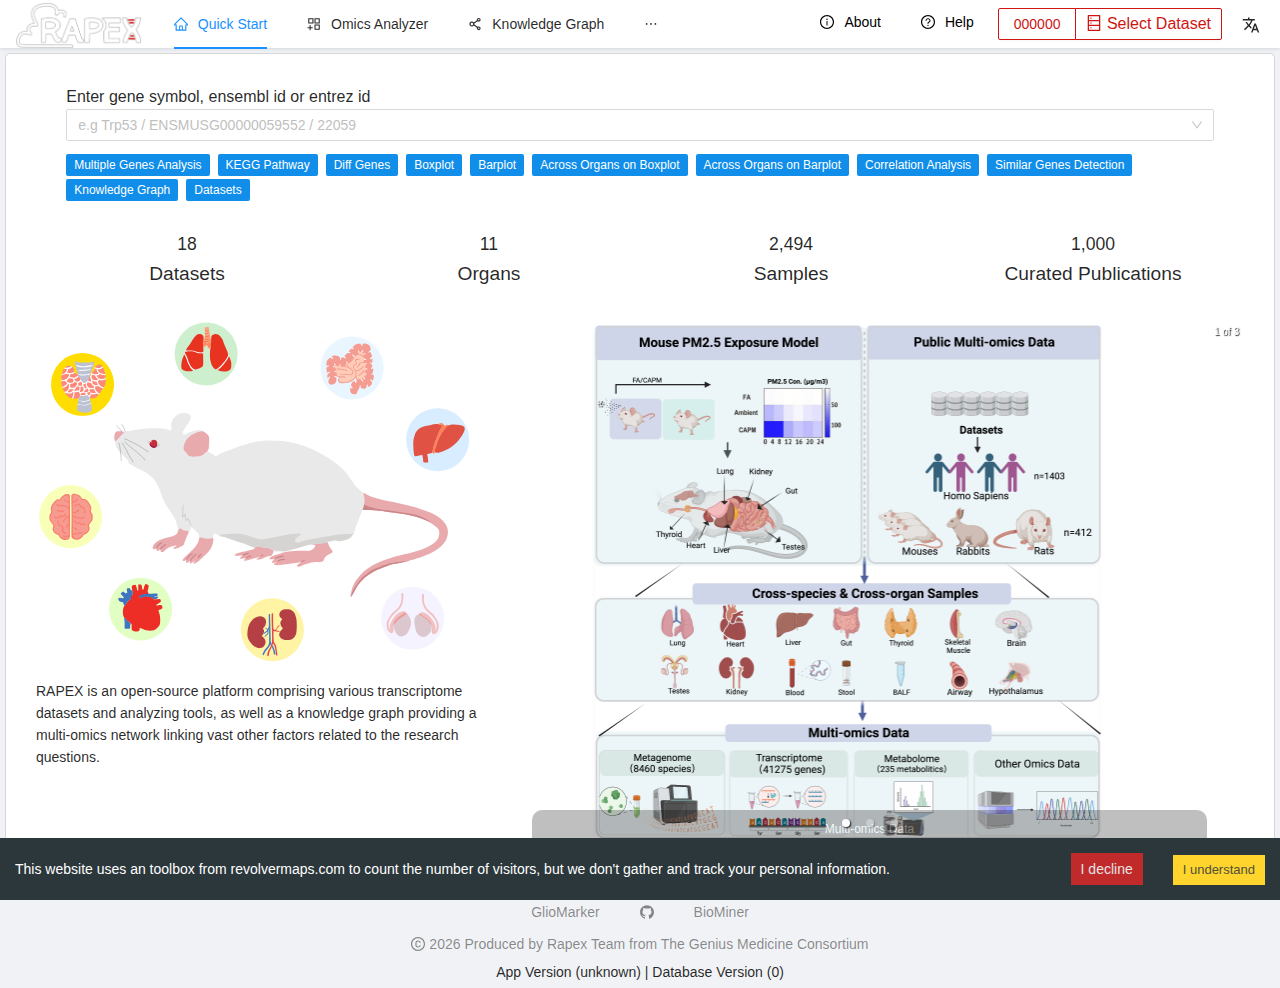
<file: index.html>
<!DOCTYPE html>
<html lang="en">
  <head>
    <meta
      name="Current build time"
      content="Sun Sep 03 2023 20:16:58 GMT-0400 (Eastern Daylight Time)"
    />
    <meta name="Current build branch" content="master" />
    <meta
      name="Current build commit hash"
      content="50b12d61102e23735ea72cb898d2a8d94cb195d6"
    />
    <meta charset="UTF-8" />
    <meta name="theme-color" content="#1890ff" />
    <meta http-equiv="X-UA-Compatible" content="IE=edge" />
    <meta
      name="keywords"
      content="RAPEX, transcriptomics, air pollution, knowledge graph"
    />
    <meta
      name="description"
      content="RAPEX: a webserver for discovering response to air pollutant exposure based on transcriptomics data and knowledge graph."
    />
    <meta
      name="viewport"
      content="width=device-width, initial-scale=1.0, maximum-scale=1.0, user-scalable=0"
    />
    <title> </title>
    <link
      rel="shortcut icon"
      href='{"config":{"hash":true,"history":{"type":"hash"},"antd":{},"dva":{"hmr":true},"favicon":"/gene.png","define":{"ANT_DESIGN_PRO_ONLY_DO_NOT_USE_IN_YOUR_PRODUCTION":"","REACT_APP_ENV":false,"isStatic":"true"},"layout":{"locale":true,"siderWidth":280,"menu":{"defaultOpenAll":true},"navTheme":"light","primaryColor":"#1890ff","layout":"top","contentWidth":"Fluid","fixedHeader":false,"fixSiderbar":true,"colorWeak":false,"title":"","description":"RAPEX: a webserver for discovering response to air pollutant exposure based on transcriptomics data and knowledge graph.","keywords":"RAPEX, transcriptomics, air pollution, knowledge graph","pwa":false,"logo":"/logo.png","iconfontUrl":""},"locale":{"baseNavigator":true,"useLocalStorage":true,"baseSeparator":"-","antd":true,"default":"zh-CN"},"dynamicImport":{"loading":"@ant-design/pro-layout/es/PageLoading"},"targets":{"node":true,"chrome":49,"firefox":64,"safari":10,"edge":13,"ios":10,"ie":11},"routes":[{"path":"/welcome","name":"quick-start","icon":"home","component":"./Welcome","category":"omics-data"},{"path":"/omics-analyzer","name":"omics-analyzer","icon":"appstore-add","component":"./OmicsAnalyzer","category":"omics-data"},{"path":"/knowledge-graph","name":"knowledge-graph","icon":"share-alt","component":"./KnowledgeGraph","category":"knowledge-graph"},{"path":"/knowledge-graph-editor","name":"knowledge-graph-editor","icon":"link","component":"./KnowledgeGraphEditor","category":"knowledge-graph"},{"name":"chatbot","icon":"comment","path":"/chatbot","hideInMenu":true,"component":"./ChatBot"},{"name":"about","icon":"info-circle","path":"/about","hideInMenu":true,"component":"./About"},{"name":"help","icon":"question-circle","path":"/help","hideInMenu":true,"component":"./Help"},{"path":"/","redirect":"/welcome"},{"component":"./404"}],"access":{},"theme":{"root-entry-name":"variable"},"esbuild":{},"title":false,"ignoreMomentLocale":true,"proxy":{"/api":{"target":"http://localhost:3002","changeOrigin":true}},"manifest":{"basePath":"/"},"fastRefresh":{},"runtimePublicPath":true,"openAPI":[{"requestLibPath":"import { request } from &apos;umi&apos;","schemaPath":"http://127.0.0.1:4523/export/openapi?projectId=1645899&amp;version=3.1","projectName":"swagger","mock":false}],"nodeModulesTransform":{"type":"none","exclude":[]},"mfsu":{},"webpack5":{},"exportStatic":{},"alias":{"react-router":"/Users/codespace/Documents/Code/BioMedGPS/rapex/frontend/node_modules/react-router","react-router-dom":"/Users/codespace/Documents/Code/BioMedGPS/rapex/frontend/node_modules/umi/node_modules/react-router-dom","history":"/Users/codespace/Documents/Code/BioMedGPS/rapex/frontend/node_modules/history-with-query"},"analyze":{"analyzerMode":"server","analyzerPort":8888,"openAnalyzer":true,"generateStatsFile":false,"statsFilename":"stats.json","logLevel":"info","defaultSizes":"parsed"},"autoprefixer":{"flexbox":"no-2009"},"base":"/","cssnano":{"mergeRules":false,"minifyFontValues":{"removeQuotes":false}},"devServer":{},"mountElementId":"root","outputPath":"dist","publicPath":"/","ProBlockOption":{"moveMock":true,"moveService":true,"modifyRequest":true,"autoAddMenu":true},"themeConfig":{},"mode":"doc","locales":[["en-US","English"],["zh-CN","中文"]],"resolve":{},"apiParser":{},"request":{"dataField":"data"}},"route":{"path":"/","redirect":"/welcome","exact":true}}'
      type="image/x-icon"
    />
    <link rel="shortcut icon" type="image/x-icon" href="/gene.png" />
    <link rel="stylesheet" href="/umi.e6992b66.css" />
    <script>
      window.routerBase = "/";
    </script>
    <script>
      window.publicPath = window.resourceBaseUrl || "/";
    </script>
    <script>
      //! umi version: 3.5.41
    </script>
  </head>

  <body>
    <noscript>
      <div class="noscript-container">
        Hi there! Please
        <div class="noscript-enableJS">
          <a
            href="https://www.enablejavascript.io/en"
            target="_blank"
            rel="noopener noreferrer"
          >
            <b>enable Javascript</b>
          </a>
        </div>
        in your browser to use !
      </div>
    </noscript>
    <div id="root">
      <style>
        html,
        body,
        #root {
          height: 100%;
          margin: 0;
          padding: 0;
        }

        #root {
          background-repeat: no-repeat;
          background-size: 100% auto;
        }

        .noscript-container {
          display: flex;
          align-content: center;
          justify-content: center;
          margin-top: 90px;
          font-size: 20px;
          font-family: "Lucida Sans", "Lucida Sans Regular", "Lucida Grande",
            "Lucida Sans Unicode", Geneva, Verdana, sans-serif;
        }

        .noscript-enableJS {
          padding-right: 3px;
          padding-left: 3px;
        }

        .page-loading-warp {
          display: flex;
          align-items: center;
          justify-content: center;
          padding: 98px;
        }

        .ant-spin {
          position: absolute;
          display: none;
          -webkit-box-sizing: border-box;
          box-sizing: border-box;
          margin: 0;
          padding: 0;
          color: rgba(0, 0, 0, 0.65);
          color: #1890ff;
          font-size: 14px;
          font-variant: tabular-nums;
          line-height: 1.5;
          text-align: center;
          list-style: none;
          opacity: 0;
          -webkit-transition: -webkit-transform 0.3s
            cubic-bezier(0.78, 0.14, 0.15, 0.86);
          transition: -webkit-transform 0.3s
            cubic-bezier(0.78, 0.14, 0.15, 0.86);
          transition: transform 0.3s cubic-bezier(0.78, 0.14, 0.15, 0.86);
          transition: transform 0.3s cubic-bezier(0.78, 0.14, 0.15, 0.86),
            -webkit-transform 0.3s cubic-bezier(0.78, 0.14, 0.15, 0.86);
          -webkit-font-feature-settings: "tnum";
          font-feature-settings: "tnum";
        }

        .ant-spin-spinning {
          position: static;
          display: inline-block;
          opacity: 1;
        }

        .ant-spin-dot {
          position: relative;
          display: inline-block;
          width: 20px;
          height: 20px;
          font-size: 20px;
        }

        .ant-spin-dot-item {
          position: absolute;
          display: block;
          width: 9px;
          height: 9px;
          background-color: #1890ff;
          border-radius: 100%;
          -webkit-transform: scale(0.75);
          -ms-transform: scale(0.75);
          transform: scale(0.75);
          -webkit-transform-origin: 50% 50%;
          -ms-transform-origin: 50% 50%;
          transform-origin: 50% 50%;
          opacity: 0.3;
          -webkit-animation: antspinmove 1s infinite linear alternate;
          animation: antSpinMove 1s infinite linear alternate;
        }

        .ant-spin-dot-item:nth-child(1) {
          top: 0;
          left: 0;
        }

        .ant-spin-dot-item:nth-child(2) {
          top: 0;
          right: 0;
          -webkit-animation-delay: 0.4s;
          animation-delay: 0.4s;
        }

        .ant-spin-dot-item:nth-child(3) {
          right: 0;
          bottom: 0;
          -webkit-animation-delay: 0.8s;
          animation-delay: 0.8s;
        }

        .ant-spin-dot-item:nth-child(4) {
          bottom: 0;
          left: 0;
          -webkit-animation-delay: 1.2s;
          animation-delay: 1.2s;
        }

        .ant-spin-dot-spin {
          -webkit-transform: rotate(45deg);
          -ms-transform: rotate(45deg);
          transform: rotate(45deg);
          -webkit-animation: antrotate 1.2s infinite linear;
          animation: antRotate 1.2s infinite linear;
        }

        .ant-spin-lg .ant-spin-dot {
          width: 32px;
          height: 32px;
          font-size: 32px;
        }

        .ant-spin-lg .ant-spin-dot i {
          width: 14px;
          height: 14px;
        }

        @media all and (-ms-high-contrast: none), (-ms-high-contrast: active) {
          .ant-spin-blur {
            background: #fff;
            opacity: 0.5;
          }
        }

        @-webkit-keyframes antSpinMove {
          to {
            opacity: 1;
          }
        }

        @keyframes antSpinMove {
          to {
            opacity: 1;
          }
        }

        @-webkit-keyframes antRotate {
          to {
            -webkit-transform: rotate(405deg);
            transform: rotate(405deg);
          }
        }

        @keyframes antRotate {
          to {
            -webkit-transform: rotate(405deg);
            transform: rotate(405deg);
          }
        }
      </style>
      <div
        style="
          display: flex;
          flex-direction: column;
          align-items: center;
          justify-content: center;
          height: 100%;
          min-height: 420px;
        "
      >
        <div class="page-loading-warp" style="flex-direction: column">
          <img src="/logo.png" alt="logo" width="256" />
          <div
            style="
              display: flex;
              align-items: center;
              justify-content: center;
              margin: 20px 0px;
              font-size: 1.5rem;
            "
          ></div>
          <div class="ant-spin ant-spin-lg ant-spin-spinning">
            <span class="ant-spin-dot ant-spin-dot-spin"
              ><i class="ant-spin-dot-item"></i><i class="ant-spin-dot-item"></i
              ><i class="ant-spin-dot-item"></i><i class="ant-spin-dot-item"></i
            ></span>
          </div>
        </div>
      </div>
    </div>
    <script type="">
      const hideHeader = function () {
        // Get the current URL
        var currentUrl = window.location.href;

        // Function to extract query string parameters
        function getParameterByName(name, url) {
          if (!url) url = window.location.href;
          name = name.replace(/[[\]]/g, "\\$&");
          var regex = new RegExp("[?&]" + name + "(=([^&#]*)|&|#|$)"),
            results = regex.exec(url);
          if (!results) return null;
          if (!results[2]) return "";
          return decodeURIComponent(results[2].replace(/\+/g, " "));
        }

        // Check if the "show_header" parameter is present
        var showHeader = getParameterByName("show_header", currentUrl);
        console.log("currentUrl", currentUrl, showHeader);
        if (showHeader === "false") {
          // Create a <style> element
          var styleElement = document.createElement("style");

          // Add your CSS rules inside the <style> element
          styleElement.textContent = `
        .ant-layout-header { display: none; }
        .react-chat-viewerBox { height: 100vh !important; }
        .ant-layout-content { height: 100% !important; }
        .footer-container { display: none; }
        `;

          // Append the <style> element to the <head> section
          document.head.appendChild(styleElement);
        }
      };

      window.addEventListener("load", function () {
        // Function to run after page load
        hideHeader();
      });
    </script>

    <script>
      var __assign =
        (this && this.__assign) ||
        function () {
          __assign =
            Object.assign ||
            function (t) {
              for (var s, i = 1, n = arguments.length; i < n; i++) {
                s = arguments[i];
                for (var p in s)
                  if (Object.prototype.hasOwnProperty.call(s, p)) t[p] = s[p];
              }
              return t;
            };
          return __assign.apply(this, arguments);
        };
      var prevFetch = window.fetch;
      var enableAudit = false;
      var apiDomain = "https://proapi.azurewebsites.net/";
      function urlHasOwnProtocol(url) {
        return (
          url.startsWith("http://") ||
          url.startsWith("https://") ||
          url.startsWith("//")
        );
      }
      var isStaticAsset = function (url) {
        return (
          /.html??S*/g.test(url) ||
          /.js??S*/g.test(url) ||
          /.css??S*/g.test(url)
        );
      };
      function getEntireUrl(url, apiDomain) {
        return !urlHasOwnProtocol(url)
          ? apiDomain + (url.startsWith("/") ? url : "/" + url)
          : url;
      }
      /*
           只处理本身 url 不带协议的请求
            1. 当开启操作审计时，除静态资源请求外所有接口直接走当前域，同时带上相应的头信息
            2. 当未开启操作审计时，请求转换为跨域请求调用
           */
      window.fetch = function (url, options) {
        if (options === void 0) {
          options = {};
        }
        if (!urlHasOwnProtocol(url)) {
          if (enableAudit && !isStaticAsset(url)) {
            // 开启操作审计时带上相应头信息
            var auditOptions = __assign({}, options, {
              headers: __assign({}, options.headers),
            });
            return prevFetch.call(window, url, auditOptions);
          }
          // 未开启操作审计请求以跨域方式发出
          var corsOptions = __assign({}, options, { credentials: "omit" });
          // 发起跨域请求
          var entireUrl = getEntireUrl(url, apiDomain);
          return prevFetch.call(window, entireUrl, corsOptions);
        }
        return prevFetch.call(window, url, options);
      };
    </script>
    <script src="/umi.9fe70427.js"></script>
  </body>
</html>
</file>
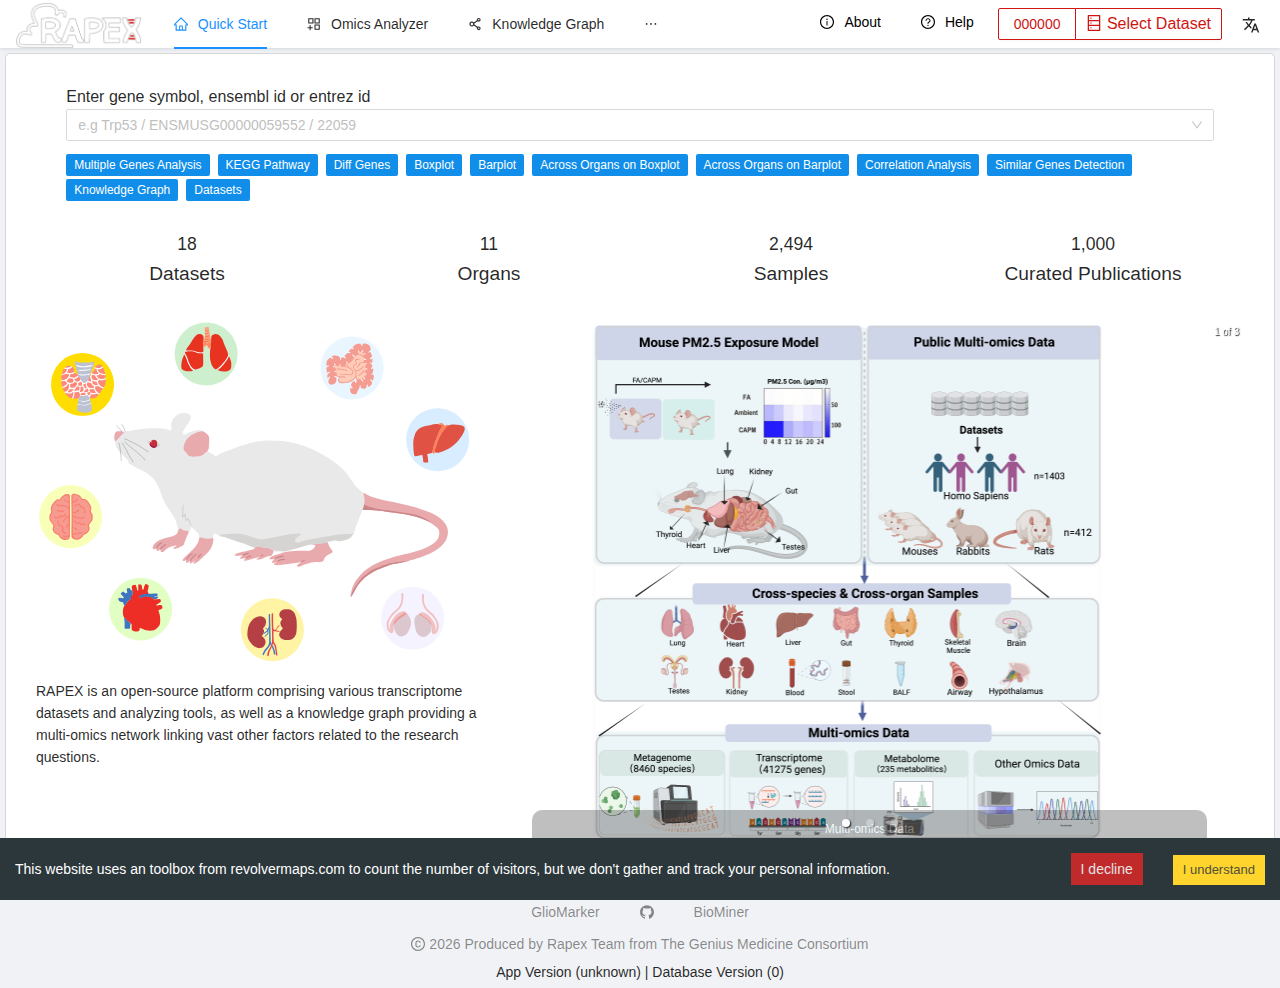
<file: about/index.html>
<!DOCTYPE html>
<html lang="en">
  <head>
    <meta
      name="Current build time"
      content="Sun Sep 03 2023 20:16:58 GMT-0400 (Eastern Daylight Time)"
    />
    <meta name="Current build branch" content="master" />
    <meta
      name="Current build commit hash"
      content="50b12d61102e23735ea72cb898d2a8d94cb195d6"
    />
    <meta charset="UTF-8" />
    <meta name="theme-color" content="#1890ff" />
    <meta http-equiv="X-UA-Compatible" content="IE=edge" />
    <meta
      name="keywords"
      content="RAPEX, transcriptomics, air pollution, knowledge graph"
    />
    <meta
      name="description"
      content="RAPEX: a webserver for discovering response to air pollutant exposure based on transcriptomics data and knowledge graph."
    />
    <meta
      name="viewport"
      content="width=device-width, initial-scale=1.0, maximum-scale=1.0, user-scalable=0"
    />
    <title> </title>
    <link
      rel="shortcut icon"
      href='{"config":{"hash":true,"history":{"type":"hash"},"antd":{},"dva":{"hmr":true},"favicon":"/gene.png","define":{"ANT_DESIGN_PRO_ONLY_DO_NOT_USE_IN_YOUR_PRODUCTION":"","REACT_APP_ENV":false,"isStatic":"true"},"layout":{"locale":true,"siderWidth":280,"menu":{"defaultOpenAll":true},"navTheme":"light","primaryColor":"#1890ff","layout":"top","contentWidth":"Fluid","fixedHeader":false,"fixSiderbar":true,"colorWeak":false,"title":"","description":"RAPEX: a webserver for discovering response to air pollutant exposure based on transcriptomics data and knowledge graph.","keywords":"RAPEX, transcriptomics, air pollution, knowledge graph","pwa":false,"logo":"/logo.png","iconfontUrl":""},"locale":{"baseNavigator":true,"useLocalStorage":true,"baseSeparator":"-","antd":true,"default":"zh-CN"},"dynamicImport":{"loading":"@ant-design/pro-layout/es/PageLoading"},"targets":{"node":true,"chrome":49,"firefox":64,"safari":10,"edge":13,"ios":10,"ie":11},"routes":[{"path":"/welcome","name":"quick-start","icon":"home","component":"./Welcome","category":"omics-data"},{"path":"/omics-analyzer","name":"omics-analyzer","icon":"appstore-add","component":"./OmicsAnalyzer","category":"omics-data"},{"path":"/knowledge-graph","name":"knowledge-graph","icon":"share-alt","component":"./KnowledgeGraph","category":"knowledge-graph"},{"path":"/knowledge-graph-editor","name":"knowledge-graph-editor","icon":"link","component":"./KnowledgeGraphEditor","category":"knowledge-graph"},{"name":"chatbot","icon":"comment","path":"/chatbot","hideInMenu":true,"component":"./ChatBot"},{"name":"about","icon":"info-circle","path":"/about","hideInMenu":true,"component":"./About"},{"name":"help","icon":"question-circle","path":"/help","hideInMenu":true,"component":"./Help"},{"path":"/","redirect":"/welcome"},{"component":"./404"}],"access":{},"theme":{"root-entry-name":"variable"},"esbuild":{},"title":false,"ignoreMomentLocale":true,"proxy":{"/api":{"target":"http://localhost:3002","changeOrigin":true}},"manifest":{"basePath":"/"},"fastRefresh":{},"runtimePublicPath":true,"openAPI":[{"requestLibPath":"import { request } from &apos;umi&apos;","schemaPath":"http://127.0.0.1:4523/export/openapi?projectId=1645899&amp;version=3.1","projectName":"swagger","mock":false}],"nodeModulesTransform":{"type":"none","exclude":[]},"mfsu":{},"webpack5":{},"exportStatic":{},"alias":{"react-router":"/Users/codespace/Documents/Code/BioMedGPS/rapex/frontend/node_modules/react-router","react-router-dom":"/Users/codespace/Documents/Code/BioMedGPS/rapex/frontend/node_modules/umi/node_modules/react-router-dom","history":"/Users/codespace/Documents/Code/BioMedGPS/rapex/frontend/node_modules/history-with-query"},"analyze":{"analyzerMode":"server","analyzerPort":8888,"openAnalyzer":true,"generateStatsFile":false,"statsFilename":"stats.json","logLevel":"info","defaultSizes":"parsed"},"autoprefixer":{"flexbox":"no-2009"},"base":"/","cssnano":{"mergeRules":false,"minifyFontValues":{"removeQuotes":false}},"devServer":{},"mountElementId":"root","outputPath":"dist","publicPath":"/","ProBlockOption":{"moveMock":true,"moveService":true,"modifyRequest":true,"autoAddMenu":true},"themeConfig":{},"mode":"doc","locales":[["en-US","English"],["zh-CN","中文"]],"resolve":{},"apiParser":{},"request":{"dataField":"data"}},"route":{"name":"about","icon":"info-circle","path":"/about","hideInMenu":true,"component":"/Users/codespace/Documents/Code/BioMedGPS/rapex/frontend/src/pages/About","exact":true}}'
      type="image/x-icon"
    />
    <link rel="shortcut icon" type="image/x-icon" href="/gene.png" />
    <link rel="stylesheet" href="/umi.e6992b66.css" />
    <script>
      window.routerBase = "/";
    </script>
    <script>
      window.publicPath = window.resourceBaseUrl || "/";
    </script>
    <script>
      //! umi version: 3.5.41
    </script>
  </head>

  <body>
    <noscript>
      <div class="noscript-container">
        Hi there! Please
        <div class="noscript-enableJS">
          <a
            href="https://www.enablejavascript.io/en"
            target="_blank"
            rel="noopener noreferrer"
          >
            <b>enable Javascript</b>
          </a>
        </div>
        in your browser to use !
      </div>
    </noscript>
    <div id="root">
      <style>
        html,
        body,
        #root {
          height: 100%;
          margin: 0;
          padding: 0;
        }

        #root {
          background-repeat: no-repeat;
          background-size: 100% auto;
        }

        .noscript-container {
          display: flex;
          align-content: center;
          justify-content: center;
          margin-top: 90px;
          font-size: 20px;
          font-family: "Lucida Sans", "Lucida Sans Regular", "Lucida Grande",
            "Lucida Sans Unicode", Geneva, Verdana, sans-serif;
        }

        .noscript-enableJS {
          padding-right: 3px;
          padding-left: 3px;
        }

        .page-loading-warp {
          display: flex;
          align-items: center;
          justify-content: center;
          padding: 98px;
        }

        .ant-spin {
          position: absolute;
          display: none;
          -webkit-box-sizing: border-box;
          box-sizing: border-box;
          margin: 0;
          padding: 0;
          color: rgba(0, 0, 0, 0.65);
          color: #1890ff;
          font-size: 14px;
          font-variant: tabular-nums;
          line-height: 1.5;
          text-align: center;
          list-style: none;
          opacity: 0;
          -webkit-transition: -webkit-transform 0.3s
            cubic-bezier(0.78, 0.14, 0.15, 0.86);
          transition: -webkit-transform 0.3s
            cubic-bezier(0.78, 0.14, 0.15, 0.86);
          transition: transform 0.3s cubic-bezier(0.78, 0.14, 0.15, 0.86);
          transition: transform 0.3s cubic-bezier(0.78, 0.14, 0.15, 0.86),
            -webkit-transform 0.3s cubic-bezier(0.78, 0.14, 0.15, 0.86);
          -webkit-font-feature-settings: "tnum";
          font-feature-settings: "tnum";
        }

        .ant-spin-spinning {
          position: static;
          display: inline-block;
          opacity: 1;
        }

        .ant-spin-dot {
          position: relative;
          display: inline-block;
          width: 20px;
          height: 20px;
          font-size: 20px;
        }

        .ant-spin-dot-item {
          position: absolute;
          display: block;
          width: 9px;
          height: 9px;
          background-color: #1890ff;
          border-radius: 100%;
          -webkit-transform: scale(0.75);
          -ms-transform: scale(0.75);
          transform: scale(0.75);
          -webkit-transform-origin: 50% 50%;
          -ms-transform-origin: 50% 50%;
          transform-origin: 50% 50%;
          opacity: 0.3;
          -webkit-animation: antspinmove 1s infinite linear alternate;
          animation: antSpinMove 1s infinite linear alternate;
        }

        .ant-spin-dot-item:nth-child(1) {
          top: 0;
          left: 0;
        }

        .ant-spin-dot-item:nth-child(2) {
          top: 0;
          right: 0;
          -webkit-animation-delay: 0.4s;
          animation-delay: 0.4s;
        }

        .ant-spin-dot-item:nth-child(3) {
          right: 0;
          bottom: 0;
          -webkit-animation-delay: 0.8s;
          animation-delay: 0.8s;
        }

        .ant-spin-dot-item:nth-child(4) {
          bottom: 0;
          left: 0;
          -webkit-animation-delay: 1.2s;
          animation-delay: 1.2s;
        }

        .ant-spin-dot-spin {
          -webkit-transform: rotate(45deg);
          -ms-transform: rotate(45deg);
          transform: rotate(45deg);
          -webkit-animation: antrotate 1.2s infinite linear;
          animation: antRotate 1.2s infinite linear;
        }

        .ant-spin-lg .ant-spin-dot {
          width: 32px;
          height: 32px;
          font-size: 32px;
        }

        .ant-spin-lg .ant-spin-dot i {
          width: 14px;
          height: 14px;
        }

        @media all and (-ms-high-contrast: none), (-ms-high-contrast: active) {
          .ant-spin-blur {
            background: #fff;
            opacity: 0.5;
          }
        }

        @-webkit-keyframes antSpinMove {
          to {
            opacity: 1;
          }
        }

        @keyframes antSpinMove {
          to {
            opacity: 1;
          }
        }

        @-webkit-keyframes antRotate {
          to {
            -webkit-transform: rotate(405deg);
            transform: rotate(405deg);
          }
        }

        @keyframes antRotate {
          to {
            -webkit-transform: rotate(405deg);
            transform: rotate(405deg);
          }
        }
      </style>
      <div
        style="
          display: flex;
          flex-direction: column;
          align-items: center;
          justify-content: center;
          height: 100%;
          min-height: 420px;
        "
      >
        <div class="page-loading-warp" style="flex-direction: column">
          <img src="/logo.png" alt="logo" width="256" />
          <div
            style="
              display: flex;
              align-items: center;
              justify-content: center;
              margin: 20px 0px;
              font-size: 1.5rem;
            "
          ></div>
          <div class="ant-spin ant-spin-lg ant-spin-spinning">
            <span class="ant-spin-dot ant-spin-dot-spin"
              ><i class="ant-spin-dot-item"></i><i class="ant-spin-dot-item"></i
              ><i class="ant-spin-dot-item"></i><i class="ant-spin-dot-item"></i
            ></span>
          </div>
        </div>
      </div>
    </div>
    <script type="">
      const hideHeader = function () {
        // Get the current URL
        var currentUrl = window.location.href;

        // Function to extract query string parameters
        function getParameterByName(name, url) {
          if (!url) url = window.location.href;
          name = name.replace(/[[\]]/g, "\\$&");
          var regex = new RegExp("[?&]" + name + "(=([^&#]*)|&|#|$)"),
            results = regex.exec(url);
          if (!results) return null;
          if (!results[2]) return "";
          return decodeURIComponent(results[2].replace(/\+/g, " "));
        }

        // Check if the "show_header" parameter is present
        var showHeader = getParameterByName("show_header", currentUrl);
        console.log("currentUrl", currentUrl, showHeader);
        if (showHeader === "false") {
          // Create a <style> element
          var styleElement = document.createElement("style");

          // Add your CSS rules inside the <style> element
          styleElement.textContent = `
        .ant-layout-header { display: none; }
        .react-chat-viewerBox { height: 100vh !important; }
        .ant-layout-content { height: 100% !important; }
        .footer-container { display: none; }
        `;

          // Append the <style> element to the <head> section
          document.head.appendChild(styleElement);
        }
      };

      window.addEventListener("load", function () {
        // Function to run after page load
        hideHeader();
      });
    </script>

    <script>
      var __assign =
        (this && this.__assign) ||
        function () {
          __assign =
            Object.assign ||
            function (t) {
              for (var s, i = 1, n = arguments.length; i < n; i++) {
                s = arguments[i];
                for (var p in s)
                  if (Object.prototype.hasOwnProperty.call(s, p)) t[p] = s[p];
              }
              return t;
            };
          return __assign.apply(this, arguments);
        };
      var prevFetch = window.fetch;
      var enableAudit = false;
      var apiDomain = "https://proapi.azurewebsites.net/";
      function urlHasOwnProtocol(url) {
        return (
          url.startsWith("http://") ||
          url.startsWith("https://") ||
          url.startsWith("//")
        );
      }
      var isStaticAsset = function (url) {
        return (
          /.html??S*/g.test(url) ||
          /.js??S*/g.test(url) ||
          /.css??S*/g.test(url)
        );
      };
      function getEntireUrl(url, apiDomain) {
        return !urlHasOwnProtocol(url)
          ? apiDomain + (url.startsWith("/") ? url : "/" + url)
          : url;
      }
      /*
           只处理本身 url 不带协议的请求
            1. 当开启操作审计时，除静态资源请求外所有接口直接走当前域，同时带上相应的头信息
            2. 当未开启操作审计时，请求转换为跨域请求调用
           */
      window.fetch = function (url, options) {
        if (options === void 0) {
          options = {};
        }
        if (!urlHasOwnProtocol(url)) {
          if (enableAudit && !isStaticAsset(url)) {
            // 开启操作审计时带上相应头信息
            var auditOptions = __assign({}, options, {
              headers: __assign({}, options.headers),
            });
            return prevFetch.call(window, url, auditOptions);
          }
          // 未开启操作审计请求以跨域方式发出
          var corsOptions = __assign({}, options, { credentials: "omit" });
          // 发起跨域请求
          var entireUrl = getEntireUrl(url, apiDomain);
          return prevFetch.call(window, entireUrl, corsOptions);
        }
        return prevFetch.call(window, url, options);
      };
    </script>
    <script src="/umi.9fe70427.js"></script>
  </body>
</html>
</file>
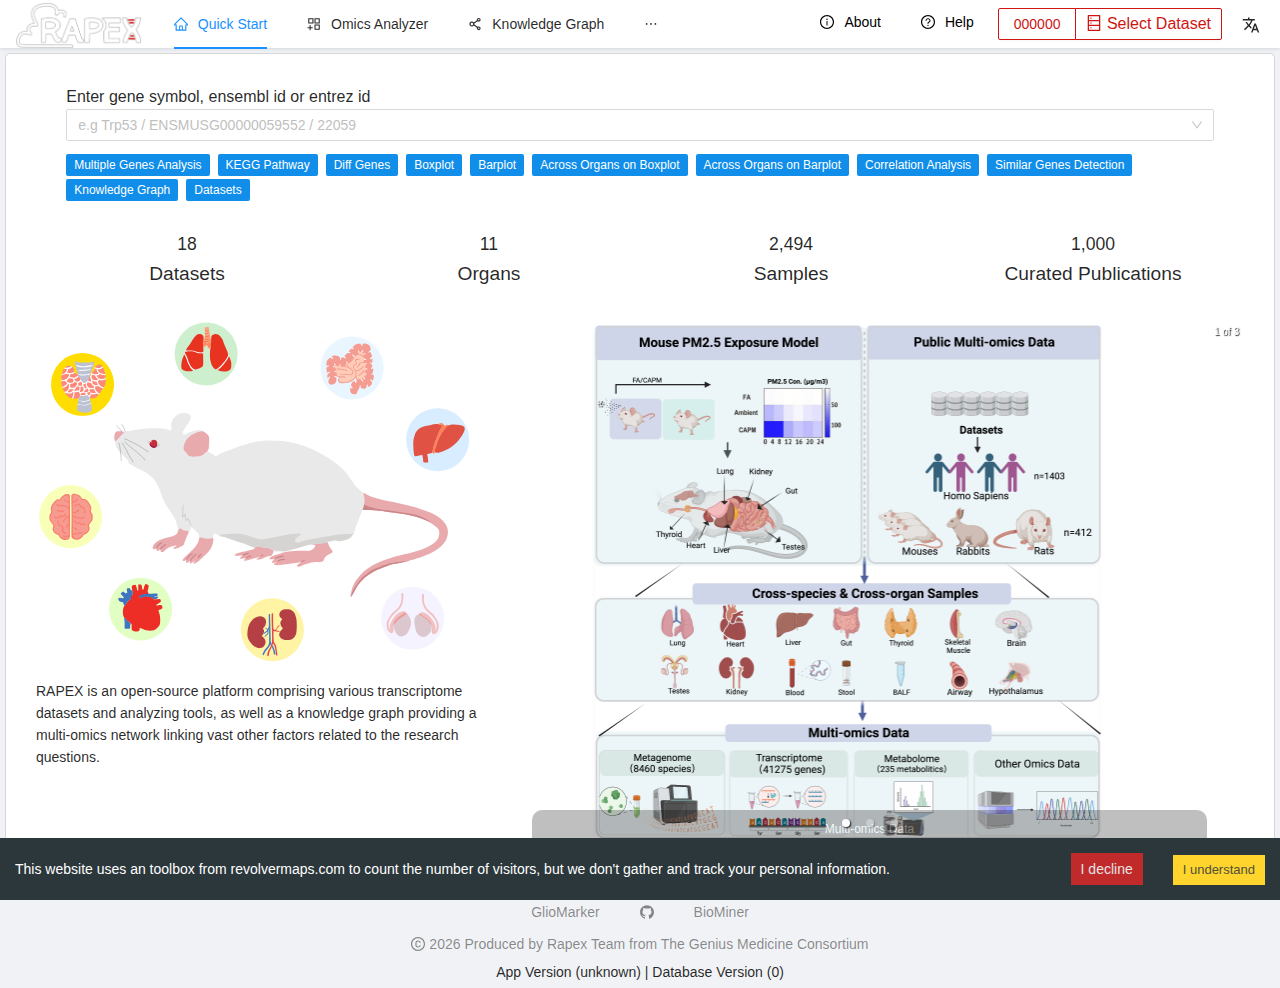
<file: chatbot/index.html>
<!DOCTYPE html>
<html lang="en">
  <head>
    <meta
      name="Current build time"
      content="Sun Sep 03 2023 20:16:58 GMT-0400 (Eastern Daylight Time)"
    />
    <meta name="Current build branch" content="master" />
    <meta
      name="Current build commit hash"
      content="50b12d61102e23735ea72cb898d2a8d94cb195d6"
    />
    <meta charset="UTF-8" />
    <meta name="theme-color" content="#1890ff" />
    <meta http-equiv="X-UA-Compatible" content="IE=edge" />
    <meta
      name="keywords"
      content="RAPEX, transcriptomics, air pollution, knowledge graph"
    />
    <meta
      name="description"
      content="RAPEX: a webserver for discovering response to air pollutant exposure based on transcriptomics data and knowledge graph."
    />
    <meta
      name="viewport"
      content="width=device-width, initial-scale=1.0, maximum-scale=1.0, user-scalable=0"
    />
    <title> </title>
    <link
      rel="shortcut icon"
      href='{"config":{"hash":true,"history":{"type":"hash"},"antd":{},"dva":{"hmr":true},"favicon":"/gene.png","define":{"ANT_DESIGN_PRO_ONLY_DO_NOT_USE_IN_YOUR_PRODUCTION":"","REACT_APP_ENV":false,"isStatic":"true"},"layout":{"locale":true,"siderWidth":280,"menu":{"defaultOpenAll":true},"navTheme":"light","primaryColor":"#1890ff","layout":"top","contentWidth":"Fluid","fixedHeader":false,"fixSiderbar":true,"colorWeak":false,"title":"","description":"RAPEX: a webserver for discovering response to air pollutant exposure based on transcriptomics data and knowledge graph.","keywords":"RAPEX, transcriptomics, air pollution, knowledge graph","pwa":false,"logo":"/logo.png","iconfontUrl":""},"locale":{"baseNavigator":true,"useLocalStorage":true,"baseSeparator":"-","antd":true,"default":"zh-CN"},"dynamicImport":{"loading":"@ant-design/pro-layout/es/PageLoading"},"targets":{"node":true,"chrome":49,"firefox":64,"safari":10,"edge":13,"ios":10,"ie":11},"routes":[{"path":"/welcome","name":"quick-start","icon":"home","component":"./Welcome","category":"omics-data"},{"path":"/omics-analyzer","name":"omics-analyzer","icon":"appstore-add","component":"./OmicsAnalyzer","category":"omics-data"},{"path":"/knowledge-graph","name":"knowledge-graph","icon":"share-alt","component":"./KnowledgeGraph","category":"knowledge-graph"},{"path":"/knowledge-graph-editor","name":"knowledge-graph-editor","icon":"link","component":"./KnowledgeGraphEditor","category":"knowledge-graph"},{"name":"chatbot","icon":"comment","path":"/chatbot","hideInMenu":true,"component":"./ChatBot"},{"name":"about","icon":"info-circle","path":"/about","hideInMenu":true,"component":"./About"},{"name":"help","icon":"question-circle","path":"/help","hideInMenu":true,"component":"./Help"},{"path":"/","redirect":"/welcome"},{"component":"./404"}],"access":{},"theme":{"root-entry-name":"variable"},"esbuild":{},"title":false,"ignoreMomentLocale":true,"proxy":{"/api":{"target":"http://localhost:3002","changeOrigin":true}},"manifest":{"basePath":"/"},"fastRefresh":{},"runtimePublicPath":true,"openAPI":[{"requestLibPath":"import { request } from &apos;umi&apos;","schemaPath":"http://127.0.0.1:4523/export/openapi?projectId=1645899&amp;version=3.1","projectName":"swagger","mock":false}],"nodeModulesTransform":{"type":"none","exclude":[]},"mfsu":{},"webpack5":{},"exportStatic":{},"alias":{"react-router":"/Users/codespace/Documents/Code/BioMedGPS/rapex/frontend/node_modules/react-router","react-router-dom":"/Users/codespace/Documents/Code/BioMedGPS/rapex/frontend/node_modules/umi/node_modules/react-router-dom","history":"/Users/codespace/Documents/Code/BioMedGPS/rapex/frontend/node_modules/history-with-query"},"analyze":{"analyzerMode":"server","analyzerPort":8888,"openAnalyzer":true,"generateStatsFile":false,"statsFilename":"stats.json","logLevel":"info","defaultSizes":"parsed"},"autoprefixer":{"flexbox":"no-2009"},"base":"/","cssnano":{"mergeRules":false,"minifyFontValues":{"removeQuotes":false}},"devServer":{},"mountElementId":"root","outputPath":"dist","publicPath":"/","ProBlockOption":{"moveMock":true,"moveService":true,"modifyRequest":true,"autoAddMenu":true},"themeConfig":{},"mode":"doc","locales":[["en-US","English"],["zh-CN","中文"]],"resolve":{},"apiParser":{},"request":{"dataField":"data"}},"route":{"name":"chatbot","icon":"comment","path":"/chatbot","hideInMenu":true,"component":"/Users/codespace/Documents/Code/BioMedGPS/rapex/frontend/src/pages/ChatBot","exact":true}}'
      type="image/x-icon"
    />
    <link rel="shortcut icon" type="image/x-icon" href="/gene.png" />
    <link rel="stylesheet" href="/umi.e6992b66.css" />
    <script>
      window.routerBase = "/";
    </script>
    <script>
      window.publicPath = window.resourceBaseUrl || "/";
    </script>
    <script>
      //! umi version: 3.5.41
    </script>
  </head>

  <body>
    <noscript>
      <div class="noscript-container">
        Hi there! Please
        <div class="noscript-enableJS">
          <a
            href="https://www.enablejavascript.io/en"
            target="_blank"
            rel="noopener noreferrer"
          >
            <b>enable Javascript</b>
          </a>
        </div>
        in your browser to use !
      </div>
    </noscript>
    <div id="root">
      <style>
        html,
        body,
        #root {
          height: 100%;
          margin: 0;
          padding: 0;
        }

        #root {
          background-repeat: no-repeat;
          background-size: 100% auto;
        }

        .noscript-container {
          display: flex;
          align-content: center;
          justify-content: center;
          margin-top: 90px;
          font-size: 20px;
          font-family: "Lucida Sans", "Lucida Sans Regular", "Lucida Grande",
            "Lucida Sans Unicode", Geneva, Verdana, sans-serif;
        }

        .noscript-enableJS {
          padding-right: 3px;
          padding-left: 3px;
        }

        .page-loading-warp {
          display: flex;
          align-items: center;
          justify-content: center;
          padding: 98px;
        }

        .ant-spin {
          position: absolute;
          display: none;
          -webkit-box-sizing: border-box;
          box-sizing: border-box;
          margin: 0;
          padding: 0;
          color: rgba(0, 0, 0, 0.65);
          color: #1890ff;
          font-size: 14px;
          font-variant: tabular-nums;
          line-height: 1.5;
          text-align: center;
          list-style: none;
          opacity: 0;
          -webkit-transition: -webkit-transform 0.3s
            cubic-bezier(0.78, 0.14, 0.15, 0.86);
          transition: -webkit-transform 0.3s
            cubic-bezier(0.78, 0.14, 0.15, 0.86);
          transition: transform 0.3s cubic-bezier(0.78, 0.14, 0.15, 0.86);
          transition: transform 0.3s cubic-bezier(0.78, 0.14, 0.15, 0.86),
            -webkit-transform 0.3s cubic-bezier(0.78, 0.14, 0.15, 0.86);
          -webkit-font-feature-settings: "tnum";
          font-feature-settings: "tnum";
        }

        .ant-spin-spinning {
          position: static;
          display: inline-block;
          opacity: 1;
        }

        .ant-spin-dot {
          position: relative;
          display: inline-block;
          width: 20px;
          height: 20px;
          font-size: 20px;
        }

        .ant-spin-dot-item {
          position: absolute;
          display: block;
          width: 9px;
          height: 9px;
          background-color: #1890ff;
          border-radius: 100%;
          -webkit-transform: scale(0.75);
          -ms-transform: scale(0.75);
          transform: scale(0.75);
          -webkit-transform-origin: 50% 50%;
          -ms-transform-origin: 50% 50%;
          transform-origin: 50% 50%;
          opacity: 0.3;
          -webkit-animation: antspinmove 1s infinite linear alternate;
          animation: antSpinMove 1s infinite linear alternate;
        }

        .ant-spin-dot-item:nth-child(1) {
          top: 0;
          left: 0;
        }

        .ant-spin-dot-item:nth-child(2) {
          top: 0;
          right: 0;
          -webkit-animation-delay: 0.4s;
          animation-delay: 0.4s;
        }

        .ant-spin-dot-item:nth-child(3) {
          right: 0;
          bottom: 0;
          -webkit-animation-delay: 0.8s;
          animation-delay: 0.8s;
        }

        .ant-spin-dot-item:nth-child(4) {
          bottom: 0;
          left: 0;
          -webkit-animation-delay: 1.2s;
          animation-delay: 1.2s;
        }

        .ant-spin-dot-spin {
          -webkit-transform: rotate(45deg);
          -ms-transform: rotate(45deg);
          transform: rotate(45deg);
          -webkit-animation: antrotate 1.2s infinite linear;
          animation: antRotate 1.2s infinite linear;
        }

        .ant-spin-lg .ant-spin-dot {
          width: 32px;
          height: 32px;
          font-size: 32px;
        }

        .ant-spin-lg .ant-spin-dot i {
          width: 14px;
          height: 14px;
        }

        @media all and (-ms-high-contrast: none), (-ms-high-contrast: active) {
          .ant-spin-blur {
            background: #fff;
            opacity: 0.5;
          }
        }

        @-webkit-keyframes antSpinMove {
          to {
            opacity: 1;
          }
        }

        @keyframes antSpinMove {
          to {
            opacity: 1;
          }
        }

        @-webkit-keyframes antRotate {
          to {
            -webkit-transform: rotate(405deg);
            transform: rotate(405deg);
          }
        }

        @keyframes antRotate {
          to {
            -webkit-transform: rotate(405deg);
            transform: rotate(405deg);
          }
        }
      </style>
      <div
        style="
          display: flex;
          flex-direction: column;
          align-items: center;
          justify-content: center;
          height: 100%;
          min-height: 420px;
        "
      >
        <div class="page-loading-warp" style="flex-direction: column">
          <img src="/logo.png" alt="logo" width="256" />
          <div
            style="
              display: flex;
              align-items: center;
              justify-content: center;
              margin: 20px 0px;
              font-size: 1.5rem;
            "
          ></div>
          <div class="ant-spin ant-spin-lg ant-spin-spinning">
            <span class="ant-spin-dot ant-spin-dot-spin"
              ><i class="ant-spin-dot-item"></i><i class="ant-spin-dot-item"></i
              ><i class="ant-spin-dot-item"></i><i class="ant-spin-dot-item"></i
            ></span>
          </div>
        </div>
      </div>
    </div>
    <script type="">
      const hideHeader = function () {
        // Get the current URL
        var currentUrl = window.location.href;

        // Function to extract query string parameters
        function getParameterByName(name, url) {
          if (!url) url = window.location.href;
          name = name.replace(/[[\]]/g, "\\$&");
          var regex = new RegExp("[?&]" + name + "(=([^&#]*)|&|#|$)"),
            results = regex.exec(url);
          if (!results) return null;
          if (!results[2]) return "";
          return decodeURIComponent(results[2].replace(/\+/g, " "));
        }

        // Check if the "show_header" parameter is present
        var showHeader = getParameterByName("show_header", currentUrl);
        console.log("currentUrl", currentUrl, showHeader);
        if (showHeader === "false") {
          // Create a <style> element
          var styleElement = document.createElement("style");

          // Add your CSS rules inside the <style> element
          styleElement.textContent = `
        .ant-layout-header { display: none; }
        .react-chat-viewerBox { height: 100vh !important; }
        .ant-layout-content { height: 100% !important; }
        .footer-container { display: none; }
        `;

          // Append the <style> element to the <head> section
          document.head.appendChild(styleElement);
        }
      };

      window.addEventListener("load", function () {
        // Function to run after page load
        hideHeader();
      });
    </script>

    <script>
      var __assign =
        (this && this.__assign) ||
        function () {
          __assign =
            Object.assign ||
            function (t) {
              for (var s, i = 1, n = arguments.length; i < n; i++) {
                s = arguments[i];
                for (var p in s)
                  if (Object.prototype.hasOwnProperty.call(s, p)) t[p] = s[p];
              }
              return t;
            };
          return __assign.apply(this, arguments);
        };
      var prevFetch = window.fetch;
      var enableAudit = false;
      var apiDomain = "https://proapi.azurewebsites.net/";
      function urlHasOwnProtocol(url) {
        return (
          url.startsWith("http://") ||
          url.startsWith("https://") ||
          url.startsWith("//")
        );
      }
      var isStaticAsset = function (url) {
        return (
          /.html??S*/g.test(url) ||
          /.js??S*/g.test(url) ||
          /.css??S*/g.test(url)
        );
      };
      function getEntireUrl(url, apiDomain) {
        return !urlHasOwnProtocol(url)
          ? apiDomain + (url.startsWith("/") ? url : "/" + url)
          : url;
      }
      /*
           只处理本身 url 不带协议的请求
            1. 当开启操作审计时，除静态资源请求外所有接口直接走当前域，同时带上相应的头信息
            2. 当未开启操作审计时，请求转换为跨域请求调用
           */
      window.fetch = function (url, options) {
        if (options === void 0) {
          options = {};
        }
        if (!urlHasOwnProtocol(url)) {
          if (enableAudit && !isStaticAsset(url)) {
            // 开启操作审计时带上相应头信息
            var auditOptions = __assign({}, options, {
              headers: __assign({}, options.headers),
            });
            return prevFetch.call(window, url, auditOptions);
          }
          // 未开启操作审计请求以跨域方式发出
          var corsOptions = __assign({}, options, { credentials: "omit" });
          // 发起跨域请求
          var entireUrl = getEntireUrl(url, apiDomain);
          return prevFetch.call(window, entireUrl, corsOptions);
        }
        return prevFetch.call(window, url, options);
      };
    </script>
    <script src="/umi.9fe70427.js"></script>
  </body>
</html>
</file>
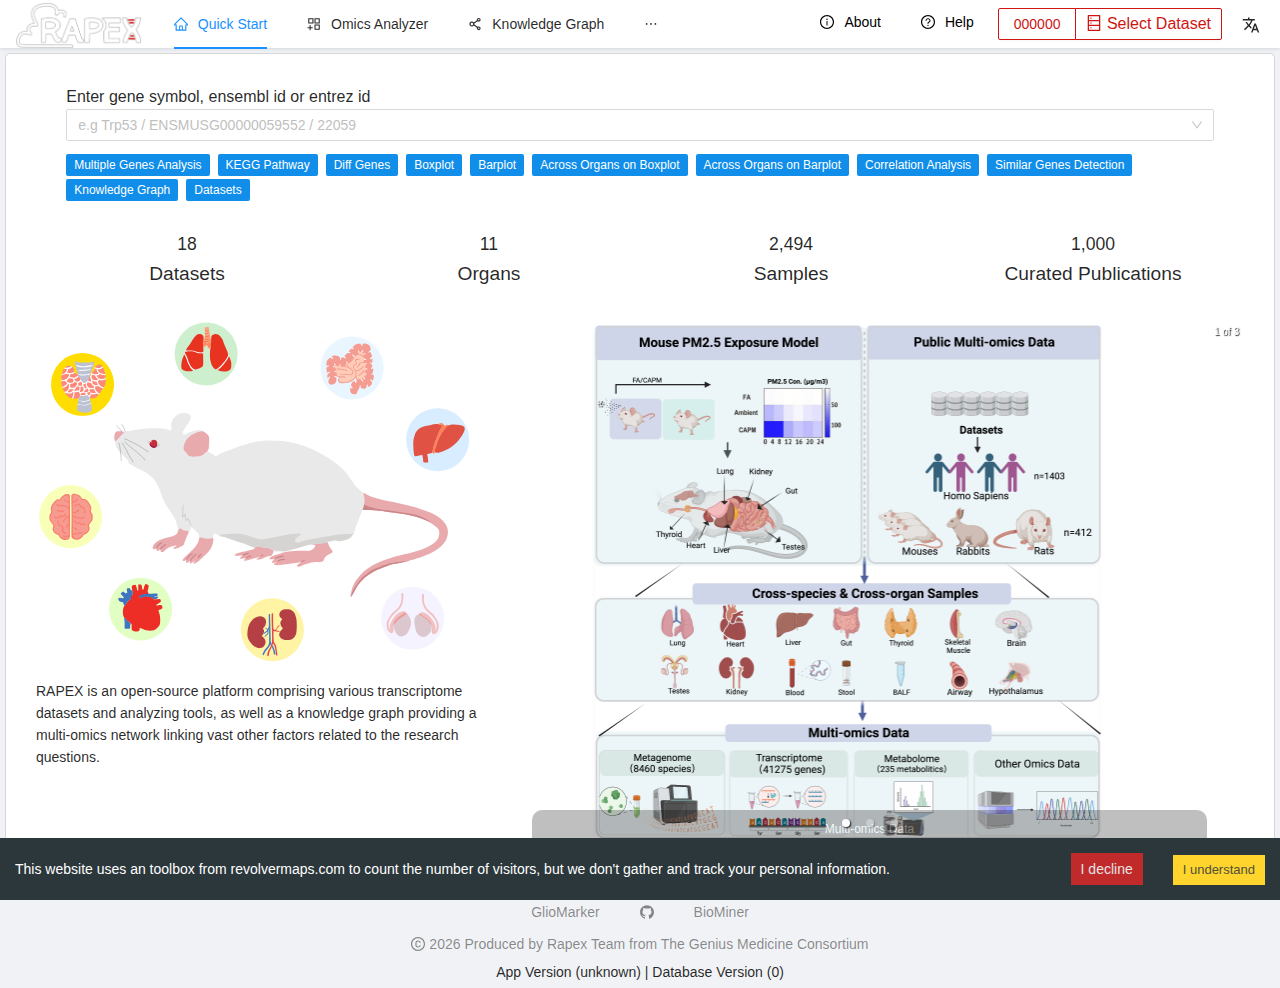
<file: help/index.html>
<!DOCTYPE html>
<html lang="en">
  <head>
    <meta
      name="Current build time"
      content="Sun Sep 03 2023 20:16:58 GMT-0400 (Eastern Daylight Time)"
    />
    <meta name="Current build branch" content="master" />
    <meta
      name="Current build commit hash"
      content="50b12d61102e23735ea72cb898d2a8d94cb195d6"
    />
    <meta charset="UTF-8" />
    <meta name="theme-color" content="#1890ff" />
    <meta http-equiv="X-UA-Compatible" content="IE=edge" />
    <meta
      name="keywords"
      content="RAPEX, transcriptomics, air pollution, knowledge graph"
    />
    <meta
      name="description"
      content="RAPEX: a webserver for discovering response to air pollutant exposure based on transcriptomics data and knowledge graph."
    />
    <meta
      name="viewport"
      content="width=device-width, initial-scale=1.0, maximum-scale=1.0, user-scalable=0"
    />
    <title> </title>
    <link
      rel="shortcut icon"
      href='{"config":{"hash":true,"history":{"type":"hash"},"antd":{},"dva":{"hmr":true},"favicon":"/gene.png","define":{"ANT_DESIGN_PRO_ONLY_DO_NOT_USE_IN_YOUR_PRODUCTION":"","REACT_APP_ENV":false,"isStatic":"true"},"layout":{"locale":true,"siderWidth":280,"menu":{"defaultOpenAll":true},"navTheme":"light","primaryColor":"#1890ff","layout":"top","contentWidth":"Fluid","fixedHeader":false,"fixSiderbar":true,"colorWeak":false,"title":"","description":"RAPEX: a webserver for discovering response to air pollutant exposure based on transcriptomics data and knowledge graph.","keywords":"RAPEX, transcriptomics, air pollution, knowledge graph","pwa":false,"logo":"/logo.png","iconfontUrl":""},"locale":{"baseNavigator":true,"useLocalStorage":true,"baseSeparator":"-","antd":true,"default":"zh-CN"},"dynamicImport":{"loading":"@ant-design/pro-layout/es/PageLoading"},"targets":{"node":true,"chrome":49,"firefox":64,"safari":10,"edge":13,"ios":10,"ie":11},"routes":[{"path":"/welcome","name":"quick-start","icon":"home","component":"./Welcome","category":"omics-data"},{"path":"/omics-analyzer","name":"omics-analyzer","icon":"appstore-add","component":"./OmicsAnalyzer","category":"omics-data"},{"path":"/knowledge-graph","name":"knowledge-graph","icon":"share-alt","component":"./KnowledgeGraph","category":"knowledge-graph"},{"path":"/knowledge-graph-editor","name":"knowledge-graph-editor","icon":"link","component":"./KnowledgeGraphEditor","category":"knowledge-graph"},{"name":"chatbot","icon":"comment","path":"/chatbot","hideInMenu":true,"component":"./ChatBot"},{"name":"about","icon":"info-circle","path":"/about","hideInMenu":true,"component":"./About"},{"name":"help","icon":"question-circle","path":"/help","hideInMenu":true,"component":"./Help"},{"path":"/","redirect":"/welcome"},{"component":"./404"}],"access":{},"theme":{"root-entry-name":"variable"},"esbuild":{},"title":false,"ignoreMomentLocale":true,"proxy":{"/api":{"target":"http://localhost:3002","changeOrigin":true}},"manifest":{"basePath":"/"},"fastRefresh":{},"runtimePublicPath":true,"openAPI":[{"requestLibPath":"import { request } from &apos;umi&apos;","schemaPath":"http://127.0.0.1:4523/export/openapi?projectId=1645899&amp;version=3.1","projectName":"swagger","mock":false}],"nodeModulesTransform":{"type":"none","exclude":[]},"mfsu":{},"webpack5":{},"exportStatic":{},"alias":{"react-router":"/Users/codespace/Documents/Code/BioMedGPS/rapex/frontend/node_modules/react-router","react-router-dom":"/Users/codespace/Documents/Code/BioMedGPS/rapex/frontend/node_modules/umi/node_modules/react-router-dom","history":"/Users/codespace/Documents/Code/BioMedGPS/rapex/frontend/node_modules/history-with-query"},"analyze":{"analyzerMode":"server","analyzerPort":8888,"openAnalyzer":true,"generateStatsFile":false,"statsFilename":"stats.json","logLevel":"info","defaultSizes":"parsed"},"autoprefixer":{"flexbox":"no-2009"},"base":"/","cssnano":{"mergeRules":false,"minifyFontValues":{"removeQuotes":false}},"devServer":{},"mountElementId":"root","outputPath":"dist","publicPath":"/","ProBlockOption":{"moveMock":true,"moveService":true,"modifyRequest":true,"autoAddMenu":true},"themeConfig":{},"mode":"doc","locales":[["en-US","English"],["zh-CN","中文"]],"resolve":{},"apiParser":{},"request":{"dataField":"data"}},"route":{"name":"help","icon":"question-circle","path":"/help","hideInMenu":true,"component":"/Users/codespace/Documents/Code/BioMedGPS/rapex/frontend/src/pages/Help","exact":true}}'
      type="image/x-icon"
    />
    <link rel="shortcut icon" type="image/x-icon" href="/gene.png" />
    <link rel="stylesheet" href="/umi.e6992b66.css" />
    <script>
      window.routerBase = "/";
    </script>
    <script>
      window.publicPath = window.resourceBaseUrl || "/";
    </script>
    <script>
      //! umi version: 3.5.41
    </script>
  </head>

  <body>
    <noscript>
      <div class="noscript-container">
        Hi there! Please
        <div class="noscript-enableJS">
          <a
            href="https://www.enablejavascript.io/en"
            target="_blank"
            rel="noopener noreferrer"
          >
            <b>enable Javascript</b>
          </a>
        </div>
        in your browser to use !
      </div>
    </noscript>
    <div id="root">
      <style>
        html,
        body,
        #root {
          height: 100%;
          margin: 0;
          padding: 0;
        }

        #root {
          background-repeat: no-repeat;
          background-size: 100% auto;
        }

        .noscript-container {
          display: flex;
          align-content: center;
          justify-content: center;
          margin-top: 90px;
          font-size: 20px;
          font-family: "Lucida Sans", "Lucida Sans Regular", "Lucida Grande",
            "Lucida Sans Unicode", Geneva, Verdana, sans-serif;
        }

        .noscript-enableJS {
          padding-right: 3px;
          padding-left: 3px;
        }

        .page-loading-warp {
          display: flex;
          align-items: center;
          justify-content: center;
          padding: 98px;
        }

        .ant-spin {
          position: absolute;
          display: none;
          -webkit-box-sizing: border-box;
          box-sizing: border-box;
          margin: 0;
          padding: 0;
          color: rgba(0, 0, 0, 0.65);
          color: #1890ff;
          font-size: 14px;
          font-variant: tabular-nums;
          line-height: 1.5;
          text-align: center;
          list-style: none;
          opacity: 0;
          -webkit-transition: -webkit-transform 0.3s
            cubic-bezier(0.78, 0.14, 0.15, 0.86);
          transition: -webkit-transform 0.3s
            cubic-bezier(0.78, 0.14, 0.15, 0.86);
          transition: transform 0.3s cubic-bezier(0.78, 0.14, 0.15, 0.86);
          transition: transform 0.3s cubic-bezier(0.78, 0.14, 0.15, 0.86),
            -webkit-transform 0.3s cubic-bezier(0.78, 0.14, 0.15, 0.86);
          -webkit-font-feature-settings: "tnum";
          font-feature-settings: "tnum";
        }

        .ant-spin-spinning {
          position: static;
          display: inline-block;
          opacity: 1;
        }

        .ant-spin-dot {
          position: relative;
          display: inline-block;
          width: 20px;
          height: 20px;
          font-size: 20px;
        }

        .ant-spin-dot-item {
          position: absolute;
          display: block;
          width: 9px;
          height: 9px;
          background-color: #1890ff;
          border-radius: 100%;
          -webkit-transform: scale(0.75);
          -ms-transform: scale(0.75);
          transform: scale(0.75);
          -webkit-transform-origin: 50% 50%;
          -ms-transform-origin: 50% 50%;
          transform-origin: 50% 50%;
          opacity: 0.3;
          -webkit-animation: antspinmove 1s infinite linear alternate;
          animation: antSpinMove 1s infinite linear alternate;
        }

        .ant-spin-dot-item:nth-child(1) {
          top: 0;
          left: 0;
        }

        .ant-spin-dot-item:nth-child(2) {
          top: 0;
          right: 0;
          -webkit-animation-delay: 0.4s;
          animation-delay: 0.4s;
        }

        .ant-spin-dot-item:nth-child(3) {
          right: 0;
          bottom: 0;
          -webkit-animation-delay: 0.8s;
          animation-delay: 0.8s;
        }

        .ant-spin-dot-item:nth-child(4) {
          bottom: 0;
          left: 0;
          -webkit-animation-delay: 1.2s;
          animation-delay: 1.2s;
        }

        .ant-spin-dot-spin {
          -webkit-transform: rotate(45deg);
          -ms-transform: rotate(45deg);
          transform: rotate(45deg);
          -webkit-animation: antrotate 1.2s infinite linear;
          animation: antRotate 1.2s infinite linear;
        }

        .ant-spin-lg .ant-spin-dot {
          width: 32px;
          height: 32px;
          font-size: 32px;
        }

        .ant-spin-lg .ant-spin-dot i {
          width: 14px;
          height: 14px;
        }

        @media all and (-ms-high-contrast: none), (-ms-high-contrast: active) {
          .ant-spin-blur {
            background: #fff;
            opacity: 0.5;
          }
        }

        @-webkit-keyframes antSpinMove {
          to {
            opacity: 1;
          }
        }

        @keyframes antSpinMove {
          to {
            opacity: 1;
          }
        }

        @-webkit-keyframes antRotate {
          to {
            -webkit-transform: rotate(405deg);
            transform: rotate(405deg);
          }
        }

        @keyframes antRotate {
          to {
            -webkit-transform: rotate(405deg);
            transform: rotate(405deg);
          }
        }
      </style>
      <div
        style="
          display: flex;
          flex-direction: column;
          align-items: center;
          justify-content: center;
          height: 100%;
          min-height: 420px;
        "
      >
        <div class="page-loading-warp" style="flex-direction: column">
          <img src="/logo.png" alt="logo" width="256" />
          <div
            style="
              display: flex;
              align-items: center;
              justify-content: center;
              margin: 20px 0px;
              font-size: 1.5rem;
            "
          ></div>
          <div class="ant-spin ant-spin-lg ant-spin-spinning">
            <span class="ant-spin-dot ant-spin-dot-spin"
              ><i class="ant-spin-dot-item"></i><i class="ant-spin-dot-item"></i
              ><i class="ant-spin-dot-item"></i><i class="ant-spin-dot-item"></i
            ></span>
          </div>
        </div>
      </div>
    </div>
    <script type="">
      const hideHeader = function () {
        // Get the current URL
        var currentUrl = window.location.href;

        // Function to extract query string parameters
        function getParameterByName(name, url) {
          if (!url) url = window.location.href;
          name = name.replace(/[[\]]/g, "\\$&");
          var regex = new RegExp("[?&]" + name + "(=([^&#]*)|&|#|$)"),
            results = regex.exec(url);
          if (!results) return null;
          if (!results[2]) return "";
          return decodeURIComponent(results[2].replace(/\+/g, " "));
        }

        // Check if the "show_header" parameter is present
        var showHeader = getParameterByName("show_header", currentUrl);
        console.log("currentUrl", currentUrl, showHeader);
        if (showHeader === "false") {
          // Create a <style> element
          var styleElement = document.createElement("style");

          // Add your CSS rules inside the <style> element
          styleElement.textContent = `
        .ant-layout-header { display: none; }
        .react-chat-viewerBox { height: 100vh !important; }
        .ant-layout-content { height: 100% !important; }
        .footer-container { display: none; }
        `;

          // Append the <style> element to the <head> section
          document.head.appendChild(styleElement);
        }
      };

      window.addEventListener("load", function () {
        // Function to run after page load
        hideHeader();
      });
    </script>

    <script>
      var __assign =
        (this && this.__assign) ||
        function () {
          __assign =
            Object.assign ||
            function (t) {
              for (var s, i = 1, n = arguments.length; i < n; i++) {
                s = arguments[i];
                for (var p in s)
                  if (Object.prototype.hasOwnProperty.call(s, p)) t[p] = s[p];
              }
              return t;
            };
          return __assign.apply(this, arguments);
        };
      var prevFetch = window.fetch;
      var enableAudit = false;
      var apiDomain = "https://proapi.azurewebsites.net/";
      function urlHasOwnProtocol(url) {
        return (
          url.startsWith("http://") ||
          url.startsWith("https://") ||
          url.startsWith("//")
        );
      }
      var isStaticAsset = function (url) {
        return (
          /.html??S*/g.test(url) ||
          /.js??S*/g.test(url) ||
          /.css??S*/g.test(url)
        );
      };
      function getEntireUrl(url, apiDomain) {
        return !urlHasOwnProtocol(url)
          ? apiDomain + (url.startsWith("/") ? url : "/" + url)
          : url;
      }
      /*
           只处理本身 url 不带协议的请求
            1. 当开启操作审计时，除静态资源请求外所有接口直接走当前域，同时带上相应的头信息
            2. 当未开启操作审计时，请求转换为跨域请求调用
           */
      window.fetch = function (url, options) {
        if (options === void 0) {
          options = {};
        }
        if (!urlHasOwnProtocol(url)) {
          if (enableAudit && !isStaticAsset(url)) {
            // 开启操作审计时带上相应头信息
            var auditOptions = __assign({}, options, {
              headers: __assign({}, options.headers),
            });
            return prevFetch.call(window, url, auditOptions);
          }
          // 未开启操作审计请求以跨域方式发出
          var corsOptions = __assign({}, options, { credentials: "omit" });
          // 发起跨域请求
          var entireUrl = getEntireUrl(url, apiDomain);
          return prevFetch.call(window, entireUrl, corsOptions);
        }
        return prevFetch.call(window, url, options);
      };
    </script>
    <script src="/umi.9fe70427.js"></script>
  </body>
</html>
</file>
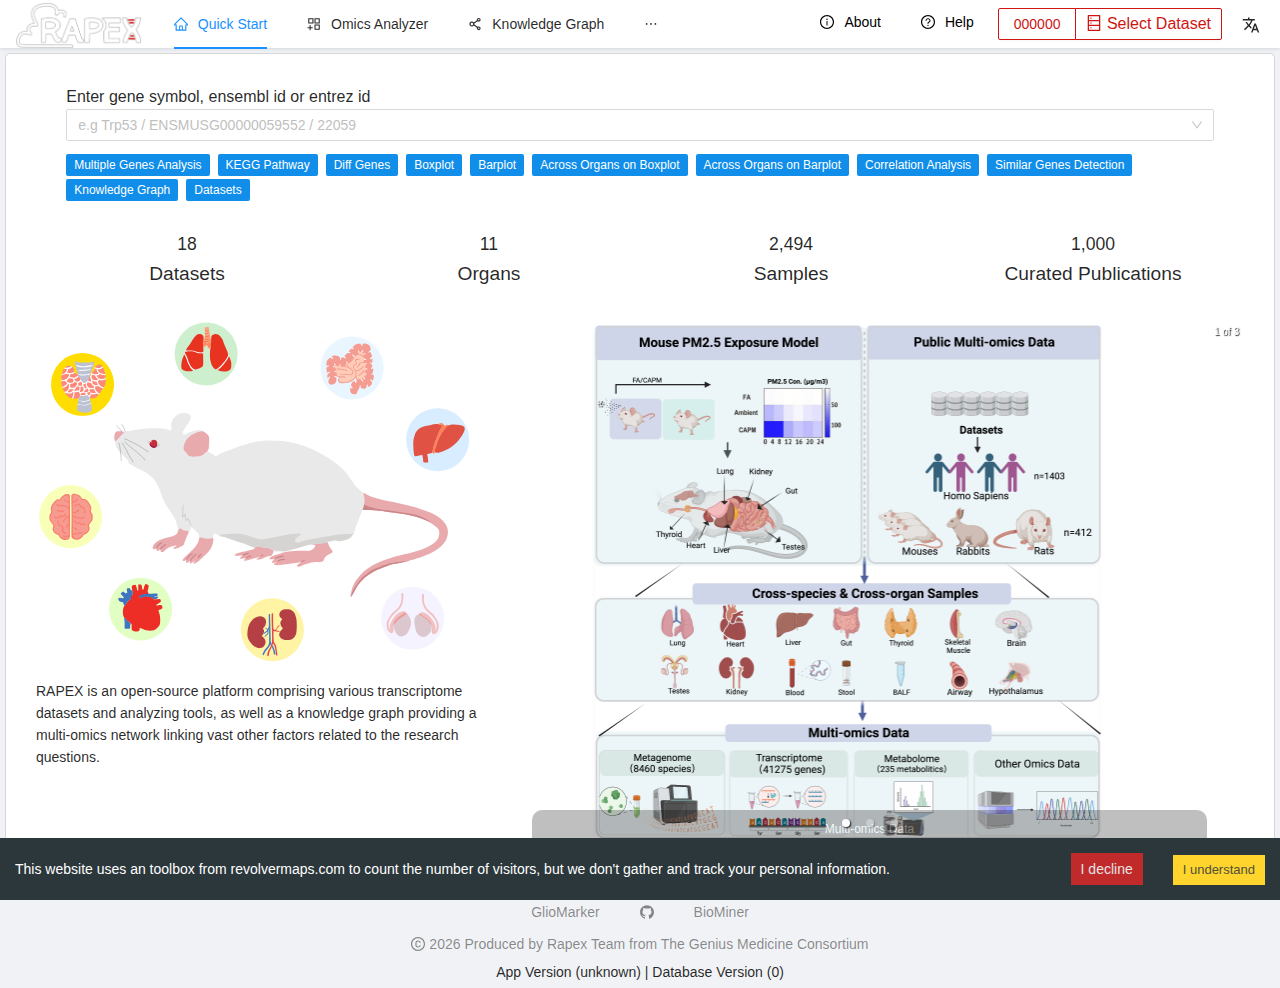
<file: knowledge-graph-editor/index.html>
<!DOCTYPE html>
<html lang="en">
  <head>
    <meta
      name="Current build time"
      content="Sun Sep 03 2023 20:16:58 GMT-0400 (Eastern Daylight Time)"
    />
    <meta name="Current build branch" content="master" />
    <meta
      name="Current build commit hash"
      content="50b12d61102e23735ea72cb898d2a8d94cb195d6"
    />
    <meta charset="UTF-8" />
    <meta name="theme-color" content="#1890ff" />
    <meta http-equiv="X-UA-Compatible" content="IE=edge" />
    <meta
      name="keywords"
      content="RAPEX, transcriptomics, air pollution, knowledge graph"
    />
    <meta
      name="description"
      content="RAPEX: a webserver for discovering response to air pollutant exposure based on transcriptomics data and knowledge graph."
    />
    <meta
      name="viewport"
      content="width=device-width, initial-scale=1.0, maximum-scale=1.0, user-scalable=0"
    />
    <title> </title>
    <link
      rel="shortcut icon"
      href='{"config":{"hash":true,"history":{"type":"hash"},"antd":{},"dva":{"hmr":true},"favicon":"/gene.png","define":{"ANT_DESIGN_PRO_ONLY_DO_NOT_USE_IN_YOUR_PRODUCTION":"","REACT_APP_ENV":false,"isStatic":"true"},"layout":{"locale":true,"siderWidth":280,"menu":{"defaultOpenAll":true},"navTheme":"light","primaryColor":"#1890ff","layout":"top","contentWidth":"Fluid","fixedHeader":false,"fixSiderbar":true,"colorWeak":false,"title":"","description":"RAPEX: a webserver for discovering response to air pollutant exposure based on transcriptomics data and knowledge graph.","keywords":"RAPEX, transcriptomics, air pollution, knowledge graph","pwa":false,"logo":"/logo.png","iconfontUrl":""},"locale":{"baseNavigator":true,"useLocalStorage":true,"baseSeparator":"-","antd":true,"default":"zh-CN"},"dynamicImport":{"loading":"@ant-design/pro-layout/es/PageLoading"},"targets":{"node":true,"chrome":49,"firefox":64,"safari":10,"edge":13,"ios":10,"ie":11},"routes":[{"path":"/welcome","name":"quick-start","icon":"home","component":"./Welcome","category":"omics-data"},{"path":"/omics-analyzer","name":"omics-analyzer","icon":"appstore-add","component":"./OmicsAnalyzer","category":"omics-data"},{"path":"/knowledge-graph","name":"knowledge-graph","icon":"share-alt","component":"./KnowledgeGraph","category":"knowledge-graph"},{"path":"/knowledge-graph-editor","name":"knowledge-graph-editor","icon":"link","component":"./KnowledgeGraphEditor","category":"knowledge-graph"},{"name":"chatbot","icon":"comment","path":"/chatbot","hideInMenu":true,"component":"./ChatBot"},{"name":"about","icon":"info-circle","path":"/about","hideInMenu":true,"component":"./About"},{"name":"help","icon":"question-circle","path":"/help","hideInMenu":true,"component":"./Help"},{"path":"/","redirect":"/welcome"},{"component":"./404"}],"access":{},"theme":{"root-entry-name":"variable"},"esbuild":{},"title":false,"ignoreMomentLocale":true,"proxy":{"/api":{"target":"http://localhost:3002","changeOrigin":true}},"manifest":{"basePath":"/"},"fastRefresh":{},"runtimePublicPath":true,"openAPI":[{"requestLibPath":"import { request } from &apos;umi&apos;","schemaPath":"http://127.0.0.1:4523/export/openapi?projectId=1645899&amp;version=3.1","projectName":"swagger","mock":false}],"nodeModulesTransform":{"type":"none","exclude":[]},"mfsu":{},"webpack5":{},"exportStatic":{},"alias":{"react-router":"/Users/codespace/Documents/Code/BioMedGPS/rapex/frontend/node_modules/react-router","react-router-dom":"/Users/codespace/Documents/Code/BioMedGPS/rapex/frontend/node_modules/umi/node_modules/react-router-dom","history":"/Users/codespace/Documents/Code/BioMedGPS/rapex/frontend/node_modules/history-with-query"},"analyze":{"analyzerMode":"server","analyzerPort":8888,"openAnalyzer":true,"generateStatsFile":false,"statsFilename":"stats.json","logLevel":"info","defaultSizes":"parsed"},"autoprefixer":{"flexbox":"no-2009"},"base":"/","cssnano":{"mergeRules":false,"minifyFontValues":{"removeQuotes":false}},"devServer":{},"mountElementId":"root","outputPath":"dist","publicPath":"/","ProBlockOption":{"moveMock":true,"moveService":true,"modifyRequest":true,"autoAddMenu":true},"themeConfig":{},"mode":"doc","locales":[["en-US","English"],["zh-CN","中文"]],"resolve":{},"apiParser":{},"request":{"dataField":"data"}},"route":{"path":"/knowledge-graph-editor","name":"knowledge-graph-editor","icon":"link","component":"/Users/codespace/Documents/Code/BioMedGPS/rapex/frontend/src/pages/KnowledgeGraphEditor","category":"knowledge-graph","exact":true}}'
      type="image/x-icon"
    />
    <link rel="shortcut icon" type="image/x-icon" href="/gene.png" />
    <link rel="stylesheet" href="/umi.e6992b66.css" />
    <script>
      window.routerBase = "/";
    </script>
    <script>
      window.publicPath = window.resourceBaseUrl || "/";
    </script>
    <script>
      //! umi version: 3.5.41
    </script>
  </head>

  <body>
    <noscript>
      <div class="noscript-container">
        Hi there! Please
        <div class="noscript-enableJS">
          <a
            href="https://www.enablejavascript.io/en"
            target="_blank"
            rel="noopener noreferrer"
          >
            <b>enable Javascript</b>
          </a>
        </div>
        in your browser to use !
      </div>
    </noscript>
    <div id="root">
      <style>
        html,
        body,
        #root {
          height: 100%;
          margin: 0;
          padding: 0;
        }

        #root {
          background-repeat: no-repeat;
          background-size: 100% auto;
        }

        .noscript-container {
          display: flex;
          align-content: center;
          justify-content: center;
          margin-top: 90px;
          font-size: 20px;
          font-family: "Lucida Sans", "Lucida Sans Regular", "Lucida Grande",
            "Lucida Sans Unicode", Geneva, Verdana, sans-serif;
        }

        .noscript-enableJS {
          padding-right: 3px;
          padding-left: 3px;
        }

        .page-loading-warp {
          display: flex;
          align-items: center;
          justify-content: center;
          padding: 98px;
        }

        .ant-spin {
          position: absolute;
          display: none;
          -webkit-box-sizing: border-box;
          box-sizing: border-box;
          margin: 0;
          padding: 0;
          color: rgba(0, 0, 0, 0.65);
          color: #1890ff;
          font-size: 14px;
          font-variant: tabular-nums;
          line-height: 1.5;
          text-align: center;
          list-style: none;
          opacity: 0;
          -webkit-transition: -webkit-transform 0.3s
            cubic-bezier(0.78, 0.14, 0.15, 0.86);
          transition: -webkit-transform 0.3s
            cubic-bezier(0.78, 0.14, 0.15, 0.86);
          transition: transform 0.3s cubic-bezier(0.78, 0.14, 0.15, 0.86);
          transition: transform 0.3s cubic-bezier(0.78, 0.14, 0.15, 0.86),
            -webkit-transform 0.3s cubic-bezier(0.78, 0.14, 0.15, 0.86);
          -webkit-font-feature-settings: "tnum";
          font-feature-settings: "tnum";
        }

        .ant-spin-spinning {
          position: static;
          display: inline-block;
          opacity: 1;
        }

        .ant-spin-dot {
          position: relative;
          display: inline-block;
          width: 20px;
          height: 20px;
          font-size: 20px;
        }

        .ant-spin-dot-item {
          position: absolute;
          display: block;
          width: 9px;
          height: 9px;
          background-color: #1890ff;
          border-radius: 100%;
          -webkit-transform: scale(0.75);
          -ms-transform: scale(0.75);
          transform: scale(0.75);
          -webkit-transform-origin: 50% 50%;
          -ms-transform-origin: 50% 50%;
          transform-origin: 50% 50%;
          opacity: 0.3;
          -webkit-animation: antspinmove 1s infinite linear alternate;
          animation: antSpinMove 1s infinite linear alternate;
        }

        .ant-spin-dot-item:nth-child(1) {
          top: 0;
          left: 0;
        }

        .ant-spin-dot-item:nth-child(2) {
          top: 0;
          right: 0;
          -webkit-animation-delay: 0.4s;
          animation-delay: 0.4s;
        }

        .ant-spin-dot-item:nth-child(3) {
          right: 0;
          bottom: 0;
          -webkit-animation-delay: 0.8s;
          animation-delay: 0.8s;
        }

        .ant-spin-dot-item:nth-child(4) {
          bottom: 0;
          left: 0;
          -webkit-animation-delay: 1.2s;
          animation-delay: 1.2s;
        }

        .ant-spin-dot-spin {
          -webkit-transform: rotate(45deg);
          -ms-transform: rotate(45deg);
          transform: rotate(45deg);
          -webkit-animation: antrotate 1.2s infinite linear;
          animation: antRotate 1.2s infinite linear;
        }

        .ant-spin-lg .ant-spin-dot {
          width: 32px;
          height: 32px;
          font-size: 32px;
        }

        .ant-spin-lg .ant-spin-dot i {
          width: 14px;
          height: 14px;
        }

        @media all and (-ms-high-contrast: none), (-ms-high-contrast: active) {
          .ant-spin-blur {
            background: #fff;
            opacity: 0.5;
          }
        }

        @-webkit-keyframes antSpinMove {
          to {
            opacity: 1;
          }
        }

        @keyframes antSpinMove {
          to {
            opacity: 1;
          }
        }

        @-webkit-keyframes antRotate {
          to {
            -webkit-transform: rotate(405deg);
            transform: rotate(405deg);
          }
        }

        @keyframes antRotate {
          to {
            -webkit-transform: rotate(405deg);
            transform: rotate(405deg);
          }
        }
      </style>
      <div
        style="
          display: flex;
          flex-direction: column;
          align-items: center;
          justify-content: center;
          height: 100%;
          min-height: 420px;
        "
      >
        <div class="page-loading-warp" style="flex-direction: column">
          <img src="/logo.png" alt="logo" width="256" />
          <div
            style="
              display: flex;
              align-items: center;
              justify-content: center;
              margin: 20px 0px;
              font-size: 1.5rem;
            "
          ></div>
          <div class="ant-spin ant-spin-lg ant-spin-spinning">
            <span class="ant-spin-dot ant-spin-dot-spin"
              ><i class="ant-spin-dot-item"></i><i class="ant-spin-dot-item"></i
              ><i class="ant-spin-dot-item"></i><i class="ant-spin-dot-item"></i
            ></span>
          </div>
        </div>
      </div>
    </div>
    <script type="">
      const hideHeader = function () {
        // Get the current URL
        var currentUrl = window.location.href;

        // Function to extract query string parameters
        function getParameterByName(name, url) {
          if (!url) url = window.location.href;
          name = name.replace(/[[\]]/g, "\\$&");
          var regex = new RegExp("[?&]" + name + "(=([^&#]*)|&|#|$)"),
            results = regex.exec(url);
          if (!results) return null;
          if (!results[2]) return "";
          return decodeURIComponent(results[2].replace(/\+/g, " "));
        }

        // Check if the "show_header" parameter is present
        var showHeader = getParameterByName("show_header", currentUrl);
        console.log("currentUrl", currentUrl, showHeader);
        if (showHeader === "false") {
          // Create a <style> element
          var styleElement = document.createElement("style");

          // Add your CSS rules inside the <style> element
          styleElement.textContent = `
        .ant-layout-header { display: none; }
        .react-chat-viewerBox { height: 100vh !important; }
        .ant-layout-content { height: 100% !important; }
        .footer-container { display: none; }
        `;

          // Append the <style> element to the <head> section
          document.head.appendChild(styleElement);
        }
      };

      window.addEventListener("load", function () {
        // Function to run after page load
        hideHeader();
      });
    </script>

    <script>
      var __assign =
        (this && this.__assign) ||
        function () {
          __assign =
            Object.assign ||
            function (t) {
              for (var s, i = 1, n = arguments.length; i < n; i++) {
                s = arguments[i];
                for (var p in s)
                  if (Object.prototype.hasOwnProperty.call(s, p)) t[p] = s[p];
              }
              return t;
            };
          return __assign.apply(this, arguments);
        };
      var prevFetch = window.fetch;
      var enableAudit = false;
      var apiDomain = "https://proapi.azurewebsites.net/";
      function urlHasOwnProtocol(url) {
        return (
          url.startsWith("http://") ||
          url.startsWith("https://") ||
          url.startsWith("//")
        );
      }
      var isStaticAsset = function (url) {
        return (
          /.html??S*/g.test(url) ||
          /.js??S*/g.test(url) ||
          /.css??S*/g.test(url)
        );
      };
      function getEntireUrl(url, apiDomain) {
        return !urlHasOwnProtocol(url)
          ? apiDomain + (url.startsWith("/") ? url : "/" + url)
          : url;
      }
      /*
           只处理本身 url 不带协议的请求
            1. 当开启操作审计时，除静态资源请求外所有接口直接走当前域，同时带上相应的头信息
            2. 当未开启操作审计时，请求转换为跨域请求调用
           */
      window.fetch = function (url, options) {
        if (options === void 0) {
          options = {};
        }
        if (!urlHasOwnProtocol(url)) {
          if (enableAudit && !isStaticAsset(url)) {
            // 开启操作审计时带上相应头信息
            var auditOptions = __assign({}, options, {
              headers: __assign({}, options.headers),
            });
            return prevFetch.call(window, url, auditOptions);
          }
          // 未开启操作审计请求以跨域方式发出
          var corsOptions = __assign({}, options, { credentials: "omit" });
          // 发起跨域请求
          var entireUrl = getEntireUrl(url, apiDomain);
          return prevFetch.call(window, entireUrl, corsOptions);
        }
        return prevFetch.call(window, url, options);
      };
    </script>
    <script src="/umi.9fe70427.js"></script>
  </body>
</html>
</file>
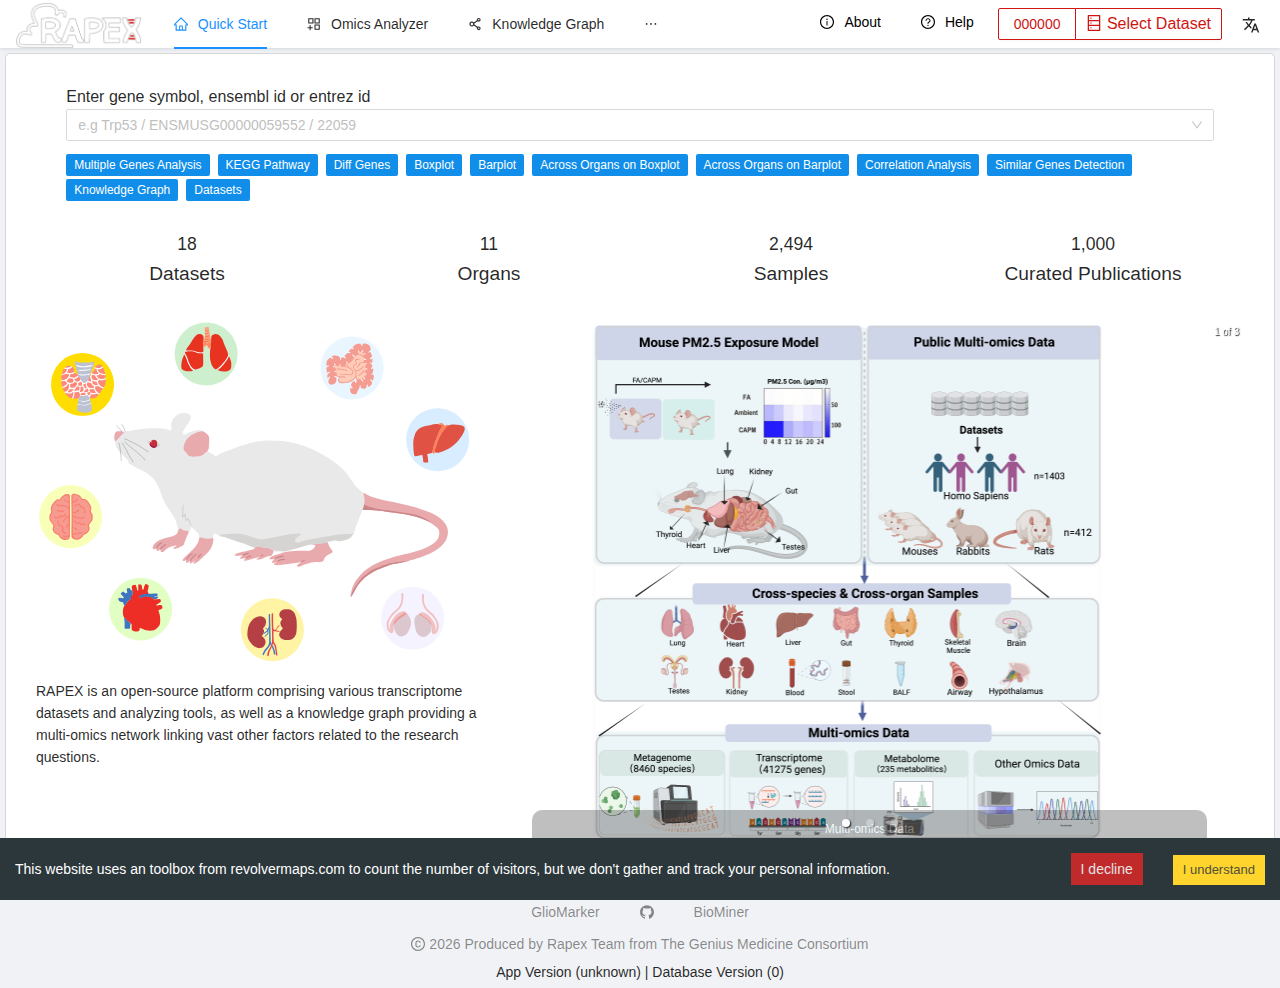
<file: knowledge-graph/index.html>
<!DOCTYPE html>
<html lang="en">
  <head>
    <meta
      name="Current build time"
      content="Sun Sep 03 2023 20:16:58 GMT-0400 (Eastern Daylight Time)"
    />
    <meta name="Current build branch" content="master" />
    <meta
      name="Current build commit hash"
      content="50b12d61102e23735ea72cb898d2a8d94cb195d6"
    />
    <meta charset="UTF-8" />
    <meta name="theme-color" content="#1890ff" />
    <meta http-equiv="X-UA-Compatible" content="IE=edge" />
    <meta
      name="keywords"
      content="RAPEX, transcriptomics, air pollution, knowledge graph"
    />
    <meta
      name="description"
      content="RAPEX: a webserver for discovering response to air pollutant exposure based on transcriptomics data and knowledge graph."
    />
    <meta
      name="viewport"
      content="width=device-width, initial-scale=1.0, maximum-scale=1.0, user-scalable=0"
    />
    <title> </title>
    <link
      rel="shortcut icon"
      href='{"config":{"hash":true,"history":{"type":"hash"},"antd":{},"dva":{"hmr":true},"favicon":"/gene.png","define":{"ANT_DESIGN_PRO_ONLY_DO_NOT_USE_IN_YOUR_PRODUCTION":"","REACT_APP_ENV":false,"isStatic":"true"},"layout":{"locale":true,"siderWidth":280,"menu":{"defaultOpenAll":true},"navTheme":"light","primaryColor":"#1890ff","layout":"top","contentWidth":"Fluid","fixedHeader":false,"fixSiderbar":true,"colorWeak":false,"title":"","description":"RAPEX: a webserver for discovering response to air pollutant exposure based on transcriptomics data and knowledge graph.","keywords":"RAPEX, transcriptomics, air pollution, knowledge graph","pwa":false,"logo":"/logo.png","iconfontUrl":""},"locale":{"baseNavigator":true,"useLocalStorage":true,"baseSeparator":"-","antd":true,"default":"zh-CN"},"dynamicImport":{"loading":"@ant-design/pro-layout/es/PageLoading"},"targets":{"node":true,"chrome":49,"firefox":64,"safari":10,"edge":13,"ios":10,"ie":11},"routes":[{"path":"/welcome","name":"quick-start","icon":"home","component":"./Welcome","category":"omics-data"},{"path":"/omics-analyzer","name":"omics-analyzer","icon":"appstore-add","component":"./OmicsAnalyzer","category":"omics-data"},{"path":"/knowledge-graph","name":"knowledge-graph","icon":"share-alt","component":"./KnowledgeGraph","category":"knowledge-graph"},{"path":"/knowledge-graph-editor","name":"knowledge-graph-editor","icon":"link","component":"./KnowledgeGraphEditor","category":"knowledge-graph"},{"name":"chatbot","icon":"comment","path":"/chatbot","hideInMenu":true,"component":"./ChatBot"},{"name":"about","icon":"info-circle","path":"/about","hideInMenu":true,"component":"./About"},{"name":"help","icon":"question-circle","path":"/help","hideInMenu":true,"component":"./Help"},{"path":"/","redirect":"/welcome"},{"component":"./404"}],"access":{},"theme":{"root-entry-name":"variable"},"esbuild":{},"title":false,"ignoreMomentLocale":true,"proxy":{"/api":{"target":"http://localhost:3002","changeOrigin":true}},"manifest":{"basePath":"/"},"fastRefresh":{},"runtimePublicPath":true,"openAPI":[{"requestLibPath":"import { request } from &apos;umi&apos;","schemaPath":"http://127.0.0.1:4523/export/openapi?projectId=1645899&amp;version=3.1","projectName":"swagger","mock":false}],"nodeModulesTransform":{"type":"none","exclude":[]},"mfsu":{},"webpack5":{},"exportStatic":{},"alias":{"react-router":"/Users/codespace/Documents/Code/BioMedGPS/rapex/frontend/node_modules/react-router","react-router-dom":"/Users/codespace/Documents/Code/BioMedGPS/rapex/frontend/node_modules/umi/node_modules/react-router-dom","history":"/Users/codespace/Documents/Code/BioMedGPS/rapex/frontend/node_modules/history-with-query"},"analyze":{"analyzerMode":"server","analyzerPort":8888,"openAnalyzer":true,"generateStatsFile":false,"statsFilename":"stats.json","logLevel":"info","defaultSizes":"parsed"},"autoprefixer":{"flexbox":"no-2009"},"base":"/","cssnano":{"mergeRules":false,"minifyFontValues":{"removeQuotes":false}},"devServer":{},"mountElementId":"root","outputPath":"dist","publicPath":"/","ProBlockOption":{"moveMock":true,"moveService":true,"modifyRequest":true,"autoAddMenu":true},"themeConfig":{},"mode":"doc","locales":[["en-US","English"],["zh-CN","中文"]],"resolve":{},"apiParser":{},"request":{"dataField":"data"}},"route":{"path":"/knowledge-graph","name":"knowledge-graph","icon":"share-alt","component":"/Users/codespace/Documents/Code/BioMedGPS/rapex/frontend/src/pages/KnowledgeGraph","category":"knowledge-graph","exact":true}}'
      type="image/x-icon"
    />
    <link rel="shortcut icon" type="image/x-icon" href="/gene.png" />
    <link rel="stylesheet" href="/umi.e6992b66.css" />
    <script>
      window.routerBase = "/";
    </script>
    <script>
      window.publicPath = window.resourceBaseUrl || "/";
    </script>
    <script>
      //! umi version: 3.5.41
    </script>
  </head>

  <body>
    <noscript>
      <div class="noscript-container">
        Hi there! Please
        <div class="noscript-enableJS">
          <a
            href="https://www.enablejavascript.io/en"
            target="_blank"
            rel="noopener noreferrer"
          >
            <b>enable Javascript</b>
          </a>
        </div>
        in your browser to use !
      </div>
    </noscript>
    <div id="root">
      <style>
        html,
        body,
        #root {
          height: 100%;
          margin: 0;
          padding: 0;
        }

        #root {
          background-repeat: no-repeat;
          background-size: 100% auto;
        }

        .noscript-container {
          display: flex;
          align-content: center;
          justify-content: center;
          margin-top: 90px;
          font-size: 20px;
          font-family: "Lucida Sans", "Lucida Sans Regular", "Lucida Grande",
            "Lucida Sans Unicode", Geneva, Verdana, sans-serif;
        }

        .noscript-enableJS {
          padding-right: 3px;
          padding-left: 3px;
        }

        .page-loading-warp {
          display: flex;
          align-items: center;
          justify-content: center;
          padding: 98px;
        }

        .ant-spin {
          position: absolute;
          display: none;
          -webkit-box-sizing: border-box;
          box-sizing: border-box;
          margin: 0;
          padding: 0;
          color: rgba(0, 0, 0, 0.65);
          color: #1890ff;
          font-size: 14px;
          font-variant: tabular-nums;
          line-height: 1.5;
          text-align: center;
          list-style: none;
          opacity: 0;
          -webkit-transition: -webkit-transform 0.3s
            cubic-bezier(0.78, 0.14, 0.15, 0.86);
          transition: -webkit-transform 0.3s
            cubic-bezier(0.78, 0.14, 0.15, 0.86);
          transition: transform 0.3s cubic-bezier(0.78, 0.14, 0.15, 0.86);
          transition: transform 0.3s cubic-bezier(0.78, 0.14, 0.15, 0.86),
            -webkit-transform 0.3s cubic-bezier(0.78, 0.14, 0.15, 0.86);
          -webkit-font-feature-settings: "tnum";
          font-feature-settings: "tnum";
        }

        .ant-spin-spinning {
          position: static;
          display: inline-block;
          opacity: 1;
        }

        .ant-spin-dot {
          position: relative;
          display: inline-block;
          width: 20px;
          height: 20px;
          font-size: 20px;
        }

        .ant-spin-dot-item {
          position: absolute;
          display: block;
          width: 9px;
          height: 9px;
          background-color: #1890ff;
          border-radius: 100%;
          -webkit-transform: scale(0.75);
          -ms-transform: scale(0.75);
          transform: scale(0.75);
          -webkit-transform-origin: 50% 50%;
          -ms-transform-origin: 50% 50%;
          transform-origin: 50% 50%;
          opacity: 0.3;
          -webkit-animation: antspinmove 1s infinite linear alternate;
          animation: antSpinMove 1s infinite linear alternate;
        }

        .ant-spin-dot-item:nth-child(1) {
          top: 0;
          left: 0;
        }

        .ant-spin-dot-item:nth-child(2) {
          top: 0;
          right: 0;
          -webkit-animation-delay: 0.4s;
          animation-delay: 0.4s;
        }

        .ant-spin-dot-item:nth-child(3) {
          right: 0;
          bottom: 0;
          -webkit-animation-delay: 0.8s;
          animation-delay: 0.8s;
        }

        .ant-spin-dot-item:nth-child(4) {
          bottom: 0;
          left: 0;
          -webkit-animation-delay: 1.2s;
          animation-delay: 1.2s;
        }

        .ant-spin-dot-spin {
          -webkit-transform: rotate(45deg);
          -ms-transform: rotate(45deg);
          transform: rotate(45deg);
          -webkit-animation: antrotate 1.2s infinite linear;
          animation: antRotate 1.2s infinite linear;
        }

        .ant-spin-lg .ant-spin-dot {
          width: 32px;
          height: 32px;
          font-size: 32px;
        }

        .ant-spin-lg .ant-spin-dot i {
          width: 14px;
          height: 14px;
        }

        @media all and (-ms-high-contrast: none), (-ms-high-contrast: active) {
          .ant-spin-blur {
            background: #fff;
            opacity: 0.5;
          }
        }

        @-webkit-keyframes antSpinMove {
          to {
            opacity: 1;
          }
        }

        @keyframes antSpinMove {
          to {
            opacity: 1;
          }
        }

        @-webkit-keyframes antRotate {
          to {
            -webkit-transform: rotate(405deg);
            transform: rotate(405deg);
          }
        }

        @keyframes antRotate {
          to {
            -webkit-transform: rotate(405deg);
            transform: rotate(405deg);
          }
        }
      </style>
      <div
        style="
          display: flex;
          flex-direction: column;
          align-items: center;
          justify-content: center;
          height: 100%;
          min-height: 420px;
        "
      >
        <div class="page-loading-warp" style="flex-direction: column">
          <img src="/logo.png" alt="logo" width="256" />
          <div
            style="
              display: flex;
              align-items: center;
              justify-content: center;
              margin: 20px 0px;
              font-size: 1.5rem;
            "
          ></div>
          <div class="ant-spin ant-spin-lg ant-spin-spinning">
            <span class="ant-spin-dot ant-spin-dot-spin"
              ><i class="ant-spin-dot-item"></i><i class="ant-spin-dot-item"></i
              ><i class="ant-spin-dot-item"></i><i class="ant-spin-dot-item"></i
            ></span>
          </div>
        </div>
      </div>
    </div>
    <script type="">
      const hideHeader = function () {
        // Get the current URL
        var currentUrl = window.location.href;

        // Function to extract query string parameters
        function getParameterByName(name, url) {
          if (!url) url = window.location.href;
          name = name.replace(/[[\]]/g, "\\$&");
          var regex = new RegExp("[?&]" + name + "(=([^&#]*)|&|#|$)"),
            results = regex.exec(url);
          if (!results) return null;
          if (!results[2]) return "";
          return decodeURIComponent(results[2].replace(/\+/g, " "));
        }

        // Check if the "show_header" parameter is present
        var showHeader = getParameterByName("show_header", currentUrl);
        console.log("currentUrl", currentUrl, showHeader);
        if (showHeader === "false") {
          // Create a <style> element
          var styleElement = document.createElement("style");

          // Add your CSS rules inside the <style> element
          styleElement.textContent = `
        .ant-layout-header { display: none; }
        .react-chat-viewerBox { height: 100vh !important; }
        .ant-layout-content { height: 100% !important; }
        .footer-container { display: none; }
        `;

          // Append the <style> element to the <head> section
          document.head.appendChild(styleElement);
        }
      };

      window.addEventListener("load", function () {
        // Function to run after page load
        hideHeader();
      });
    </script>

    <script>
      var __assign =
        (this && this.__assign) ||
        function () {
          __assign =
            Object.assign ||
            function (t) {
              for (var s, i = 1, n = arguments.length; i < n; i++) {
                s = arguments[i];
                for (var p in s)
                  if (Object.prototype.hasOwnProperty.call(s, p)) t[p] = s[p];
              }
              return t;
            };
          return __assign.apply(this, arguments);
        };
      var prevFetch = window.fetch;
      var enableAudit = false;
      var apiDomain = "https://proapi.azurewebsites.net/";
      function urlHasOwnProtocol(url) {
        return (
          url.startsWith("http://") ||
          url.startsWith("https://") ||
          url.startsWith("//")
        );
      }
      var isStaticAsset = function (url) {
        return (
          /.html??S*/g.test(url) ||
          /.js??S*/g.test(url) ||
          /.css??S*/g.test(url)
        );
      };
      function getEntireUrl(url, apiDomain) {
        return !urlHasOwnProtocol(url)
          ? apiDomain + (url.startsWith("/") ? url : "/" + url)
          : url;
      }
      /*
           只处理本身 url 不带协议的请求
            1. 当开启操作审计时，除静态资源请求外所有接口直接走当前域，同时带上相应的头信息
            2. 当未开启操作审计时，请求转换为跨域请求调用
           */
      window.fetch = function (url, options) {
        if (options === void 0) {
          options = {};
        }
        if (!urlHasOwnProtocol(url)) {
          if (enableAudit && !isStaticAsset(url)) {
            // 开启操作审计时带上相应头信息
            var auditOptions = __assign({}, options, {
              headers: __assign({}, options.headers),
            });
            return prevFetch.call(window, url, auditOptions);
          }
          // 未开启操作审计请求以跨域方式发出
          var corsOptions = __assign({}, options, { credentials: "omit" });
          // 发起跨域请求
          var entireUrl = getEntireUrl(url, apiDomain);
          return prevFetch.call(window, entireUrl, corsOptions);
        }
        return prevFetch.call(window, url, options);
      };
    </script>
    <script src="/umi.9fe70427.js"></script>
  </body>
</html>
</file>
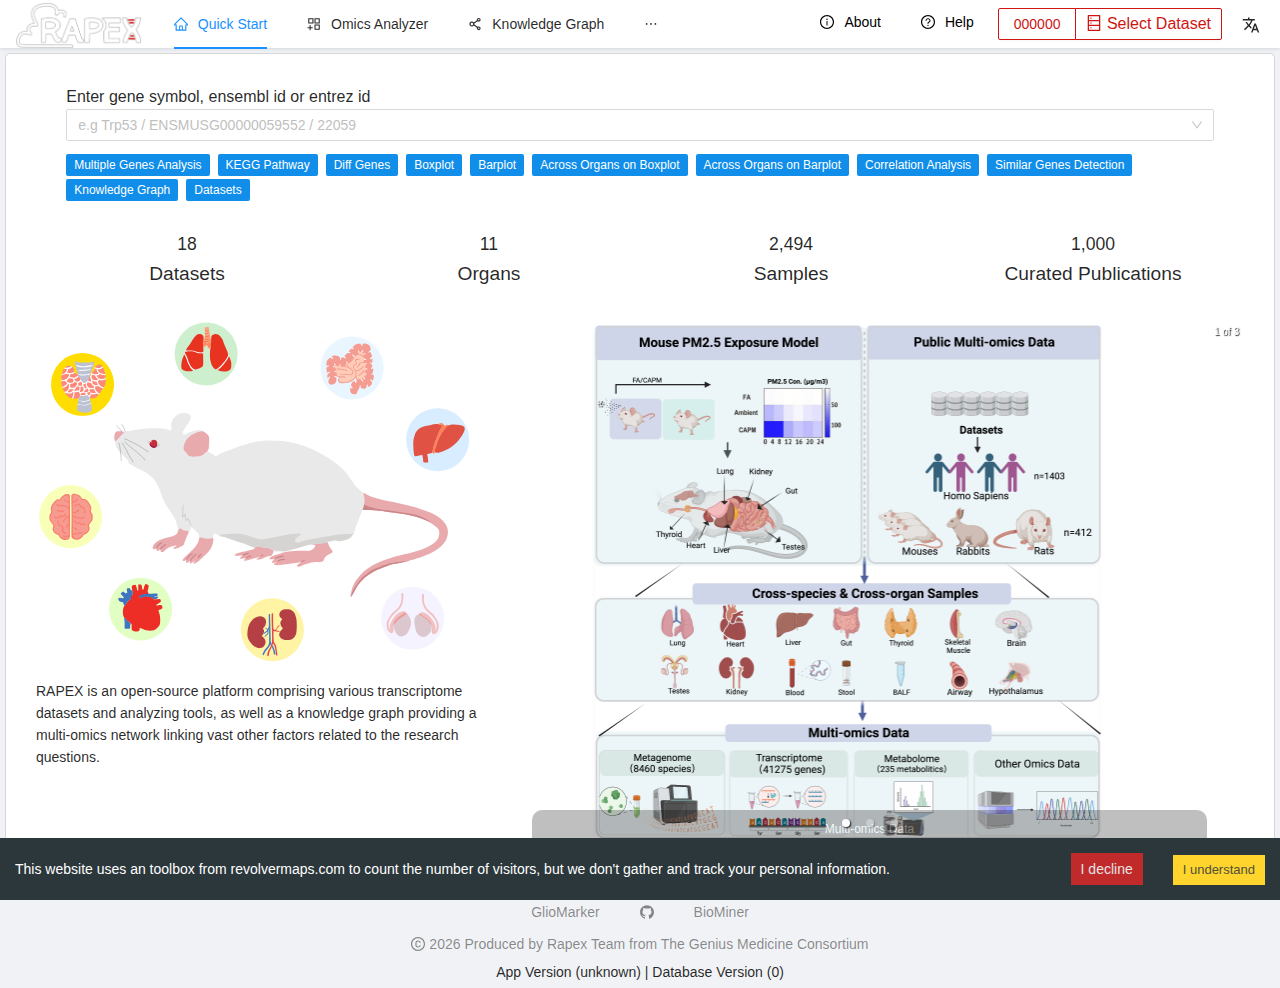
<file: omics-analyzer/index.html>
<!DOCTYPE html>
<html lang="en">
  <head>
    <meta
      name="Current build time"
      content="Sun Sep 03 2023 20:16:58 GMT-0400 (Eastern Daylight Time)"
    />
    <meta name="Current build branch" content="master" />
    <meta
      name="Current build commit hash"
      content="50b12d61102e23735ea72cb898d2a8d94cb195d6"
    />
    <meta charset="UTF-8" />
    <meta name="theme-color" content="#1890ff" />
    <meta http-equiv="X-UA-Compatible" content="IE=edge" />
    <meta
      name="keywords"
      content="RAPEX, transcriptomics, air pollution, knowledge graph"
    />
    <meta
      name="description"
      content="RAPEX: a webserver for discovering response to air pollutant exposure based on transcriptomics data and knowledge graph."
    />
    <meta
      name="viewport"
      content="width=device-width, initial-scale=1.0, maximum-scale=1.0, user-scalable=0"
    />
    <title> </title>
    <link
      rel="shortcut icon"
      href='{"config":{"hash":true,"history":{"type":"hash"},"antd":{},"dva":{"hmr":true},"favicon":"/gene.png","define":{"ANT_DESIGN_PRO_ONLY_DO_NOT_USE_IN_YOUR_PRODUCTION":"","REACT_APP_ENV":false,"isStatic":"true"},"layout":{"locale":true,"siderWidth":280,"menu":{"defaultOpenAll":true},"navTheme":"light","primaryColor":"#1890ff","layout":"top","contentWidth":"Fluid","fixedHeader":false,"fixSiderbar":true,"colorWeak":false,"title":"","description":"RAPEX: a webserver for discovering response to air pollutant exposure based on transcriptomics data and knowledge graph.","keywords":"RAPEX, transcriptomics, air pollution, knowledge graph","pwa":false,"logo":"/logo.png","iconfontUrl":""},"locale":{"baseNavigator":true,"useLocalStorage":true,"baseSeparator":"-","antd":true,"default":"zh-CN"},"dynamicImport":{"loading":"@ant-design/pro-layout/es/PageLoading"},"targets":{"node":true,"chrome":49,"firefox":64,"safari":10,"edge":13,"ios":10,"ie":11},"routes":[{"path":"/welcome","name":"quick-start","icon":"home","component":"./Welcome","category":"omics-data"},{"path":"/omics-analyzer","name":"omics-analyzer","icon":"appstore-add","component":"./OmicsAnalyzer","category":"omics-data"},{"path":"/knowledge-graph","name":"knowledge-graph","icon":"share-alt","component":"./KnowledgeGraph","category":"knowledge-graph"},{"path":"/knowledge-graph-editor","name":"knowledge-graph-editor","icon":"link","component":"./KnowledgeGraphEditor","category":"knowledge-graph"},{"name":"chatbot","icon":"comment","path":"/chatbot","hideInMenu":true,"component":"./ChatBot"},{"name":"about","icon":"info-circle","path":"/about","hideInMenu":true,"component":"./About"},{"name":"help","icon":"question-circle","path":"/help","hideInMenu":true,"component":"./Help"},{"path":"/","redirect":"/welcome"},{"component":"./404"}],"access":{},"theme":{"root-entry-name":"variable"},"esbuild":{},"title":false,"ignoreMomentLocale":true,"proxy":{"/api":{"target":"http://localhost:3002","changeOrigin":true}},"manifest":{"basePath":"/"},"fastRefresh":{},"runtimePublicPath":true,"openAPI":[{"requestLibPath":"import { request } from &apos;umi&apos;","schemaPath":"http://127.0.0.1:4523/export/openapi?projectId=1645899&amp;version=3.1","projectName":"swagger","mock":false}],"nodeModulesTransform":{"type":"none","exclude":[]},"mfsu":{},"webpack5":{},"exportStatic":{},"alias":{"react-router":"/Users/codespace/Documents/Code/BioMedGPS/rapex/frontend/node_modules/react-router","react-router-dom":"/Users/codespace/Documents/Code/BioMedGPS/rapex/frontend/node_modules/umi/node_modules/react-router-dom","history":"/Users/codespace/Documents/Code/BioMedGPS/rapex/frontend/node_modules/history-with-query"},"analyze":{"analyzerMode":"server","analyzerPort":8888,"openAnalyzer":true,"generateStatsFile":false,"statsFilename":"stats.json","logLevel":"info","defaultSizes":"parsed"},"autoprefixer":{"flexbox":"no-2009"},"base":"/","cssnano":{"mergeRules":false,"minifyFontValues":{"removeQuotes":false}},"devServer":{},"mountElementId":"root","outputPath":"dist","publicPath":"/","ProBlockOption":{"moveMock":true,"moveService":true,"modifyRequest":true,"autoAddMenu":true},"themeConfig":{},"mode":"doc","locales":[["en-US","English"],["zh-CN","中文"]],"resolve":{},"apiParser":{},"request":{"dataField":"data"}},"route":{"path":"/omics-analyzer","name":"omics-analyzer","icon":"appstore-add","component":"/Users/codespace/Documents/Code/BioMedGPS/rapex/frontend/src/pages/OmicsAnalyzer","category":"omics-data","exact":true}}'
      type="image/x-icon"
    />
    <link rel="shortcut icon" type="image/x-icon" href="/gene.png" />
    <link rel="stylesheet" href="/umi.e6992b66.css" />
    <script>
      window.routerBase = "/";
    </script>
    <script>
      window.publicPath = window.resourceBaseUrl || "/";
    </script>
    <script>
      //! umi version: 3.5.41
    </script>
  </head>

  <body>
    <noscript>
      <div class="noscript-container">
        Hi there! Please
        <div class="noscript-enableJS">
          <a
            href="https://www.enablejavascript.io/en"
            target="_blank"
            rel="noopener noreferrer"
          >
            <b>enable Javascript</b>
          </a>
        </div>
        in your browser to use !
      </div>
    </noscript>
    <div id="root">
      <style>
        html,
        body,
        #root {
          height: 100%;
          margin: 0;
          padding: 0;
        }

        #root {
          background-repeat: no-repeat;
          background-size: 100% auto;
        }

        .noscript-container {
          display: flex;
          align-content: center;
          justify-content: center;
          margin-top: 90px;
          font-size: 20px;
          font-family: "Lucida Sans", "Lucida Sans Regular", "Lucida Grande",
            "Lucida Sans Unicode", Geneva, Verdana, sans-serif;
        }

        .noscript-enableJS {
          padding-right: 3px;
          padding-left: 3px;
        }

        .page-loading-warp {
          display: flex;
          align-items: center;
          justify-content: center;
          padding: 98px;
        }

        .ant-spin {
          position: absolute;
          display: none;
          -webkit-box-sizing: border-box;
          box-sizing: border-box;
          margin: 0;
          padding: 0;
          color: rgba(0, 0, 0, 0.65);
          color: #1890ff;
          font-size: 14px;
          font-variant: tabular-nums;
          line-height: 1.5;
          text-align: center;
          list-style: none;
          opacity: 0;
          -webkit-transition: -webkit-transform 0.3s
            cubic-bezier(0.78, 0.14, 0.15, 0.86);
          transition: -webkit-transform 0.3s
            cubic-bezier(0.78, 0.14, 0.15, 0.86);
          transition: transform 0.3s cubic-bezier(0.78, 0.14, 0.15, 0.86);
          transition: transform 0.3s cubic-bezier(0.78, 0.14, 0.15, 0.86),
            -webkit-transform 0.3s cubic-bezier(0.78, 0.14, 0.15, 0.86);
          -webkit-font-feature-settings: "tnum";
          font-feature-settings: "tnum";
        }

        .ant-spin-spinning {
          position: static;
          display: inline-block;
          opacity: 1;
        }

        .ant-spin-dot {
          position: relative;
          display: inline-block;
          width: 20px;
          height: 20px;
          font-size: 20px;
        }

        .ant-spin-dot-item {
          position: absolute;
          display: block;
          width: 9px;
          height: 9px;
          background-color: #1890ff;
          border-radius: 100%;
          -webkit-transform: scale(0.75);
          -ms-transform: scale(0.75);
          transform: scale(0.75);
          -webkit-transform-origin: 50% 50%;
          -ms-transform-origin: 50% 50%;
          transform-origin: 50% 50%;
          opacity: 0.3;
          -webkit-animation: antspinmove 1s infinite linear alternate;
          animation: antSpinMove 1s infinite linear alternate;
        }

        .ant-spin-dot-item:nth-child(1) {
          top: 0;
          left: 0;
        }

        .ant-spin-dot-item:nth-child(2) {
          top: 0;
          right: 0;
          -webkit-animation-delay: 0.4s;
          animation-delay: 0.4s;
        }

        .ant-spin-dot-item:nth-child(3) {
          right: 0;
          bottom: 0;
          -webkit-animation-delay: 0.8s;
          animation-delay: 0.8s;
        }

        .ant-spin-dot-item:nth-child(4) {
          bottom: 0;
          left: 0;
          -webkit-animation-delay: 1.2s;
          animation-delay: 1.2s;
        }

        .ant-spin-dot-spin {
          -webkit-transform: rotate(45deg);
          -ms-transform: rotate(45deg);
          transform: rotate(45deg);
          -webkit-animation: antrotate 1.2s infinite linear;
          animation: antRotate 1.2s infinite linear;
        }

        .ant-spin-lg .ant-spin-dot {
          width: 32px;
          height: 32px;
          font-size: 32px;
        }

        .ant-spin-lg .ant-spin-dot i {
          width: 14px;
          height: 14px;
        }

        @media all and (-ms-high-contrast: none), (-ms-high-contrast: active) {
          .ant-spin-blur {
            background: #fff;
            opacity: 0.5;
          }
        }

        @-webkit-keyframes antSpinMove {
          to {
            opacity: 1;
          }
        }

        @keyframes antSpinMove {
          to {
            opacity: 1;
          }
        }

        @-webkit-keyframes antRotate {
          to {
            -webkit-transform: rotate(405deg);
            transform: rotate(405deg);
          }
        }

        @keyframes antRotate {
          to {
            -webkit-transform: rotate(405deg);
            transform: rotate(405deg);
          }
        }
      </style>
      <div
        style="
          display: flex;
          flex-direction: column;
          align-items: center;
          justify-content: center;
          height: 100%;
          min-height: 420px;
        "
      >
        <div class="page-loading-warp" style="flex-direction: column">
          <img src="/logo.png" alt="logo" width="256" />
          <div
            style="
              display: flex;
              align-items: center;
              justify-content: center;
              margin: 20px 0px;
              font-size: 1.5rem;
            "
          ></div>
          <div class="ant-spin ant-spin-lg ant-spin-spinning">
            <span class="ant-spin-dot ant-spin-dot-spin"
              ><i class="ant-spin-dot-item"></i><i class="ant-spin-dot-item"></i
              ><i class="ant-spin-dot-item"></i><i class="ant-spin-dot-item"></i
            ></span>
          </div>
        </div>
      </div>
    </div>
    <script type="">
      const hideHeader = function () {
        // Get the current URL
        var currentUrl = window.location.href;

        // Function to extract query string parameters
        function getParameterByName(name, url) {
          if (!url) url = window.location.href;
          name = name.replace(/[[\]]/g, "\\$&");
          var regex = new RegExp("[?&]" + name + "(=([^&#]*)|&|#|$)"),
            results = regex.exec(url);
          if (!results) return null;
          if (!results[2]) return "";
          return decodeURIComponent(results[2].replace(/\+/g, " "));
        }

        // Check if the "show_header" parameter is present
        var showHeader = getParameterByName("show_header", currentUrl);
        console.log("currentUrl", currentUrl, showHeader);
        if (showHeader === "false") {
          // Create a <style> element
          var styleElement = document.createElement("style");

          // Add your CSS rules inside the <style> element
          styleElement.textContent = `
        .ant-layout-header { display: none; }
        .react-chat-viewerBox { height: 100vh !important; }
        .ant-layout-content { height: 100% !important; }
        .footer-container { display: none; }
        `;

          // Append the <style> element to the <head> section
          document.head.appendChild(styleElement);
        }
      };

      window.addEventListener("load", function () {
        // Function to run after page load
        hideHeader();
      });
    </script>

    <script>
      var __assign =
        (this && this.__assign) ||
        function () {
          __assign =
            Object.assign ||
            function (t) {
              for (var s, i = 1, n = arguments.length; i < n; i++) {
                s = arguments[i];
                for (var p in s)
                  if (Object.prototype.hasOwnProperty.call(s, p)) t[p] = s[p];
              }
              return t;
            };
          return __assign.apply(this, arguments);
        };
      var prevFetch = window.fetch;
      var enableAudit = false;
      var apiDomain = "https://proapi.azurewebsites.net/";
      function urlHasOwnProtocol(url) {
        return (
          url.startsWith("http://") ||
          url.startsWith("https://") ||
          url.startsWith("//")
        );
      }
      var isStaticAsset = function (url) {
        return (
          /.html??S*/g.test(url) ||
          /.js??S*/g.test(url) ||
          /.css??S*/g.test(url)
        );
      };
      function getEntireUrl(url, apiDomain) {
        return !urlHasOwnProtocol(url)
          ? apiDomain + (url.startsWith("/") ? url : "/" + url)
          : url;
      }
      /*
           只处理本身 url 不带协议的请求
            1. 当开启操作审计时，除静态资源请求外所有接口直接走当前域，同时带上相应的头信息
            2. 当未开启操作审计时，请求转换为跨域请求调用
           */
      window.fetch = function (url, options) {
        if (options === void 0) {
          options = {};
        }
        if (!urlHasOwnProtocol(url)) {
          if (enableAudit && !isStaticAsset(url)) {
            // 开启操作审计时带上相应头信息
            var auditOptions = __assign({}, options, {
              headers: __assign({}, options.headers),
            });
            return prevFetch.call(window, url, auditOptions);
          }
          // 未开启操作审计请求以跨域方式发出
          var corsOptions = __assign({}, options, { credentials: "omit" });
          // 发起跨域请求
          var entireUrl = getEntireUrl(url, apiDomain);
          return prevFetch.call(window, entireUrl, corsOptions);
        }
        return prevFetch.call(window, url, options);
      };
    </script>
    <script src="/umi.9fe70427.js"></script>
  </body>
</html>
</file>
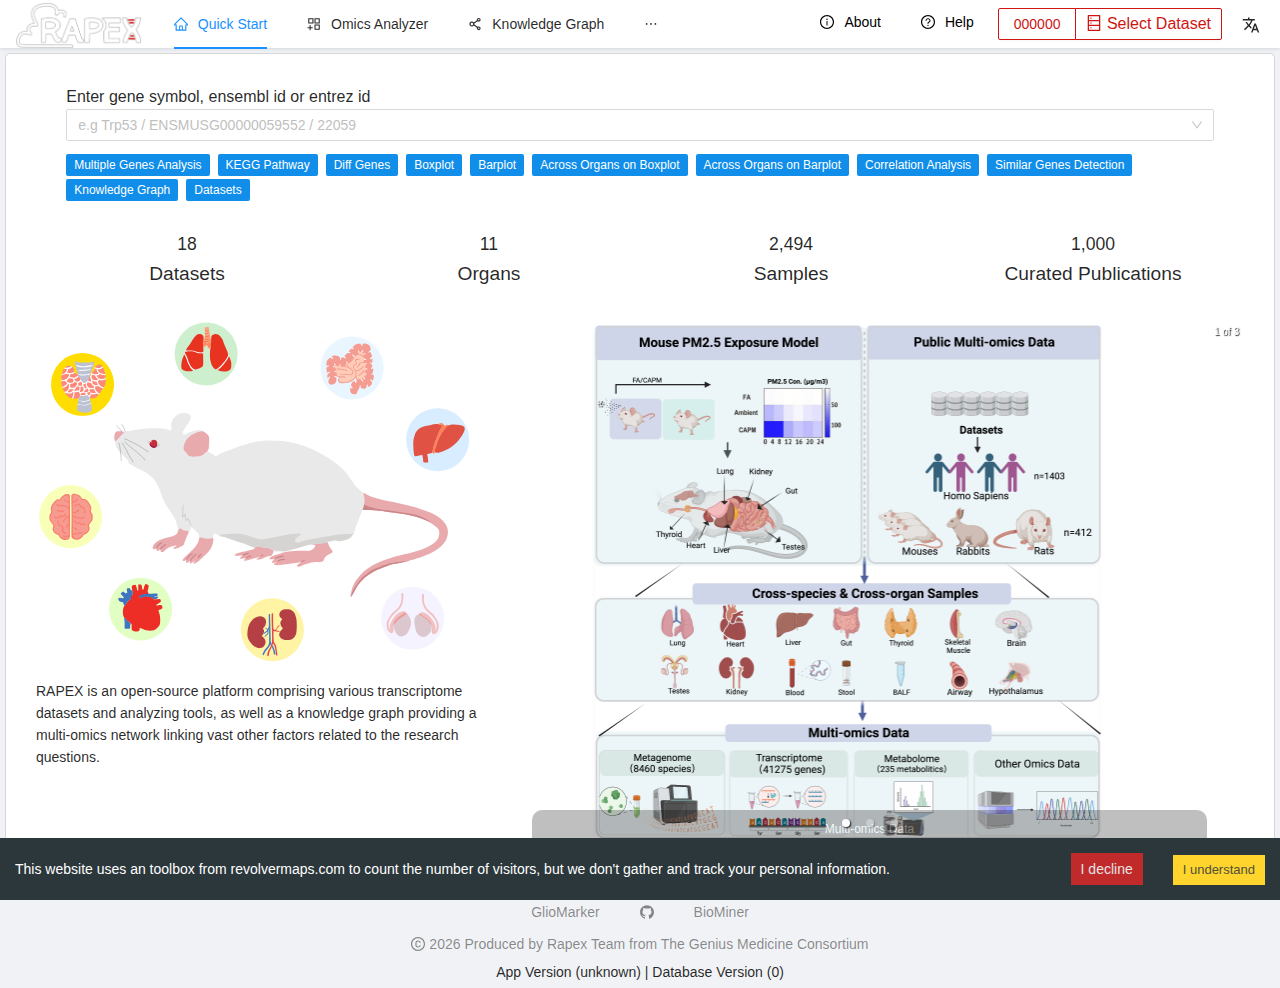
<file: welcome/index.html>
<!DOCTYPE html>
<html lang="en">
  <head>
    <meta
      name="Current build time"
      content="Sun Sep 03 2023 20:16:58 GMT-0400 (Eastern Daylight Time)"
    />
    <meta name="Current build branch" content="master" />
    <meta
      name="Current build commit hash"
      content="50b12d61102e23735ea72cb898d2a8d94cb195d6"
    />
    <meta charset="UTF-8" />
    <meta name="theme-color" content="#1890ff" />
    <meta http-equiv="X-UA-Compatible" content="IE=edge" />
    <meta
      name="keywords"
      content="RAPEX, transcriptomics, air pollution, knowledge graph"
    />
    <meta
      name="description"
      content="RAPEX: a webserver for discovering response to air pollutant exposure based on transcriptomics data and knowledge graph."
    />
    <meta
      name="viewport"
      content="width=device-width, initial-scale=1.0, maximum-scale=1.0, user-scalable=0"
    />
    <title> </title>
    <link
      rel="shortcut icon"
      href='{"config":{"hash":true,"history":{"type":"hash"},"antd":{},"dva":{"hmr":true},"favicon":"/gene.png","define":{"ANT_DESIGN_PRO_ONLY_DO_NOT_USE_IN_YOUR_PRODUCTION":"","REACT_APP_ENV":false,"isStatic":"true"},"layout":{"locale":true,"siderWidth":280,"menu":{"defaultOpenAll":true},"navTheme":"light","primaryColor":"#1890ff","layout":"top","contentWidth":"Fluid","fixedHeader":false,"fixSiderbar":true,"colorWeak":false,"title":"","description":"RAPEX: a webserver for discovering response to air pollutant exposure based on transcriptomics data and knowledge graph.","keywords":"RAPEX, transcriptomics, air pollution, knowledge graph","pwa":false,"logo":"/logo.png","iconfontUrl":""},"locale":{"baseNavigator":true,"useLocalStorage":true,"baseSeparator":"-","antd":true,"default":"zh-CN"},"dynamicImport":{"loading":"@ant-design/pro-layout/es/PageLoading"},"targets":{"node":true,"chrome":49,"firefox":64,"safari":10,"edge":13,"ios":10,"ie":11},"routes":[{"path":"/welcome","name":"quick-start","icon":"home","component":"./Welcome","category":"omics-data"},{"path":"/omics-analyzer","name":"omics-analyzer","icon":"appstore-add","component":"./OmicsAnalyzer","category":"omics-data"},{"path":"/knowledge-graph","name":"knowledge-graph","icon":"share-alt","component":"./KnowledgeGraph","category":"knowledge-graph"},{"path":"/knowledge-graph-editor","name":"knowledge-graph-editor","icon":"link","component":"./KnowledgeGraphEditor","category":"knowledge-graph"},{"name":"chatbot","icon":"comment","path":"/chatbot","hideInMenu":true,"component":"./ChatBot"},{"name":"about","icon":"info-circle","path":"/about","hideInMenu":true,"component":"./About"},{"name":"help","icon":"question-circle","path":"/help","hideInMenu":true,"component":"./Help"},{"path":"/","redirect":"/welcome"},{"component":"./404"}],"access":{},"theme":{"root-entry-name":"variable"},"esbuild":{},"title":false,"ignoreMomentLocale":true,"proxy":{"/api":{"target":"http://localhost:3002","changeOrigin":true}},"manifest":{"basePath":"/"},"fastRefresh":{},"runtimePublicPath":true,"openAPI":[{"requestLibPath":"import { request } from &apos;umi&apos;","schemaPath":"http://127.0.0.1:4523/export/openapi?projectId=1645899&amp;version=3.1","projectName":"swagger","mock":false}],"nodeModulesTransform":{"type":"none","exclude":[]},"mfsu":{},"webpack5":{},"exportStatic":{},"alias":{"react-router":"/Users/codespace/Documents/Code/BioMedGPS/rapex/frontend/node_modules/react-router","react-router-dom":"/Users/codespace/Documents/Code/BioMedGPS/rapex/frontend/node_modules/umi/node_modules/react-router-dom","history":"/Users/codespace/Documents/Code/BioMedGPS/rapex/frontend/node_modules/history-with-query"},"analyze":{"analyzerMode":"server","analyzerPort":8888,"openAnalyzer":true,"generateStatsFile":false,"statsFilename":"stats.json","logLevel":"info","defaultSizes":"parsed"},"autoprefixer":{"flexbox":"no-2009"},"base":"/","cssnano":{"mergeRules":false,"minifyFontValues":{"removeQuotes":false}},"devServer":{},"mountElementId":"root","outputPath":"dist","publicPath":"/","ProBlockOption":{"moveMock":true,"moveService":true,"modifyRequest":true,"autoAddMenu":true},"themeConfig":{},"mode":"doc","locales":[["en-US","English"],["zh-CN","中文"]],"resolve":{},"apiParser":{},"request":{"dataField":"data"}},"route":{"path":"/welcome","name":"quick-start","icon":"home","component":"/Users/codespace/Documents/Code/BioMedGPS/rapex/frontend/src/pages/Welcome","category":"omics-data","exact":true}}'
      type="image/x-icon"
    />
    <link rel="shortcut icon" type="image/x-icon" href="/gene.png" />
    <link rel="stylesheet" href="/umi.e6992b66.css" />
    <script>
      window.routerBase = "/";
    </script>
    <script>
      window.publicPath = window.resourceBaseUrl || "/";
    </script>
    <script>
      //! umi version: 3.5.41
    </script>
  </head>

  <body>
    <noscript>
      <div class="noscript-container">
        Hi there! Please
        <div class="noscript-enableJS">
          <a
            href="https://www.enablejavascript.io/en"
            target="_blank"
            rel="noopener noreferrer"
          >
            <b>enable Javascript</b>
          </a>
        </div>
        in your browser to use !
      </div>
    </noscript>
    <div id="root">
      <style>
        html,
        body,
        #root {
          height: 100%;
          margin: 0;
          padding: 0;
        }

        #root {
          background-repeat: no-repeat;
          background-size: 100% auto;
        }

        .noscript-container {
          display: flex;
          align-content: center;
          justify-content: center;
          margin-top: 90px;
          font-size: 20px;
          font-family: "Lucida Sans", "Lucida Sans Regular", "Lucida Grande",
            "Lucida Sans Unicode", Geneva, Verdana, sans-serif;
        }

        .noscript-enableJS {
          padding-right: 3px;
          padding-left: 3px;
        }

        .page-loading-warp {
          display: flex;
          align-items: center;
          justify-content: center;
          padding: 98px;
        }

        .ant-spin {
          position: absolute;
          display: none;
          -webkit-box-sizing: border-box;
          box-sizing: border-box;
          margin: 0;
          padding: 0;
          color: rgba(0, 0, 0, 0.65);
          color: #1890ff;
          font-size: 14px;
          font-variant: tabular-nums;
          line-height: 1.5;
          text-align: center;
          list-style: none;
          opacity: 0;
          -webkit-transition: -webkit-transform 0.3s
            cubic-bezier(0.78, 0.14, 0.15, 0.86);
          transition: -webkit-transform 0.3s
            cubic-bezier(0.78, 0.14, 0.15, 0.86);
          transition: transform 0.3s cubic-bezier(0.78, 0.14, 0.15, 0.86);
          transition: transform 0.3s cubic-bezier(0.78, 0.14, 0.15, 0.86),
            -webkit-transform 0.3s cubic-bezier(0.78, 0.14, 0.15, 0.86);
          -webkit-font-feature-settings: "tnum";
          font-feature-settings: "tnum";
        }

        .ant-spin-spinning {
          position: static;
          display: inline-block;
          opacity: 1;
        }

        .ant-spin-dot {
          position: relative;
          display: inline-block;
          width: 20px;
          height: 20px;
          font-size: 20px;
        }

        .ant-spin-dot-item {
          position: absolute;
          display: block;
          width: 9px;
          height: 9px;
          background-color: #1890ff;
          border-radius: 100%;
          -webkit-transform: scale(0.75);
          -ms-transform: scale(0.75);
          transform: scale(0.75);
          -webkit-transform-origin: 50% 50%;
          -ms-transform-origin: 50% 50%;
          transform-origin: 50% 50%;
          opacity: 0.3;
          -webkit-animation: antspinmove 1s infinite linear alternate;
          animation: antSpinMove 1s infinite linear alternate;
        }

        .ant-spin-dot-item:nth-child(1) {
          top: 0;
          left: 0;
        }

        .ant-spin-dot-item:nth-child(2) {
          top: 0;
          right: 0;
          -webkit-animation-delay: 0.4s;
          animation-delay: 0.4s;
        }

        .ant-spin-dot-item:nth-child(3) {
          right: 0;
          bottom: 0;
          -webkit-animation-delay: 0.8s;
          animation-delay: 0.8s;
        }

        .ant-spin-dot-item:nth-child(4) {
          bottom: 0;
          left: 0;
          -webkit-animation-delay: 1.2s;
          animation-delay: 1.2s;
        }

        .ant-spin-dot-spin {
          -webkit-transform: rotate(45deg);
          -ms-transform: rotate(45deg);
          transform: rotate(45deg);
          -webkit-animation: antrotate 1.2s infinite linear;
          animation: antRotate 1.2s infinite linear;
        }

        .ant-spin-lg .ant-spin-dot {
          width: 32px;
          height: 32px;
          font-size: 32px;
        }

        .ant-spin-lg .ant-spin-dot i {
          width: 14px;
          height: 14px;
        }

        @media all and (-ms-high-contrast: none), (-ms-high-contrast: active) {
          .ant-spin-blur {
            background: #fff;
            opacity: 0.5;
          }
        }

        @-webkit-keyframes antSpinMove {
          to {
            opacity: 1;
          }
        }

        @keyframes antSpinMove {
          to {
            opacity: 1;
          }
        }

        @-webkit-keyframes antRotate {
          to {
            -webkit-transform: rotate(405deg);
            transform: rotate(405deg);
          }
        }

        @keyframes antRotate {
          to {
            -webkit-transform: rotate(405deg);
            transform: rotate(405deg);
          }
        }
      </style>
      <div
        style="
          display: flex;
          flex-direction: column;
          align-items: center;
          justify-content: center;
          height: 100%;
          min-height: 420px;
        "
      >
        <div class="page-loading-warp" style="flex-direction: column">
          <img src="/logo.png" alt="logo" width="256" />
          <div
            style="
              display: flex;
              align-items: center;
              justify-content: center;
              margin: 20px 0px;
              font-size: 1.5rem;
            "
          ></div>
          <div class="ant-spin ant-spin-lg ant-spin-spinning">
            <span class="ant-spin-dot ant-spin-dot-spin"
              ><i class="ant-spin-dot-item"></i><i class="ant-spin-dot-item"></i
              ><i class="ant-spin-dot-item"></i><i class="ant-spin-dot-item"></i
            ></span>
          </div>
        </div>
      </div>
    </div>
    <script type="">
      const hideHeader = function () {
        // Get the current URL
        var currentUrl = window.location.href;

        // Function to extract query string parameters
        function getParameterByName(name, url) {
          if (!url) url = window.location.href;
          name = name.replace(/[[\]]/g, "\\$&");
          var regex = new RegExp("[?&]" + name + "(=([^&#]*)|&|#|$)"),
            results = regex.exec(url);
          if (!results) return null;
          if (!results[2]) return "";
          return decodeURIComponent(results[2].replace(/\+/g, " "));
        }

        // Check if the "show_header" parameter is present
        var showHeader = getParameterByName("show_header", currentUrl);
        console.log("currentUrl", currentUrl, showHeader);
        if (showHeader === "false") {
          // Create a <style> element
          var styleElement = document.createElement("style");

          // Add your CSS rules inside the <style> element
          styleElement.textContent = `
        .ant-layout-header { display: none; }
        .react-chat-viewerBox { height: 100vh !important; }
        .ant-layout-content { height: 100% !important; }
        .footer-container { display: none; }
        `;

          // Append the <style> element to the <head> section
          document.head.appendChild(styleElement);
        }
      };

      window.addEventListener("load", function () {
        // Function to run after page load
        hideHeader();
      });
    </script>

    <script>
      var __assign =
        (this && this.__assign) ||
        function () {
          __assign =
            Object.assign ||
            function (t) {
              for (var s, i = 1, n = arguments.length; i < n; i++) {
                s = arguments[i];
                for (var p in s)
                  if (Object.prototype.hasOwnProperty.call(s, p)) t[p] = s[p];
              }
              return t;
            };
          return __assign.apply(this, arguments);
        };
      var prevFetch = window.fetch;
      var enableAudit = false;
      var apiDomain = "https://proapi.azurewebsites.net/";
      function urlHasOwnProtocol(url) {
        return (
          url.startsWith("http://") ||
          url.startsWith("https://") ||
          url.startsWith("//")
        );
      }
      var isStaticAsset = function (url) {
        return (
          /.html??S*/g.test(url) ||
          /.js??S*/g.test(url) ||
          /.css??S*/g.test(url)
        );
      };
      function getEntireUrl(url, apiDomain) {
        return !urlHasOwnProtocol(url)
          ? apiDomain + (url.startsWith("/") ? url : "/" + url)
          : url;
      }
      /*
           只处理本身 url 不带协议的请求
            1. 当开启操作审计时，除静态资源请求外所有接口直接走当前域，同时带上相应的头信息
            2. 当未开启操作审计时，请求转换为跨域请求调用
           */
      window.fetch = function (url, options) {
        if (options === void 0) {
          options = {};
        }
        if (!urlHasOwnProtocol(url)) {
          if (enableAudit && !isStaticAsset(url)) {
            // 开启操作审计时带上相应头信息
            var auditOptions = __assign({}, options, {
              headers: __assign({}, options.headers),
            });
            return prevFetch.call(window, url, auditOptions);
          }
          // 未开启操作审计请求以跨域方式发出
          var corsOptions = __assign({}, options, { credentials: "omit" });
          // 发起跨域请求
          var entireUrl = getEntireUrl(url, apiDomain);
          return prevFetch.call(window, entireUrl, corsOptions);
        }
        return prevFetch.call(window, url, options);
      };
    </script>
    <script src="/umi.9fe70427.js"></script>
  </body>
</html>
</file>
<file: umi.e6992b66.css>
[class*=ant-]::-ms-clear,[class*=ant-] input::-ms-clear,[class*=ant-] input::-ms-reveal,[class^=ant-]::-ms-clear,[class^=ant-] input::-ms-clear,[class^=ant-] input::-ms-reveal{display:none}body,html{width:100%;height:100%}input::-ms-clear,input::-ms-reveal{display:none}*,:after,:before{box-sizing:border-box}html{font-family:sans-serif;line-height:1.15;-webkit-text-size-adjust:100%;-ms-text-size-adjust:100%;-ms-overflow-style:scrollbar;-webkit-tap-highlight-color:rgba(0,0,0,0)}@-ms-viewport{width:device-width}body{margin:0;color:rgba(0,0,0,.85);font-size:14px;font-family:-apple-system,BlinkMacSystemFont,"Segoe UI",Roboto,"Helvetica Neue",Arial,"Noto Sans",sans-serif,"Apple Color Emoji","Segoe UI Emoji","Segoe UI Symbol","Noto Color Emoji";font-variant:tabular-nums;line-height:1.5715;background-color:#fff;font-feature-settings:"tnum","tnum"}[tabindex="-1"]:focus{outline:none!important}hr{box-sizing:content-box;height:0;overflow:visible}h1,h2,h3,h4,h5,h6{margin-top:0;margin-bottom:.5em;color:rgba(0,0,0,.85);font-weight:500}p{margin-top:0;margin-bottom:1em}abbr[data-original-title],abbr[title]{text-decoration:underline;-webkit-text-decoration:underline dotted;text-decoration:underline dotted;border-bottom:0;cursor:help}address{margin-bottom:1em;font-style:normal;line-height:inherit}input[type=number],input[type=password],input[type=text],textarea{-webkit-appearance:none}dl,ol,ul{margin-top:0;margin-bottom:1em}ol ol,ol ul,ul ol,ul ul{margin-bottom:0}dt{font-weight:500}dd{margin-bottom:.5em;margin-left:0}blockquote{margin:0 0 1em}dfn{font-style:italic}b,strong{font-weight:bolder}small{font-size:80%}sub,sup{position:relative;font-size:75%;line-height:0;vertical-align:baseline}sub{bottom:-.25em}sup{top:-.5em}a{color:#1890ff;text-decoration:none;background-color:transparent;outline:none;cursor:pointer;transition:color .3s;-webkit-text-decoration-skip:objects}a:hover{color:#40a9ff}a:active{color:#096dd9}a:active,a:hover{text-decoration:none;outline:0}a:focus{text-decoration:none;outline:0}a[disabled]{color:rgba(0,0,0,.25);cursor:not-allowed}code,kbd,pre,samp{font-size:1em;font-family:"SFMono-Regular",Consolas,"Liberation Mono",Menlo,Courier,monospace}pre{margin-top:0;margin-bottom:1em;overflow:auto}figure{margin:0 0 1em}img{vertical-align:middle;border-style:none}[role=button],a,area,button,input:not([type=range]),label,select,summary,textarea{touch-action:manipulation}table{border-collapse:collapse}caption{padding-top:.75em;padding-bottom:.3em;color:rgba(0,0,0,.45);text-align:left;caption-side:bottom}button,input,optgroup,select,textarea{margin:0;color:inherit;font-size:inherit;font-family:inherit;line-height:inherit}button,input{overflow:visible}button,select{text-transform:none}[type=reset],[type=submit],button,html [type=button]{-webkit-appearance:button}[type=button]::-moz-focus-inner,[type=reset]::-moz-focus-inner,[type=submit]::-moz-focus-inner,button::-moz-focus-inner{padding:0;border-style:none}input[type=checkbox],input[type=radio]{box-sizing:border-box;padding:0}input[type=date],input[type=datetime-local],input[type=month],input[type=time]{-webkit-appearance:listbox}textarea{overflow:auto;resize:vertical}fieldset{min-width:0;margin:0;padding:0;border:0}legend{display:block;width:100%;max-width:100%;margin-bottom:.5em;padding:0;color:inherit;font-size:1.5em;line-height:inherit;white-space:normal}progress{vertical-align:baseline}[type=number]::-webkit-inner-spin-button,[type=number]::-webkit-outer-spin-button{height:auto}[type=search]{outline-offset:-2px;-webkit-appearance:none}[type=search]::-webkit-search-cancel-button,[type=search]::-webkit-search-decoration{-webkit-appearance:none}::-webkit-file-upload-button{font:inherit;-webkit-appearance:button}output{display:inline-block}summary{display:list-item}template{display:none}[hidden]{display:none!important}mark{padding:.2em;background-color:#feffe6}::selection{color:#fff;background:#1890ff}.clearfix:before{display:table;content:""}.clearfix:after{display:table;clear:both;content:""}.anticon{display:inline-block;color:inherit;font-style:normal;line-height:0;text-align:center;text-transform:none;vertical-align:-.125em;text-rendering:optimizelegibility;-webkit-font-smoothing:antialiased;-moz-osx-font-smoothing:grayscale}.anticon>*{line-height:1}.anticon svg{display:inline-block}.anticon:before{display:none}.anticon .anticon-icon{display:block}.anticon>.anticon{line-height:0;vertical-align:0}.anticon[tabindex]{cursor:pointer}.anticon-spin,.anticon-spin:before{display:inline-block;animation:loadingCircle 1s linear infinite}.ant-fade-appear,.ant-fade-enter{animation-duration:.2s;animation-fill-mode:both;animation-play-state:paused}.ant-fade-leave{animation-duration:.2s;animation-fill-mode:both;animation-play-state:paused}.ant-fade-appear.ant-fade-appear-active,.ant-fade-enter.ant-fade-enter-active{animation-name:antFadeIn;animation-play-state:running}.ant-fade-leave.ant-fade-leave-active{animation-name:antFadeOut;animation-play-state:running;pointer-events:none}.ant-fade-appear,.ant-fade-enter{opacity:0;animation-timing-function:linear}.ant-fade-leave{animation-timing-function:linear}@keyframes antFadeIn{0%{opacity:0}to{opacity:1}}@keyframes antFadeOut{0%{opacity:1}to{opacity:0}}.ant-move-up-appear,.ant-move-up-enter{animation-duration:.2s;animation-fill-mode:both;animation-play-state:paused}.ant-move-up-leave{animation-duration:.2s;animation-fill-mode:both;animation-play-state:paused}.ant-move-up-appear.ant-move-up-appear-active,.ant-move-up-enter.ant-move-up-enter-active{animation-name:antMoveUpIn;animation-play-state:running}.ant-move-up-leave.ant-move-up-leave-active{animation-name:antMoveUpOut;animation-play-state:running;pointer-events:none}.ant-move-up-appear,.ant-move-up-enter{opacity:0;animation-timing-function:cubic-bezier(.08,.82,.17,1)}.ant-move-up-leave{animation-timing-function:cubic-bezier(.6,.04,.98,.34)}.ant-move-down-appear,.ant-move-down-enter{animation-duration:.2s;animation-fill-mode:both;animation-play-state:paused}.ant-move-down-leave{animation-duration:.2s;animation-fill-mode:both;animation-play-state:paused}.ant-move-down-appear.ant-move-down-appear-active,.ant-move-down-enter.ant-move-down-enter-active{animation-name:antMoveDownIn;animation-play-state:running}.ant-move-down-leave.ant-move-down-leave-active{animation-name:antMoveDownOut;animation-play-state:running;pointer-events:none}.ant-move-down-appear,.ant-move-down-enter{opacity:0;animation-timing-function:cubic-bezier(.08,.82,.17,1)}.ant-move-down-leave{animation-timing-function:cubic-bezier(.6,.04,.98,.34)}.ant-move-left-appear,.ant-move-left-enter{animation-duration:.2s;animation-fill-mode:both;animation-play-state:paused}.ant-move-left-leave{animation-duration:.2s;animation-fill-mode:both;animation-play-state:paused}.ant-move-left-appear.ant-move-left-appear-active,.ant-move-left-enter.ant-move-left-enter-active{animation-name:antMoveLeftIn;animation-play-state:running}.ant-move-left-leave.ant-move-left-leave-active{animation-name:antMoveLeftOut;animation-play-state:running;pointer-events:none}.ant-move-left-appear,.ant-move-left-enter{opacity:0;animation-timing-function:cubic-bezier(.08,.82,.17,1)}.ant-move-left-leave{animation-timing-function:cubic-bezier(.6,.04,.98,.34)}.ant-move-right-appear,.ant-move-right-enter{animation-duration:.2s;animation-fill-mode:both;animation-play-state:paused}.ant-move-right-leave{animation-duration:.2s;animation-fill-mode:both;animation-play-state:paused}.ant-move-right-appear.ant-move-right-appear-active,.ant-move-right-enter.ant-move-right-enter-active{animation-name:antMoveRightIn;animation-play-state:running}.ant-move-right-leave.ant-move-right-leave-active{animation-name:antMoveRightOut;animation-play-state:running;pointer-events:none}.ant-move-right-appear,.ant-move-right-enter{opacity:0;animation-timing-function:cubic-bezier(.08,.82,.17,1)}.ant-move-right-leave{animation-timing-function:cubic-bezier(.6,.04,.98,.34)}@keyframes antMoveDownIn{0%{transform:translateY(100%);transform-origin:0 0;opacity:0}to{transform:translateY(0);transform-origin:0 0;opacity:1}}@keyframes antMoveDownOut{0%{transform:translateY(0);transform-origin:0 0;opacity:1}to{transform:translateY(100%);transform-origin:0 0;opacity:0}}@keyframes antMoveLeftIn{0%{transform:translateX(-100%);transform-origin:0 0;opacity:0}to{transform:translateX(0);transform-origin:0 0;opacity:1}}@keyframes antMoveLeftOut{0%{transform:translateX(0);transform-origin:0 0;opacity:1}to{transform:translateX(-100%);transform-origin:0 0;opacity:0}}@keyframes antMoveRightIn{0%{transform:translateX(100%);transform-origin:0 0;opacity:0}to{transform:translateX(0);transform-origin:0 0;opacity:1}}@keyframes antMoveRightOut{0%{transform:translateX(0);transform-origin:0 0;opacity:1}to{transform:translateX(100%);transform-origin:0 0;opacity:0}}@keyframes antMoveUpIn{0%{transform:translateY(-100%);transform-origin:0 0;opacity:0}to{transform:translateY(0);transform-origin:0 0;opacity:1}}@keyframes antMoveUpOut{0%{transform:translateY(0);transform-origin:0 0;opacity:1}to{transform:translateY(-100%);transform-origin:0 0;opacity:0}}@keyframes loadingCircle{to{transform:rotate(1turn)}}[ant-click-animating-without-extra-node=true],[ant-click-animating=true]{position:relative}html{--antd-wave-shadow-color:#1890ff;--scroll-bar:0}.ant-click-animating-node,[ant-click-animating-without-extra-node=true]:after{position:absolute;top:0;right:0;bottom:0;left:0;display:block;border-radius:inherit;box-shadow:0 0 0 0 #1890ff;box-shadow:0 0 0 0 var(--antd-wave-shadow-color);opacity:.2;animation:fadeEffect 2s cubic-bezier(.08,.82,.17,1),waveEffect .4s cubic-bezier(.08,.82,.17,1);animation-fill-mode:forwards;content:"";pointer-events:none}@keyframes waveEffect{to{box-shadow:0 0 0 #1890ff;box-shadow:0 0 0 6px #1890ff;box-shadow:0 0 0 6px var(--antd-wave-shadow-color)}}@keyframes fadeEffect{to{opacity:0}}.ant-slide-up-appear,.ant-slide-up-enter{animation-duration:.2s;animation-fill-mode:both;animation-play-state:paused}.ant-slide-up-leave{animation-duration:.2s;animation-fill-mode:both;animation-play-state:paused}.ant-slide-up-appear.ant-slide-up-appear-active,.ant-slide-up-enter.ant-slide-up-enter-active{animation-name:antSlideUpIn;animation-play-state:running}.ant-slide-up-leave.ant-slide-up-leave-active{animation-name:antSlideUpOut;animation-play-state:running;pointer-events:none}.ant-slide-up-appear,.ant-slide-up-enter{transform:scale(0);transform-origin:0 0;opacity:0;animation-timing-function:cubic-bezier(.23,1,.32,1)}.ant-slide-up-leave{animation-timing-function:cubic-bezier(.755,.05,.855,.06)}.ant-slide-down-appear,.ant-slide-down-enter{animation-duration:.2s;animation-fill-mode:both;animation-play-state:paused}.ant-slide-down-leave{animation-duration:.2s;animation-fill-mode:both;animation-play-state:paused}.ant-slide-down-appear.ant-slide-down-appear-active,.ant-slide-down-enter.ant-slide-down-enter-active{animation-name:antSlideDownIn;animation-play-state:running}.ant-slide-down-leave.ant-slide-down-leave-active{animation-name:antSlideDownOut;animation-play-state:running;pointer-events:none}.ant-slide-down-appear,.ant-slide-down-enter{transform:scale(0);transform-origin:0 0;opacity:0;animation-timing-function:cubic-bezier(.23,1,.32,1)}.ant-slide-down-leave{animation-timing-function:cubic-bezier(.755,.05,.855,.06)}.ant-slide-left-appear,.ant-slide-left-enter{animation-duration:.2s;animation-fill-mode:both;animation-play-state:paused}.ant-slide-left-leave{animation-duration:.2s;animation-fill-mode:both;animation-play-state:paused}.ant-slide-left-appear.ant-slide-left-appear-active,.ant-slide-left-enter.ant-slide-left-enter-active{animation-name:antSlideLeftIn;animation-play-state:running}.ant-slide-left-leave.ant-slide-left-leave-active{animation-name:antSlideLeftOut;animation-play-state:running;pointer-events:none}.ant-slide-left-appear,.ant-slide-left-enter{transform:scale(0);transform-origin:0 0;opacity:0;animation-timing-function:cubic-bezier(.23,1,.32,1)}.ant-slide-left-leave{animation-timing-function:cubic-bezier(.755,.05,.855,.06)}.ant-slide-right-appear,.ant-slide-right-enter{animation-duration:.2s;animation-fill-mode:both;animation-play-state:paused}.ant-slide-right-leave{animation-duration:.2s;animation-fill-mode:both;animation-play-state:paused}.ant-slide-right-appear.ant-slide-right-appear-active,.ant-slide-right-enter.ant-slide-right-enter-active{animation-name:antSlideRightIn;animation-play-state:running}.ant-slide-right-leave.ant-slide-right-leave-active{animation-name:antSlideRightOut;animation-play-state:running;pointer-events:none}.ant-slide-right-appear,.ant-slide-right-enter{transform:scale(0);transform-origin:0 0;opacity:0;animation-timing-function:cubic-bezier(.23,1,.32,1)}.ant-slide-right-leave{animation-timing-function:cubic-bezier(.755,.05,.855,.06)}@keyframes antSlideUpIn{0%{transform:scaleY(.8);transform-origin:0 0;opacity:0}to{transform:scaleY(1);transform-origin:0 0;opacity:1}}@keyframes antSlideUpOut{0%{transform:scaleY(1);transform-origin:0 0;opacity:1}to{transform:scaleY(.8);transform-origin:0 0;opacity:0}}@keyframes antSlideDownIn{0%{transform:scaleY(.8);transform-origin:100% 100%;opacity:0}to{transform:scaleY(1);transform-origin:100% 100%;opacity:1}}@keyframes antSlideDownOut{0%{transform:scaleY(1);transform-origin:100% 100%;opacity:1}to{transform:scaleY(.8);transform-origin:100% 100%;opacity:0}}@keyframes antSlideLeftIn{0%{transform:scaleX(.8);transform-origin:0 0;opacity:0}to{transform:scaleX(1);transform-origin:0 0;opacity:1}}@keyframes antSlideLeftOut{0%{transform:scaleX(1);transform-origin:0 0;opacity:1}to{transform:scaleX(.8);transform-origin:0 0;opacity:0}}@keyframes antSlideRightIn{0%{transform:scaleX(.8);transform-origin:100% 0;opacity:0}to{transform:scaleX(1);transform-origin:100% 0;opacity:1}}@keyframes antSlideRightOut{0%{transform:scaleX(1);transform-origin:100% 0;opacity:1}to{transform:scaleX(.8);transform-origin:100% 0;opacity:0}}.ant-zoom-appear,.ant-zoom-enter{animation-duration:.2s;animation-fill-mode:both;animation-play-state:paused}.ant-zoom-leave{animation-duration:.2s;animation-fill-mode:both;animation-play-state:paused}.ant-zoom-appear.ant-zoom-appear-active,.ant-zoom-enter.ant-zoom-enter-active{animation-name:antZoomIn;animation-play-state:running}.ant-zoom-leave.ant-zoom-leave-active{animation-name:antZoomOut;animation-play-state:running;pointer-events:none}.ant-zoom-appear,.ant-zoom-enter{transform:scale(0);opacity:0;animation-timing-function:cubic-bezier(.08,.82,.17,1)}.ant-zoom-appear-prepare,.ant-zoom-enter-prepare{transform:none}.ant-zoom-leave{animation-timing-function:cubic-bezier(.78,.14,.15,.86)}.ant-zoom-big-appear,.ant-zoom-big-enter{animation-duration:.2s;animation-fill-mode:both;animation-play-state:paused}.ant-zoom-big-leave{animation-duration:.2s;animation-fill-mode:both;animation-play-state:paused}.ant-zoom-big-appear.ant-zoom-big-appear-active,.ant-zoom-big-enter.ant-zoom-big-enter-active{animation-name:antZoomBigIn;animation-play-state:running}.ant-zoom-big-leave.ant-zoom-big-leave-active{animation-name:antZoomBigOut;animation-play-state:running;pointer-events:none}.ant-zoom-big-appear,.ant-zoom-big-enter{transform:scale(0);opacity:0;animation-timing-function:cubic-bezier(.08,.82,.17,1)}.ant-zoom-big-appear-prepare,.ant-zoom-big-enter-prepare{transform:none}.ant-zoom-big-leave{animation-timing-function:cubic-bezier(.78,.14,.15,.86)}.ant-zoom-big-fast-appear,.ant-zoom-big-fast-enter{animation-duration:.1s;animation-fill-mode:both;animation-play-state:paused}.ant-zoom-big-fast-leave{animation-duration:.1s;animation-fill-mode:both;animation-play-state:paused}.ant-zoom-big-fast-appear.ant-zoom-big-fast-appear-active,.ant-zoom-big-fast-enter.ant-zoom-big-fast-enter-active{animation-name:antZoomBigIn;animation-play-state:running}.ant-zoom-big-fast-leave.ant-zoom-big-fast-leave-active{animation-name:antZoomBigOut;animation-play-state:running;pointer-events:none}.ant-zoom-big-fast-appear,.ant-zoom-big-fast-enter{transform:scale(0);opacity:0;animation-timing-function:cubic-bezier(.08,.82,.17,1)}.ant-zoom-big-fast-appear-prepare,.ant-zoom-big-fast-enter-prepare{transform:none}.ant-zoom-big-fast-leave{animation-timing-function:cubic-bezier(.78,.14,.15,.86)}.ant-zoom-up-appear,.ant-zoom-up-enter{animation-duration:.2s;animation-fill-mode:both;animation-play-state:paused}.ant-zoom-up-leave{animation-duration:.2s;animation-fill-mode:both;animation-play-state:paused}.ant-zoom-up-appear.ant-zoom-up-appear-active,.ant-zoom-up-enter.ant-zoom-up-enter-active{animation-name:antZoomUpIn;animation-play-state:running}.ant-zoom-up-leave.ant-zoom-up-leave-active{animation-name:antZoomUpOut;animation-play-state:running;pointer-events:none}.ant-zoom-up-appear,.ant-zoom-up-enter{transform:scale(0);opacity:0;animation-timing-function:cubic-bezier(.08,.82,.17,1)}.ant-zoom-up-appear-prepare,.ant-zoom-up-enter-prepare{transform:none}.ant-zoom-up-leave{animation-timing-function:cubic-bezier(.78,.14,.15,.86)}.ant-zoom-down-appear,.ant-zoom-down-enter{animation-duration:.2s;animation-fill-mode:both;animation-play-state:paused}.ant-zoom-down-leave{animation-duration:.2s;animation-fill-mode:both;animation-play-state:paused}.ant-zoom-down-appear.ant-zoom-down-appear-active,.ant-zoom-down-enter.ant-zoom-down-enter-active{animation-name:antZoomDownIn;animation-play-state:running}.ant-zoom-down-leave.ant-zoom-down-leave-active{animation-name:antZoomDownOut;animation-play-state:running;pointer-events:none}.ant-zoom-down-appear,.ant-zoom-down-enter{transform:scale(0);opacity:0;animation-timing-function:cubic-bezier(.08,.82,.17,1)}.ant-zoom-down-appear-prepare,.ant-zoom-down-enter-prepare{transform:none}.ant-zoom-down-leave{animation-timing-function:cubic-bezier(.78,.14,.15,.86)}.ant-zoom-left-appear,.ant-zoom-left-enter{animation-duration:.2s;animation-fill-mode:both;animation-play-state:paused}.ant-zoom-left-leave{animation-duration:.2s;animation-fill-mode:both;animation-play-state:paused}.ant-zoom-left-appear.ant-zoom-left-appear-active,.ant-zoom-left-enter.ant-zoom-left-enter-active{animation-name:antZoomLeftIn;animation-play-state:running}.ant-zoom-left-leave.ant-zoom-left-leave-active{animation-name:antZoomLeftOut;animation-play-state:running;pointer-events:none}.ant-zoom-left-appear,.ant-zoom-left-enter{transform:scale(0);opacity:0;animation-timing-function:cubic-bezier(.08,.82,.17,1)}.ant-zoom-left-appear-prepare,.ant-zoom-left-enter-prepare{transform:none}.ant-zoom-left-leave{animation-timing-function:cubic-bezier(.78,.14,.15,.86)}.ant-zoom-right-appear,.ant-zoom-right-enter{animation-duration:.2s;animation-fill-mode:both;animation-play-state:paused}.ant-zoom-right-leave{animation-duration:.2s;animation-fill-mode:both;animation-play-state:paused}.ant-zoom-right-appear.ant-zoom-right-appear-active,.ant-zoom-right-enter.ant-zoom-right-enter-active{animation-name:antZoomRightIn;animation-play-state:running}.ant-zoom-right-leave.ant-zoom-right-leave-active{animation-name:antZoomRightOut;animation-play-state:running;pointer-events:none}.ant-zoom-right-appear,.ant-zoom-right-enter{transform:scale(0);opacity:0;animation-timing-function:cubic-bezier(.08,.82,.17,1)}.ant-zoom-right-appear-prepare,.ant-zoom-right-enter-prepare{transform:none}.ant-zoom-right-leave{animation-timing-function:cubic-bezier(.78,.14,.15,.86)}@keyframes antZoomIn{0%{transform:scale(.2);opacity:0}to{transform:scale(1);opacity:1}}@keyframes antZoomOut{0%{transform:scale(1)}to{transform:scale(.2);opacity:0}}@keyframes antZoomBigIn{0%{transform:scale(.8);opacity:0}to{transform:scale(1);opacity:1}}@keyframes antZoomBigOut{0%{transform:scale(1)}to{transform:scale(.8);opacity:0}}@keyframes antZoomUpIn{0%{transform:scale(.8);transform-origin:50% 0;opacity:0}to{transform:scale(1);transform-origin:50% 0}}@keyframes antZoomUpOut{0%{transform:scale(1);transform-origin:50% 0}to{transform:scale(.8);transform-origin:50% 0;opacity:0}}@keyframes antZoomLeftIn{0%{transform:scale(.8);transform-origin:0 50%;opacity:0}to{transform:scale(1);transform-origin:0 50%}}@keyframes antZoomLeftOut{0%{transform:scale(1);transform-origin:0 50%}to{transform:scale(.8);transform-origin:0 50%;opacity:0}}@keyframes antZoomRightIn{0%{transform:scale(.8);transform-origin:100% 50%;opacity:0}to{transform:scale(1);transform-origin:100% 50%}}@keyframes antZoomRightOut{0%{transform:scale(1);transform-origin:100% 50%}to{transform:scale(.8);transform-origin:100% 50%;opacity:0}}@keyframes antZoomDownIn{0%{transform:scale(.8);transform-origin:50% 100%;opacity:0}to{transform:scale(1);transform-origin:50% 100%}}@keyframes antZoomDownOut{0%{transform:scale(1);transform-origin:50% 100%}to{transform:scale(.8);transform-origin:50% 100%;opacity:0}}.ant-motion-collapse-legacy{overflow:hidden}.ant-motion-collapse-legacy-active{transition:height .2s cubic-bezier(.645,.045,.355,1),opacity .2s cubic-bezier(.645,.045,.355,1)!important}.ant-motion-collapse{overflow:hidden;transition:height .2s cubic-bezier(.645,.045,.355,1),opacity .2s cubic-bezier(.645,.045,.355,1)!important}.ant-btn{line-height:1.5715;position:relative;display:inline-block;font-weight:400;white-space:nowrap;text-align:center;background-image:none;box-shadow:0 2px 0 rgba(0,0,0,.015);cursor:pointer;transition:all .3s cubic-bezier(.645,.045,.355,1);-webkit-user-select:none;-moz-user-select:none;-ms-user-select:none;user-select:none;touch-action:manipulation;height:32px;padding:4px 15px;font-size:14px;border-radius:2px;color:rgba(0,0,0,.85);border:1px solid #d9d9d9;background:#fff}.ant-btn>.anticon{line-height:1}.ant-btn,.ant-btn:active,.ant-btn:focus{outline:0}.ant-btn:not([disabled]):hover{text-decoration:none}.ant-btn:not([disabled]):active{outline:0;box-shadow:none}.ant-btn[disabled]{cursor:not-allowed}.ant-btn[disabled]>*{pointer-events:none}.ant-btn-lg{height:40px;padding:6.4px 15px;font-size:16px;border-radius:2px}.ant-btn-sm{height:24px;padding:0 7px;font-size:14px;border-radius:2px}.ant-btn>a:only-child{color:currentcolor}.ant-btn>a:only-child:after{position:absolute;top:0;right:0;bottom:0;left:0;background:transparent;content:""}.ant-btn:focus,.ant-btn:hover{color:#40a9ff;color:var(--ant-primary-color-hover);border-color:#40a9ff;border-color:var(--ant-primary-color-hover);background:#fff}.ant-btn:focus>a:only-child,.ant-btn:hover>a:only-child{color:currentcolor}.ant-btn:focus>a:only-child:after,.ant-btn:hover>a:only-child:after{position:absolute;top:0;right:0;bottom:0;left:0;background:transparent;content:""}.ant-btn:active{color:#096dd9;color:var(--ant-primary-color-active);border-color:#096dd9;border-color:var(--ant-primary-color-active);background:#fff}.ant-btn:active>a:only-child{color:currentcolor}.ant-btn:active>a:only-child:after{position:absolute;top:0;right:0;bottom:0;left:0;background:transparent;content:""}.ant-btn[disabled],.ant-btn[disabled]:active,.ant-btn[disabled]:focus,.ant-btn[disabled]:hover{color:rgba(0,0,0,.25);border-color:#d9d9d9;background:#f5f5f5;text-shadow:none;box-shadow:none}.ant-btn[disabled]:active>a:only-child,.ant-btn[disabled]:focus>a:only-child,.ant-btn[disabled]:hover>a:only-child,.ant-btn[disabled]>a:only-child{color:currentcolor}.ant-btn[disabled]:active>a:only-child:after,.ant-btn[disabled]:focus>a:only-child:after,.ant-btn[disabled]:hover>a:only-child:after,.ant-btn[disabled]>a:only-child:after{position:absolute;top:0;right:0;bottom:0;left:0;background:transparent;content:""}.ant-btn:active,.ant-btn:focus,.ant-btn:hover{text-decoration:none;background:#fff}.ant-btn>span{display:inline-block}.ant-btn-primary{color:#fff;border-color:#1890ff;border-color:var(--ant-primary-color);background:#1890ff;background:var(--ant-primary-color);text-shadow:0 -1px 0 rgba(0,0,0,.12);box-shadow:0 2px 0 rgba(0,0,0,.045)}.ant-btn-primary>a:only-child{color:currentcolor}.ant-btn-primary>a:only-child:after{position:absolute;top:0;right:0;bottom:0;left:0;background:transparent;content:""}.ant-btn-primary:focus,.ant-btn-primary:hover{color:#fff;border-color:#40a9ff;border-color:var(--ant-primary-color-hover);background:#40a9ff;background:var(--ant-primary-color-hover)}.ant-btn-primary:focus>a:only-child,.ant-btn-primary:hover>a:only-child{color:currentcolor}.ant-btn-primary:focus>a:only-child:after,.ant-btn-primary:hover>a:only-child:after{position:absolute;top:0;right:0;bottom:0;left:0;background:transparent;content:""}.ant-btn-primary:active{color:#fff;border-color:#096dd9;border-color:var(--ant-primary-color-active);background:#096dd9;background:var(--ant-primary-color-active)}.ant-btn-primary:active>a:only-child{color:currentcolor}.ant-btn-primary:active>a:only-child:after{position:absolute;top:0;right:0;bottom:0;left:0;background:transparent;content:""}.ant-btn-primary[disabled],.ant-btn-primary[disabled]:active,.ant-btn-primary[disabled]:focus,.ant-btn-primary[disabled]:hover{color:rgba(0,0,0,.25);border-color:#d9d9d9;background:#f5f5f5;text-shadow:none;box-shadow:none}.ant-btn-primary[disabled]:active>a:only-child,.ant-btn-primary[disabled]:focus>a:only-child,.ant-btn-primary[disabled]:hover>a:only-child,.ant-btn-primary[disabled]>a:only-child{color:currentcolor}.ant-btn-primary[disabled]:active>a:only-child:after,.ant-btn-primary[disabled]:focus>a:only-child:after,.ant-btn-primary[disabled]:hover>a:only-child:after,.ant-btn-primary[disabled]>a:only-child:after{position:absolute;top:0;right:0;bottom:0;left:0;background:transparent;content:""}.ant-btn-group .ant-btn-primary:not(:first-child):not(:last-child){border-right-color:#40a9ff;border-right-color:var(--ant-primary-5);border-left-color:#40a9ff;border-left-color:var(--ant-primary-5)}.ant-btn-group .ant-btn-primary:not(:first-child):not(:last-child):disabled{border-color:#d9d9d9}.ant-btn-group .ant-btn-primary:first-child:not(:last-child){border-right-color:#40a9ff;border-right-color:var(--ant-primary-5)}.ant-btn-group .ant-btn-primary:first-child:not(:last-child)[disabled]{border-right-color:#d9d9d9}.ant-btn-group .ant-btn-primary+.ant-btn-primary,.ant-btn-group .ant-btn-primary:last-child:not(:first-child){border-left-color:#40a9ff;border-left-color:var(--ant-primary-5)}.ant-btn-group .ant-btn-primary+.ant-btn-primary[disabled],.ant-btn-group .ant-btn-primary:last-child:not(:first-child)[disabled]{border-left-color:#d9d9d9}.ant-btn-ghost{color:rgba(0,0,0,.85);border-color:#d9d9d9;background:transparent}.ant-btn-ghost>a:only-child{color:currentcolor}.ant-btn-ghost>a:only-child:after{position:absolute;top:0;right:0;bottom:0;left:0;background:transparent;content:""}.ant-btn-ghost:focus,.ant-btn-ghost:hover{color:#40a9ff;color:var(--ant-primary-color-hover);border-color:#40a9ff;border-color:var(--ant-primary-color-hover);background:transparent}.ant-btn-ghost:focus>a:only-child,.ant-btn-ghost:hover>a:only-child{color:currentcolor}.ant-btn-ghost:focus>a:only-child:after,.ant-btn-ghost:hover>a:only-child:after{position:absolute;top:0;right:0;bottom:0;left:0;background:transparent;content:""}.ant-btn-ghost:active{color:#096dd9;color:var(--ant-primary-color-active);border-color:#096dd9;border-color:var(--ant-primary-color-active);background:transparent}.ant-btn-ghost:active>a:only-child{color:currentcolor}.ant-btn-ghost:active>a:only-child:after{position:absolute;top:0;right:0;bottom:0;left:0;background:transparent;content:""}.ant-btn-ghost[disabled],.ant-btn-ghost[disabled]:active,.ant-btn-ghost[disabled]:focus,.ant-btn-ghost[disabled]:hover{color:rgba(0,0,0,.25);border-color:#d9d9d9;background:#f5f5f5;text-shadow:none;box-shadow:none}.ant-btn-ghost[disabled]:active>a:only-child,.ant-btn-ghost[disabled]:focus>a:only-child,.ant-btn-ghost[disabled]:hover>a:only-child,.ant-btn-ghost[disabled]>a:only-child{color:currentcolor}.ant-btn-ghost[disabled]:active>a:only-child:after,.ant-btn-ghost[disabled]:focus>a:only-child:after,.ant-btn-ghost[disabled]:hover>a:only-child:after,.ant-btn-ghost[disabled]>a:only-child:after{position:absolute;top:0;right:0;bottom:0;left:0;background:transparent;content:""}.ant-btn-dashed{color:rgba(0,0,0,.85);border-color:#d9d9d9;background:#fff;border-style:dashed}.ant-btn-dashed>a:only-child{color:currentcolor}.ant-btn-dashed>a:only-child:after{position:absolute;top:0;right:0;bottom:0;left:0;background:transparent;content:""}.ant-btn-dashed:focus,.ant-btn-dashed:hover{color:#40a9ff;color:var(--ant-primary-color-hover);border-color:#40a9ff;border-color:var(--ant-primary-color-hover);background:#fff}.ant-btn-dashed:focus>a:only-child,.ant-btn-dashed:hover>a:only-child{color:currentcolor}.ant-btn-dashed:focus>a:only-child:after,.ant-btn-dashed:hover>a:only-child:after{position:absolute;top:0;right:0;bottom:0;left:0;background:transparent;content:""}.ant-btn-dashed:active{color:#096dd9;color:var(--ant-primary-color-active);border-color:#096dd9;border-color:var(--ant-primary-color-active);background:#fff}.ant-btn-dashed:active>a:only-child{color:currentcolor}.ant-btn-dashed:active>a:only-child:after{position:absolute;top:0;right:0;bottom:0;left:0;background:transparent;content:""}.ant-btn-dashed[disabled],.ant-btn-dashed[disabled]:active,.ant-btn-dashed[disabled]:focus,.ant-btn-dashed[disabled]:hover{color:rgba(0,0,0,.25);border-color:#d9d9d9;background:#f5f5f5;text-shadow:none;box-shadow:none}.ant-btn-dashed[disabled]:active>a:only-child,.ant-btn-dashed[disabled]:focus>a:only-child,.ant-btn-dashed[disabled]:hover>a:only-child,.ant-btn-dashed[disabled]>a:only-child{color:currentcolor}.ant-btn-dashed[disabled]:active>a:only-child:after,.ant-btn-dashed[disabled]:focus>a:only-child:after,.ant-btn-dashed[disabled]:hover>a:only-child:after,.ant-btn-dashed[disabled]>a:only-child:after{position:absolute;top:0;right:0;bottom:0;left:0;background:transparent;content:""}.ant-btn-danger{color:#fff;border-color:#ff4d4f;border-color:var(--ant-error-color);background:#ff4d4f;background:var(--ant-error-color);text-shadow:0 -1px 0 rgba(0,0,0,.12);box-shadow:0 2px 0 rgba(0,0,0,.045)}.ant-btn-danger>a:only-child{color:currentcolor}.ant-btn-danger>a:only-child:after{position:absolute;top:0;right:0;bottom:0;left:0;background:transparent;content:""}.ant-btn-danger:focus,.ant-btn-danger:hover{color:#fff;border-color:#ff7875;border-color:var(--ant-error-color-hover);background:#ff7875;background:var(--ant-error-color-hover)}.ant-btn-danger:focus>a:only-child,.ant-btn-danger:hover>a:only-child{color:currentcolor}.ant-btn-danger:focus>a:only-child:after,.ant-btn-danger:hover>a:only-child:after{position:absolute;top:0;right:0;bottom:0;left:0;background:transparent;content:""}.ant-btn-danger:active{color:#fff;border-color:#d9363e;border-color:var(--ant-error-color-active);background:#d9363e;background:var(--ant-error-color-active)}.ant-btn-danger:active>a:only-child{color:currentcolor}.ant-btn-danger:active>a:only-child:after{position:absolute;top:0;right:0;bottom:0;left:0;background:transparent;content:""}.ant-btn-danger[disabled],.ant-btn-danger[disabled]:active,.ant-btn-danger[disabled]:focus,.ant-btn-danger[disabled]:hover{color:rgba(0,0,0,.25);border-color:#d9d9d9;background:#f5f5f5;text-shadow:none;box-shadow:none}.ant-btn-danger[disabled]:active>a:only-child,.ant-btn-danger[disabled]:focus>a:only-child,.ant-btn-danger[disabled]:hover>a:only-child,.ant-btn-danger[disabled]>a:only-child{color:currentcolor}.ant-btn-danger[disabled]:active>a:only-child:after,.ant-btn-danger[disabled]:focus>a:only-child:after,.ant-btn-danger[disabled]:hover>a:only-child:after,.ant-btn-danger[disabled]>a:only-child:after{position:absolute;top:0;right:0;bottom:0;left:0;background:transparent;content:""}.ant-btn-link{color:#1890ff;color:var(--ant-primary-color);border-color:transparent;background:transparent;box-shadow:none}.ant-btn-link>a:only-child{color:currentcolor}.ant-btn-link>a:only-child:after{position:absolute;top:0;right:0;bottom:0;left:0;background:transparent;content:""}.ant-btn-link:focus,.ant-btn-link:hover{color:#40a9ff;color:var(--ant-primary-color-hover);border-color:#40a9ff;border-color:var(--ant-primary-color-hover);background:transparent}.ant-btn-link:focus>a:only-child,.ant-btn-link:hover>a:only-child{color:currentcolor}.ant-btn-link:focus>a:only-child:after,.ant-btn-link:hover>a:only-child:after{position:absolute;top:0;right:0;bottom:0;left:0;background:transparent;content:""}.ant-btn-link:active{color:#096dd9;color:var(--ant-primary-color-active);border-color:#096dd9;border-color:var(--ant-primary-color-active);background:transparent}.ant-btn-link:active>a:only-child{color:currentcolor}.ant-btn-link:active>a:only-child:after{position:absolute;top:0;right:0;bottom:0;left:0;background:transparent;content:""}.ant-btn-link[disabled],.ant-btn-link[disabled]:active,.ant-btn-link[disabled]:focus,.ant-btn-link[disabled]:hover{border-color:#d9d9d9;background:#f5f5f5}.ant-btn-link:hover{background:transparent}.ant-btn-link:active,.ant-btn-link:focus,.ant-btn-link:hover{border-color:transparent}.ant-btn-link[disabled],.ant-btn-link[disabled]:active,.ant-btn-link[disabled]:focus,.ant-btn-link[disabled]:hover{color:rgba(0,0,0,.25);border-color:transparent;background:transparent;text-shadow:none;box-shadow:none}.ant-btn-link[disabled]:active>a:only-child,.ant-btn-link[disabled]:focus>a:only-child,.ant-btn-link[disabled]:hover>a:only-child,.ant-btn-link[disabled]>a:only-child{color:currentcolor}.ant-btn-link[disabled]:active>a:only-child:after,.ant-btn-link[disabled]:focus>a:only-child:after,.ant-btn-link[disabled]:hover>a:only-child:after,.ant-btn-link[disabled]>a:only-child:after{position:absolute;top:0;right:0;bottom:0;left:0;background:transparent;content:""}.ant-btn-text{color:rgba(0,0,0,.85);border-color:transparent;background:transparent;box-shadow:none}.ant-btn-text>a:only-child{color:currentcolor}.ant-btn-text>a:only-child:after{position:absolute;top:0;right:0;bottom:0;left:0;background:transparent;content:""}.ant-btn-text:focus,.ant-btn-text:hover{color:#40a9ff;color:var(--ant-primary-color-hover);border-color:#40a9ff;border-color:var(--ant-primary-color-hover);background:transparent}.ant-btn-text:focus>a:only-child,.ant-btn-text:hover>a:only-child{color:currentcolor}.ant-btn-text:focus>a:only-child:after,.ant-btn-text:hover>a:only-child:after{position:absolute;top:0;right:0;bottom:0;left:0;background:transparent;content:""}.ant-btn-text:active{color:#096dd9;color:var(--ant-primary-color-active);border-color:#096dd9;border-color:var(--ant-primary-color-active);background:transparent}.ant-btn-text:active>a:only-child{color:currentcolor}.ant-btn-text:active>a:only-child:after{position:absolute;top:0;right:0;bottom:0;left:0;background:transparent;content:""}.ant-btn-text[disabled],.ant-btn-text[disabled]:active,.ant-btn-text[disabled]:focus,.ant-btn-text[disabled]:hover{border-color:#d9d9d9;background:#f5f5f5}.ant-btn-text:focus,.ant-btn-text:hover{color:rgba(0,0,0,.85);background:rgba(0,0,0,.018);border-color:transparent}.ant-btn-text:active{color:rgba(0,0,0,.85);background:rgba(0,0,0,.028);border-color:transparent}.ant-btn-text[disabled],.ant-btn-text[disabled]:active,.ant-btn-text[disabled]:focus,.ant-btn-text[disabled]:hover{color:rgba(0,0,0,.25);border-color:transparent;background:transparent;text-shadow:none;box-shadow:none}.ant-btn-text[disabled]:active>a:only-child,.ant-btn-text[disabled]:focus>a:only-child,.ant-btn-text[disabled]:hover>a:only-child,.ant-btn-text[disabled]>a:only-child{color:currentcolor}.ant-btn-text[disabled]:active>a:only-child:after,.ant-btn-text[disabled]:focus>a:only-child:after,.ant-btn-text[disabled]:hover>a:only-child:after,.ant-btn-text[disabled]>a:only-child:after{position:absolute;top:0;right:0;bottom:0;left:0;background:transparent;content:""}.ant-btn-dangerous{color:#ff4d4f;color:var(--ant-error-color);border-color:#ff4d4f;border-color:var(--ant-error-color);background:#fff}.ant-btn-dangerous>a:only-child{color:currentcolor}.ant-btn-dangerous>a:only-child:after{position:absolute;top:0;right:0;bottom:0;left:0;background:transparent;content:""}.ant-btn-dangerous:focus,.ant-btn-dangerous:hover{color:#ff7875;color:var(--ant-error-color-hover);border-color:#ff7875;border-color:var(--ant-error-color-hover);background:#fff}.ant-btn-dangerous:focus>a:only-child,.ant-btn-dangerous:hover>a:only-child{color:currentcolor}.ant-btn-dangerous:focus>a:only-child:after,.ant-btn-dangerous:hover>a:only-child:after{position:absolute;top:0;right:0;bottom:0;left:0;background:transparent;content:""}.ant-btn-dangerous:active{color:#d9363e;color:var(--ant-error-color-active);border-color:#d9363e;border-color:var(--ant-error-color-active);background:#fff}.ant-btn-dangerous:active>a:only-child{color:currentcolor}.ant-btn-dangerous:active>a:only-child:after{position:absolute;top:0;right:0;bottom:0;left:0;background:transparent;content:""}.ant-btn-dangerous[disabled],.ant-btn-dangerous[disabled]:active,.ant-btn-dangerous[disabled]:focus,.ant-btn-dangerous[disabled]:hover{color:rgba(0,0,0,.25);border-color:#d9d9d9;background:#f5f5f5;text-shadow:none;box-shadow:none}.ant-btn-dangerous[disabled]:active>a:only-child,.ant-btn-dangerous[disabled]:focus>a:only-child,.ant-btn-dangerous[disabled]:hover>a:only-child,.ant-btn-dangerous[disabled]>a:only-child{color:currentcolor}.ant-btn-dangerous[disabled]:active>a:only-child:after,.ant-btn-dangerous[disabled]:focus>a:only-child:after,.ant-btn-dangerous[disabled]:hover>a:only-child:after,.ant-btn-dangerous[disabled]>a:only-child:after{position:absolute;top:0;right:0;bottom:0;left:0;background:transparent;content:""}.ant-btn-dangerous.ant-btn-primary{color:#fff;border-color:#ff4d4f;border-color:var(--ant-error-color);background:#ff4d4f;background:var(--ant-error-color);text-shadow:0 -1px 0 rgba(0,0,0,.12);box-shadow:0 2px 0 rgba(0,0,0,.045)}.ant-btn-dangerous.ant-btn-primary>a:only-child{color:currentcolor}.ant-btn-dangerous.ant-btn-primary>a:only-child:after{position:absolute;top:0;right:0;bottom:0;left:0;background:transparent;content:""}.ant-btn-dangerous.ant-btn-primary:focus,.ant-btn-dangerous.ant-btn-primary:hover{color:#fff;border-color:#ff7875;border-color:var(--ant-error-color-hover);background:#ff7875;background:var(--ant-error-color-hover)}.ant-btn-dangerous.ant-btn-primary:focus>a:only-child,.ant-btn-dangerous.ant-btn-primary:hover>a:only-child{color:currentcolor}.ant-btn-dangerous.ant-btn-primary:focus>a:only-child:after,.ant-btn-dangerous.ant-btn-primary:hover>a:only-child:after{position:absolute;top:0;right:0;bottom:0;left:0;background:transparent;content:""}.ant-btn-dangerous.ant-btn-primary:active{color:#fff;border-color:#d9363e;border-color:var(--ant-error-color-active);background:#d9363e;background:var(--ant-error-color-active)}.ant-btn-dangerous.ant-btn-primary:active>a:only-child{color:currentcolor}.ant-btn-dangerous.ant-btn-primary:active>a:only-child:after{position:absolute;top:0;right:0;bottom:0;left:0;background:transparent;content:""}.ant-btn-dangerous.ant-btn-primary[disabled],.ant-btn-dangerous.ant-btn-primary[disabled]:active,.ant-btn-dangerous.ant-btn-primary[disabled]:focus,.ant-btn-dangerous.ant-btn-primary[disabled]:hover{color:rgba(0,0,0,.25);border-color:#d9d9d9;background:#f5f5f5;text-shadow:none;box-shadow:none}.ant-btn-dangerous.ant-btn-primary[disabled]:active>a:only-child,.ant-btn-dangerous.ant-btn-primary[disabled]:focus>a:only-child,.ant-btn-dangerous.ant-btn-primary[disabled]:hover>a:only-child,.ant-btn-dangerous.ant-btn-primary[disabled]>a:only-child{color:currentcolor}.ant-btn-dangerous.ant-btn-primary[disabled]:active>a:only-child:after,.ant-btn-dangerous.ant-btn-primary[disabled]:focus>a:only-child:after,.ant-btn-dangerous.ant-btn-primary[disabled]:hover>a:only-child:after,.ant-btn-dangerous.ant-btn-primary[disabled]>a:only-child:after{position:absolute;top:0;right:0;bottom:0;left:0;background:transparent;content:""}.ant-btn-dangerous.ant-btn-link{color:#ff4d4f;color:var(--ant-error-color);border-color:transparent;background:transparent;box-shadow:none}.ant-btn-dangerous.ant-btn-link>a:only-child{color:currentcolor}.ant-btn-dangerous.ant-btn-link>a:only-child:after{position:absolute;top:0;right:0;bottom:0;left:0;background:transparent;content:""}.ant-btn-dangerous.ant-btn-link:focus,.ant-btn-dangerous.ant-btn-link:hover{color:#40a9ff;color:var(--ant-primary-color-hover);border-color:#40a9ff;border-color:var(--ant-primary-color-hover)}.ant-btn-dangerous.ant-btn-link:active{color:#096dd9;color:var(--ant-primary-color-active);border-color:#096dd9;border-color:var(--ant-primary-color-active)}.ant-btn-dangerous.ant-btn-link[disabled],.ant-btn-dangerous.ant-btn-link[disabled]:active,.ant-btn-dangerous.ant-btn-link[disabled]:focus,.ant-btn-dangerous.ant-btn-link[disabled]:hover{border-color:#d9d9d9;background:#f5f5f5}.ant-btn-dangerous.ant-btn-link:focus,.ant-btn-dangerous.ant-btn-link:hover{color:#ff7875;color:var(--ant-error-color-hover);border-color:transparent;background:transparent}.ant-btn-dangerous.ant-btn-link:focus>a:only-child,.ant-btn-dangerous.ant-btn-link:hover>a:only-child{color:currentcolor}.ant-btn-dangerous.ant-btn-link:focus>a:only-child:after,.ant-btn-dangerous.ant-btn-link:hover>a:only-child:after{position:absolute;top:0;right:0;bottom:0;left:0;background:transparent;content:""}.ant-btn-dangerous.ant-btn-link:active{color:#d9363e;color:var(--ant-error-color-active);border-color:transparent;background:transparent}.ant-btn-dangerous.ant-btn-link:active>a:only-child{color:currentcolor}.ant-btn-dangerous.ant-btn-link:active>a:only-child:after{position:absolute;top:0;right:0;bottom:0;left:0;background:transparent;content:""}.ant-btn-dangerous.ant-btn-link[disabled],.ant-btn-dangerous.ant-btn-link[disabled]:active,.ant-btn-dangerous.ant-btn-link[disabled]:focus,.ant-btn-dangerous.ant-btn-link[disabled]:hover{color:rgba(0,0,0,.25);border-color:transparent;background:transparent;text-shadow:none;box-shadow:none}.ant-btn-dangerous.ant-btn-link[disabled]:active>a:only-child,.ant-btn-dangerous.ant-btn-link[disabled]:focus>a:only-child,.ant-btn-dangerous.ant-btn-link[disabled]:hover>a:only-child,.ant-btn-dangerous.ant-btn-link[disabled]>a:only-child{color:currentcolor}.ant-btn-dangerous.ant-btn-link[disabled]:active>a:only-child:after,.ant-btn-dangerous.ant-btn-link[disabled]:focus>a:only-child:after,.ant-btn-dangerous.ant-btn-link[disabled]:hover>a:only-child:after,.ant-btn-dangerous.ant-btn-link[disabled]>a:only-child:after{position:absolute;top:0;right:0;bottom:0;left:0;background:transparent;content:""}.ant-btn-dangerous.ant-btn-text{color:#ff4d4f;color:var(--ant-error-color);border-color:transparent;background:transparent;box-shadow:none}.ant-btn-dangerous.ant-btn-text>a:only-child{color:currentcolor}.ant-btn-dangerous.ant-btn-text>a:only-child:after{position:absolute;top:0;right:0;bottom:0;left:0;background:transparent;content:""}.ant-btn-dangerous.ant-btn-text:focus,.ant-btn-dangerous.ant-btn-text:hover{color:#40a9ff;color:var(--ant-primary-color-hover);border-color:#40a9ff;border-color:var(--ant-primary-color-hover);background:transparent}.ant-btn-dangerous.ant-btn-text:active{color:#096dd9;color:var(--ant-primary-color-active);border-color:#096dd9;border-color:var(--ant-primary-color-active);background:transparent}.ant-btn-dangerous.ant-btn-text[disabled],.ant-btn-dangerous.ant-btn-text[disabled]:active,.ant-btn-dangerous.ant-btn-text[disabled]:focus,.ant-btn-dangerous.ant-btn-text[disabled]:hover{border-color:#d9d9d9;background:#f5f5f5}.ant-btn-dangerous.ant-btn-text:focus,.ant-btn-dangerous.ant-btn-text:hover{color:#ff7875;color:var(--ant-error-color-hover);border-color:transparent;background:rgba(0,0,0,.018)}.ant-btn-dangerous.ant-btn-text:focus>a:only-child,.ant-btn-dangerous.ant-btn-text:hover>a:only-child{color:currentcolor}.ant-btn-dangerous.ant-btn-text:focus>a:only-child:after,.ant-btn-dangerous.ant-btn-text:hover>a:only-child:after{position:absolute;top:0;right:0;bottom:0;left:0;background:transparent;content:""}.ant-btn-dangerous.ant-btn-text:active{color:#d9363e;color:var(--ant-error-color-active);border-color:transparent;background:rgba(0,0,0,.028)}.ant-btn-dangerous.ant-btn-text:active>a:only-child{color:currentcolor}.ant-btn-dangerous.ant-btn-text:active>a:only-child:after{position:absolute;top:0;right:0;bottom:0;left:0;background:transparent;content:""}.ant-btn-dangerous.ant-btn-text[disabled],.ant-btn-dangerous.ant-btn-text[disabled]:active,.ant-btn-dangerous.ant-btn-text[disabled]:focus,.ant-btn-dangerous.ant-btn-text[disabled]:hover{color:rgba(0,0,0,.25);border-color:transparent;background:transparent;text-shadow:none;box-shadow:none}.ant-btn-dangerous.ant-btn-text[disabled]:active>a:only-child,.ant-btn-dangerous.ant-btn-text[disabled]:focus>a:only-child,.ant-btn-dangerous.ant-btn-text[disabled]:hover>a:only-child,.ant-btn-dangerous.ant-btn-text[disabled]>a:only-child{color:currentcolor}.ant-btn-dangerous.ant-btn-text[disabled]:active>a:only-child:after,.ant-btn-dangerous.ant-btn-text[disabled]:focus>a:only-child:after,.ant-btn-dangerous.ant-btn-text[disabled]:hover>a:only-child:after,.ant-btn-dangerous.ant-btn-text[disabled]>a:only-child:after{position:absolute;top:0;right:0;bottom:0;left:0;background:transparent;content:""}.ant-btn-icon-only{width:32px;height:32px;padding:2.4px 0;font-size:16px;border-radius:2px;vertical-align:-3px}.ant-btn-icon-only>*{font-size:16px}.ant-btn-icon-only.ant-btn-lg{width:40px;height:40px;padding:4.9px 0;font-size:18px;border-radius:2px}.ant-btn-icon-only.ant-btn-lg>*{font-size:18px}.ant-btn-icon-only.ant-btn-sm{width:24px;height:24px;padding:0;font-size:14px;border-radius:2px}.ant-btn-icon-only.ant-btn-sm>*{font-size:14px}.ant-btn-icon-only>.anticon{display:flex;justify-content:center}.ant-btn-icon-only .anticon-loading{padding:0!important}a.ant-btn-icon-only{vertical-align:-1px}a.ant-btn-icon-only>.anticon{display:inline}.ant-btn-round{height:32px;padding:4px 16px;font-size:14px;border-radius:32px}.ant-btn-round.ant-btn-lg{height:40px;padding:6.4px 20px;font-size:16px;border-radius:40px}.ant-btn-round.ant-btn-sm{height:24px;padding:0 12px;font-size:14px;border-radius:24px}.ant-btn-round.ant-btn-icon-only{width:auto}.ant-btn-circle{min-width:32px;padding-right:0;padding-left:0;text-align:center;border-radius:50%}.ant-btn-circle.ant-btn-lg{min-width:40px;border-radius:50%}.ant-btn-circle.ant-btn-sm{min-width:24px;border-radius:50%}.ant-btn:before{position:absolute;top:-1px;right:-1px;bottom:-1px;left:-1px;z-index:1;display:none;background:#fff;border-radius:inherit;opacity:.35;transition:opacity .2s;content:"";pointer-events:none}.ant-btn .anticon{transition:margin-left .3s cubic-bezier(.645,.045,.355,1)}.ant-btn .anticon.anticon-minus>svg,.ant-btn .anticon.anticon-plus>svg{shape-rendering:optimizespeed}.ant-btn.ant-btn-loading{position:relative;cursor:default}.ant-btn.ant-btn-loading:before{display:block}.ant-btn>.ant-btn-loading-icon{transition:width .3s cubic-bezier(.645,.045,.355,1),opacity .3s cubic-bezier(.645,.045,.355,1)}.ant-btn>.ant-btn-loading-icon .anticon{padding-right:8px;animation:none}.ant-btn>.ant-btn-loading-icon .anticon svg{animation:loadingCircle 1s linear infinite}.ant-btn-group{position:relative;display:inline-flex}.ant-btn-group>.ant-btn,.ant-btn-group>span>.ant-btn{position:relative}.ant-btn-group>.ant-btn:active,.ant-btn-group>.ant-btn:focus,.ant-btn-group>.ant-btn:hover,.ant-btn-group>span>.ant-btn:active,.ant-btn-group>span>.ant-btn:focus,.ant-btn-group>span>.ant-btn:hover{z-index:2}.ant-btn-group>.ant-btn[disabled],.ant-btn-group>span>.ant-btn[disabled]{z-index:0}.ant-btn-group .ant-btn-icon-only{font-size:14px}.ant-btn+.ant-btn-group,.ant-btn-group+.ant-btn,.ant-btn-group+.ant-btn-group,.ant-btn-group .ant-btn+.ant-btn,.ant-btn-group .ant-btn+span,.ant-btn-group>span+span,.ant-btn-group span+.ant-btn{margin-left:-1px}.ant-btn-group .ant-btn-primary+.ant-btn:not(.ant-btn-primary):not([disabled]){border-left-color:transparent}.ant-btn-group .ant-btn{border-radius:0}.ant-btn-group>.ant-btn:first-child,.ant-btn-group>span:first-child>.ant-btn{margin-left:0}.ant-btn-group>.ant-btn:only-child{border-radius:2px}.ant-btn-group>span:only-child>.ant-btn{border-radius:2px}.ant-btn-group>.ant-btn:first-child:not(:last-child),.ant-btn-group>span:first-child:not(:last-child)>.ant-btn{border-top-left-radius:2px;border-bottom-left-radius:2px}.ant-btn-group>.ant-btn:last-child:not(:first-child),.ant-btn-group>span:last-child:not(:first-child)>.ant-btn{border-top-right-radius:2px;border-bottom-right-radius:2px}.ant-btn-group-sm>.ant-btn:only-child{border-radius:2px}.ant-btn-group-sm>span:only-child>.ant-btn{border-radius:2px}.ant-btn-group-sm>.ant-btn:first-child:not(:last-child),.ant-btn-group-sm>span:first-child:not(:last-child)>.ant-btn{border-top-left-radius:2px;border-bottom-left-radius:2px}.ant-btn-group-sm>.ant-btn:last-child:not(:first-child),.ant-btn-group-sm>span:last-child:not(:first-child)>.ant-btn{border-top-right-radius:2px;border-bottom-right-radius:2px}.ant-btn-group>.ant-btn-group{float:left}.ant-btn-group>.ant-btn-group:not(:first-child):not(:last-child)>.ant-btn{border-radius:0}.ant-btn-group>.ant-btn-group:first-child:not(:last-child)>.ant-btn:last-child{padding-right:8px;border-top-right-radius:0;border-bottom-right-radius:0}.ant-btn-group>.ant-btn-group:last-child:not(:first-child)>.ant-btn:first-child{padding-left:8px;border-top-left-radius:0;border-bottom-left-radius:0}.ant-btn-group-rtl.ant-btn+.ant-btn-group,.ant-btn-group-rtl.ant-btn-group+.ant-btn,.ant-btn-group-rtl.ant-btn-group+.ant-btn-group,.ant-btn-group-rtl.ant-btn-group .ant-btn+.ant-btn,.ant-btn-group-rtl.ant-btn-group .ant-btn+span,.ant-btn-group-rtl.ant-btn-group>span+span,.ant-btn-group-rtl.ant-btn-group span+.ant-btn,.ant-btn-rtl.ant-btn+.ant-btn-group,.ant-btn-rtl.ant-btn-group+.ant-btn,.ant-btn-rtl.ant-btn-group+.ant-btn-group,.ant-btn-rtl.ant-btn-group .ant-btn+.ant-btn,.ant-btn-rtl.ant-btn-group .ant-btn+span,.ant-btn-rtl.ant-btn-group>span+span,.ant-btn-rtl.ant-btn-group span+.ant-btn{margin-right:-1px;margin-left:auto}.ant-btn-group.ant-btn-group-rtl{direction:rtl}.ant-btn-group-rtl.ant-btn-group>.ant-btn:first-child:not(:last-child),.ant-btn-group-rtl.ant-btn-group>span:first-child:not(:last-child)>.ant-btn{border-radius:0 2px 2px 0}.ant-btn-group-rtl.ant-btn-group>.ant-btn:last-child:not(:first-child),.ant-btn-group-rtl.ant-btn-group>span:last-child:not(:first-child)>.ant-btn{border-radius:2px 0 0 2px}.ant-btn-group-rtl.ant-btn-group-sm>.ant-btn:first-child:not(:last-child),.ant-btn-group-rtl.ant-btn-group-sm>span:first-child:not(:last-child)>.ant-btn{border-radius:0 2px 2px 0}.ant-btn-group-rtl.ant-btn-group-sm>.ant-btn:last-child:not(:first-child),.ant-btn-group-rtl.ant-btn-group-sm>span:last-child:not(:first-child)>.ant-btn{border-radius:2px 0 0 2px}.ant-btn:active>span,.ant-btn:focus>span{position:relative}.ant-btn>.anticon+span,.ant-btn>span+.anticon{margin-left:8px}.ant-btn.ant-btn-background-ghost{color:#fff;border-color:#fff}.ant-btn.ant-btn-background-ghost,.ant-btn.ant-btn-background-ghost:active,.ant-btn.ant-btn-background-ghost:focus,.ant-btn.ant-btn-background-ghost:hover{background:transparent}.ant-btn.ant-btn-background-ghost:focus,.ant-btn.ant-btn-background-ghost:hover{color:#40a9ff;color:var(--ant-primary-color-hover);border-color:#40a9ff;border-color:var(--ant-primary-color-hover)}.ant-btn.ant-btn-background-ghost:active{color:#096dd9;color:var(--ant-primary-color-active);border-color:#096dd9;border-color:var(--ant-primary-color-active)}.ant-btn.ant-btn-background-ghost[disabled]{color:rgba(0,0,0,.25);background:transparent;border-color:#d9d9d9}.ant-btn-background-ghost.ant-btn-primary{color:#1890ff;color:var(--ant-primary-color);border-color:#1890ff;border-color:var(--ant-primary-color);text-shadow:none}.ant-btn-background-ghost.ant-btn-primary>a:only-child{color:currentcolor}.ant-btn-background-ghost.ant-btn-primary>a:only-child:after{position:absolute;top:0;right:0;bottom:0;left:0;background:transparent;content:""}.ant-btn-background-ghost.ant-btn-primary:focus,.ant-btn-background-ghost.ant-btn-primary:hover{color:#40a9ff;color:var(--ant-primary-color-hover);border-color:#40a9ff;border-color:var(--ant-primary-color-hover);background:transparent}.ant-btn-background-ghost.ant-btn-primary:focus>a:only-child,.ant-btn-background-ghost.ant-btn-primary:hover>a:only-child{color:currentcolor}.ant-btn-background-ghost.ant-btn-primary:focus>a:only-child:after,.ant-btn-background-ghost.ant-btn-primary:hover>a:only-child:after{position:absolute;top:0;right:0;bottom:0;left:0;background:transparent;content:""}.ant-btn-background-ghost.ant-btn-primary:active{color:#096dd9;color:var(--ant-primary-color-active);border-color:#096dd9;border-color:var(--ant-primary-color-active);background:transparent}.ant-btn-background-ghost.ant-btn-primary:active>a:only-child{color:currentcolor}.ant-btn-background-ghost.ant-btn-primary:active>a:only-child:after{position:absolute;top:0;right:0;bottom:0;left:0;background:transparent;content:""}.ant-btn-background-ghost.ant-btn-primary[disabled],.ant-btn-background-ghost.ant-btn-primary[disabled]:active,.ant-btn-background-ghost.ant-btn-primary[disabled]:focus,.ant-btn-background-ghost.ant-btn-primary[disabled]:hover{color:rgba(0,0,0,.25);border-color:#d9d9d9;background:#f5f5f5;text-shadow:none;box-shadow:none}.ant-btn-background-ghost.ant-btn-primary[disabled]:active>a:only-child,.ant-btn-background-ghost.ant-btn-primary[disabled]:focus>a:only-child,.ant-btn-background-ghost.ant-btn-primary[disabled]:hover>a:only-child,.ant-btn-background-ghost.ant-btn-primary[disabled]>a:only-child{color:currentcolor}.ant-btn-background-ghost.ant-btn-primary[disabled]:active>a:only-child:after,.ant-btn-background-ghost.ant-btn-primary[disabled]:focus>a:only-child:after,.ant-btn-background-ghost.ant-btn-primary[disabled]:hover>a:only-child:after,.ant-btn-background-ghost.ant-btn-primary[disabled]>a:only-child:after{position:absolute;top:0;right:0;bottom:0;left:0;background:transparent;content:""}.ant-btn-background-ghost.ant-btn-danger{color:#ff4d4f;color:var(--ant-error-color);border-color:#ff4d4f;border-color:var(--ant-error-color);text-shadow:none}.ant-btn-background-ghost.ant-btn-danger>a:only-child{color:currentcolor}.ant-btn-background-ghost.ant-btn-danger>a:only-child:after{position:absolute;top:0;right:0;bottom:0;left:0;background:transparent;content:""}.ant-btn-background-ghost.ant-btn-danger:focus,.ant-btn-background-ghost.ant-btn-danger:hover{color:#ff7875;color:var(--ant-error-color-hover);border-color:#ff7875;border-color:var(--ant-error-color-hover);background:transparent}.ant-btn-background-ghost.ant-btn-danger:focus>a:only-child,.ant-btn-background-ghost.ant-btn-danger:hover>a:only-child{color:currentcolor}.ant-btn-background-ghost.ant-btn-danger:focus>a:only-child:after,.ant-btn-background-ghost.ant-btn-danger:hover>a:only-child:after{position:absolute;top:0;right:0;bottom:0;left:0;background:transparent;content:""}.ant-btn-background-ghost.ant-btn-danger:active{color:#d9363e;color:var(--ant-error-color-active);border-color:#d9363e;border-color:var(--ant-error-color-active);background:transparent}.ant-btn-background-ghost.ant-btn-danger:active>a:only-child{color:currentcolor}.ant-btn-background-ghost.ant-btn-danger:active>a:only-child:after{position:absolute;top:0;right:0;bottom:0;left:0;background:transparent;content:""}.ant-btn-background-ghost.ant-btn-danger[disabled],.ant-btn-background-ghost.ant-btn-danger[disabled]:active,.ant-btn-background-ghost.ant-btn-danger[disabled]:focus,.ant-btn-background-ghost.ant-btn-danger[disabled]:hover{color:rgba(0,0,0,.25);border-color:#d9d9d9;background:#f5f5f5;text-shadow:none;box-shadow:none}.ant-btn-background-ghost.ant-btn-danger[disabled]:active>a:only-child,.ant-btn-background-ghost.ant-btn-danger[disabled]:focus>a:only-child,.ant-btn-background-ghost.ant-btn-danger[disabled]:hover>a:only-child,.ant-btn-background-ghost.ant-btn-danger[disabled]>a:only-child{color:currentcolor}.ant-btn-background-ghost.ant-btn-danger[disabled]:active>a:only-child:after,.ant-btn-background-ghost.ant-btn-danger[disabled]:focus>a:only-child:after,.ant-btn-background-ghost.ant-btn-danger[disabled]:hover>a:only-child:after,.ant-btn-background-ghost.ant-btn-danger[disabled]>a:only-child:after{position:absolute;top:0;right:0;bottom:0;left:0;background:transparent;content:""}.ant-btn-background-ghost.ant-btn-dangerous{color:#ff4d4f;color:var(--ant-error-color);border-color:#ff4d4f;border-color:var(--ant-error-color);text-shadow:none}.ant-btn-background-ghost.ant-btn-dangerous>a:only-child{color:currentcolor}.ant-btn-background-ghost.ant-btn-dangerous>a:only-child:after{position:absolute;top:0;right:0;bottom:0;left:0;background:transparent;content:""}.ant-btn-background-ghost.ant-btn-dangerous:focus,.ant-btn-background-ghost.ant-btn-dangerous:hover{color:#ff7875;color:var(--ant-error-color-hover);border-color:#ff7875;border-color:var(--ant-error-color-hover);background:transparent}.ant-btn-background-ghost.ant-btn-dangerous:focus>a:only-child,.ant-btn-background-ghost.ant-btn-dangerous:hover>a:only-child{color:currentcolor}.ant-btn-background-ghost.ant-btn-dangerous:focus>a:only-child:after,.ant-btn-background-ghost.ant-btn-dangerous:hover>a:only-child:after{position:absolute;top:0;right:0;bottom:0;left:0;background:transparent;content:""}.ant-btn-background-ghost.ant-btn-dangerous:active{color:#d9363e;color:var(--ant-error-color-active);border-color:#d9363e;border-color:var(--ant-error-color-active);background:transparent}.ant-btn-background-ghost.ant-btn-dangerous:active>a:only-child{color:currentcolor}.ant-btn-background-ghost.ant-btn-dangerous:active>a:only-child:after{position:absolute;top:0;right:0;bottom:0;left:0;background:transparent;content:""}.ant-btn-background-ghost.ant-btn-dangerous[disabled],.ant-btn-background-ghost.ant-btn-dangerous[disabled]:active,.ant-btn-background-ghost.ant-btn-dangerous[disabled]:focus,.ant-btn-background-ghost.ant-btn-dangerous[disabled]:hover{color:rgba(0,0,0,.25);border-color:#d9d9d9;background:#f5f5f5;text-shadow:none;box-shadow:none}.ant-btn-background-ghost.ant-btn-dangerous[disabled]:active>a:only-child,.ant-btn-background-ghost.ant-btn-dangerous[disabled]:focus>a:only-child,.ant-btn-background-ghost.ant-btn-dangerous[disabled]:hover>a:only-child,.ant-btn-background-ghost.ant-btn-dangerous[disabled]>a:only-child{color:currentcolor}.ant-btn-background-ghost.ant-btn-dangerous[disabled]:active>a:only-child:after,.ant-btn-background-ghost.ant-btn-dangerous[disabled]:focus>a:only-child:after,.ant-btn-background-ghost.ant-btn-dangerous[disabled]:hover>a:only-child:after,.ant-btn-background-ghost.ant-btn-dangerous[disabled]>a:only-child:after{position:absolute;top:0;right:0;bottom:0;left:0;background:transparent;content:""}.ant-btn-background-ghost.ant-btn-dangerous.ant-btn-link{color:#ff4d4f;color:var(--ant-error-color);border-color:transparent;text-shadow:none}.ant-btn-background-ghost.ant-btn-dangerous.ant-btn-link>a:only-child{color:currentcolor}.ant-btn-background-ghost.ant-btn-dangerous.ant-btn-link>a:only-child:after{position:absolute;top:0;right:0;bottom:0;left:0;background:transparent;content:""}.ant-btn-background-ghost.ant-btn-dangerous.ant-btn-link:focus,.ant-btn-background-ghost.ant-btn-dangerous.ant-btn-link:hover{color:#d9363e;color:var(--ant-error-color-active);border-color:transparent;background:transparent}.ant-btn-background-ghost.ant-btn-dangerous.ant-btn-link:focus>a:only-child,.ant-btn-background-ghost.ant-btn-dangerous.ant-btn-link:hover>a:only-child{color:currentcolor}.ant-btn-background-ghost.ant-btn-dangerous.ant-btn-link:focus>a:only-child:after,.ant-btn-background-ghost.ant-btn-dangerous.ant-btn-link:hover>a:only-child:after{position:absolute;top:0;right:0;bottom:0;left:0;background:transparent;content:""}.ant-btn-background-ghost.ant-btn-dangerous.ant-btn-link:active{color:#d9363e;color:var(--ant-error-color-active);border-color:transparent;background:transparent}.ant-btn-background-ghost.ant-btn-dangerous.ant-btn-link:active>a:only-child{color:currentcolor}.ant-btn-background-ghost.ant-btn-dangerous.ant-btn-link:active>a:only-child:after{position:absolute;top:0;right:0;bottom:0;left:0;background:transparent;content:""}.ant-btn-background-ghost.ant-btn-dangerous.ant-btn-link[disabled],.ant-btn-background-ghost.ant-btn-dangerous.ant-btn-link[disabled]:active,.ant-btn-background-ghost.ant-btn-dangerous.ant-btn-link[disabled]:focus,.ant-btn-background-ghost.ant-btn-dangerous.ant-btn-link[disabled]:hover{color:rgba(0,0,0,.25);border-color:#d9d9d9;background:#f5f5f5;text-shadow:none;box-shadow:none}.ant-btn-background-ghost.ant-btn-dangerous.ant-btn-link[disabled]:active>a:only-child,.ant-btn-background-ghost.ant-btn-dangerous.ant-btn-link[disabled]:focus>a:only-child,.ant-btn-background-ghost.ant-btn-dangerous.ant-btn-link[disabled]:hover>a:only-child,.ant-btn-background-ghost.ant-btn-dangerous.ant-btn-link[disabled]>a:only-child{color:currentcolor}.ant-btn-background-ghost.ant-btn-dangerous.ant-btn-link[disabled]:active>a:only-child:after,.ant-btn-background-ghost.ant-btn-dangerous.ant-btn-link[disabled]:focus>a:only-child:after,.ant-btn-background-ghost.ant-btn-dangerous.ant-btn-link[disabled]:hover>a:only-child:after,.ant-btn-background-ghost.ant-btn-dangerous.ant-btn-link[disabled]>a:only-child:after{position:absolute;top:0;right:0;bottom:0;left:0;background:transparent;content:""}.ant-btn-two-chinese-chars:first-letter{letter-spacing:.34em}.ant-btn-two-chinese-chars>:not(.anticon){margin-right:-.34em;letter-spacing:.34em}.ant-btn.ant-btn-block{width:100%}.ant-btn:empty{display:inline-block;width:0;visibility:hidden;content:"\a0"}a.ant-btn{padding-top:.01px!important;line-height:30px}a.ant-btn-disabled{cursor:not-allowed}a.ant-btn-disabled>*{pointer-events:none}a.ant-btn-disabled,a.ant-btn-disabled:active,a.ant-btn-disabled:focus,a.ant-btn-disabled:hover{color:rgba(0,0,0,.25);border-color:transparent;background:transparent;text-shadow:none;box-shadow:none}a.ant-btn-disabled:active>a:only-child,a.ant-btn-disabled:focus>a:only-child,a.ant-btn-disabled:hover>a:only-child,a.ant-btn-disabled>a:only-child{color:currentcolor}a.ant-btn-disabled:active>a:only-child:after,a.ant-btn-disabled:focus>a:only-child:after,a.ant-btn-disabled:hover>a:only-child:after,a.ant-btn-disabled>a:only-child:after{position:absolute;top:0;right:0;bottom:0;left:0;background:transparent;content:""}a.ant-btn-lg{line-height:38px}a.ant-btn-sm{line-height:22px}.ant-btn-compact-item:not(.ant-btn-compact-last-item):not(.ant-btn-compact-item-rtl){margin-right:-1px}.ant-btn-compact-item:not(.ant-btn-compact-last-item).ant-btn-compact-item-rtl{margin-left:-1px}.ant-btn-compact-item:active,.ant-btn-compact-item:focus,.ant-btn-compact-item:hover{z-index:2}.ant-btn-compact-item[disabled]{z-index:0}.ant-btn-compact-item:not(.ant-btn-compact-first-item):not(.ant-btn-compact-last-item).ant-btn{border-radius:0}.ant-btn-compact-item.ant-btn.ant-btn-compact-first-item:not(.ant-btn-compact-last-item):not(.ant-btn-compact-item-rtl){border-top-right-radius:0;border-bottom-right-radius:0}.ant-btn-compact-item.ant-btn.ant-btn-compact-last-item:not(.ant-btn-compact-first-item):not(.ant-btn-compact-item-rtl){border-top-left-radius:0;border-bottom-left-radius:0}.ant-btn-compact-item.ant-btn.ant-btn-compact-item-rtl.ant-btn-compact-first-item:not(.ant-btn-compact-last-item){border-top-left-radius:0;border-bottom-left-radius:0}.ant-btn-compact-item.ant-btn.ant-btn-compact-item-rtl.ant-btn-compact-last-item:not(.ant-btn-compact-first-item){border-top-right-radius:0;border-bottom-right-radius:0}.ant-btn-icon-only.ant-btn-compact-item{flex:none}.ant-btn-compact-item.ant-btn-primary:not([disabled])+.ant-btn-compact-item.ant-btn-primary:not([disabled]){position:relative}.ant-btn-compact-item.ant-btn-primary:not([disabled])+.ant-btn-compact-item.ant-btn-primary:not([disabled]):after{position:absolute;top:-1px;left:-1px;display:inline-block;width:1px;height:calc(100% + 2px);background-color:#40a9ff;background-color:var(--ant-primary-5);content:" "}.ant-btn-compact-item-rtl.ant-btn-compact-first-item.ant-btn-compact-item-rtl:not(.ant-btn-compact-last-item){border-top-left-radius:0;border-bottom-left-radius:0}.ant-btn-compact-item-rtl.ant-btn-compact-last-item.ant-btn-compact-item-rtl:not(.ant-btn-compact-first-item){border-top-right-radius:0;border-bottom-right-radius:0}.ant-btn-compact-item-rtl.ant-btn-sm.ant-btn-compact-first-item.ant-btn-compact-item-rtl.ant-btn-sm:not(.ant-btn-compact-last-item){border-top-left-radius:0;border-bottom-left-radius:0}.ant-btn-compact-item-rtl.ant-btn-sm.ant-btn-compact-last-item.ant-btn-compact-item-rtl.ant-btn-sm:not(.ant-btn-compact-first-item){border-top-right-radius:0;border-bottom-right-radius:0}.ant-btn-compact-item-rtl.ant-btn-primary:not([disabled])+.ant-btn-compact-item-rtl.ant-btn-primary:not([disabled]):after{right:-1px}.ant-btn-compact-vertical-item:not(.ant-btn-compact-vertical-last-item){margin-bottom:-1px}.ant-btn-compact-vertical-item:active,.ant-btn-compact-vertical-item:focus,.ant-btn-compact-vertical-item:hover{z-index:2}.ant-btn-compact-vertical-item[disabled]{z-index:0}.ant-btn-compact-vertical-item:not(.ant-btn-compact-vertical-first-item):not(.ant-btn-compact-vertical-last-item){border-radius:0}.ant-btn-compact-vertical-item.ant-btn-compact-vertical-first-item:not(.ant-btn-compact-vertical-last-item){border-bottom-right-radius:0;border-bottom-left-radius:0}.ant-btn-compact-vertical-item.ant-btn-compact-vertical-last-item:not(.ant-btn-compact-vertical-first-item){border-top-left-radius:0;border-top-right-radius:0}.ant-btn-compact-vertical-item.ant-btn-primary:not([disabled])+.ant-btn-compact-vertical-item.ant-btn-primary:not([disabled]){position:relative}.ant-btn-compact-vertical-item.ant-btn-primary:not([disabled])+.ant-btn-compact-vertical-item.ant-btn-primary:not([disabled]):after{position:absolute;top:-1px;left:-1px;display:inline-block;width:calc(100% + 2px);height:1px;background-color:#40a9ff;background-color:var(--ant-primary-5);content:" "}.ant-btn-rtl{direction:rtl}.ant-btn-group-rtl.ant-btn-group .ant-btn-primary+.ant-btn-primary,.ant-btn-group-rtl.ant-btn-group .ant-btn-primary:last-child:not(:first-child){border-right-color:#40a9ff;border-right-color:var(--ant-primary-5);border-left-color:#d9d9d9}.ant-btn-group-rtl.ant-btn-group .ant-btn-primary+.ant-btn-primary[disabled],.ant-btn-group-rtl.ant-btn-group .ant-btn-primary:last-child:not(:first-child)[disabled]{border-right-color:#d9d9d9;border-left-color:#40a9ff;border-left-color:var(--ant-primary-5)}.ant-btn-rtl.ant-btn>.ant-btn-loading-icon .anticon{padding-right:0;padding-left:8px}.ant-btn-rtl.ant-btn>.anticon+span,.ant-btn-rtl.ant-btn>span+.anticon{margin-right:8px;margin-left:0}.ant-notification{box-sizing:border-box;padding:0;color:rgba(0,0,0,.85);font-size:14px;font-variant:tabular-nums;line-height:1.5715;list-style:none;font-feature-settings:"tnum","tnum";position:fixed;z-index:1010;margin:0 24px 0 0}.ant-notification-close-icon{font-size:14px;cursor:pointer}.ant-notification-hook-holder{position:relative}.ant-notification-notice{position:relative;width:384px;max-width:calc(100vw - 48px);margin-bottom:16px;margin-left:auto;padding:16px 24px;overflow:hidden;line-height:1.5715;word-wrap:break-word;background:#fff;border-radius:2px;box-shadow:0 3px 6px -4px rgba(0,0,0,.12),0 6px 16px 0 rgba(0,0,0,.08),0 9px 28px 8px rgba(0,0,0,.05)}.ant-notification-bottom .ant-notification-notice,.ant-notification-top .ant-notification-notice{margin-right:auto;margin-left:auto}.ant-notification-bottomLeft .ant-notification-notice,.ant-notification-topLeft .ant-notification-notice{margin-right:auto;margin-left:0}.ant-notification-notice-message{margin-bottom:8px;color:rgba(0,0,0,.85);font-size:16px;line-height:24px}.ant-notification-notice-message-single-line-auto-margin{display:block;width:calc(264px - 100%);max-width:4px;background-color:transparent;pointer-events:none}.ant-notification-notice-message-single-line-auto-margin:before{display:block;content:""}.ant-notification-notice-description{font-size:14px}.ant-notification-notice-closable .ant-notification-notice-message{padding-right:24px}.ant-notification-notice-with-icon .ant-notification-notice-message{margin-bottom:4px;margin-left:48px;font-size:16px}.ant-notification-notice-with-icon .ant-notification-notice-description{margin-left:48px;font-size:14px}.ant-notification-notice-icon{position:absolute;margin-left:4px;font-size:24px;line-height:24px}.anticon.ant-notification-notice-icon-success{color:#52c41a;color:var(--ant-success-color)}.anticon.ant-notification-notice-icon-info{color:#1890ff;color:var(--ant-info-color)}.anticon.ant-notification-notice-icon-warning{color:#faad14;color:var(--ant-warning-color)}.anticon.ant-notification-notice-icon-error{color:#ff4d4f;color:var(--ant-error-color)}.ant-notification-notice-close{position:absolute;top:16px;right:22px;color:rgba(0,0,0,.45);outline:none}.ant-notification-notice-close:hover{color:rgba(0,0,0,.67)}.ant-notification-notice-btn{float:right;margin-top:16px}.ant-notification .notification-fade-effect{animation-duration:.24s;animation-timing-function:cubic-bezier(.645,.045,.355,1);animation-fill-mode:both}.ant-notification-fade-appear,.ant-notification-fade-enter{animation-duration:.24s;animation-timing-function:cubic-bezier(.645,.045,.355,1);animation-fill-mode:both;opacity:0;animation-play-state:paused}.ant-notification-fade-leave{animation-duration:.24s;animation-timing-function:cubic-bezier(.645,.045,.355,1);animation-fill-mode:both;animation-duration:.2s;animation-play-state:paused}.ant-notification-fade-appear.ant-notification-fade-appear-active,.ant-notification-fade-enter.ant-notification-fade-enter-active{animation-name:NotificationFadeIn;animation-play-state:running}.ant-notification-fade-leave.ant-notification-fade-leave-active{animation-name:NotificationFadeOut;animation-play-state:running}@keyframes NotificationFadeIn{0%{left:384px;opacity:0}to{left:0;opacity:1}}@keyframes NotificationFadeOut{0%{max-height:150px;margin-bottom:16px;opacity:1}to{max-height:0;margin-bottom:0;padding-top:0;padding-bottom:0;opacity:0}}.ant-notification-rtl{direction:rtl}.ant-notification-rtl .ant-notification-notice-closable .ant-notification-notice-message{padding-right:0;padding-left:24px}.ant-notification-rtl .ant-notification-notice-with-icon .ant-notification-notice-message{margin-right:48px;margin-left:0}.ant-notification-rtl .ant-notification-notice-with-icon .ant-notification-notice-description{margin-right:48px;margin-left:0}.ant-notification-rtl .ant-notification-notice-icon{margin-right:4px;margin-left:0}.ant-notification-rtl .ant-notification-notice-close{right:auto;left:22px}.ant-notification-rtl .ant-notification-notice-btn{float:left}.ant-notification-bottom,.ant-notification-top{margin-right:0;margin-left:0}.ant-notification-top .ant-notification-fade-appear.ant-notification-fade-appear-active,.ant-notification-top .ant-notification-fade-enter.ant-notification-fade-enter-active{animation-name:NotificationTopFadeIn}.ant-notification-bottom .ant-notification-fade-appear.ant-notification-fade-appear-active,.ant-notification-bottom .ant-notification-fade-enter.ant-notification-fade-enter-active{animation-name:NotificationBottomFadeIn}.ant-notification-bottomLeft,.ant-notification-topLeft{margin-right:0;margin-left:24px}.ant-notification-bottomLeft .ant-notification-fade-appear.ant-notification-fade-appear-active,.ant-notification-bottomLeft .ant-notification-fade-enter.ant-notification-fade-enter-active,.ant-notification-topLeft .ant-notification-fade-appear.ant-notification-fade-appear-active,.ant-notification-topLeft .ant-notification-fade-enter.ant-notification-fade-enter-active{animation-name:NotificationLeftFadeIn}@keyframes NotificationTopFadeIn{0%{margin-top:-100%;opacity:0}to{margin-top:0;opacity:1}}@keyframes NotificationBottomFadeIn{0%{margin-bottom:-100%;opacity:0}to{margin-bottom:0;opacity:1}}@keyframes NotificationLeftFadeIn{0%{right:384px;opacity:0}to{right:0;opacity:1}}.ant-message{box-sizing:border-box;margin:0;padding:0;color:rgba(0,0,0,.85);font-size:14px;font-variant:tabular-nums;line-height:1.5715;list-style:none;font-feature-settings:"tnum","tnum";position:fixed;top:8px;left:0;z-index:1010;width:100%;pointer-events:none}.ant-message-notice{padding:8px;text-align:center}.ant-message-notice-content{display:inline-block;padding:10px 16px;background:#fff;border-radius:2px;box-shadow:0 3px 6px -4px rgba(0,0,0,.12),0 6px 16px 0 rgba(0,0,0,.08),0 9px 28px 8px rgba(0,0,0,.05);pointer-events:all}.ant-message-success .anticon{color:#52c41a;color:var(--ant-success-color)}.ant-message-error .anticon{color:#ff4d4f;color:var(--ant-error-color)}.ant-message-warning .anticon{color:#faad14;color:var(--ant-warning-color)}.ant-message-info .anticon,.ant-message-loading .anticon{color:#1890ff;color:var(--ant-info-color)}.ant-message .anticon{position:relative;top:1px;margin-right:8px;font-size:16px}.ant-message-notice.ant-move-up-leave.ant-move-up-leave-active{animation-name:MessageMoveOut;animation-duration:.3s}@keyframes MessageMoveOut{0%{max-height:150px;padding:8px;opacity:1}to{max-height:0;padding:0;opacity:0}}.ant-message-rtl{direction:rtl}.ant-message-rtl span{direction:rtl}.ant-message-rtl .anticon{margin-right:0;margin-left:8px}.ant-menu-item-danger.ant-menu-item{color:#ff4d4f;color:var(--ant-error-color)}.ant-menu-item-danger.ant-menu-item-active,.ant-menu-item-danger.ant-menu-item:hover{color:#ff4d4f;color:var(--ant-error-color)}.ant-menu-item-danger.ant-menu-item:active{background:#fff1f0}.ant-menu-item-danger.ant-menu-item-selected{color:#ff4d4f;color:var(--ant-error-color)}.ant-menu-item-danger.ant-menu-item-selected>a,.ant-menu-item-danger.ant-menu-item-selected>a:hover{color:#ff4d4f;color:var(--ant-error-color)}.ant-menu:not(.ant-menu-horizontal) .ant-menu-item-danger.ant-menu-item-selected{background-color:#fff1f0}.ant-menu-inline .ant-menu-item-danger.ant-menu-item:after{border-right-color:#ff4d4f;border-right-color:var(--ant-error-color)}.ant-menu-dark .ant-menu-item-danger.ant-menu-item,.ant-menu-dark .ant-menu-item-danger.ant-menu-item:hover,.ant-menu-dark .ant-menu-item-danger.ant-menu-item>a{color:#ff4d4f;color:var(--ant-error-color)}.ant-menu-dark.ant-menu-dark:not(.ant-menu-horizontal) .ant-menu-item-danger.ant-menu-item-selected{color:#fff;background-color:#ff4d4f;background-color:var(--ant-error-color)}.ant-menu{box-sizing:border-box;font-variant:tabular-nums;line-height:1.5715;font-feature-settings:"tnum","tnum";margin:0;padding:0;color:rgba(0,0,0,.85);font-size:14px;line-height:0;text-align:left;list-style:none;background:#fff;outline:none;box-shadow:0 3px 6px -4px rgba(0,0,0,.12),0 6px 16px 0 rgba(0,0,0,.08),0 9px 28px 8px rgba(0,0,0,.05);transition:background .3s,width .3s cubic-bezier(.2,0,0,1) 0s}.ant-menu:before{display:table;content:""}.ant-menu:after{display:table;clear:both;content:""}.ant-menu.ant-menu-root:focus-visible{box-shadow:0 0 0 2px #bae7ff;box-shadow:0 0 0 2px var(--ant-primary-2)}.ant-menu ol,.ant-menu ul{margin:0;padding:0;list-style:none}.ant-menu-overflow{display:flex}.ant-menu-overflow-item{flex:none}.ant-menu-hidden,.ant-menu-submenu-hidden{display:none}.ant-menu-item-group-title{height:1.5715;padding:8px 16px;color:rgba(0,0,0,.45);font-size:14px;line-height:1.5715;transition:all .3s}.ant-menu-horizontal .ant-menu-submenu{transition:border-color .3s cubic-bezier(.645,.045,.355,1),background .3s cubic-bezier(.645,.045,.355,1)}.ant-menu-submenu,.ant-menu-submenu-inline{transition:border-color .3s cubic-bezier(.645,.045,.355,1),background .3s cubic-bezier(.645,.045,.355,1),padding .15s cubic-bezier(.645,.045,.355,1)}.ant-menu-submenu-selected{color:#1890ff;color:var(--ant-primary-color)}.ant-menu-item:active,.ant-menu-submenu-title:active{background:#e6f7ff;background:var(--ant-primary-1)}.ant-menu-submenu .ant-menu-sub{cursor:auto;transition:background .3s cubic-bezier(.645,.045,.355,1),padding .3s cubic-bezier(.645,.045,.355,1)}.ant-menu-title-content{transition:color .3s}.ant-menu-item a{color:rgba(0,0,0,.85)}.ant-menu-item a:hover{color:#1890ff;color:var(--ant-primary-color)}.ant-menu-item a:before{position:absolute;top:0;right:0;bottom:0;left:0;background-color:transparent;content:""}.ant-menu-item>.ant-badge a{color:rgba(0,0,0,.85)}.ant-menu-item>.ant-badge a:hover{color:#1890ff;color:var(--ant-primary-color)}.ant-menu-item-divider{overflow:hidden;line-height:0;border:solid rgba(0,0,0,.06);border-width:1px 0 0}.ant-menu-item-divider-dashed{border-style:dashed}.ant-menu-horizontal .ant-menu-item,.ant-menu-horizontal .ant-menu-submenu{margin-top:-1px}.ant-menu-horizontal>.ant-menu-item-active,.ant-menu-horizontal>.ant-menu-item:hover,.ant-menu-horizontal>.ant-menu-submenu .ant-menu-submenu-title:hover{background-color:transparent}.ant-menu-item-selected{color:#1890ff;color:var(--ant-primary-color)}.ant-menu-item-selected a,.ant-menu-item-selected a:hover{color:#1890ff;color:var(--ant-primary-color)}.ant-menu:not(.ant-menu-horizontal) .ant-menu-item-selected{background-color:#e6f7ff;background-color:var(--ant-primary-1)}.ant-menu-inline,.ant-menu-vertical,.ant-menu-vertical-left{border-right:1px solid rgba(0,0,0,.06)}.ant-menu-vertical-right{border-left:1px solid rgba(0,0,0,.06)}.ant-menu-vertical-left.ant-menu-sub,.ant-menu-vertical-right.ant-menu-sub,.ant-menu-vertical.ant-menu-sub{min-width:160px;max-height:calc(100vh - 100px);padding:0;overflow:hidden;border-right:0}.ant-menu-vertical-left.ant-menu-sub:not([class*=-active]),.ant-menu-vertical-right.ant-menu-sub:not([class*=-active]),.ant-menu-vertical.ant-menu-sub:not([class*=-active]){overflow-x:hidden;overflow-y:auto}.ant-menu-vertical-left.ant-menu-sub .ant-menu-item,.ant-menu-vertical-right.ant-menu-sub .ant-menu-item,.ant-menu-vertical.ant-menu-sub .ant-menu-item{left:0;margin-left:0;border-right:0}.ant-menu-vertical-left.ant-menu-sub .ant-menu-item:after,.ant-menu-vertical-right.ant-menu-sub .ant-menu-item:after,.ant-menu-vertical.ant-menu-sub .ant-menu-item:after{border-right:0}.ant-menu-vertical-left.ant-menu-sub>.ant-menu-item,.ant-menu-vertical-left.ant-menu-sub>.ant-menu-submenu,.ant-menu-vertical-right.ant-menu-sub>.ant-menu-item,.ant-menu-vertical-right.ant-menu-sub>.ant-menu-submenu,.ant-menu-vertical.ant-menu-sub>.ant-menu-item,.ant-menu-vertical.ant-menu-sub>.ant-menu-submenu{transform-origin:0 0}.ant-menu-horizontal.ant-menu-sub{min-width:114px}.ant-menu-horizontal .ant-menu-item,.ant-menu-horizontal .ant-menu-submenu-title{transition:border-color .3s,background .3s}.ant-menu-item,.ant-menu-submenu-title{position:relative;display:block;margin:0;padding:0 20px;white-space:nowrap;cursor:pointer;transition:border-color .3s,background .3s,padding .3s cubic-bezier(.645,.045,.355,1)}.ant-menu-item .ant-menu-item-icon,.ant-menu-item .anticon,.ant-menu-submenu-title .ant-menu-item-icon,.ant-menu-submenu-title .anticon{min-width:14px;font-size:14px;transition:font-size .15s cubic-bezier(.215,.61,.355,1),margin .3s cubic-bezier(.645,.045,.355,1),color .3s}.ant-menu-item .ant-menu-item-icon+span,.ant-menu-item .anticon+span,.ant-menu-submenu-title .ant-menu-item-icon+span,.ant-menu-submenu-title .anticon+span{margin-left:10px;opacity:1;transition:opacity .3s cubic-bezier(.645,.045,.355,1),margin .3s,color .3s}.ant-menu-item .ant-menu-item-icon.svg,.ant-menu-submenu-title .ant-menu-item-icon.svg{vertical-align:-.125em}.ant-menu-item.ant-menu-item-only-child>.ant-menu-item-icon,.ant-menu-item.ant-menu-item-only-child>.anticon,.ant-menu-submenu-title.ant-menu-item-only-child>.ant-menu-item-icon,.ant-menu-submenu-title.ant-menu-item-only-child>.anticon{margin-right:0}.ant-menu-item:not(.ant-menu-item-disabled):focus-visible,.ant-menu-submenu-title:not(.ant-menu-item-disabled):focus-visible{box-shadow:0 0 0 2px #bae7ff;box-shadow:0 0 0 2px var(--ant-primary-2)}.ant-menu>.ant-menu-item-divider{margin:1px 0;padding:0}.ant-menu-submenu-popup{position:absolute;z-index:1050;background:transparent;border-radius:2px;box-shadow:none;transform-origin:0 0}.ant-menu-submenu-popup:before{position:absolute;top:-7px;right:0;bottom:0;left:0;z-index:-1;width:100%;height:100%;opacity:.0001;content:" "}.ant-menu-submenu-placement-rightTop:before{top:0;left:-7px}.ant-menu-submenu>.ant-menu{background-color:#fff;border-radius:2px}.ant-menu-submenu>.ant-menu-submenu-title:after{transition:transform .3s cubic-bezier(.645,.045,.355,1)}.ant-menu-submenu-popup>.ant-menu{background-color:#fff}.ant-menu-submenu-arrow,.ant-menu-submenu-expand-icon{position:absolute;top:50%;right:16px;width:10px;color:rgba(0,0,0,.85);transform:translateY(-50%);transition:transform .3s cubic-bezier(.645,.045,.355,1)}.ant-menu-submenu-arrow:after,.ant-menu-submenu-arrow:before{position:absolute;width:6px;height:1.5px;background-color:currentcolor;border-radius:2px;transition:background .3s cubic-bezier(.645,.045,.355,1),transform .3s cubic-bezier(.645,.045,.355,1),top .3s cubic-bezier(.645,.045,.355,1),color .3s cubic-bezier(.645,.045,.355,1);content:""}.ant-menu-submenu-arrow:before{transform:rotate(45deg) translateY(-2.5px)}.ant-menu-submenu-arrow:after{transform:rotate(-45deg) translateY(2.5px)}.ant-menu-submenu:hover>.ant-menu-submenu-title>.ant-menu-submenu-arrow,.ant-menu-submenu:hover>.ant-menu-submenu-title>.ant-menu-submenu-expand-icon{color:#1890ff;color:var(--ant-primary-color)}.ant-menu-inline-collapsed .ant-menu-submenu-arrow:before,.ant-menu-submenu-inline .ant-menu-submenu-arrow:before{transform:rotate(-45deg) translateX(2.5px)}.ant-menu-inline-collapsed .ant-menu-submenu-arrow:after,.ant-menu-submenu-inline .ant-menu-submenu-arrow:after{transform:rotate(45deg) translateX(-2.5px)}.ant-menu-submenu-horizontal .ant-menu-submenu-arrow{display:none}.ant-menu-submenu-open.ant-menu-submenu-inline>.ant-menu-submenu-title>.ant-menu-submenu-arrow{transform:translateY(-2px)}.ant-menu-submenu-open.ant-menu-submenu-inline>.ant-menu-submenu-title>.ant-menu-submenu-arrow:after{transform:rotate(-45deg) translateX(-2.5px)}.ant-menu-submenu-open.ant-menu-submenu-inline>.ant-menu-submenu-title>.ant-menu-submenu-arrow:before{transform:rotate(45deg) translateX(2.5px)}.ant-menu-vertical-left .ant-menu-submenu-selected,.ant-menu-vertical-right .ant-menu-submenu-selected,.ant-menu-vertical .ant-menu-submenu-selected{color:#1890ff;color:var(--ant-primary-color)}.ant-menu-horizontal{line-height:46px;border:0;border-bottom:1px solid rgba(0,0,0,.06);box-shadow:none}.ant-menu-horizontal:not(.ant-menu-dark)>.ant-menu-item,.ant-menu-horizontal:not(.ant-menu-dark)>.ant-menu-submenu{margin-top:-1px;margin-bottom:0;padding:0 20px}.ant-menu-horizontal:not(.ant-menu-dark)>.ant-menu-item-active,.ant-menu-horizontal:not(.ant-menu-dark)>.ant-menu-item-open,.ant-menu-horizontal:not(.ant-menu-dark)>.ant-menu-item-selected,.ant-menu-horizontal:not(.ant-menu-dark)>.ant-menu-item:hover,.ant-menu-horizontal:not(.ant-menu-dark)>.ant-menu-submenu-active,.ant-menu-horizontal:not(.ant-menu-dark)>.ant-menu-submenu-open,.ant-menu-horizontal:not(.ant-menu-dark)>.ant-menu-submenu-selected,.ant-menu-horizontal:not(.ant-menu-dark)>.ant-menu-submenu:hover{color:#1890ff;color:var(--ant-primary-color)}.ant-menu-horizontal:not(.ant-menu-dark)>.ant-menu-item-active:after,.ant-menu-horizontal:not(.ant-menu-dark)>.ant-menu-item-open:after,.ant-menu-horizontal:not(.ant-menu-dark)>.ant-menu-item-selected:after,.ant-menu-horizontal:not(.ant-menu-dark)>.ant-menu-item:hover:after,.ant-menu-horizontal:not(.ant-menu-dark)>.ant-menu-submenu-active:after,.ant-menu-horizontal:not(.ant-menu-dark)>.ant-menu-submenu-open:after,.ant-menu-horizontal:not(.ant-menu-dark)>.ant-menu-submenu-selected:after,.ant-menu-horizontal:not(.ant-menu-dark)>.ant-menu-submenu:hover:after{border-bottom:2px solid #1890ff;border-bottom:2px solid var(--ant-primary-color)}.ant-menu-horizontal>.ant-menu-item,.ant-menu-horizontal>.ant-menu-submenu{position:relative;top:1px;display:inline-block;vertical-align:bottom}.ant-menu-horizontal>.ant-menu-item:after,.ant-menu-horizontal>.ant-menu-submenu:after{position:absolute;right:20px;bottom:0;left:20px;border-bottom:2px solid transparent;transition:border-color .3s cubic-bezier(.645,.045,.355,1);content:""}.ant-menu-horizontal>.ant-menu-submenu>.ant-menu-submenu-title{padding:0}.ant-menu-horizontal>.ant-menu-item a{color:rgba(0,0,0,.85)}.ant-menu-horizontal>.ant-menu-item a:hover{color:#1890ff;color:var(--ant-primary-color)}.ant-menu-horizontal>.ant-menu-item a:before{bottom:-2px}.ant-menu-horizontal>.ant-menu-item-selected a{color:#1890ff;color:var(--ant-primary-color)}.ant-menu-horizontal:after{display:block;clear:both;height:0;content:"\20"}.ant-menu-inline .ant-menu-item,.ant-menu-vertical-left .ant-menu-item,.ant-menu-vertical-right .ant-menu-item,.ant-menu-vertical .ant-menu-item{position:relative}.ant-menu-inline .ant-menu-item:after,.ant-menu-vertical-left .ant-menu-item:after,.ant-menu-vertical-right .ant-menu-item:after,.ant-menu-vertical .ant-menu-item:after{position:absolute;top:0;right:0;bottom:0;border-right:3px solid #1890ff;border-right:3px solid var(--ant-primary-color);transform:scaleY(.0001);opacity:0;transition:transform .15s cubic-bezier(.215,.61,.355,1),opacity .15s cubic-bezier(.215,.61,.355,1);content:""}.ant-menu-inline .ant-menu-item,.ant-menu-inline .ant-menu-submenu-title,.ant-menu-vertical-left .ant-menu-item,.ant-menu-vertical-left .ant-menu-submenu-title,.ant-menu-vertical-right .ant-menu-item,.ant-menu-vertical-right .ant-menu-submenu-title,.ant-menu-vertical .ant-menu-item,.ant-menu-vertical .ant-menu-submenu-title{height:40px;margin-top:4px;margin-bottom:4px;padding:0 16px;overflow:hidden;line-height:40px;text-overflow:ellipsis}.ant-menu-inline .ant-menu-submenu,.ant-menu-vertical-left .ant-menu-submenu,.ant-menu-vertical-right .ant-menu-submenu,.ant-menu-vertical .ant-menu-submenu{padding-bottom:.02px}.ant-menu-inline .ant-menu-item:not(:last-child),.ant-menu-vertical-left .ant-menu-item:not(:last-child),.ant-menu-vertical-right .ant-menu-item:not(:last-child),.ant-menu-vertical .ant-menu-item:not(:last-child){margin-bottom:8px}.ant-menu-inline>.ant-menu-item,.ant-menu-inline>.ant-menu-submenu>.ant-menu-submenu-title,.ant-menu-vertical-left>.ant-menu-item,.ant-menu-vertical-left>.ant-menu-submenu>.ant-menu-submenu-title,.ant-menu-vertical-right>.ant-menu-item,.ant-menu-vertical-right>.ant-menu-submenu>.ant-menu-submenu-title,.ant-menu-vertical>.ant-menu-item,.ant-menu-vertical>.ant-menu-submenu>.ant-menu-submenu-title{height:40px;line-height:40px}.ant-menu-vertical .ant-menu-item-group-list .ant-menu-submenu-title,.ant-menu-vertical .ant-menu-submenu-title{padding-right:34px}.ant-menu-inline{width:100%}.ant-menu-inline .ant-menu-item-selected:after,.ant-menu-inline .ant-menu-selected:after{transform:scaleY(1);opacity:1;transition:transform .15s cubic-bezier(.645,.045,.355,1),opacity .15s cubic-bezier(.645,.045,.355,1)}.ant-menu-inline .ant-menu-item,.ant-menu-inline .ant-menu-submenu-title{width:calc(100% + 1px)}.ant-menu-inline .ant-menu-item-group-list .ant-menu-submenu-title,.ant-menu-inline .ant-menu-submenu-title{padding-right:34px}.ant-menu-inline.ant-menu-root .ant-menu-item,.ant-menu-inline.ant-menu-root .ant-menu-submenu-title{display:flex;align-items:center;transition:border-color .3s,background .3s,padding .1s cubic-bezier(.215,.61,.355,1)}.ant-menu-inline.ant-menu-root .ant-menu-item>.ant-menu-title-content,.ant-menu-inline.ant-menu-root .ant-menu-submenu-title>.ant-menu-title-content{flex:auto;min-width:0;overflow:hidden;text-overflow:ellipsis}.ant-menu-inline.ant-menu-root .ant-menu-item>*,.ant-menu-inline.ant-menu-root .ant-menu-submenu-title>*{flex:none}.ant-menu.ant-menu-inline-collapsed{width:80px}.ant-menu.ant-menu-inline-collapsed>.ant-menu-item,.ant-menu.ant-menu-inline-collapsed>.ant-menu-item-group>.ant-menu-item-group-list>.ant-menu-item,.ant-menu.ant-menu-inline-collapsed>.ant-menu-item-group>.ant-menu-item-group-list>.ant-menu-submenu>.ant-menu-submenu-title,.ant-menu.ant-menu-inline-collapsed>.ant-menu-submenu>.ant-menu-submenu-title{left:0;padding:0 calc(50% - 8px);text-overflow:clip}.ant-menu.ant-menu-inline-collapsed>.ant-menu-item-group>.ant-menu-item-group-list>.ant-menu-item .ant-menu-submenu-arrow,.ant-menu.ant-menu-inline-collapsed>.ant-menu-item-group>.ant-menu-item-group-list>.ant-menu-submenu>.ant-menu-submenu-title .ant-menu-submenu-arrow,.ant-menu.ant-menu-inline-collapsed>.ant-menu-item .ant-menu-submenu-arrow,.ant-menu.ant-menu-inline-collapsed>.ant-menu-submenu>.ant-menu-submenu-title .ant-menu-submenu-arrow{opacity:0}.ant-menu.ant-menu-inline-collapsed>.ant-menu-item-group>.ant-menu-item-group-list>.ant-menu-item .ant-menu-item-icon,.ant-menu.ant-menu-inline-collapsed>.ant-menu-item-group>.ant-menu-item-group-list>.ant-menu-item .anticon,.ant-menu.ant-menu-inline-collapsed>.ant-menu-item-group>.ant-menu-item-group-list>.ant-menu-submenu>.ant-menu-submenu-title .ant-menu-item-icon,.ant-menu.ant-menu-inline-collapsed>.ant-menu-item-group>.ant-menu-item-group-list>.ant-menu-submenu>.ant-menu-submenu-title .anticon,.ant-menu.ant-menu-inline-collapsed>.ant-menu-item .ant-menu-item-icon,.ant-menu.ant-menu-inline-collapsed>.ant-menu-item .anticon,.ant-menu.ant-menu-inline-collapsed>.ant-menu-submenu>.ant-menu-submenu-title .ant-menu-item-icon,.ant-menu.ant-menu-inline-collapsed>.ant-menu-submenu>.ant-menu-submenu-title .anticon{margin:0;font-size:16px;line-height:40px}.ant-menu.ant-menu-inline-collapsed>.ant-menu-item-group>.ant-menu-item-group-list>.ant-menu-item .ant-menu-item-icon+span,.ant-menu.ant-menu-inline-collapsed>.ant-menu-item-group>.ant-menu-item-group-list>.ant-menu-item .anticon+span,.ant-menu.ant-menu-inline-collapsed>.ant-menu-item-group>.ant-menu-item-group-list>.ant-menu-submenu>.ant-menu-submenu-title .ant-menu-item-icon+span,.ant-menu.ant-menu-inline-collapsed>.ant-menu-item-group>.ant-menu-item-group-list>.ant-menu-submenu>.ant-menu-submenu-title .anticon+span,.ant-menu.ant-menu-inline-collapsed>.ant-menu-item .ant-menu-item-icon+span,.ant-menu.ant-menu-inline-collapsed>.ant-menu-item .anticon+span,.ant-menu.ant-menu-inline-collapsed>.ant-menu-submenu>.ant-menu-submenu-title .ant-menu-item-icon+span,.ant-menu.ant-menu-inline-collapsed>.ant-menu-submenu>.ant-menu-submenu-title .anticon+span{display:inline-block;opacity:0}.ant-menu.ant-menu-inline-collapsed .ant-menu-item-icon,.ant-menu.ant-menu-inline-collapsed .anticon{display:inline-block}.ant-menu.ant-menu-inline-collapsed-tooltip{pointer-events:none}.ant-menu.ant-menu-inline-collapsed-tooltip .ant-menu-item-icon,.ant-menu.ant-menu-inline-collapsed-tooltip .anticon{display:none}.ant-menu.ant-menu-inline-collapsed-tooltip a{color:hsla(0,0%,100%,.85)}.ant-menu.ant-menu-inline-collapsed .ant-menu-item-group-title{padding-right:4px;padding-left:4px;overflow:hidden;white-space:nowrap;text-overflow:ellipsis}.ant-menu-item-group-list{margin:0;padding:0}.ant-menu-item-group-list .ant-menu-item,.ant-menu-item-group-list .ant-menu-submenu-title{padding:0 16px 0 28px}.ant-menu-root.ant-menu-inline,.ant-menu-root.ant-menu-vertical,.ant-menu-root.ant-menu-vertical-left,.ant-menu-root.ant-menu-vertical-right{box-shadow:none}.ant-menu-root.ant-menu-inline-collapsed .ant-menu-item>.ant-menu-inline-collapsed-noicon,.ant-menu-root.ant-menu-inline-collapsed .ant-menu-submenu .ant-menu-submenu-title>.ant-menu-inline-collapsed-noicon{font-size:16px;text-align:center}.ant-menu-sub.ant-menu-inline{padding:0;background:#fafafa;border-radius:0;box-shadow:none}.ant-menu-sub.ant-menu-inline>.ant-menu-item,.ant-menu-sub.ant-menu-inline>.ant-menu-submenu>.ant-menu-submenu-title{height:40px;line-height:40px;list-style-position:inside;list-style-type:disc}.ant-menu-sub.ant-menu-inline .ant-menu-item-group-title{padding-left:32px}.ant-menu-item-disabled,.ant-menu-submenu-disabled{color:rgba(0,0,0,.25)!important;background:none;cursor:not-allowed}.ant-menu-item-disabled:after,.ant-menu-submenu-disabled:after{border-color:transparent!important}.ant-menu-item-disabled a,.ant-menu-submenu-disabled a{color:rgba(0,0,0,.25)!important;pointer-events:none}.ant-menu-item-disabled>.ant-menu-submenu-title,.ant-menu-submenu-disabled>.ant-menu-submenu-title{color:rgba(0,0,0,.25)!important;cursor:not-allowed}.ant-menu-item-disabled>.ant-menu-submenu-title>.ant-menu-submenu-arrow:after,.ant-menu-item-disabled>.ant-menu-submenu-title>.ant-menu-submenu-arrow:before,.ant-menu-submenu-disabled>.ant-menu-submenu-title>.ant-menu-submenu-arrow:after,.ant-menu-submenu-disabled>.ant-menu-submenu-title>.ant-menu-submenu-arrow:before{background:rgba(0,0,0,.25)!important}.ant-layout-header .ant-menu{line-height:inherit}.ant-menu-inline-collapsed-tooltip a,.ant-menu-inline-collapsed-tooltip a:hover{color:#fff}.ant-menu-light .ant-menu-item-active,.ant-menu-light .ant-menu-item:hover,.ant-menu-light .ant-menu-submenu-active,.ant-menu-light .ant-menu-submenu-title:hover,.ant-menu-light .ant-menu:not(.ant-menu-inline) .ant-menu-submenu-open{color:#1890ff;color:var(--ant-primary-color)}.ant-menu.ant-menu-root:focus-visible{box-shadow:0 0 0 2px #096dd9;box-shadow:0 0 0 2px var(--ant-primary-7)}.ant-menu-dark .ant-menu-item:focus-visible,.ant-menu-dark .ant-menu-submenu-title:focus-visible{box-shadow:0 0 0 2px #096dd9;box-shadow:0 0 0 2px var(--ant-primary-7)}.ant-menu-dark .ant-menu-sub,.ant-menu.ant-menu-dark,.ant-menu.ant-menu-dark .ant-menu-sub{color:hsla(0,0%,100%,.65);background:#001529}.ant-menu-dark .ant-menu-sub .ant-menu-submenu-title .ant-menu-submenu-arrow,.ant-menu.ant-menu-dark .ant-menu-sub .ant-menu-submenu-title .ant-menu-submenu-arrow,.ant-menu.ant-menu-dark .ant-menu-submenu-title .ant-menu-submenu-arrow{opacity:.45;transition:all .3s}.ant-menu-dark .ant-menu-sub .ant-menu-submenu-title .ant-menu-submenu-arrow:after,.ant-menu-dark .ant-menu-sub .ant-menu-submenu-title .ant-menu-submenu-arrow:before,.ant-menu.ant-menu-dark .ant-menu-sub .ant-menu-submenu-title .ant-menu-submenu-arrow:after,.ant-menu.ant-menu-dark .ant-menu-sub .ant-menu-submenu-title .ant-menu-submenu-arrow:before,.ant-menu.ant-menu-dark .ant-menu-submenu-title .ant-menu-submenu-arrow:after,.ant-menu.ant-menu-dark .ant-menu-submenu-title .ant-menu-submenu-arrow:before{background:#fff}.ant-menu-dark.ant-menu-submenu-popup{background:transparent}.ant-menu-dark .ant-menu-inline.ant-menu-sub{background:#000c17}.ant-menu-dark.ant-menu-horizontal{border-bottom:0}.ant-menu-dark.ant-menu-horizontal>.ant-menu-item,.ant-menu-dark.ant-menu-horizontal>.ant-menu-submenu{top:0;margin-top:0;padding:0 20px;border-color:#001529;border-bottom:0}.ant-menu-dark.ant-menu-horizontal>.ant-menu-item:hover{background-color:#1890ff;background-color:var(--ant-primary-color)}.ant-menu-dark.ant-menu-horizontal>.ant-menu-item>a:before{bottom:0}.ant-menu-dark .ant-menu-item,.ant-menu-dark .ant-menu-item-group-title,.ant-menu-dark .ant-menu-item>a,.ant-menu-dark .ant-menu-item>span>a{color:hsla(0,0%,100%,.65)}.ant-menu-dark.ant-menu-inline,.ant-menu-dark.ant-menu-vertical,.ant-menu-dark.ant-menu-vertical-left,.ant-menu-dark.ant-menu-vertical-right{border-right:0}.ant-menu-dark.ant-menu-inline .ant-menu-item,.ant-menu-dark.ant-menu-vertical-left .ant-menu-item,.ant-menu-dark.ant-menu-vertical-right .ant-menu-item,.ant-menu-dark.ant-menu-vertical .ant-menu-item{left:0;margin-left:0;border-right:0}.ant-menu-dark.ant-menu-inline .ant-menu-item:after,.ant-menu-dark.ant-menu-vertical-left .ant-menu-item:after,.ant-menu-dark.ant-menu-vertical-right .ant-menu-item:after,.ant-menu-dark.ant-menu-vertical .ant-menu-item:after{border-right:0}.ant-menu-dark.ant-menu-inline .ant-menu-item,.ant-menu-dark.ant-menu-inline .ant-menu-submenu-title{width:100%}.ant-menu-dark .ant-menu-item-active,.ant-menu-dark .ant-menu-item:hover,.ant-menu-dark .ant-menu-submenu-active,.ant-menu-dark .ant-menu-submenu-open,.ant-menu-dark .ant-menu-submenu-selected,.ant-menu-dark .ant-menu-submenu-title:hover{color:#fff;background-color:transparent}.ant-menu-dark .ant-menu-item-active>a,.ant-menu-dark .ant-menu-item-active>span>a,.ant-menu-dark .ant-menu-item:hover>a,.ant-menu-dark .ant-menu-item:hover>span>a,.ant-menu-dark .ant-menu-submenu-active>a,.ant-menu-dark .ant-menu-submenu-active>span>a,.ant-menu-dark .ant-menu-submenu-open>a,.ant-menu-dark .ant-menu-submenu-open>span>a,.ant-menu-dark .ant-menu-submenu-selected>a,.ant-menu-dark .ant-menu-submenu-selected>span>a,.ant-menu-dark .ant-menu-submenu-title:hover>a,.ant-menu-dark .ant-menu-submenu-title:hover>span>a{color:#fff}.ant-menu-dark .ant-menu-item-active>.ant-menu-submenu-title>.ant-menu-submenu-arrow,.ant-menu-dark .ant-menu-item:hover>.ant-menu-submenu-title>.ant-menu-submenu-arrow,.ant-menu-dark .ant-menu-submenu-active>.ant-menu-submenu-title>.ant-menu-submenu-arrow,.ant-menu-dark .ant-menu-submenu-open>.ant-menu-submenu-title>.ant-menu-submenu-arrow,.ant-menu-dark .ant-menu-submenu-selected>.ant-menu-submenu-title>.ant-menu-submenu-arrow,.ant-menu-dark .ant-menu-submenu-title:hover>.ant-menu-submenu-title>.ant-menu-submenu-arrow{opacity:1}.ant-menu-dark .ant-menu-item-active>.ant-menu-submenu-title>.ant-menu-submenu-arrow:after,.ant-menu-dark .ant-menu-item-active>.ant-menu-submenu-title>.ant-menu-submenu-arrow:before,.ant-menu-dark .ant-menu-item:hover>.ant-menu-submenu-title>.ant-menu-submenu-arrow:after,.ant-menu-dark .ant-menu-item:hover>.ant-menu-submenu-title>.ant-menu-submenu-arrow:before,.ant-menu-dark .ant-menu-submenu-active>.ant-menu-submenu-title>.ant-menu-submenu-arrow:after,.ant-menu-dark .ant-menu-submenu-active>.ant-menu-submenu-title>.ant-menu-submenu-arrow:before,.ant-menu-dark .ant-menu-submenu-open>.ant-menu-submenu-title>.ant-menu-submenu-arrow:after,.ant-menu-dark .ant-menu-submenu-open>.ant-menu-submenu-title>.ant-menu-submenu-arrow:before,.ant-menu-dark .ant-menu-submenu-selected>.ant-menu-submenu-title>.ant-menu-submenu-arrow:after,.ant-menu-dark .ant-menu-submenu-selected>.ant-menu-submenu-title>.ant-menu-submenu-arrow:before,.ant-menu-dark .ant-menu-submenu-title:hover>.ant-menu-submenu-title>.ant-menu-submenu-arrow:after,.ant-menu-dark .ant-menu-submenu-title:hover>.ant-menu-submenu-title>.ant-menu-submenu-arrow:before{background:#fff}.ant-menu-dark .ant-menu-item:hover{background-color:transparent}.ant-menu-dark.ant-menu-dark:not(.ant-menu-horizontal) .ant-menu-item-selected{background-color:#1890ff;background-color:var(--ant-primary-color)}.ant-menu-dark .ant-menu-item-selected{color:#fff;border-right:0}.ant-menu-dark .ant-menu-item-selected:after{border-right:0}.ant-menu-dark .ant-menu-item-selected>a,.ant-menu-dark .ant-menu-item-selected>a:hover,.ant-menu-dark .ant-menu-item-selected>span>a,.ant-menu-dark .ant-menu-item-selected>span>a:hover{color:#fff}.ant-menu-dark .ant-menu-item-selected .ant-menu-item-icon,.ant-menu-dark .ant-menu-item-selected .anticon{color:#fff}.ant-menu-dark .ant-menu-item-selected .ant-menu-item-icon+span,.ant-menu-dark .ant-menu-item-selected .anticon+span{color:#fff}.ant-menu-submenu-popup.ant-menu-dark .ant-menu-item-selected,.ant-menu.ant-menu-dark .ant-menu-item-selected{background-color:#1890ff;background-color:var(--ant-primary-color)}.ant-menu-dark .ant-menu-item-disabled,.ant-menu-dark .ant-menu-item-disabled>a,.ant-menu-dark .ant-menu-item-disabled>span>a,.ant-menu-dark .ant-menu-submenu-disabled,.ant-menu-dark .ant-menu-submenu-disabled>a,.ant-menu-dark .ant-menu-submenu-disabled>span>a{color:hsla(0,0%,100%,.35)!important;opacity:.8}.ant-menu-dark .ant-menu-item-disabled>.ant-menu-submenu-title,.ant-menu-dark .ant-menu-submenu-disabled>.ant-menu-submenu-title{color:hsla(0,0%,100%,.35)!important}.ant-menu-dark .ant-menu-item-disabled>.ant-menu-submenu-title>.ant-menu-submenu-arrow:after,.ant-menu-dark .ant-menu-item-disabled>.ant-menu-submenu-title>.ant-menu-submenu-arrow:before,.ant-menu-dark .ant-menu-submenu-disabled>.ant-menu-submenu-title>.ant-menu-submenu-arrow:after,.ant-menu-dark .ant-menu-submenu-disabled>.ant-menu-submenu-title>.ant-menu-submenu-arrow:before{background:hsla(0,0%,100%,.35)!important}.ant-menu.ant-menu-rtl{direction:rtl;text-align:right}.ant-menu-rtl .ant-menu-item-group-title{text-align:right}.ant-menu-rtl.ant-menu-inline,.ant-menu-rtl.ant-menu-vertical{border-right:none;border-left:1px solid rgba(0,0,0,.06)}.ant-menu-rtl.ant-menu-dark.ant-menu-inline,.ant-menu-rtl.ant-menu-dark.ant-menu-vertical{border-left:none}.ant-menu-rtl.ant-menu-vertical-left.ant-menu-sub>.ant-menu-item,.ant-menu-rtl.ant-menu-vertical-left.ant-menu-sub>.ant-menu-submenu,.ant-menu-rtl.ant-menu-vertical-right.ant-menu-sub>.ant-menu-item,.ant-menu-rtl.ant-menu-vertical-right.ant-menu-sub>.ant-menu-submenu,.ant-menu-rtl.ant-menu-vertical.ant-menu-sub>.ant-menu-item,.ant-menu-rtl.ant-menu-vertical.ant-menu-sub>.ant-menu-submenu{transform-origin:top right}.ant-menu-rtl .ant-menu-item .ant-menu-item-icon,.ant-menu-rtl .ant-menu-item .anticon,.ant-menu-rtl .ant-menu-submenu-title .ant-menu-item-icon,.ant-menu-rtl .ant-menu-submenu-title .anticon{margin-right:auto;margin-left:10px}.ant-menu-rtl .ant-menu-item.ant-menu-item-only-child>.ant-menu-item-icon,.ant-menu-rtl .ant-menu-item.ant-menu-item-only-child>.anticon,.ant-menu-rtl .ant-menu-submenu-title.ant-menu-item-only-child>.ant-menu-item-icon,.ant-menu-rtl .ant-menu-submenu-title.ant-menu-item-only-child>.anticon{margin-left:0}.ant-menu-submenu-rtl.ant-menu-submenu-popup{transform-origin:100% 0}.ant-menu-rtl .ant-menu-submenu-inline>.ant-menu-submenu-title .ant-menu-submenu-arrow,.ant-menu-rtl .ant-menu-submenu-vertical-left>.ant-menu-submenu-title .ant-menu-submenu-arrow,.ant-menu-rtl .ant-menu-submenu-vertical-right>.ant-menu-submenu-title .ant-menu-submenu-arrow,.ant-menu-rtl .ant-menu-submenu-vertical>.ant-menu-submenu-title .ant-menu-submenu-arrow{right:auto;left:16px}.ant-menu-rtl .ant-menu-submenu-vertical-left>.ant-menu-submenu-title .ant-menu-submenu-arrow:before,.ant-menu-rtl .ant-menu-submenu-vertical-right>.ant-menu-submenu-title .ant-menu-submenu-arrow:before,.ant-menu-rtl .ant-menu-submenu-vertical>.ant-menu-submenu-title .ant-menu-submenu-arrow:before{transform:rotate(-45deg) translateY(-2px)}.ant-menu-rtl .ant-menu-submenu-vertical-left>.ant-menu-submenu-title .ant-menu-submenu-arrow:after,.ant-menu-rtl .ant-menu-submenu-vertical-right>.ant-menu-submenu-title .ant-menu-submenu-arrow:after,.ant-menu-rtl .ant-menu-submenu-vertical>.ant-menu-submenu-title .ant-menu-submenu-arrow:after{transform:rotate(45deg) translateY(2px)}.ant-menu-rtl.ant-menu-inline .ant-menu-item:after,.ant-menu-rtl.ant-menu-vertical-left .ant-menu-item:after,.ant-menu-rtl.ant-menu-vertical-right .ant-menu-item:after,.ant-menu-rtl.ant-menu-vertical .ant-menu-item:after{right:auto;left:0}.ant-menu-rtl.ant-menu-inline .ant-menu-item,.ant-menu-rtl.ant-menu-inline .ant-menu-submenu-title,.ant-menu-rtl.ant-menu-vertical-left .ant-menu-item,.ant-menu-rtl.ant-menu-vertical-left .ant-menu-submenu-title,.ant-menu-rtl.ant-menu-vertical-right .ant-menu-item,.ant-menu-rtl.ant-menu-vertical-right .ant-menu-submenu-title,.ant-menu-rtl.ant-menu-vertical .ant-menu-item,.ant-menu-rtl.ant-menu-vertical .ant-menu-submenu-title{text-align:right}.ant-menu-rtl.ant-menu-inline .ant-menu-submenu-title{padding-right:0;padding-left:34px}.ant-menu-rtl.ant-menu-vertical .ant-menu-submenu-title{padding-right:16px;padding-left:34px}.ant-menu-rtl.ant-menu-inline-collapsed.ant-menu-vertical .ant-menu-submenu-title{padding:0 calc(50% - 8px)}.ant-menu-rtl .ant-menu-item-group-list .ant-menu-item,.ant-menu-rtl .ant-menu-item-group-list .ant-menu-submenu-title{padding:0 28px 0 16px}.ant-menu-sub.ant-menu-inline{border:0}.ant-menu-rtl.ant-menu-sub.ant-menu-inline .ant-menu-item-group-title{padding-right:32px;padding-left:0}.ant-tooltip{box-sizing:border-box;margin:0;padding:0;color:rgba(0,0,0,.85);font-size:14px;font-variant:tabular-nums;line-height:1.5715;list-style:none;font-feature-settings:"tnum","tnum";position:absolute;z-index:1070;display:block;width:-webkit-max-content;width:-moz-max-content;width:max-content;width:intrinsic;max-width:250px;visibility:visible}.ant-tooltip-content{position:relative}.ant-tooltip-hidden{display:none}.ant-tooltip-placement-top,.ant-tooltip-placement-topLeft,.ant-tooltip-placement-topRight{padding-bottom:14.3137085px}.ant-tooltip-placement-right,.ant-tooltip-placement-rightBottom,.ant-tooltip-placement-rightTop{padding-left:14.3137085px}.ant-tooltip-placement-bottom,.ant-tooltip-placement-bottomLeft,.ant-tooltip-placement-bottomRight{padding-top:14.3137085px}.ant-tooltip-placement-left,.ant-tooltip-placement-leftBottom,.ant-tooltip-placement-leftTop{padding-right:14.3137085px}.ant-tooltip-inner{min-width:30px;min-height:32px;padding:6px 8px;color:#fff;text-align:left;text-decoration:none;word-wrap:break-word;background-color:rgba(0,0,0,.75);border-radius:2px;box-shadow:0 3px 6px -4px rgba(0,0,0,.12),0 6px 16px 0 rgba(0,0,0,.08),0 9px 28px 8px rgba(0,0,0,.05)}.ant-tooltip-arrow{position:absolute;z-index:2;display:block;width:22px;height:22px;overflow:hidden;background:transparent;pointer-events:none}.ant-tooltip-arrow-content{--antd-arrow-background-color:linear-gradient(to right bottom,rgba(0,0,0,0.65),rgba(0,0,0,0.75));position:absolute;top:0;right:0;bottom:0;left:0;display:block;width:11.3137085px;height:11.3137085px;margin:auto;content:"";pointer-events:auto;border-radius:0 0 2px;pointer-events:none}.ant-tooltip-arrow-content:before{position:absolute;top:-11.3137085px;left:-11.3137085px;width:33.9411255px;height:33.9411255px;background:var(--antd-arrow-background-color);background-repeat:no-repeat;background-position:-10px -10px;content:"";-webkit-clip-path:inset(33% 33%);clip-path:inset(33% 33%);-webkit-clip-path:path("M 9.849242404917499 24.091883092036785 A 5 5 0 0 1 13.384776310850237 22.627416997969522 L 20.627416997969522 22.627416997969522 A 2 2 0 0 0 22.627416997969522 20.627416997969522 L 22.627416997969522 13.384776310850237 A 5 5 0 0 1 24.091883092036785 9.849242404917499 L 23.091883092036785 9.849242404917499 L 9.849242404917499 23.091883092036785 Z");clip-path:path("M 9.849242404917499 24.091883092036785 A 5 5 0 0 1 13.384776310850237 22.627416997969522 L 20.627416997969522 22.627416997969522 A 2 2 0 0 0 22.627416997969522 20.627416997969522 L 22.627416997969522 13.384776310850237 A 5 5 0 0 1 24.091883092036785 9.849242404917499 L 23.091883092036785 9.849242404917499 L 9.849242404917499 23.091883092036785 Z")}.ant-tooltip-placement-top .ant-tooltip-arrow,.ant-tooltip-placement-topLeft .ant-tooltip-arrow,.ant-tooltip-placement-topRight .ant-tooltip-arrow{bottom:0;transform:translateY(100%)}.ant-tooltip-placement-top .ant-tooltip-arrow-content,.ant-tooltip-placement-topLeft .ant-tooltip-arrow-content,.ant-tooltip-placement-topRight .ant-tooltip-arrow-content{box-shadow:3px 3px 7px rgba(0,0,0,.07);transform:translateY(-11px) rotate(45deg)}.ant-tooltip-placement-top .ant-tooltip-arrow{left:50%;transform:translateY(100%) translateX(-50%)}.ant-tooltip-placement-topLeft .ant-tooltip-arrow{left:13px}.ant-tooltip-placement-topRight .ant-tooltip-arrow{right:13px}.ant-tooltip-placement-right .ant-tooltip-arrow,.ant-tooltip-placement-rightBottom .ant-tooltip-arrow,.ant-tooltip-placement-rightTop .ant-tooltip-arrow{left:0;transform:translateX(-100%)}.ant-tooltip-placement-right .ant-tooltip-arrow-content,.ant-tooltip-placement-rightBottom .ant-tooltip-arrow-content,.ant-tooltip-placement-rightTop .ant-tooltip-arrow-content{box-shadow:-3px 3px 7px rgba(0,0,0,.07);transform:translateX(11px) rotate(135deg)}.ant-tooltip-placement-right .ant-tooltip-arrow{top:50%;transform:translateX(-100%) translateY(-50%)}.ant-tooltip-placement-rightTop .ant-tooltip-arrow{top:5px}.ant-tooltip-placement-rightBottom .ant-tooltip-arrow{bottom:5px}.ant-tooltip-placement-left .ant-tooltip-arrow,.ant-tooltip-placement-leftBottom .ant-tooltip-arrow,.ant-tooltip-placement-leftTop .ant-tooltip-arrow{right:0;transform:translateX(100%)}.ant-tooltip-placement-left .ant-tooltip-arrow-content,.ant-tooltip-placement-leftBottom .ant-tooltip-arrow-content,.ant-tooltip-placement-leftTop .ant-tooltip-arrow-content{box-shadow:3px -3px 7px rgba(0,0,0,.07);transform:translateX(-11px) rotate(315deg)}.ant-tooltip-placement-left .ant-tooltip-arrow{top:50%;transform:translateX(100%) translateY(-50%)}.ant-tooltip-placement-leftTop .ant-tooltip-arrow{top:5px}.ant-tooltip-placement-leftBottom .ant-tooltip-arrow{bottom:5px}.ant-tooltip-placement-bottom .ant-tooltip-arrow,.ant-tooltip-placement-bottomLeft .ant-tooltip-arrow,.ant-tooltip-placement-bottomRight .ant-tooltip-arrow{top:0;transform:translateY(-100%)}.ant-tooltip-placement-bottom .ant-tooltip-arrow-content,.ant-tooltip-placement-bottomLeft .ant-tooltip-arrow-content,.ant-tooltip-placement-bottomRight .ant-tooltip-arrow-content{box-shadow:-3px -3px 7px rgba(0,0,0,.07);transform:translateY(11px) rotate(225deg)}.ant-tooltip-placement-bottom .ant-tooltip-arrow{left:50%;transform:translateY(-100%) translateX(-50%)}.ant-tooltip-placement-bottomLeft .ant-tooltip-arrow{left:13px}.ant-tooltip-placement-bottomRight .ant-tooltip-arrow{right:13px}.ant-tooltip-pink .ant-tooltip-inner{background-color:#eb2f96}.ant-tooltip-pink .ant-tooltip-arrow-content:before{background:#eb2f96}.ant-tooltip-magenta .ant-tooltip-inner{background-color:#eb2f96}.ant-tooltip-magenta .ant-tooltip-arrow-content:before{background:#eb2f96}.ant-tooltip-red .ant-tooltip-inner{background-color:#f5222d}.ant-tooltip-red .ant-tooltip-arrow-content:before{background:#f5222d}.ant-tooltip-volcano .ant-tooltip-inner{background-color:#fa541c}.ant-tooltip-volcano .ant-tooltip-arrow-content:before{background:#fa541c}.ant-tooltip-orange .ant-tooltip-inner{background-color:#fa8c16}.ant-tooltip-orange .ant-tooltip-arrow-content:before{background:#fa8c16}.ant-tooltip-yellow .ant-tooltip-inner{background-color:#fadb14}.ant-tooltip-yellow .ant-tooltip-arrow-content:before{background:#fadb14}.ant-tooltip-gold .ant-tooltip-inner{background-color:#faad14}.ant-tooltip-gold .ant-tooltip-arrow-content:before{background:#faad14}.ant-tooltip-cyan .ant-tooltip-inner{background-color:#13c2c2}.ant-tooltip-cyan .ant-tooltip-arrow-content:before{background:#13c2c2}.ant-tooltip-lime .ant-tooltip-inner{background-color:#a0d911}.ant-tooltip-lime .ant-tooltip-arrow-content:before{background:#a0d911}.ant-tooltip-green .ant-tooltip-inner{background-color:#52c41a}.ant-tooltip-green .ant-tooltip-arrow-content:before{background:#52c41a}.ant-tooltip-blue .ant-tooltip-inner{background-color:#1890ff}.ant-tooltip-blue .ant-tooltip-arrow-content:before{background:#1890ff}.ant-tooltip-geekblue .ant-tooltip-inner{background-color:#2f54eb}.ant-tooltip-geekblue .ant-tooltip-arrow-content:before{background:#2f54eb}.ant-tooltip-purple .ant-tooltip-inner{background-color:#722ed1}.ant-tooltip-purple .ant-tooltip-arrow-content:before{background:#722ed1}.ant-tooltip-rtl{direction:rtl}.ant-tooltip-rtl .ant-tooltip-inner{text-align:right}.ant-dropdown-menu-item.ant-dropdown-menu-item-danger{color:#ff4d4f;color:var(--ant-error-color)}.ant-dropdown-menu-item.ant-dropdown-menu-item-danger:hover{color:#fff;background-color:#ff4d4f;background-color:var(--ant-error-color)}.ant-dropdown{box-sizing:border-box;margin:0;padding:0;color:rgba(0,0,0,.85);font-size:14px;font-variant:tabular-nums;line-height:1.5715;list-style:none;font-feature-settings:"tnum","tnum";position:absolute;top:-9999px;left:-9999px;z-index:1050;display:block}.ant-dropdown:before{position:absolute;top:-4px;right:0;bottom:-4px;left:-7px;z-index:-9999;opacity:.0001;content:" "}.ant-dropdown-wrap{position:relative}.ant-dropdown-wrap .ant-btn>.anticon-down{font-size:10px}.ant-dropdown-wrap .anticon-down:before{transition:transform .2s}.ant-dropdown-wrap-open .anticon-down:before{transform:rotate(180deg)}.ant-dropdown-hidden,.ant-dropdown-menu-hidden,.ant-dropdown-menu-submenu-hidden{display:none}.ant-dropdown-show-arrow.ant-dropdown-placement-top,.ant-dropdown-show-arrow.ant-dropdown-placement-topLeft,.ant-dropdown-show-arrow.ant-dropdown-placement-topRight{padding-bottom:15.3137085px}.ant-dropdown-show-arrow.ant-dropdown-placement-bottom,.ant-dropdown-show-arrow.ant-dropdown-placement-bottomLeft,.ant-dropdown-show-arrow.ant-dropdown-placement-bottomRight{padding-top:15.3137085px}.ant-dropdown-arrow{position:absolute;z-index:1;display:block;width:11.3137085px;height:11.3137085px;border-radius:0 0 2px;pointer-events:none}.ant-dropdown-arrow:before{position:absolute;top:-11.3137085px;left:-11.3137085px;width:33.9411255px;height:33.9411255px;background:#fff;background-repeat:no-repeat;background-position:-10px -10px;content:"";-webkit-clip-path:inset(33% 33%);clip-path:inset(33% 33%);-webkit-clip-path:path("M 9.849242404917499 24.091883092036785 A 5 5 0 0 1 13.384776310850237 22.627416997969522 L 20.627416997969522 22.627416997969522 A 2 2 0 0 0 22.627416997969522 20.627416997969522 L 22.627416997969522 13.384776310850237 A 5 5 0 0 1 24.091883092036785 9.849242404917499 L 23.091883092036785 9.849242404917499 L 9.849242404917499 23.091883092036785 Z");clip-path:path("M 9.849242404917499 24.091883092036785 A 5 5 0 0 1 13.384776310850237 22.627416997969522 L 20.627416997969522 22.627416997969522 A 2 2 0 0 0 22.627416997969522 20.627416997969522 L 22.627416997969522 13.384776310850237 A 5 5 0 0 1 24.091883092036785 9.849242404917499 L 23.091883092036785 9.849242404917499 L 9.849242404917499 23.091883092036785 Z")}.ant-dropdown-placement-top>.ant-dropdown-arrow,.ant-dropdown-placement-topLeft>.ant-dropdown-arrow,.ant-dropdown-placement-topRight>.ant-dropdown-arrow{bottom:10px;box-shadow:3px 3px 7px -3px rgba(0,0,0,.1);transform:rotate(45deg)}.ant-dropdown-placement-top>.ant-dropdown-arrow{left:50%;transform:translateX(-50%) rotate(45deg)}.ant-dropdown-placement-topLeft>.ant-dropdown-arrow{left:16px}.ant-dropdown-placement-topRight>.ant-dropdown-arrow{right:16px}.ant-dropdown-placement-bottom>.ant-dropdown-arrow,.ant-dropdown-placement-bottomLeft>.ant-dropdown-arrow,.ant-dropdown-placement-bottomRight>.ant-dropdown-arrow{top:9.41421356px;box-shadow:2px 2px 5px -2px rgba(0,0,0,.1);transform:rotate(-135deg) translateY(-.5px)}.ant-dropdown-placement-bottom>.ant-dropdown-arrow{left:50%;transform:translateX(-50%) rotate(-135deg) translateY(-.5px)}.ant-dropdown-placement-bottomLeft>.ant-dropdown-arrow{left:16px}.ant-dropdown-placement-bottomRight>.ant-dropdown-arrow{right:16px}.ant-dropdown-menu{position:relative;margin:0;padding:4px 0;text-align:left;list-style-type:none;background-color:#fff;background-clip:padding-box;border-radius:2px;outline:none;box-shadow:0 3px 6px -4px rgba(0,0,0,.12),0 6px 16px 0 rgba(0,0,0,.08),0 9px 28px 8px rgba(0,0,0,.05)}.ant-dropdown-menu-item-group-title{padding:5px 12px;color:rgba(0,0,0,.45);transition:all .3s}.ant-dropdown-menu-submenu-popup{position:absolute;z-index:1050;background:transparent;box-shadow:none;transform-origin:0 0}.ant-dropdown-menu-submenu-popup li,.ant-dropdown-menu-submenu-popup ul{list-style:none}.ant-dropdown-menu-submenu-popup ul{margin-right:.3em;margin-left:.3em}.ant-dropdown-menu-item{position:relative;display:flex;align-items:center}.ant-dropdown-menu-item-icon{min-width:12px;margin-right:8px;font-size:12px}.ant-dropdown-menu-title-content{flex:auto}.ant-dropdown-menu-title-content>a{color:inherit;transition:all .3s}.ant-dropdown-menu-title-content>a:hover{color:inherit}.ant-dropdown-menu-title-content>a:after{position:absolute;top:0;right:0;bottom:0;left:0;content:""}.ant-dropdown-menu-item,.ant-dropdown-menu-submenu-title{clear:both;margin:0;padding:5px 12px;color:rgba(0,0,0,.85);font-weight:400;font-size:14px;line-height:22px;cursor:pointer;transition:all .3s}.ant-dropdown-menu-item-selected,.ant-dropdown-menu-submenu-title-selected{color:#1890ff;color:var(--ant-primary-color);background-color:#e6f7ff;background-color:var(--ant-primary-1)}.ant-dropdown-menu-item.ant-dropdown-menu-item-active,.ant-dropdown-menu-item.ant-dropdown-menu-submenu-title-active,.ant-dropdown-menu-item:hover,.ant-dropdown-menu-submenu-title.ant-dropdown-menu-item-active,.ant-dropdown-menu-submenu-title.ant-dropdown-menu-submenu-title-active,.ant-dropdown-menu-submenu-title:hover{background-color:#f5f5f5}.ant-dropdown-menu-item.ant-dropdown-menu-item-disabled,.ant-dropdown-menu-item.ant-dropdown-menu-submenu-title-disabled,.ant-dropdown-menu-submenu-title.ant-dropdown-menu-item-disabled,.ant-dropdown-menu-submenu-title.ant-dropdown-menu-submenu-title-disabled{color:rgba(0,0,0,.25);cursor:not-allowed}.ant-dropdown-menu-item.ant-dropdown-menu-item-disabled:hover,.ant-dropdown-menu-item.ant-dropdown-menu-submenu-title-disabled:hover,.ant-dropdown-menu-submenu-title.ant-dropdown-menu-item-disabled:hover,.ant-dropdown-menu-submenu-title.ant-dropdown-menu-submenu-title-disabled:hover{color:rgba(0,0,0,.25);background-color:#fff;cursor:not-allowed}.ant-dropdown-menu-item.ant-dropdown-menu-item-disabled a,.ant-dropdown-menu-item.ant-dropdown-menu-submenu-title-disabled a,.ant-dropdown-menu-submenu-title.ant-dropdown-menu-item-disabled a,.ant-dropdown-menu-submenu-title.ant-dropdown-menu-submenu-title-disabled a{pointer-events:none}.ant-dropdown-menu-item-divider,.ant-dropdown-menu-submenu-title-divider{height:1px;margin:4px 0;overflow:hidden;line-height:0;background-color:rgba(0,0,0,.06)}.ant-dropdown-menu-item .ant-dropdown-menu-submenu-expand-icon,.ant-dropdown-menu-submenu-title .ant-dropdown-menu-submenu-expand-icon{position:absolute;right:8px}.ant-dropdown-menu-item .ant-dropdown-menu-submenu-expand-icon .ant-dropdown-menu-submenu-arrow-icon,.ant-dropdown-menu-submenu-title .ant-dropdown-menu-submenu-expand-icon .ant-dropdown-menu-submenu-arrow-icon{margin-right:0!important;color:rgba(0,0,0,.45);font-size:10px;font-style:normal}.ant-dropdown-menu-item-group-list{margin:0 8px;padding:0;list-style:none}.ant-dropdown-menu-submenu-title{padding-right:24px}.ant-dropdown-menu-submenu-vertical{position:relative}.ant-dropdown-menu-submenu-vertical>.ant-dropdown-menu{position:absolute;top:0;left:100%;min-width:100%;margin-left:4px;transform-origin:0 0}.ant-dropdown-menu-submenu.ant-dropdown-menu-submenu-disabled .ant-dropdown-menu-submenu-title,.ant-dropdown-menu-submenu.ant-dropdown-menu-submenu-disabled .ant-dropdown-menu-submenu-title .ant-dropdown-menu-submenu-arrow-icon{color:rgba(0,0,0,.25);background-color:#fff;cursor:not-allowed}.ant-dropdown-menu-submenu-selected .ant-dropdown-menu-submenu-title{color:#1890ff;color:var(--ant-primary-color)}.ant-dropdown.ant-slide-down-appear.ant-slide-down-appear-active.ant-dropdown-placement-bottom,.ant-dropdown.ant-slide-down-appear.ant-slide-down-appear-active.ant-dropdown-placement-bottomLeft,.ant-dropdown.ant-slide-down-appear.ant-slide-down-appear-active.ant-dropdown-placement-bottomRight,.ant-dropdown.ant-slide-down-enter.ant-slide-down-enter-active.ant-dropdown-placement-bottom,.ant-dropdown.ant-slide-down-enter.ant-slide-down-enter-active.ant-dropdown-placement-bottomLeft,.ant-dropdown.ant-slide-down-enter.ant-slide-down-enter-active.ant-dropdown-placement-bottomRight{animation-name:antSlideUpIn}.ant-dropdown.ant-slide-up-appear.ant-slide-up-appear-active.ant-dropdown-placement-top,.ant-dropdown.ant-slide-up-appear.ant-slide-up-appear-active.ant-dropdown-placement-topLeft,.ant-dropdown.ant-slide-up-appear.ant-slide-up-appear-active.ant-dropdown-placement-topRight,.ant-dropdown.ant-slide-up-enter.ant-slide-up-enter-active.ant-dropdown-placement-top,.ant-dropdown.ant-slide-up-enter.ant-slide-up-enter-active.ant-dropdown-placement-topLeft,.ant-dropdown.ant-slide-up-enter.ant-slide-up-enter-active.ant-dropdown-placement-topRight{animation-name:antSlideDownIn}.ant-dropdown.ant-slide-down-leave.ant-slide-down-leave-active.ant-dropdown-placement-bottom,.ant-dropdown.ant-slide-down-leave.ant-slide-down-leave-active.ant-dropdown-placement-bottomLeft,.ant-dropdown.ant-slide-down-leave.ant-slide-down-leave-active.ant-dropdown-placement-bottomRight{animation-name:antSlideUpOut}.ant-dropdown.ant-slide-up-leave.ant-slide-up-leave-active.ant-dropdown-placement-top,.ant-dropdown.ant-slide-up-leave.ant-slide-up-leave-active.ant-dropdown-placement-topLeft,.ant-dropdown.ant-slide-up-leave.ant-slide-up-leave-active.ant-dropdown-placement-topRight{animation-name:antSlideDownOut}.ant-dropdown-button>.anticon.anticon-down,.ant-dropdown-link>.anticon.anticon-down,.ant-dropdown-trigger>.anticon.anticon-down{font-size:10px;vertical-align:baseline}.ant-dropdown-button{white-space:nowrap}.ant-dropdown-button.ant-btn-group>.ant-btn-loading,.ant-dropdown-button.ant-btn-group>.ant-btn-loading+.ant-btn{cursor:default;pointer-events:none}.ant-dropdown-button.ant-btn-group>.ant-btn-loading+.ant-btn:before{display:block}.ant-dropdown-button.ant-btn-group>.ant-btn:last-child:not(:first-child):not(.ant-btn-icon-only){padding-right:8px;padding-left:8px}.ant-dropdown-menu-dark,.ant-dropdown-menu-dark .ant-dropdown-menu{background:#001529}.ant-dropdown-menu-dark .ant-dropdown-menu-item,.ant-dropdown-menu-dark .ant-dropdown-menu-item>.anticon+span>a,.ant-dropdown-menu-dark .ant-dropdown-menu-item>a,.ant-dropdown-menu-dark .ant-dropdown-menu-submenu-title{color:hsla(0,0%,100%,.65)}.ant-dropdown-menu-dark .ant-dropdown-menu-item .ant-dropdown-menu-submenu-arrow:after,.ant-dropdown-menu-dark .ant-dropdown-menu-item>.anticon+span>a .ant-dropdown-menu-submenu-arrow:after,.ant-dropdown-menu-dark .ant-dropdown-menu-item>a .ant-dropdown-menu-submenu-arrow:after,.ant-dropdown-menu-dark .ant-dropdown-menu-submenu-title .ant-dropdown-menu-submenu-arrow:after{color:hsla(0,0%,100%,.65)}.ant-dropdown-menu-dark .ant-dropdown-menu-item:hover,.ant-dropdown-menu-dark .ant-dropdown-menu-item>.anticon+span>a:hover,.ant-dropdown-menu-dark .ant-dropdown-menu-item>a:hover,.ant-dropdown-menu-dark .ant-dropdown-menu-submenu-title:hover{color:#fff;background:transparent}.ant-dropdown-menu-dark .ant-dropdown-menu-item-selected,.ant-dropdown-menu-dark .ant-dropdown-menu-item-selected:hover,.ant-dropdown-menu-dark .ant-dropdown-menu-item-selected>a{color:#fff;background:#1890ff;background:var(--ant-primary-color)}.ant-dropdown-rtl{direction:rtl}.ant-dropdown-rtl.ant-dropdown:before{right:-7px;left:0}.ant-dropdown-menu.ant-dropdown-menu-rtl{direction:rtl;text-align:right}.ant-dropdown-menu-submenu-rtl .ant-dropdown-menu-item-group-title,.ant-dropdown-rtl .ant-dropdown-menu-item-group-title{direction:rtl;text-align:right}.ant-dropdown-menu-submenu-popup.ant-dropdown-menu-submenu-rtl{transform-origin:100% 0}.ant-dropdown-rtl .ant-dropdown-menu-submenu-popup li,.ant-dropdown-rtl .ant-dropdown-menu-submenu-popup ul{text-align:right}.ant-dropdown-rtl .ant-dropdown-menu-item,.ant-dropdown-rtl .ant-dropdown-menu-submenu-title{text-align:right}.ant-dropdown-rtl .ant-dropdown-menu-item>.anticon:first-child,.ant-dropdown-rtl .ant-dropdown-menu-item>span>.anticon:first-child,.ant-dropdown-rtl .ant-dropdown-menu-submenu-title>.anticon:first-child,.ant-dropdown-rtl .ant-dropdown-menu-submenu-title>span>.anticon:first-child{margin-right:0;margin-left:8px}.ant-dropdown-rtl .ant-dropdown-menu-item .ant-dropdown-menu-submenu-expand-icon,.ant-dropdown-rtl .ant-dropdown-menu-submenu-title .ant-dropdown-menu-submenu-expand-icon{right:auto;left:8px}.ant-dropdown-rtl .ant-dropdown-menu-item .ant-dropdown-menu-submenu-expand-icon .ant-dropdown-menu-submenu-arrow-icon,.ant-dropdown-rtl .ant-dropdown-menu-submenu-title .ant-dropdown-menu-submenu-expand-icon .ant-dropdown-menu-submenu-arrow-icon{margin-left:0!important;transform:scaleX(-1)}.ant-dropdown-rtl .ant-dropdown-menu-submenu-title{padding-right:12px;padding-left:24px}.ant-dropdown-rtl .ant-dropdown-menu-submenu-vertical>.ant-dropdown-menu{right:100%;left:0;margin-right:4px;margin-left:0}.ant-space{display:inline-flex}.ant-space-vertical{flex-direction:column}.ant-space-align-center{align-items:center}.ant-space-align-start{align-items:flex-start}.ant-space-align-end{align-items:flex-end}.ant-space-align-baseline{align-items:baseline}.ant-space-item:empty{display:none}.ant-space-compact{display:inline-flex}.ant-space-compact-block{display:flex;width:100%}.ant-space-compact-vertical{flex-direction:column}.ant-space-rtl{direction:rtl}.ant-space-compact-rtl{direction:rtl}.ant-row{display:flex;flex-flow:row wrap;min-width:0}.ant-row:after,.ant-row:before{display:flex}.ant-row-no-wrap{flex-wrap:nowrap}.ant-row-start{justify-content:flex-start}.ant-row-center{justify-content:center}.ant-row-end{justify-content:flex-end}.ant-row-space-between{justify-content:space-between}.ant-row-space-around{justify-content:space-around}.ant-row-space-evenly{justify-content:space-evenly}.ant-row-top{align-items:flex-start}.ant-row-middle{align-items:center}.ant-row-bottom{align-items:flex-end}.ant-col{position:relative;max-width:100%;min-height:1px}.ant-col-24{display:block;flex:0 0 100%;max-width:100%}.ant-col-push-24{left:100%}.ant-col-pull-24{right:100%}.ant-col-offset-24{margin-left:100%}.ant-col-order-24{order:24}.ant-col-23{display:block;flex:0 0 95.83333333%;max-width:95.83333333%}.ant-col-push-23{left:95.83333333%}.ant-col-pull-23{right:95.83333333%}.ant-col-offset-23{margin-left:95.83333333%}.ant-col-order-23{order:23}.ant-col-22{display:block;flex:0 0 91.66666667%;max-width:91.66666667%}.ant-col-push-22{left:91.66666667%}.ant-col-pull-22{right:91.66666667%}.ant-col-offset-22{margin-left:91.66666667%}.ant-col-order-22{order:22}.ant-col-21{display:block;flex:0 0 87.5%;max-width:87.5%}.ant-col-push-21{left:87.5%}.ant-col-pull-21{right:87.5%}.ant-col-offset-21{margin-left:87.5%}.ant-col-order-21{order:21}.ant-col-20{display:block;flex:0 0 83.33333333%;max-width:83.33333333%}.ant-col-push-20{left:83.33333333%}.ant-col-pull-20{right:83.33333333%}.ant-col-offset-20{margin-left:83.33333333%}.ant-col-order-20{order:20}.ant-col-19{display:block;flex:0 0 79.16666667%;max-width:79.16666667%}.ant-col-push-19{left:79.16666667%}.ant-col-pull-19{right:79.16666667%}.ant-col-offset-19{margin-left:79.16666667%}.ant-col-order-19{order:19}.ant-col-18{display:block;flex:0 0 75%;max-width:75%}.ant-col-push-18{left:75%}.ant-col-pull-18{right:75%}.ant-col-offset-18{margin-left:75%}.ant-col-order-18{order:18}.ant-col-17{display:block;flex:0 0 70.83333333%;max-width:70.83333333%}.ant-col-push-17{left:70.83333333%}.ant-col-pull-17{right:70.83333333%}.ant-col-offset-17{margin-left:70.83333333%}.ant-col-order-17{order:17}.ant-col-16{display:block;flex:0 0 66.66666667%;max-width:66.66666667%}.ant-col-push-16{left:66.66666667%}.ant-col-pull-16{right:66.66666667%}.ant-col-offset-16{margin-left:66.66666667%}.ant-col-order-16{order:16}.ant-col-15{display:block;flex:0 0 62.5%;max-width:62.5%}.ant-col-push-15{left:62.5%}.ant-col-pull-15{right:62.5%}.ant-col-offset-15{margin-left:62.5%}.ant-col-order-15{order:15}.ant-col-14{display:block;flex:0 0 58.33333333%;max-width:58.33333333%}.ant-col-push-14{left:58.33333333%}.ant-col-pull-14{right:58.33333333%}.ant-col-offset-14{margin-left:58.33333333%}.ant-col-order-14{order:14}.ant-col-13{display:block;flex:0 0 54.16666667%;max-width:54.16666667%}.ant-col-push-13{left:54.16666667%}.ant-col-pull-13{right:54.16666667%}.ant-col-offset-13{margin-left:54.16666667%}.ant-col-order-13{order:13}.ant-col-12{display:block;flex:0 0 50%;max-width:50%}.ant-col-push-12{left:50%}.ant-col-pull-12{right:50%}.ant-col-offset-12{margin-left:50%}.ant-col-order-12{order:12}.ant-col-11{display:block;flex:0 0 45.83333333%;max-width:45.83333333%}.ant-col-push-11{left:45.83333333%}.ant-col-pull-11{right:45.83333333%}.ant-col-offset-11{margin-left:45.83333333%}.ant-col-order-11{order:11}.ant-col-10{display:block;flex:0 0 41.66666667%;max-width:41.66666667%}.ant-col-push-10{left:41.66666667%}.ant-col-pull-10{right:41.66666667%}.ant-col-offset-10{margin-left:41.66666667%}.ant-col-order-10{order:10}.ant-col-9{display:block;flex:0 0 37.5%;max-width:37.5%}.ant-col-push-9{left:37.5%}.ant-col-pull-9{right:37.5%}.ant-col-offset-9{margin-left:37.5%}.ant-col-order-9{order:9}.ant-col-8{display:block;flex:0 0 33.33333333%;max-width:33.33333333%}.ant-col-push-8{left:33.33333333%}.ant-col-pull-8{right:33.33333333%}.ant-col-offset-8{margin-left:33.33333333%}.ant-col-order-8{order:8}.ant-col-7{display:block;flex:0 0 29.16666667%;max-width:29.16666667%}.ant-col-push-7{left:29.16666667%}.ant-col-pull-7{right:29.16666667%}.ant-col-offset-7{margin-left:29.16666667%}.ant-col-order-7{order:7}.ant-col-6{display:block;flex:0 0 25%;max-width:25%}.ant-col-push-6{left:25%}.ant-col-pull-6{right:25%}.ant-col-offset-6{margin-left:25%}.ant-col-order-6{order:6}.ant-col-5{display:block;flex:0 0 20.83333333%;max-width:20.83333333%}.ant-col-push-5{left:20.83333333%}.ant-col-pull-5{right:20.83333333%}.ant-col-offset-5{margin-left:20.83333333%}.ant-col-order-5{order:5}.ant-col-4{display:block;flex:0 0 16.66666667%;max-width:16.66666667%}.ant-col-push-4{left:16.66666667%}.ant-col-pull-4{right:16.66666667%}.ant-col-offset-4{margin-left:16.66666667%}.ant-col-order-4{order:4}.ant-col-3{display:block;flex:0 0 12.5%;max-width:12.5%}.ant-col-push-3{left:12.5%}.ant-col-pull-3{right:12.5%}.ant-col-offset-3{margin-left:12.5%}.ant-col-order-3{order:3}.ant-col-2{display:block;flex:0 0 8.33333333%;max-width:8.33333333%}.ant-col-push-2{left:8.33333333%}.ant-col-pull-2{right:8.33333333%}.ant-col-offset-2{margin-left:8.33333333%}.ant-col-order-2{order:2}.ant-col-1{display:block;flex:0 0 4.16666667%;max-width:4.16666667%}.ant-col-push-1{left:4.16666667%}.ant-col-pull-1{right:4.16666667%}.ant-col-offset-1{margin-left:4.16666667%}.ant-col-order-1{order:1}.ant-col-0{display:none}.ant-col-offset-0{margin-left:0}.ant-col-order-0{order:0}.ant-col-offset-0.ant-col-rtl{margin-right:0}.ant-col-push-1.ant-col-rtl{right:4.16666667%;left:auto}.ant-col-pull-1.ant-col-rtl{right:auto;left:4.16666667%}.ant-col-offset-1.ant-col-rtl{margin-right:4.16666667%;margin-left:0}.ant-col-push-2.ant-col-rtl{right:8.33333333%;left:auto}.ant-col-pull-2.ant-col-rtl{right:auto;left:8.33333333%}.ant-col-offset-2.ant-col-rtl{margin-right:8.33333333%;margin-left:0}.ant-col-push-3.ant-col-rtl{right:12.5%;left:auto}.ant-col-pull-3.ant-col-rtl{right:auto;left:12.5%}.ant-col-offset-3.ant-col-rtl{margin-right:12.5%;margin-left:0}.ant-col-push-4.ant-col-rtl{right:16.66666667%;left:auto}.ant-col-pull-4.ant-col-rtl{right:auto;left:16.66666667%}.ant-col-offset-4.ant-col-rtl{margin-right:16.66666667%;margin-left:0}.ant-col-push-5.ant-col-rtl{right:20.83333333%;left:auto}.ant-col-pull-5.ant-col-rtl{right:auto;left:20.83333333%}.ant-col-offset-5.ant-col-rtl{margin-right:20.83333333%;margin-left:0}.ant-col-push-6.ant-col-rtl{right:25%;left:auto}.ant-col-pull-6.ant-col-rtl{right:auto;left:25%}.ant-col-offset-6.ant-col-rtl{margin-right:25%;margin-left:0}.ant-col-push-7.ant-col-rtl{right:29.16666667%;left:auto}.ant-col-pull-7.ant-col-rtl{right:auto;left:29.16666667%}.ant-col-offset-7.ant-col-rtl{margin-right:29.16666667%;margin-left:0}.ant-col-push-8.ant-col-rtl{right:33.33333333%;left:auto}.ant-col-pull-8.ant-col-rtl{right:auto;left:33.33333333%}.ant-col-offset-8.ant-col-rtl{margin-right:33.33333333%;margin-left:0}.ant-col-push-9.ant-col-rtl{right:37.5%;left:auto}.ant-col-pull-9.ant-col-rtl{right:auto;left:37.5%}.ant-col-offset-9.ant-col-rtl{margin-right:37.5%;margin-left:0}.ant-col-push-10.ant-col-rtl{right:41.66666667%;left:auto}.ant-col-pull-10.ant-col-rtl{right:auto;left:41.66666667%}.ant-col-offset-10.ant-col-rtl{margin-right:41.66666667%;margin-left:0}.ant-col-push-11.ant-col-rtl{right:45.83333333%;left:auto}.ant-col-pull-11.ant-col-rtl{right:auto;left:45.83333333%}.ant-col-offset-11.ant-col-rtl{margin-right:45.83333333%;margin-left:0}.ant-col-push-12.ant-col-rtl{right:50%;left:auto}.ant-col-pull-12.ant-col-rtl{right:auto;left:50%}.ant-col-offset-12.ant-col-rtl{margin-right:50%;margin-left:0}.ant-col-push-13.ant-col-rtl{right:54.16666667%;left:auto}.ant-col-pull-13.ant-col-rtl{right:auto;left:54.16666667%}.ant-col-offset-13.ant-col-rtl{margin-right:54.16666667%;margin-left:0}.ant-col-push-14.ant-col-rtl{right:58.33333333%;left:auto}.ant-col-pull-14.ant-col-rtl{right:auto;left:58.33333333%}.ant-col-offset-14.ant-col-rtl{margin-right:58.33333333%;margin-left:0}.ant-col-push-15.ant-col-rtl{right:62.5%;left:auto}.ant-col-pull-15.ant-col-rtl{right:auto;left:62.5%}.ant-col-offset-15.ant-col-rtl{margin-right:62.5%;margin-left:0}.ant-col-push-16.ant-col-rtl{right:66.66666667%;left:auto}.ant-col-pull-16.ant-col-rtl{right:auto;left:66.66666667%}.ant-col-offset-16.ant-col-rtl{margin-right:66.66666667%;margin-left:0}.ant-col-push-17.ant-col-rtl{right:70.83333333%;left:auto}.ant-col-pull-17.ant-col-rtl{right:auto;left:70.83333333%}.ant-col-offset-17.ant-col-rtl{margin-right:70.83333333%;margin-left:0}.ant-col-push-18.ant-col-rtl{right:75%;left:auto}.ant-col-pull-18.ant-col-rtl{right:auto;left:75%}.ant-col-offset-18.ant-col-rtl{margin-right:75%;margin-left:0}.ant-col-push-19.ant-col-rtl{right:79.16666667%;left:auto}.ant-col-pull-19.ant-col-rtl{right:auto;left:79.16666667%}.ant-col-offset-19.ant-col-rtl{margin-right:79.16666667%;margin-left:0}.ant-col-push-20.ant-col-rtl{right:83.33333333%;left:auto}.ant-col-pull-20.ant-col-rtl{right:auto;left:83.33333333%}.ant-col-offset-20.ant-col-rtl{margin-right:83.33333333%;margin-left:0}.ant-col-push-21.ant-col-rtl{right:87.5%;left:auto}.ant-col-pull-21.ant-col-rtl{right:auto;left:87.5%}.ant-col-offset-21.ant-col-rtl{margin-right:87.5%;margin-left:0}.ant-col-push-22.ant-col-rtl{right:91.66666667%;left:auto}.ant-col-pull-22.ant-col-rtl{right:auto;left:91.66666667%}.ant-col-offset-22.ant-col-rtl{margin-right:91.66666667%;margin-left:0}.ant-col-push-23.ant-col-rtl{right:95.83333333%;left:auto}.ant-col-pull-23.ant-col-rtl{right:auto;left:95.83333333%}.ant-col-offset-23.ant-col-rtl{margin-right:95.83333333%;margin-left:0}.ant-col-push-24.ant-col-rtl{right:100%;left:auto}.ant-col-pull-24.ant-col-rtl{right:auto;left:100%}.ant-col-offset-24.ant-col-rtl{margin-right:100%;margin-left:0}.ant-col-xs-24{display:block;flex:0 0 100%;max-width:100%}.ant-col-xs-push-24{left:100%}.ant-col-xs-pull-24{right:100%}.ant-col-xs-offset-24{margin-left:100%}.ant-col-xs-order-24{order:24}.ant-col-xs-23{display:block;flex:0 0 95.83333333%;max-width:95.83333333%}.ant-col-xs-push-23{left:95.83333333%}.ant-col-xs-pull-23{right:95.83333333%}.ant-col-xs-offset-23{margin-left:95.83333333%}.ant-col-xs-order-23{order:23}.ant-col-xs-22{display:block;flex:0 0 91.66666667%;max-width:91.66666667%}.ant-col-xs-push-22{left:91.66666667%}.ant-col-xs-pull-22{right:91.66666667%}.ant-col-xs-offset-22{margin-left:91.66666667%}.ant-col-xs-order-22{order:22}.ant-col-xs-21{display:block;flex:0 0 87.5%;max-width:87.5%}.ant-col-xs-push-21{left:87.5%}.ant-col-xs-pull-21{right:87.5%}.ant-col-xs-offset-21{margin-left:87.5%}.ant-col-xs-order-21{order:21}.ant-col-xs-20{display:block;flex:0 0 83.33333333%;max-width:83.33333333%}.ant-col-xs-push-20{left:83.33333333%}.ant-col-xs-pull-20{right:83.33333333%}.ant-col-xs-offset-20{margin-left:83.33333333%}.ant-col-xs-order-20{order:20}.ant-col-xs-19{display:block;flex:0 0 79.16666667%;max-width:79.16666667%}.ant-col-xs-push-19{left:79.16666667%}.ant-col-xs-pull-19{right:79.16666667%}.ant-col-xs-offset-19{margin-left:79.16666667%}.ant-col-xs-order-19{order:19}.ant-col-xs-18{display:block;flex:0 0 75%;max-width:75%}.ant-col-xs-push-18{left:75%}.ant-col-xs-pull-18{right:75%}.ant-col-xs-offset-18{margin-left:75%}.ant-col-xs-order-18{order:18}.ant-col-xs-17{display:block;flex:0 0 70.83333333%;max-width:70.83333333%}.ant-col-xs-push-17{left:70.83333333%}.ant-col-xs-pull-17{right:70.83333333%}.ant-col-xs-offset-17{margin-left:70.83333333%}.ant-col-xs-order-17{order:17}.ant-col-xs-16{display:block;flex:0 0 66.66666667%;max-width:66.66666667%}.ant-col-xs-push-16{left:66.66666667%}.ant-col-xs-pull-16{right:66.66666667%}.ant-col-xs-offset-16{margin-left:66.66666667%}.ant-col-xs-order-16{order:16}.ant-col-xs-15{display:block;flex:0 0 62.5%;max-width:62.5%}.ant-col-xs-push-15{left:62.5%}.ant-col-xs-pull-15{right:62.5%}.ant-col-xs-offset-15{margin-left:62.5%}.ant-col-xs-order-15{order:15}.ant-col-xs-14{display:block;flex:0 0 58.33333333%;max-width:58.33333333%}.ant-col-xs-push-14{left:58.33333333%}.ant-col-xs-pull-14{right:58.33333333%}.ant-col-xs-offset-14{margin-left:58.33333333%}.ant-col-xs-order-14{order:14}.ant-col-xs-13{display:block;flex:0 0 54.16666667%;max-width:54.16666667%}.ant-col-xs-push-13{left:54.16666667%}.ant-col-xs-pull-13{right:54.16666667%}.ant-col-xs-offset-13{margin-left:54.16666667%}.ant-col-xs-order-13{order:13}.ant-col-xs-12{display:block;flex:0 0 50%;max-width:50%}.ant-col-xs-push-12{left:50%}.ant-col-xs-pull-12{right:50%}.ant-col-xs-offset-12{margin-left:50%}.ant-col-xs-order-12{order:12}.ant-col-xs-11{display:block;flex:0 0 45.83333333%;max-width:45.83333333%}.ant-col-xs-push-11{left:45.83333333%}.ant-col-xs-pull-11{right:45.83333333%}.ant-col-xs-offset-11{margin-left:45.83333333%}.ant-col-xs-order-11{order:11}.ant-col-xs-10{display:block;flex:0 0 41.66666667%;max-width:41.66666667%}.ant-col-xs-push-10{left:41.66666667%}.ant-col-xs-pull-10{right:41.66666667%}.ant-col-xs-offset-10{margin-left:41.66666667%}.ant-col-xs-order-10{order:10}.ant-col-xs-9{display:block;flex:0 0 37.5%;max-width:37.5%}.ant-col-xs-push-9{left:37.5%}.ant-col-xs-pull-9{right:37.5%}.ant-col-xs-offset-9{margin-left:37.5%}.ant-col-xs-order-9{order:9}.ant-col-xs-8{display:block;flex:0 0 33.33333333%;max-width:33.33333333%}.ant-col-xs-push-8{left:33.33333333%}.ant-col-xs-pull-8{right:33.33333333%}.ant-col-xs-offset-8{margin-left:33.33333333%}.ant-col-xs-order-8{order:8}.ant-col-xs-7{display:block;flex:0 0 29.16666667%;max-width:29.16666667%}.ant-col-xs-push-7{left:29.16666667%}.ant-col-xs-pull-7{right:29.16666667%}.ant-col-xs-offset-7{margin-left:29.16666667%}.ant-col-xs-order-7{order:7}.ant-col-xs-6{display:block;flex:0 0 25%;max-width:25%}.ant-col-xs-push-6{left:25%}.ant-col-xs-pull-6{right:25%}.ant-col-xs-offset-6{margin-left:25%}.ant-col-xs-order-6{order:6}.ant-col-xs-5{display:block;flex:0 0 20.83333333%;max-width:20.83333333%}.ant-col-xs-push-5{left:20.83333333%}.ant-col-xs-pull-5{right:20.83333333%}.ant-col-xs-offset-5{margin-left:20.83333333%}.ant-col-xs-order-5{order:5}.ant-col-xs-4{display:block;flex:0 0 16.66666667%;max-width:16.66666667%}.ant-col-xs-push-4{left:16.66666667%}.ant-col-xs-pull-4{right:16.66666667%}.ant-col-xs-offset-4{margin-left:16.66666667%}.ant-col-xs-order-4{order:4}.ant-col-xs-3{display:block;flex:0 0 12.5%;max-width:12.5%}.ant-col-xs-push-3{left:12.5%}.ant-col-xs-pull-3{right:12.5%}.ant-col-xs-offset-3{margin-left:12.5%}.ant-col-xs-order-3{order:3}.ant-col-xs-2{display:block;flex:0 0 8.33333333%;max-width:8.33333333%}.ant-col-xs-push-2{left:8.33333333%}.ant-col-xs-pull-2{right:8.33333333%}.ant-col-xs-offset-2{margin-left:8.33333333%}.ant-col-xs-order-2{order:2}.ant-col-xs-1{display:block;flex:0 0 4.16666667%;max-width:4.16666667%}.ant-col-xs-push-1{left:4.16666667%}.ant-col-xs-pull-1{right:4.16666667%}.ant-col-xs-offset-1{margin-left:4.16666667%}.ant-col-xs-order-1{order:1}.ant-col-xs-0{display:none}.ant-col-push-0{left:auto}.ant-col-pull-0{right:auto}.ant-col-xs-push-0{left:auto}.ant-col-xs-pull-0{right:auto}.ant-col-xs-offset-0{margin-left:0}.ant-col-xs-order-0{order:0}.ant-col-push-0.ant-col-rtl{right:auto}.ant-col-pull-0.ant-col-rtl{left:auto}.ant-col-xs-push-0.ant-col-rtl{right:auto}.ant-col-xs-pull-0.ant-col-rtl{left:auto}.ant-col-xs-offset-0.ant-col-rtl{margin-right:0}.ant-col-xs-push-1.ant-col-rtl{right:4.16666667%;left:auto}.ant-col-xs-pull-1.ant-col-rtl{right:auto;left:4.16666667%}.ant-col-xs-offset-1.ant-col-rtl{margin-right:4.16666667%;margin-left:0}.ant-col-xs-push-2.ant-col-rtl{right:8.33333333%;left:auto}.ant-col-xs-pull-2.ant-col-rtl{right:auto;left:8.33333333%}.ant-col-xs-offset-2.ant-col-rtl{margin-right:8.33333333%;margin-left:0}.ant-col-xs-push-3.ant-col-rtl{right:12.5%;left:auto}.ant-col-xs-pull-3.ant-col-rtl{right:auto;left:12.5%}.ant-col-xs-offset-3.ant-col-rtl{margin-right:12.5%;margin-left:0}.ant-col-xs-push-4.ant-col-rtl{right:16.66666667%;left:auto}.ant-col-xs-pull-4.ant-col-rtl{right:auto;left:16.66666667%}.ant-col-xs-offset-4.ant-col-rtl{margin-right:16.66666667%;margin-left:0}.ant-col-xs-push-5.ant-col-rtl{right:20.83333333%;left:auto}.ant-col-xs-pull-5.ant-col-rtl{right:auto;left:20.83333333%}.ant-col-xs-offset-5.ant-col-rtl{margin-right:20.83333333%;margin-left:0}.ant-col-xs-push-6.ant-col-rtl{right:25%;left:auto}.ant-col-xs-pull-6.ant-col-rtl{right:auto;left:25%}.ant-col-xs-offset-6.ant-col-rtl{margin-right:25%;margin-left:0}.ant-col-xs-push-7.ant-col-rtl{right:29.16666667%;left:auto}.ant-col-xs-pull-7.ant-col-rtl{right:auto;left:29.16666667%}.ant-col-xs-offset-7.ant-col-rtl{margin-right:29.16666667%;margin-left:0}.ant-col-xs-push-8.ant-col-rtl{right:33.33333333%;left:auto}.ant-col-xs-pull-8.ant-col-rtl{right:auto;left:33.33333333%}.ant-col-xs-offset-8.ant-col-rtl{margin-right:33.33333333%;margin-left:0}.ant-col-xs-push-9.ant-col-rtl{right:37.5%;left:auto}.ant-col-xs-pull-9.ant-col-rtl{right:auto;left:37.5%}.ant-col-xs-offset-9.ant-col-rtl{margin-right:37.5%;margin-left:0}.ant-col-xs-push-10.ant-col-rtl{right:41.66666667%;left:auto}.ant-col-xs-pull-10.ant-col-rtl{right:auto;left:41.66666667%}.ant-col-xs-offset-10.ant-col-rtl{margin-right:41.66666667%;margin-left:0}.ant-col-xs-push-11.ant-col-rtl{right:45.83333333%;left:auto}.ant-col-xs-pull-11.ant-col-rtl{right:auto;left:45.83333333%}.ant-col-xs-offset-11.ant-col-rtl{margin-right:45.83333333%;margin-left:0}.ant-col-xs-push-12.ant-col-rtl{right:50%;left:auto}.ant-col-xs-pull-12.ant-col-rtl{right:auto;left:50%}.ant-col-xs-offset-12.ant-col-rtl{margin-right:50%;margin-left:0}.ant-col-xs-push-13.ant-col-rtl{right:54.16666667%;left:auto}.ant-col-xs-pull-13.ant-col-rtl{right:auto;left:54.16666667%}.ant-col-xs-offset-13.ant-col-rtl{margin-right:54.16666667%;margin-left:0}.ant-col-xs-push-14.ant-col-rtl{right:58.33333333%;left:auto}.ant-col-xs-pull-14.ant-col-rtl{right:auto;left:58.33333333%}.ant-col-xs-offset-14.ant-col-rtl{margin-right:58.33333333%;margin-left:0}.ant-col-xs-push-15.ant-col-rtl{right:62.5%;left:auto}.ant-col-xs-pull-15.ant-col-rtl{right:auto;left:62.5%}.ant-col-xs-offset-15.ant-col-rtl{margin-right:62.5%;margin-left:0}.ant-col-xs-push-16.ant-col-rtl{right:66.66666667%;left:auto}.ant-col-xs-pull-16.ant-col-rtl{right:auto;left:66.66666667%}.ant-col-xs-offset-16.ant-col-rtl{margin-right:66.66666667%;margin-left:0}.ant-col-xs-push-17.ant-col-rtl{right:70.83333333%;left:auto}.ant-col-xs-pull-17.ant-col-rtl{right:auto;left:70.83333333%}.ant-col-xs-offset-17.ant-col-rtl{margin-right:70.83333333%;margin-left:0}.ant-col-xs-push-18.ant-col-rtl{right:75%;left:auto}.ant-col-xs-pull-18.ant-col-rtl{right:auto;left:75%}.ant-col-xs-offset-18.ant-col-rtl{margin-right:75%;margin-left:0}.ant-col-xs-push-19.ant-col-rtl{right:79.16666667%;left:auto}.ant-col-xs-pull-19.ant-col-rtl{right:auto;left:79.16666667%}.ant-col-xs-offset-19.ant-col-rtl{margin-right:79.16666667%;margin-left:0}.ant-col-xs-push-20.ant-col-rtl{right:83.33333333%;left:auto}.ant-col-xs-pull-20.ant-col-rtl{right:auto;left:83.33333333%}.ant-col-xs-offset-20.ant-col-rtl{margin-right:83.33333333%;margin-left:0}.ant-col-xs-push-21.ant-col-rtl{right:87.5%;left:auto}.ant-col-xs-pull-21.ant-col-rtl{right:auto;left:87.5%}.ant-col-xs-offset-21.ant-col-rtl{margin-right:87.5%;margin-left:0}.ant-col-xs-push-22.ant-col-rtl{right:91.66666667%;left:auto}.ant-col-xs-pull-22.ant-col-rtl{right:auto;left:91.66666667%}.ant-col-xs-offset-22.ant-col-rtl{margin-right:91.66666667%;margin-left:0}.ant-col-xs-push-23.ant-col-rtl{right:95.83333333%;left:auto}.ant-col-xs-pull-23.ant-col-rtl{right:auto;left:95.83333333%}.ant-col-xs-offset-23.ant-col-rtl{margin-right:95.83333333%;margin-left:0}.ant-col-xs-push-24.ant-col-rtl{right:100%;left:auto}.ant-col-xs-pull-24.ant-col-rtl{right:auto;left:100%}.ant-col-xs-offset-24.ant-col-rtl{margin-right:100%;margin-left:0}@media (min-width:576px){.ant-col-sm-24{display:block;flex:0 0 100%;max-width:100%}.ant-col-sm-push-24{left:100%}.ant-col-sm-pull-24{right:100%}.ant-col-sm-offset-24{margin-left:100%}.ant-col-sm-order-24{order:24}.ant-col-sm-23{display:block;flex:0 0 95.83333333%;max-width:95.83333333%}.ant-col-sm-push-23{left:95.83333333%}.ant-col-sm-pull-23{right:95.83333333%}.ant-col-sm-offset-23{margin-left:95.83333333%}.ant-col-sm-order-23{order:23}.ant-col-sm-22{display:block;flex:0 0 91.66666667%;max-width:91.66666667%}.ant-col-sm-push-22{left:91.66666667%}.ant-col-sm-pull-22{right:91.66666667%}.ant-col-sm-offset-22{margin-left:91.66666667%}.ant-col-sm-order-22{order:22}.ant-col-sm-21{display:block;flex:0 0 87.5%;max-width:87.5%}.ant-col-sm-push-21{left:87.5%}.ant-col-sm-pull-21{right:87.5%}.ant-col-sm-offset-21{margin-left:87.5%}.ant-col-sm-order-21{order:21}.ant-col-sm-20{display:block;flex:0 0 83.33333333%;max-width:83.33333333%}.ant-col-sm-push-20{left:83.33333333%}.ant-col-sm-pull-20{right:83.33333333%}.ant-col-sm-offset-20{margin-left:83.33333333%}.ant-col-sm-order-20{order:20}.ant-col-sm-19{display:block;flex:0 0 79.16666667%;max-width:79.16666667%}.ant-col-sm-push-19{left:79.16666667%}.ant-col-sm-pull-19{right:79.16666667%}.ant-col-sm-offset-19{margin-left:79.16666667%}.ant-col-sm-order-19{order:19}.ant-col-sm-18{display:block;flex:0 0 75%;max-width:75%}.ant-col-sm-push-18{left:75%}.ant-col-sm-pull-18{right:75%}.ant-col-sm-offset-18{margin-left:75%}.ant-col-sm-order-18{order:18}.ant-col-sm-17{display:block;flex:0 0 70.83333333%;max-width:70.83333333%}.ant-col-sm-push-17{left:70.83333333%}.ant-col-sm-pull-17{right:70.83333333%}.ant-col-sm-offset-17{margin-left:70.83333333%}.ant-col-sm-order-17{order:17}.ant-col-sm-16{display:block;flex:0 0 66.66666667%;max-width:66.66666667%}.ant-col-sm-push-16{left:66.66666667%}.ant-col-sm-pull-16{right:66.66666667%}.ant-col-sm-offset-16{margin-left:66.66666667%}.ant-col-sm-order-16{order:16}.ant-col-sm-15{display:block;flex:0 0 62.5%;max-width:62.5%}.ant-col-sm-push-15{left:62.5%}.ant-col-sm-pull-15{right:62.5%}.ant-col-sm-offset-15{margin-left:62.5%}.ant-col-sm-order-15{order:15}.ant-col-sm-14{display:block;flex:0 0 58.33333333%;max-width:58.33333333%}.ant-col-sm-push-14{left:58.33333333%}.ant-col-sm-pull-14{right:58.33333333%}.ant-col-sm-offset-14{margin-left:58.33333333%}.ant-col-sm-order-14{order:14}.ant-col-sm-13{display:block;flex:0 0 54.16666667%;max-width:54.16666667%}.ant-col-sm-push-13{left:54.16666667%}.ant-col-sm-pull-13{right:54.16666667%}.ant-col-sm-offset-13{margin-left:54.16666667%}.ant-col-sm-order-13{order:13}.ant-col-sm-12{display:block;flex:0 0 50%;max-width:50%}.ant-col-sm-push-12{left:50%}.ant-col-sm-pull-12{right:50%}.ant-col-sm-offset-12{margin-left:50%}.ant-col-sm-order-12{order:12}.ant-col-sm-11{display:block;flex:0 0 45.83333333%;max-width:45.83333333%}.ant-col-sm-push-11{left:45.83333333%}.ant-col-sm-pull-11{right:45.83333333%}.ant-col-sm-offset-11{margin-left:45.83333333%}.ant-col-sm-order-11{order:11}.ant-col-sm-10{display:block;flex:0 0 41.66666667%;max-width:41.66666667%}.ant-col-sm-push-10{left:41.66666667%}.ant-col-sm-pull-10{right:41.66666667%}.ant-col-sm-offset-10{margin-left:41.66666667%}.ant-col-sm-order-10{order:10}.ant-col-sm-9{display:block;flex:0 0 37.5%;max-width:37.5%}.ant-col-sm-push-9{left:37.5%}.ant-col-sm-pull-9{right:37.5%}.ant-col-sm-offset-9{margin-left:37.5%}.ant-col-sm-order-9{order:9}.ant-col-sm-8{display:block;flex:0 0 33.33333333%;max-width:33.33333333%}.ant-col-sm-push-8{left:33.33333333%}.ant-col-sm-pull-8{right:33.33333333%}.ant-col-sm-offset-8{margin-left:33.33333333%}.ant-col-sm-order-8{order:8}.ant-col-sm-7{display:block;flex:0 0 29.16666667%;max-width:29.16666667%}.ant-col-sm-push-7{left:29.16666667%}.ant-col-sm-pull-7{right:29.16666667%}.ant-col-sm-offset-7{margin-left:29.16666667%}.ant-col-sm-order-7{order:7}.ant-col-sm-6{display:block;flex:0 0 25%;max-width:25%}.ant-col-sm-push-6{left:25%}.ant-col-sm-pull-6{right:25%}.ant-col-sm-offset-6{margin-left:25%}.ant-col-sm-order-6{order:6}.ant-col-sm-5{display:block;flex:0 0 20.83333333%;max-width:20.83333333%}.ant-col-sm-push-5{left:20.83333333%}.ant-col-sm-pull-5{right:20.83333333%}.ant-col-sm-offset-5{margin-left:20.83333333%}.ant-col-sm-order-5{order:5}.ant-col-sm-4{display:block;flex:0 0 16.66666667%;max-width:16.66666667%}.ant-col-sm-push-4{left:16.66666667%}.ant-col-sm-pull-4{right:16.66666667%}.ant-col-sm-offset-4{margin-left:16.66666667%}.ant-col-sm-order-4{order:4}.ant-col-sm-3{display:block;flex:0 0 12.5%;max-width:12.5%}.ant-col-sm-push-3{left:12.5%}.ant-col-sm-pull-3{right:12.5%}.ant-col-sm-offset-3{margin-left:12.5%}.ant-col-sm-order-3{order:3}.ant-col-sm-2{display:block;flex:0 0 8.33333333%;max-width:8.33333333%}.ant-col-sm-push-2{left:8.33333333%}.ant-col-sm-pull-2{right:8.33333333%}.ant-col-sm-offset-2{margin-left:8.33333333%}.ant-col-sm-order-2{order:2}.ant-col-sm-1{display:block;flex:0 0 4.16666667%;max-width:4.16666667%}.ant-col-sm-push-1{left:4.16666667%}.ant-col-sm-pull-1{right:4.16666667%}.ant-col-sm-offset-1{margin-left:4.16666667%}.ant-col-sm-order-1{order:1}.ant-col-sm-0{display:none}.ant-col-push-0{left:auto}.ant-col-pull-0{right:auto}.ant-col-sm-push-0{left:auto}.ant-col-sm-pull-0{right:auto}.ant-col-sm-offset-0{margin-left:0}.ant-col-sm-order-0{order:0}.ant-col-push-0.ant-col-rtl{right:auto}.ant-col-pull-0.ant-col-rtl{left:auto}.ant-col-sm-push-0.ant-col-rtl{right:auto}.ant-col-sm-pull-0.ant-col-rtl{left:auto}.ant-col-sm-offset-0.ant-col-rtl{margin-right:0}.ant-col-sm-push-1.ant-col-rtl{right:4.16666667%;left:auto}.ant-col-sm-pull-1.ant-col-rtl{right:auto;left:4.16666667%}.ant-col-sm-offset-1.ant-col-rtl{margin-right:4.16666667%;margin-left:0}.ant-col-sm-push-2.ant-col-rtl{right:8.33333333%;left:auto}.ant-col-sm-pull-2.ant-col-rtl{right:auto;left:8.33333333%}.ant-col-sm-offset-2.ant-col-rtl{margin-right:8.33333333%;margin-left:0}.ant-col-sm-push-3.ant-col-rtl{right:12.5%;left:auto}.ant-col-sm-pull-3.ant-col-rtl{right:auto;left:12.5%}.ant-col-sm-offset-3.ant-col-rtl{margin-right:12.5%;margin-left:0}.ant-col-sm-push-4.ant-col-rtl{right:16.66666667%;left:auto}.ant-col-sm-pull-4.ant-col-rtl{right:auto;left:16.66666667%}.ant-col-sm-offset-4.ant-col-rtl{margin-right:16.66666667%;margin-left:0}.ant-col-sm-push-5.ant-col-rtl{right:20.83333333%;left:auto}.ant-col-sm-pull-5.ant-col-rtl{right:auto;left:20.83333333%}.ant-col-sm-offset-5.ant-col-rtl{margin-right:20.83333333%;margin-left:0}.ant-col-sm-push-6.ant-col-rtl{right:25%;left:auto}.ant-col-sm-pull-6.ant-col-rtl{right:auto;left:25%}.ant-col-sm-offset-6.ant-col-rtl{margin-right:25%;margin-left:0}.ant-col-sm-push-7.ant-col-rtl{right:29.16666667%;left:auto}.ant-col-sm-pull-7.ant-col-rtl{right:auto;left:29.16666667%}.ant-col-sm-offset-7.ant-col-rtl{margin-right:29.16666667%;margin-left:0}.ant-col-sm-push-8.ant-col-rtl{right:33.33333333%;left:auto}.ant-col-sm-pull-8.ant-col-rtl{right:auto;left:33.33333333%}.ant-col-sm-offset-8.ant-col-rtl{margin-right:33.33333333%;margin-left:0}.ant-col-sm-push-9.ant-col-rtl{right:37.5%;left:auto}.ant-col-sm-pull-9.ant-col-rtl{right:auto;left:37.5%}.ant-col-sm-offset-9.ant-col-rtl{margin-right:37.5%;margin-left:0}.ant-col-sm-push-10.ant-col-rtl{right:41.66666667%;left:auto}.ant-col-sm-pull-10.ant-col-rtl{right:auto;left:41.66666667%}.ant-col-sm-offset-10.ant-col-rtl{margin-right:41.66666667%;margin-left:0}.ant-col-sm-push-11.ant-col-rtl{right:45.83333333%;left:auto}.ant-col-sm-pull-11.ant-col-rtl{right:auto;left:45.83333333%}.ant-col-sm-offset-11.ant-col-rtl{margin-right:45.83333333%;margin-left:0}.ant-col-sm-push-12.ant-col-rtl{right:50%;left:auto}.ant-col-sm-pull-12.ant-col-rtl{right:auto;left:50%}.ant-col-sm-offset-12.ant-col-rtl{margin-right:50%;margin-left:0}.ant-col-sm-push-13.ant-col-rtl{right:54.16666667%;left:auto}.ant-col-sm-pull-13.ant-col-rtl{right:auto;left:54.16666667%}.ant-col-sm-offset-13.ant-col-rtl{margin-right:54.16666667%;margin-left:0}.ant-col-sm-push-14.ant-col-rtl{right:58.33333333%;left:auto}.ant-col-sm-pull-14.ant-col-rtl{right:auto;left:58.33333333%}.ant-col-sm-offset-14.ant-col-rtl{margin-right:58.33333333%;margin-left:0}.ant-col-sm-push-15.ant-col-rtl{right:62.5%;left:auto}.ant-col-sm-pull-15.ant-col-rtl{right:auto;left:62.5%}.ant-col-sm-offset-15.ant-col-rtl{margin-right:62.5%;margin-left:0}.ant-col-sm-push-16.ant-col-rtl{right:66.66666667%;left:auto}.ant-col-sm-pull-16.ant-col-rtl{right:auto;left:66.66666667%}.ant-col-sm-offset-16.ant-col-rtl{margin-right:66.66666667%;margin-left:0}.ant-col-sm-push-17.ant-col-rtl{right:70.83333333%;left:auto}.ant-col-sm-pull-17.ant-col-rtl{right:auto;left:70.83333333%}.ant-col-sm-offset-17.ant-col-rtl{margin-right:70.83333333%;margin-left:0}.ant-col-sm-push-18.ant-col-rtl{right:75%;left:auto}.ant-col-sm-pull-18.ant-col-rtl{right:auto;left:75%}.ant-col-sm-offset-18.ant-col-rtl{margin-right:75%;margin-left:0}.ant-col-sm-push-19.ant-col-rtl{right:79.16666667%;left:auto}.ant-col-sm-pull-19.ant-col-rtl{right:auto;left:79.16666667%}.ant-col-sm-offset-19.ant-col-rtl{margin-right:79.16666667%;margin-left:0}.ant-col-sm-push-20.ant-col-rtl{right:83.33333333%;left:auto}.ant-col-sm-pull-20.ant-col-rtl{right:auto;left:83.33333333%}.ant-col-sm-offset-20.ant-col-rtl{margin-right:83.33333333%;margin-left:0}.ant-col-sm-push-21.ant-col-rtl{right:87.5%;left:auto}.ant-col-sm-pull-21.ant-col-rtl{right:auto;left:87.5%}.ant-col-sm-offset-21.ant-col-rtl{margin-right:87.5%;margin-left:0}.ant-col-sm-push-22.ant-col-rtl{right:91.66666667%;left:auto}.ant-col-sm-pull-22.ant-col-rtl{right:auto;left:91.66666667%}.ant-col-sm-offset-22.ant-col-rtl{margin-right:91.66666667%;margin-left:0}.ant-col-sm-push-23.ant-col-rtl{right:95.83333333%;left:auto}.ant-col-sm-pull-23.ant-col-rtl{right:auto;left:95.83333333%}.ant-col-sm-offset-23.ant-col-rtl{margin-right:95.83333333%;margin-left:0}.ant-col-sm-push-24.ant-col-rtl{right:100%;left:auto}.ant-col-sm-pull-24.ant-col-rtl{right:auto;left:100%}.ant-col-sm-offset-24.ant-col-rtl{margin-right:100%;margin-left:0}}@media (min-width:768px){.ant-col-md-24{display:block;flex:0 0 100%;max-width:100%}.ant-col-md-push-24{left:100%}.ant-col-md-pull-24{right:100%}.ant-col-md-offset-24{margin-left:100%}.ant-col-md-order-24{order:24}.ant-col-md-23{display:block;flex:0 0 95.83333333%;max-width:95.83333333%}.ant-col-md-push-23{left:95.83333333%}.ant-col-md-pull-23{right:95.83333333%}.ant-col-md-offset-23{margin-left:95.83333333%}.ant-col-md-order-23{order:23}.ant-col-md-22{display:block;flex:0 0 91.66666667%;max-width:91.66666667%}.ant-col-md-push-22{left:91.66666667%}.ant-col-md-pull-22{right:91.66666667%}.ant-col-md-offset-22{margin-left:91.66666667%}.ant-col-md-order-22{order:22}.ant-col-md-21{display:block;flex:0 0 87.5%;max-width:87.5%}.ant-col-md-push-21{left:87.5%}.ant-col-md-pull-21{right:87.5%}.ant-col-md-offset-21{margin-left:87.5%}.ant-col-md-order-21{order:21}.ant-col-md-20{display:block;flex:0 0 83.33333333%;max-width:83.33333333%}.ant-col-md-push-20{left:83.33333333%}.ant-col-md-pull-20{right:83.33333333%}.ant-col-md-offset-20{margin-left:83.33333333%}.ant-col-md-order-20{order:20}.ant-col-md-19{display:block;flex:0 0 79.16666667%;max-width:79.16666667%}.ant-col-md-push-19{left:79.16666667%}.ant-col-md-pull-19{right:79.16666667%}.ant-col-md-offset-19{margin-left:79.16666667%}.ant-col-md-order-19{order:19}.ant-col-md-18{display:block;flex:0 0 75%;max-width:75%}.ant-col-md-push-18{left:75%}.ant-col-md-pull-18{right:75%}.ant-col-md-offset-18{margin-left:75%}.ant-col-md-order-18{order:18}.ant-col-md-17{display:block;flex:0 0 70.83333333%;max-width:70.83333333%}.ant-col-md-push-17{left:70.83333333%}.ant-col-md-pull-17{right:70.83333333%}.ant-col-md-offset-17{margin-left:70.83333333%}.ant-col-md-order-17{order:17}.ant-col-md-16{display:block;flex:0 0 66.66666667%;max-width:66.66666667%}.ant-col-md-push-16{left:66.66666667%}.ant-col-md-pull-16{right:66.66666667%}.ant-col-md-offset-16{margin-left:66.66666667%}.ant-col-md-order-16{order:16}.ant-col-md-15{display:block;flex:0 0 62.5%;max-width:62.5%}.ant-col-md-push-15{left:62.5%}.ant-col-md-pull-15{right:62.5%}.ant-col-md-offset-15{margin-left:62.5%}.ant-col-md-order-15{order:15}.ant-col-md-14{display:block;flex:0 0 58.33333333%;max-width:58.33333333%}.ant-col-md-push-14{left:58.33333333%}.ant-col-md-pull-14{right:58.33333333%}.ant-col-md-offset-14{margin-left:58.33333333%}.ant-col-md-order-14{order:14}.ant-col-md-13{display:block;flex:0 0 54.16666667%;max-width:54.16666667%}.ant-col-md-push-13{left:54.16666667%}.ant-col-md-pull-13{right:54.16666667%}.ant-col-md-offset-13{margin-left:54.16666667%}.ant-col-md-order-13{order:13}.ant-col-md-12{display:block;flex:0 0 50%;max-width:50%}.ant-col-md-push-12{left:50%}.ant-col-md-pull-12{right:50%}.ant-col-md-offset-12{margin-left:50%}.ant-col-md-order-12{order:12}.ant-col-md-11{display:block;flex:0 0 45.83333333%;max-width:45.83333333%}.ant-col-md-push-11{left:45.83333333%}.ant-col-md-pull-11{right:45.83333333%}.ant-col-md-offset-11{margin-left:45.83333333%}.ant-col-md-order-11{order:11}.ant-col-md-10{display:block;flex:0 0 41.66666667%;max-width:41.66666667%}.ant-col-md-push-10{left:41.66666667%}.ant-col-md-pull-10{right:41.66666667%}.ant-col-md-offset-10{margin-left:41.66666667%}.ant-col-md-order-10{order:10}.ant-col-md-9{display:block;flex:0 0 37.5%;max-width:37.5%}.ant-col-md-push-9{left:37.5%}.ant-col-md-pull-9{right:37.5%}.ant-col-md-offset-9{margin-left:37.5%}.ant-col-md-order-9{order:9}.ant-col-md-8{display:block;flex:0 0 33.33333333%;max-width:33.33333333%}.ant-col-md-push-8{left:33.33333333%}.ant-col-md-pull-8{right:33.33333333%}.ant-col-md-offset-8{margin-left:33.33333333%}.ant-col-md-order-8{order:8}.ant-col-md-7{display:block;flex:0 0 29.16666667%;max-width:29.16666667%}.ant-col-md-push-7{left:29.16666667%}.ant-col-md-pull-7{right:29.16666667%}.ant-col-md-offset-7{margin-left:29.16666667%}.ant-col-md-order-7{order:7}.ant-col-md-6{display:block;flex:0 0 25%;max-width:25%}.ant-col-md-push-6{left:25%}.ant-col-md-pull-6{right:25%}.ant-col-md-offset-6{margin-left:25%}.ant-col-md-order-6{order:6}.ant-col-md-5{display:block;flex:0 0 20.83333333%;max-width:20.83333333%}.ant-col-md-push-5{left:20.83333333%}.ant-col-md-pull-5{right:20.83333333%}.ant-col-md-offset-5{margin-left:20.83333333%}.ant-col-md-order-5{order:5}.ant-col-md-4{display:block;flex:0 0 16.66666667%;max-width:16.66666667%}.ant-col-md-push-4{left:16.66666667%}.ant-col-md-pull-4{right:16.66666667%}.ant-col-md-offset-4{margin-left:16.66666667%}.ant-col-md-order-4{order:4}.ant-col-md-3{display:block;flex:0 0 12.5%;max-width:12.5%}.ant-col-md-push-3{left:12.5%}.ant-col-md-pull-3{right:12.5%}.ant-col-md-offset-3{margin-left:12.5%}.ant-col-md-order-3{order:3}.ant-col-md-2{display:block;flex:0 0 8.33333333%;max-width:8.33333333%}.ant-col-md-push-2{left:8.33333333%}.ant-col-md-pull-2{right:8.33333333%}.ant-col-md-offset-2{margin-left:8.33333333%}.ant-col-md-order-2{order:2}.ant-col-md-1{display:block;flex:0 0 4.16666667%;max-width:4.16666667%}.ant-col-md-push-1{left:4.16666667%}.ant-col-md-pull-1{right:4.16666667%}.ant-col-md-offset-1{margin-left:4.16666667%}.ant-col-md-order-1{order:1}.ant-col-md-0{display:none}.ant-col-push-0{left:auto}.ant-col-pull-0{right:auto}.ant-col-md-push-0{left:auto}.ant-col-md-pull-0{right:auto}.ant-col-md-offset-0{margin-left:0}.ant-col-md-order-0{order:0}.ant-col-push-0.ant-col-rtl{right:auto}.ant-col-pull-0.ant-col-rtl{left:auto}.ant-col-md-push-0.ant-col-rtl{right:auto}.ant-col-md-pull-0.ant-col-rtl{left:auto}.ant-col-md-offset-0.ant-col-rtl{margin-right:0}.ant-col-md-push-1.ant-col-rtl{right:4.16666667%;left:auto}.ant-col-md-pull-1.ant-col-rtl{right:auto;left:4.16666667%}.ant-col-md-offset-1.ant-col-rtl{margin-right:4.16666667%;margin-left:0}.ant-col-md-push-2.ant-col-rtl{right:8.33333333%;left:auto}.ant-col-md-pull-2.ant-col-rtl{right:auto;left:8.33333333%}.ant-col-md-offset-2.ant-col-rtl{margin-right:8.33333333%;margin-left:0}.ant-col-md-push-3.ant-col-rtl{right:12.5%;left:auto}.ant-col-md-pull-3.ant-col-rtl{right:auto;left:12.5%}.ant-col-md-offset-3.ant-col-rtl{margin-right:12.5%;margin-left:0}.ant-col-md-push-4.ant-col-rtl{right:16.66666667%;left:auto}.ant-col-md-pull-4.ant-col-rtl{right:auto;left:16.66666667%}.ant-col-md-offset-4.ant-col-rtl{margin-right:16.66666667%;margin-left:0}.ant-col-md-push-5.ant-col-rtl{right:20.83333333%;left:auto}.ant-col-md-pull-5.ant-col-rtl{right:auto;left:20.83333333%}.ant-col-md-offset-5.ant-col-rtl{margin-right:20.83333333%;margin-left:0}.ant-col-md-push-6.ant-col-rtl{right:25%;left:auto}.ant-col-md-pull-6.ant-col-rtl{right:auto;left:25%}.ant-col-md-offset-6.ant-col-rtl{margin-right:25%;margin-left:0}.ant-col-md-push-7.ant-col-rtl{right:29.16666667%;left:auto}.ant-col-md-pull-7.ant-col-rtl{right:auto;left:29.16666667%}.ant-col-md-offset-7.ant-col-rtl{margin-right:29.16666667%;margin-left:0}.ant-col-md-push-8.ant-col-rtl{right:33.33333333%;left:auto}.ant-col-md-pull-8.ant-col-rtl{right:auto;left:33.33333333%}.ant-col-md-offset-8.ant-col-rtl{margin-right:33.33333333%;margin-left:0}.ant-col-md-push-9.ant-col-rtl{right:37.5%;left:auto}.ant-col-md-pull-9.ant-col-rtl{right:auto;left:37.5%}.ant-col-md-offset-9.ant-col-rtl{margin-right:37.5%;margin-left:0}.ant-col-md-push-10.ant-col-rtl{right:41.66666667%;left:auto}.ant-col-md-pull-10.ant-col-rtl{right:auto;left:41.66666667%}.ant-col-md-offset-10.ant-col-rtl{margin-right:41.66666667%;margin-left:0}.ant-col-md-push-11.ant-col-rtl{right:45.83333333%;left:auto}.ant-col-md-pull-11.ant-col-rtl{right:auto;left:45.83333333%}.ant-col-md-offset-11.ant-col-rtl{margin-right:45.83333333%;margin-left:0}.ant-col-md-push-12.ant-col-rtl{right:50%;left:auto}.ant-col-md-pull-12.ant-col-rtl{right:auto;left:50%}.ant-col-md-offset-12.ant-col-rtl{margin-right:50%;margin-left:0}.ant-col-md-push-13.ant-col-rtl{right:54.16666667%;left:auto}.ant-col-md-pull-13.ant-col-rtl{right:auto;left:54.16666667%}.ant-col-md-offset-13.ant-col-rtl{margin-right:54.16666667%;margin-left:0}.ant-col-md-push-14.ant-col-rtl{right:58.33333333%;left:auto}.ant-col-md-pull-14.ant-col-rtl{right:auto;left:58.33333333%}.ant-col-md-offset-14.ant-col-rtl{margin-right:58.33333333%;margin-left:0}.ant-col-md-push-15.ant-col-rtl{right:62.5%;left:auto}.ant-col-md-pull-15.ant-col-rtl{right:auto;left:62.5%}.ant-col-md-offset-15.ant-col-rtl{margin-right:62.5%;margin-left:0}.ant-col-md-push-16.ant-col-rtl{right:66.66666667%;left:auto}.ant-col-md-pull-16.ant-col-rtl{right:auto;left:66.66666667%}.ant-col-md-offset-16.ant-col-rtl{margin-right:66.66666667%;margin-left:0}.ant-col-md-push-17.ant-col-rtl{right:70.83333333%;left:auto}.ant-col-md-pull-17.ant-col-rtl{right:auto;left:70.83333333%}.ant-col-md-offset-17.ant-col-rtl{margin-right:70.83333333%;margin-left:0}.ant-col-md-push-18.ant-col-rtl{right:75%;left:auto}.ant-col-md-pull-18.ant-col-rtl{right:auto;left:75%}.ant-col-md-offset-18.ant-col-rtl{margin-right:75%;margin-left:0}.ant-col-md-push-19.ant-col-rtl{right:79.16666667%;left:auto}.ant-col-md-pull-19.ant-col-rtl{right:auto;left:79.16666667%}.ant-col-md-offset-19.ant-col-rtl{margin-right:79.16666667%;margin-left:0}.ant-col-md-push-20.ant-col-rtl{right:83.33333333%;left:auto}.ant-col-md-pull-20.ant-col-rtl{right:auto;left:83.33333333%}.ant-col-md-offset-20.ant-col-rtl{margin-right:83.33333333%;margin-left:0}.ant-col-md-push-21.ant-col-rtl{right:87.5%;left:auto}.ant-col-md-pull-21.ant-col-rtl{right:auto;left:87.5%}.ant-col-md-offset-21.ant-col-rtl{margin-right:87.5%;margin-left:0}.ant-col-md-push-22.ant-col-rtl{right:91.66666667%;left:auto}.ant-col-md-pull-22.ant-col-rtl{right:auto;left:91.66666667%}.ant-col-md-offset-22.ant-col-rtl{margin-right:91.66666667%;margin-left:0}.ant-col-md-push-23.ant-col-rtl{right:95.83333333%;left:auto}.ant-col-md-pull-23.ant-col-rtl{right:auto;left:95.83333333%}.ant-col-md-offset-23.ant-col-rtl{margin-right:95.83333333%;margin-left:0}.ant-col-md-push-24.ant-col-rtl{right:100%;left:auto}.ant-col-md-pull-24.ant-col-rtl{right:auto;left:100%}.ant-col-md-offset-24.ant-col-rtl{margin-right:100%;margin-left:0}}@media (min-width:992px){.ant-col-lg-24{display:block;flex:0 0 100%;max-width:100%}.ant-col-lg-push-24{left:100%}.ant-col-lg-pull-24{right:100%}.ant-col-lg-offset-24{margin-left:100%}.ant-col-lg-order-24{order:24}.ant-col-lg-23{display:block;flex:0 0 95.83333333%;max-width:95.83333333%}.ant-col-lg-push-23{left:95.83333333%}.ant-col-lg-pull-23{right:95.83333333%}.ant-col-lg-offset-23{margin-left:95.83333333%}.ant-col-lg-order-23{order:23}.ant-col-lg-22{display:block;flex:0 0 91.66666667%;max-width:91.66666667%}.ant-col-lg-push-22{left:91.66666667%}.ant-col-lg-pull-22{right:91.66666667%}.ant-col-lg-offset-22{margin-left:91.66666667%}.ant-col-lg-order-22{order:22}.ant-col-lg-21{display:block;flex:0 0 87.5%;max-width:87.5%}.ant-col-lg-push-21{left:87.5%}.ant-col-lg-pull-21{right:87.5%}.ant-col-lg-offset-21{margin-left:87.5%}.ant-col-lg-order-21{order:21}.ant-col-lg-20{display:block;flex:0 0 83.33333333%;max-width:83.33333333%}.ant-col-lg-push-20{left:83.33333333%}.ant-col-lg-pull-20{right:83.33333333%}.ant-col-lg-offset-20{margin-left:83.33333333%}.ant-col-lg-order-20{order:20}.ant-col-lg-19{display:block;flex:0 0 79.16666667%;max-width:79.16666667%}.ant-col-lg-push-19{left:79.16666667%}.ant-col-lg-pull-19{right:79.16666667%}.ant-col-lg-offset-19{margin-left:79.16666667%}.ant-col-lg-order-19{order:19}.ant-col-lg-18{display:block;flex:0 0 75%;max-width:75%}.ant-col-lg-push-18{left:75%}.ant-col-lg-pull-18{right:75%}.ant-col-lg-offset-18{margin-left:75%}.ant-col-lg-order-18{order:18}.ant-col-lg-17{display:block;flex:0 0 70.83333333%;max-width:70.83333333%}.ant-col-lg-push-17{left:70.83333333%}.ant-col-lg-pull-17{right:70.83333333%}.ant-col-lg-offset-17{margin-left:70.83333333%}.ant-col-lg-order-17{order:17}.ant-col-lg-16{display:block;flex:0 0 66.66666667%;max-width:66.66666667%}.ant-col-lg-push-16{left:66.66666667%}.ant-col-lg-pull-16{right:66.66666667%}.ant-col-lg-offset-16{margin-left:66.66666667%}.ant-col-lg-order-16{order:16}.ant-col-lg-15{display:block;flex:0 0 62.5%;max-width:62.5%}.ant-col-lg-push-15{left:62.5%}.ant-col-lg-pull-15{right:62.5%}.ant-col-lg-offset-15{margin-left:62.5%}.ant-col-lg-order-15{order:15}.ant-col-lg-14{display:block;flex:0 0 58.33333333%;max-width:58.33333333%}.ant-col-lg-push-14{left:58.33333333%}.ant-col-lg-pull-14{right:58.33333333%}.ant-col-lg-offset-14{margin-left:58.33333333%}.ant-col-lg-order-14{order:14}.ant-col-lg-13{display:block;flex:0 0 54.16666667%;max-width:54.16666667%}.ant-col-lg-push-13{left:54.16666667%}.ant-col-lg-pull-13{right:54.16666667%}.ant-col-lg-offset-13{margin-left:54.16666667%}.ant-col-lg-order-13{order:13}.ant-col-lg-12{display:block;flex:0 0 50%;max-width:50%}.ant-col-lg-push-12{left:50%}.ant-col-lg-pull-12{right:50%}.ant-col-lg-offset-12{margin-left:50%}.ant-col-lg-order-12{order:12}.ant-col-lg-11{display:block;flex:0 0 45.83333333%;max-width:45.83333333%}.ant-col-lg-push-11{left:45.83333333%}.ant-col-lg-pull-11{right:45.83333333%}.ant-col-lg-offset-11{margin-left:45.83333333%}.ant-col-lg-order-11{order:11}.ant-col-lg-10{display:block;flex:0 0 41.66666667%;max-width:41.66666667%}.ant-col-lg-push-10{left:41.66666667%}.ant-col-lg-pull-10{right:41.66666667%}.ant-col-lg-offset-10{margin-left:41.66666667%}.ant-col-lg-order-10{order:10}.ant-col-lg-9{display:block;flex:0 0 37.5%;max-width:37.5%}.ant-col-lg-push-9{left:37.5%}.ant-col-lg-pull-9{right:37.5%}.ant-col-lg-offset-9{margin-left:37.5%}.ant-col-lg-order-9{order:9}.ant-col-lg-8{display:block;flex:0 0 33.33333333%;max-width:33.33333333%}.ant-col-lg-push-8{left:33.33333333%}.ant-col-lg-pull-8{right:33.33333333%}.ant-col-lg-offset-8{margin-left:33.33333333%}.ant-col-lg-order-8{order:8}.ant-col-lg-7{display:block;flex:0 0 29.16666667%;max-width:29.16666667%}.ant-col-lg-push-7{left:29.16666667%}.ant-col-lg-pull-7{right:29.16666667%}.ant-col-lg-offset-7{margin-left:29.16666667%}.ant-col-lg-order-7{order:7}.ant-col-lg-6{display:block;flex:0 0 25%;max-width:25%}.ant-col-lg-push-6{left:25%}.ant-col-lg-pull-6{right:25%}.ant-col-lg-offset-6{margin-left:25%}.ant-col-lg-order-6{order:6}.ant-col-lg-5{display:block;flex:0 0 20.83333333%;max-width:20.83333333%}.ant-col-lg-push-5{left:20.83333333%}.ant-col-lg-pull-5{right:20.83333333%}.ant-col-lg-offset-5{margin-left:20.83333333%}.ant-col-lg-order-5{order:5}.ant-col-lg-4{display:block;flex:0 0 16.66666667%;max-width:16.66666667%}.ant-col-lg-push-4{left:16.66666667%}.ant-col-lg-pull-4{right:16.66666667%}.ant-col-lg-offset-4{margin-left:16.66666667%}.ant-col-lg-order-4{order:4}.ant-col-lg-3{display:block;flex:0 0 12.5%;max-width:12.5%}.ant-col-lg-push-3{left:12.5%}.ant-col-lg-pull-3{right:12.5%}.ant-col-lg-offset-3{margin-left:12.5%}.ant-col-lg-order-3{order:3}.ant-col-lg-2{display:block;flex:0 0 8.33333333%;max-width:8.33333333%}.ant-col-lg-push-2{left:8.33333333%}.ant-col-lg-pull-2{right:8.33333333%}.ant-col-lg-offset-2{margin-left:8.33333333%}.ant-col-lg-order-2{order:2}.ant-col-lg-1{display:block;flex:0 0 4.16666667%;max-width:4.16666667%}.ant-col-lg-push-1{left:4.16666667%}.ant-col-lg-pull-1{right:4.16666667%}.ant-col-lg-offset-1{margin-left:4.16666667%}.ant-col-lg-order-1{order:1}.ant-col-lg-0{display:none}.ant-col-push-0{left:auto}.ant-col-pull-0{right:auto}.ant-col-lg-push-0{left:auto}.ant-col-lg-pull-0{right:auto}.ant-col-lg-offset-0{margin-left:0}.ant-col-lg-order-0{order:0}.ant-col-push-0.ant-col-rtl{right:auto}.ant-col-pull-0.ant-col-rtl{left:auto}.ant-col-lg-push-0.ant-col-rtl{right:auto}.ant-col-lg-pull-0.ant-col-rtl{left:auto}.ant-col-lg-offset-0.ant-col-rtl{margin-right:0}.ant-col-lg-push-1.ant-col-rtl{right:4.16666667%;left:auto}.ant-col-lg-pull-1.ant-col-rtl{right:auto;left:4.16666667%}.ant-col-lg-offset-1.ant-col-rtl{margin-right:4.16666667%;margin-left:0}.ant-col-lg-push-2.ant-col-rtl{right:8.33333333%;left:auto}.ant-col-lg-pull-2.ant-col-rtl{right:auto;left:8.33333333%}.ant-col-lg-offset-2.ant-col-rtl{margin-right:8.33333333%;margin-left:0}.ant-col-lg-push-3.ant-col-rtl{right:12.5%;left:auto}.ant-col-lg-pull-3.ant-col-rtl{right:auto;left:12.5%}.ant-col-lg-offset-3.ant-col-rtl{margin-right:12.5%;margin-left:0}.ant-col-lg-push-4.ant-col-rtl{right:16.66666667%;left:auto}.ant-col-lg-pull-4.ant-col-rtl{right:auto;left:16.66666667%}.ant-col-lg-offset-4.ant-col-rtl{margin-right:16.66666667%;margin-left:0}.ant-col-lg-push-5.ant-col-rtl{right:20.83333333%;left:auto}.ant-col-lg-pull-5.ant-col-rtl{right:auto;left:20.83333333%}.ant-col-lg-offset-5.ant-col-rtl{margin-right:20.83333333%;margin-left:0}.ant-col-lg-push-6.ant-col-rtl{right:25%;left:auto}.ant-col-lg-pull-6.ant-col-rtl{right:auto;left:25%}.ant-col-lg-offset-6.ant-col-rtl{margin-right:25%;margin-left:0}.ant-col-lg-push-7.ant-col-rtl{right:29.16666667%;left:auto}.ant-col-lg-pull-7.ant-col-rtl{right:auto;left:29.16666667%}.ant-col-lg-offset-7.ant-col-rtl{margin-right:29.16666667%;margin-left:0}.ant-col-lg-push-8.ant-col-rtl{right:33.33333333%;left:auto}.ant-col-lg-pull-8.ant-col-rtl{right:auto;left:33.33333333%}.ant-col-lg-offset-8.ant-col-rtl{margin-right:33.33333333%;margin-left:0}.ant-col-lg-push-9.ant-col-rtl{right:37.5%;left:auto}.ant-col-lg-pull-9.ant-col-rtl{right:auto;left:37.5%}.ant-col-lg-offset-9.ant-col-rtl{margin-right:37.5%;margin-left:0}.ant-col-lg-push-10.ant-col-rtl{right:41.66666667%;left:auto}.ant-col-lg-pull-10.ant-col-rtl{right:auto;left:41.66666667%}.ant-col-lg-offset-10.ant-col-rtl{margin-right:41.66666667%;margin-left:0}.ant-col-lg-push-11.ant-col-rtl{right:45.83333333%;left:auto}.ant-col-lg-pull-11.ant-col-rtl{right:auto;left:45.83333333%}.ant-col-lg-offset-11.ant-col-rtl{margin-right:45.83333333%;margin-left:0}.ant-col-lg-push-12.ant-col-rtl{right:50%;left:auto}.ant-col-lg-pull-12.ant-col-rtl{right:auto;left:50%}.ant-col-lg-offset-12.ant-col-rtl{margin-right:50%;margin-left:0}.ant-col-lg-push-13.ant-col-rtl{right:54.16666667%;left:auto}.ant-col-lg-pull-13.ant-col-rtl{right:auto;left:54.16666667%}.ant-col-lg-offset-13.ant-col-rtl{margin-right:54.16666667%;margin-left:0}.ant-col-lg-push-14.ant-col-rtl{right:58.33333333%;left:auto}.ant-col-lg-pull-14.ant-col-rtl{right:auto;left:58.33333333%}.ant-col-lg-offset-14.ant-col-rtl{margin-right:58.33333333%;margin-left:0}.ant-col-lg-push-15.ant-col-rtl{right:62.5%;left:auto}.ant-col-lg-pull-15.ant-col-rtl{right:auto;left:62.5%}.ant-col-lg-offset-15.ant-col-rtl{margin-right:62.5%;margin-left:0}.ant-col-lg-push-16.ant-col-rtl{right:66.66666667%;left:auto}.ant-col-lg-pull-16.ant-col-rtl{right:auto;left:66.66666667%}.ant-col-lg-offset-16.ant-col-rtl{margin-right:66.66666667%;margin-left:0}.ant-col-lg-push-17.ant-col-rtl{right:70.83333333%;left:auto}.ant-col-lg-pull-17.ant-col-rtl{right:auto;left:70.83333333%}.ant-col-lg-offset-17.ant-col-rtl{margin-right:70.83333333%;margin-left:0}.ant-col-lg-push-18.ant-col-rtl{right:75%;left:auto}.ant-col-lg-pull-18.ant-col-rtl{right:auto;left:75%}.ant-col-lg-offset-18.ant-col-rtl{margin-right:75%;margin-left:0}.ant-col-lg-push-19.ant-col-rtl{right:79.16666667%;left:auto}.ant-col-lg-pull-19.ant-col-rtl{right:auto;left:79.16666667%}.ant-col-lg-offset-19.ant-col-rtl{margin-right:79.16666667%;margin-left:0}.ant-col-lg-push-20.ant-col-rtl{right:83.33333333%;left:auto}.ant-col-lg-pull-20.ant-col-rtl{right:auto;left:83.33333333%}.ant-col-lg-offset-20.ant-col-rtl{margin-right:83.33333333%;margin-left:0}.ant-col-lg-push-21.ant-col-rtl{right:87.5%;left:auto}.ant-col-lg-pull-21.ant-col-rtl{right:auto;left:87.5%}.ant-col-lg-offset-21.ant-col-rtl{margin-right:87.5%;margin-left:0}.ant-col-lg-push-22.ant-col-rtl{right:91.66666667%;left:auto}.ant-col-lg-pull-22.ant-col-rtl{right:auto;left:91.66666667%}.ant-col-lg-offset-22.ant-col-rtl{margin-right:91.66666667%;margin-left:0}.ant-col-lg-push-23.ant-col-rtl{right:95.83333333%;left:auto}.ant-col-lg-pull-23.ant-col-rtl{right:auto;left:95.83333333%}.ant-col-lg-offset-23.ant-col-rtl{margin-right:95.83333333%;margin-left:0}.ant-col-lg-push-24.ant-col-rtl{right:100%;left:auto}.ant-col-lg-pull-24.ant-col-rtl{right:auto;left:100%}.ant-col-lg-offset-24.ant-col-rtl{margin-right:100%;margin-left:0}}@media (min-width:1200px){.ant-col-xl-24{display:block;flex:0 0 100%;max-width:100%}.ant-col-xl-push-24{left:100%}.ant-col-xl-pull-24{right:100%}.ant-col-xl-offset-24{margin-left:100%}.ant-col-xl-order-24{order:24}.ant-col-xl-23{display:block;flex:0 0 95.83333333%;max-width:95.83333333%}.ant-col-xl-push-23{left:95.83333333%}.ant-col-xl-pull-23{right:95.83333333%}.ant-col-xl-offset-23{margin-left:95.83333333%}.ant-col-xl-order-23{order:23}.ant-col-xl-22{display:block;flex:0 0 91.66666667%;max-width:91.66666667%}.ant-col-xl-push-22{left:91.66666667%}.ant-col-xl-pull-22{right:91.66666667%}.ant-col-xl-offset-22{margin-left:91.66666667%}.ant-col-xl-order-22{order:22}.ant-col-xl-21{display:block;flex:0 0 87.5%;max-width:87.5%}.ant-col-xl-push-21{left:87.5%}.ant-col-xl-pull-21{right:87.5%}.ant-col-xl-offset-21{margin-left:87.5%}.ant-col-xl-order-21{order:21}.ant-col-xl-20{display:block;flex:0 0 83.33333333%;max-width:83.33333333%}.ant-col-xl-push-20{left:83.33333333%}.ant-col-xl-pull-20{right:83.33333333%}.ant-col-xl-offset-20{margin-left:83.33333333%}.ant-col-xl-order-20{order:20}.ant-col-xl-19{display:block;flex:0 0 79.16666667%;max-width:79.16666667%}.ant-col-xl-push-19{left:79.16666667%}.ant-col-xl-pull-19{right:79.16666667%}.ant-col-xl-offset-19{margin-left:79.16666667%}.ant-col-xl-order-19{order:19}.ant-col-xl-18{display:block;flex:0 0 75%;max-width:75%}.ant-col-xl-push-18{left:75%}.ant-col-xl-pull-18{right:75%}.ant-col-xl-offset-18{margin-left:75%}.ant-col-xl-order-18{order:18}.ant-col-xl-17{display:block;flex:0 0 70.83333333%;max-width:70.83333333%}.ant-col-xl-push-17{left:70.83333333%}.ant-col-xl-pull-17{right:70.83333333%}.ant-col-xl-offset-17{margin-left:70.83333333%}.ant-col-xl-order-17{order:17}.ant-col-xl-16{display:block;flex:0 0 66.66666667%;max-width:66.66666667%}.ant-col-xl-push-16{left:66.66666667%}.ant-col-xl-pull-16{right:66.66666667%}.ant-col-xl-offset-16{margin-left:66.66666667%}.ant-col-xl-order-16{order:16}.ant-col-xl-15{display:block;flex:0 0 62.5%;max-width:62.5%}.ant-col-xl-push-15{left:62.5%}.ant-col-xl-pull-15{right:62.5%}.ant-col-xl-offset-15{margin-left:62.5%}.ant-col-xl-order-15{order:15}.ant-col-xl-14{display:block;flex:0 0 58.33333333%;max-width:58.33333333%}.ant-col-xl-push-14{left:58.33333333%}.ant-col-xl-pull-14{right:58.33333333%}.ant-col-xl-offset-14{margin-left:58.33333333%}.ant-col-xl-order-14{order:14}.ant-col-xl-13{display:block;flex:0 0 54.16666667%;max-width:54.16666667%}.ant-col-xl-push-13{left:54.16666667%}.ant-col-xl-pull-13{right:54.16666667%}.ant-col-xl-offset-13{margin-left:54.16666667%}.ant-col-xl-order-13{order:13}.ant-col-xl-12{display:block;flex:0 0 50%;max-width:50%}.ant-col-xl-push-12{left:50%}.ant-col-xl-pull-12{right:50%}.ant-col-xl-offset-12{margin-left:50%}.ant-col-xl-order-12{order:12}.ant-col-xl-11{display:block;flex:0 0 45.83333333%;max-width:45.83333333%}.ant-col-xl-push-11{left:45.83333333%}.ant-col-xl-pull-11{right:45.83333333%}.ant-col-xl-offset-11{margin-left:45.83333333%}.ant-col-xl-order-11{order:11}.ant-col-xl-10{display:block;flex:0 0 41.66666667%;max-width:41.66666667%}.ant-col-xl-push-10{left:41.66666667%}.ant-col-xl-pull-10{right:41.66666667%}.ant-col-xl-offset-10{margin-left:41.66666667%}.ant-col-xl-order-10{order:10}.ant-col-xl-9{display:block;flex:0 0 37.5%;max-width:37.5%}.ant-col-xl-push-9{left:37.5%}.ant-col-xl-pull-9{right:37.5%}.ant-col-xl-offset-9{margin-left:37.5%}.ant-col-xl-order-9{order:9}.ant-col-xl-8{display:block;flex:0 0 33.33333333%;max-width:33.33333333%}.ant-col-xl-push-8{left:33.33333333%}.ant-col-xl-pull-8{right:33.33333333%}.ant-col-xl-offset-8{margin-left:33.33333333%}.ant-col-xl-order-8{order:8}.ant-col-xl-7{display:block;flex:0 0 29.16666667%;max-width:29.16666667%}.ant-col-xl-push-7{left:29.16666667%}.ant-col-xl-pull-7{right:29.16666667%}.ant-col-xl-offset-7{margin-left:29.16666667%}.ant-col-xl-order-7{order:7}.ant-col-xl-6{display:block;flex:0 0 25%;max-width:25%}.ant-col-xl-push-6{left:25%}.ant-col-xl-pull-6{right:25%}.ant-col-xl-offset-6{margin-left:25%}.ant-col-xl-order-6{order:6}.ant-col-xl-5{display:block;flex:0 0 20.83333333%;max-width:20.83333333%}.ant-col-xl-push-5{left:20.83333333%}.ant-col-xl-pull-5{right:20.83333333%}.ant-col-xl-offset-5{margin-left:20.83333333%}.ant-col-xl-order-5{order:5}.ant-col-xl-4{display:block;flex:0 0 16.66666667%;max-width:16.66666667%}.ant-col-xl-push-4{left:16.66666667%}.ant-col-xl-pull-4{right:16.66666667%}.ant-col-xl-offset-4{margin-left:16.66666667%}.ant-col-xl-order-4{order:4}.ant-col-xl-3{display:block;flex:0 0 12.5%;max-width:12.5%}.ant-col-xl-push-3{left:12.5%}.ant-col-xl-pull-3{right:12.5%}.ant-col-xl-offset-3{margin-left:12.5%}.ant-col-xl-order-3{order:3}.ant-col-xl-2{display:block;flex:0 0 8.33333333%;max-width:8.33333333%}.ant-col-xl-push-2{left:8.33333333%}.ant-col-xl-pull-2{right:8.33333333%}.ant-col-xl-offset-2{margin-left:8.33333333%}.ant-col-xl-order-2{order:2}.ant-col-xl-1{display:block;flex:0 0 4.16666667%;max-width:4.16666667%}.ant-col-xl-push-1{left:4.16666667%}.ant-col-xl-pull-1{right:4.16666667%}.ant-col-xl-offset-1{margin-left:4.16666667%}.ant-col-xl-order-1{order:1}.ant-col-xl-0{display:none}.ant-col-push-0{left:auto}.ant-col-pull-0{right:auto}.ant-col-xl-push-0{left:auto}.ant-col-xl-pull-0{right:auto}.ant-col-xl-offset-0{margin-left:0}.ant-col-xl-order-0{order:0}.ant-col-push-0.ant-col-rtl{right:auto}.ant-col-pull-0.ant-col-rtl{left:auto}.ant-col-xl-push-0.ant-col-rtl{right:auto}.ant-col-xl-pull-0.ant-col-rtl{left:auto}.ant-col-xl-offset-0.ant-col-rtl{margin-right:0}.ant-col-xl-push-1.ant-col-rtl{right:4.16666667%;left:auto}.ant-col-xl-pull-1.ant-col-rtl{right:auto;left:4.16666667%}.ant-col-xl-offset-1.ant-col-rtl{margin-right:4.16666667%;margin-left:0}.ant-col-xl-push-2.ant-col-rtl{right:8.33333333%;left:auto}.ant-col-xl-pull-2.ant-col-rtl{right:auto;left:8.33333333%}.ant-col-xl-offset-2.ant-col-rtl{margin-right:8.33333333%;margin-left:0}.ant-col-xl-push-3.ant-col-rtl{right:12.5%;left:auto}.ant-col-xl-pull-3.ant-col-rtl{right:auto;left:12.5%}.ant-col-xl-offset-3.ant-col-rtl{margin-right:12.5%;margin-left:0}.ant-col-xl-push-4.ant-col-rtl{right:16.66666667%;left:auto}.ant-col-xl-pull-4.ant-col-rtl{right:auto;left:16.66666667%}.ant-col-xl-offset-4.ant-col-rtl{margin-right:16.66666667%;margin-left:0}.ant-col-xl-push-5.ant-col-rtl{right:20.83333333%;left:auto}.ant-col-xl-pull-5.ant-col-rtl{right:auto;left:20.83333333%}.ant-col-xl-offset-5.ant-col-rtl{margin-right:20.83333333%;margin-left:0}.ant-col-xl-push-6.ant-col-rtl{right:25%;left:auto}.ant-col-xl-pull-6.ant-col-rtl{right:auto;left:25%}.ant-col-xl-offset-6.ant-col-rtl{margin-right:25%;margin-left:0}.ant-col-xl-push-7.ant-col-rtl{right:29.16666667%;left:auto}.ant-col-xl-pull-7.ant-col-rtl{right:auto;left:29.16666667%}.ant-col-xl-offset-7.ant-col-rtl{margin-right:29.16666667%;margin-left:0}.ant-col-xl-push-8.ant-col-rtl{right:33.33333333%;left:auto}.ant-col-xl-pull-8.ant-col-rtl{right:auto;left:33.33333333%}.ant-col-xl-offset-8.ant-col-rtl{margin-right:33.33333333%;margin-left:0}.ant-col-xl-push-9.ant-col-rtl{right:37.5%;left:auto}.ant-col-xl-pull-9.ant-col-rtl{right:auto;left:37.5%}.ant-col-xl-offset-9.ant-col-rtl{margin-right:37.5%;margin-left:0}.ant-col-xl-push-10.ant-col-rtl{right:41.66666667%;left:auto}.ant-col-xl-pull-10.ant-col-rtl{right:auto;left:41.66666667%}.ant-col-xl-offset-10.ant-col-rtl{margin-right:41.66666667%;margin-left:0}.ant-col-xl-push-11.ant-col-rtl{right:45.83333333%;left:auto}.ant-col-xl-pull-11.ant-col-rtl{right:auto;left:45.83333333%}.ant-col-xl-offset-11.ant-col-rtl{margin-right:45.83333333%;margin-left:0}.ant-col-xl-push-12.ant-col-rtl{right:50%;left:auto}.ant-col-xl-pull-12.ant-col-rtl{right:auto;left:50%}.ant-col-xl-offset-12.ant-col-rtl{margin-right:50%;margin-left:0}.ant-col-xl-push-13.ant-col-rtl{right:54.16666667%;left:auto}.ant-col-xl-pull-13.ant-col-rtl{right:auto;left:54.16666667%}.ant-col-xl-offset-13.ant-col-rtl{margin-right:54.16666667%;margin-left:0}.ant-col-xl-push-14.ant-col-rtl{right:58.33333333%;left:auto}.ant-col-xl-pull-14.ant-col-rtl{right:auto;left:58.33333333%}.ant-col-xl-offset-14.ant-col-rtl{margin-right:58.33333333%;margin-left:0}.ant-col-xl-push-15.ant-col-rtl{right:62.5%;left:auto}.ant-col-xl-pull-15.ant-col-rtl{right:auto;left:62.5%}.ant-col-xl-offset-15.ant-col-rtl{margin-right:62.5%;margin-left:0}.ant-col-xl-push-16.ant-col-rtl{right:66.66666667%;left:auto}.ant-col-xl-pull-16.ant-col-rtl{right:auto;left:66.66666667%}.ant-col-xl-offset-16.ant-col-rtl{margin-right:66.66666667%;margin-left:0}.ant-col-xl-push-17.ant-col-rtl{right:70.83333333%;left:auto}.ant-col-xl-pull-17.ant-col-rtl{right:auto;left:70.83333333%}.ant-col-xl-offset-17.ant-col-rtl{margin-right:70.83333333%;margin-left:0}.ant-col-xl-push-18.ant-col-rtl{right:75%;left:auto}.ant-col-xl-pull-18.ant-col-rtl{right:auto;left:75%}.ant-col-xl-offset-18.ant-col-rtl{margin-right:75%;margin-left:0}.ant-col-xl-push-19.ant-col-rtl{right:79.16666667%;left:auto}.ant-col-xl-pull-19.ant-col-rtl{right:auto;left:79.16666667%}.ant-col-xl-offset-19.ant-col-rtl{margin-right:79.16666667%;margin-left:0}.ant-col-xl-push-20.ant-col-rtl{right:83.33333333%;left:auto}.ant-col-xl-pull-20.ant-col-rtl{right:auto;left:83.33333333%}.ant-col-xl-offset-20.ant-col-rtl{margin-right:83.33333333%;margin-left:0}.ant-col-xl-push-21.ant-col-rtl{right:87.5%;left:auto}.ant-col-xl-pull-21.ant-col-rtl{right:auto;left:87.5%}.ant-col-xl-offset-21.ant-col-rtl{margin-right:87.5%;margin-left:0}.ant-col-xl-push-22.ant-col-rtl{right:91.66666667%;left:auto}.ant-col-xl-pull-22.ant-col-rtl{right:auto;left:91.66666667%}.ant-col-xl-offset-22.ant-col-rtl{margin-right:91.66666667%;margin-left:0}.ant-col-xl-push-23.ant-col-rtl{right:95.83333333%;left:auto}.ant-col-xl-pull-23.ant-col-rtl{right:auto;left:95.83333333%}.ant-col-xl-offset-23.ant-col-rtl{margin-right:95.83333333%;margin-left:0}.ant-col-xl-push-24.ant-col-rtl{right:100%;left:auto}.ant-col-xl-pull-24.ant-col-rtl{right:auto;left:100%}.ant-col-xl-offset-24.ant-col-rtl{margin-right:100%;margin-left:0}}@media (min-width:1600px){.ant-col-xxl-24{display:block;flex:0 0 100%;max-width:100%}.ant-col-xxl-push-24{left:100%}.ant-col-xxl-pull-24{right:100%}.ant-col-xxl-offset-24{margin-left:100%}.ant-col-xxl-order-24{order:24}.ant-col-xxl-23{display:block;flex:0 0 95.83333333%;max-width:95.83333333%}.ant-col-xxl-push-23{left:95.83333333%}.ant-col-xxl-pull-23{right:95.83333333%}.ant-col-xxl-offset-23{margin-left:95.83333333%}.ant-col-xxl-order-23{order:23}.ant-col-xxl-22{display:block;flex:0 0 91.66666667%;max-width:91.66666667%}.ant-col-xxl-push-22{left:91.66666667%}.ant-col-xxl-pull-22{right:91.66666667%}.ant-col-xxl-offset-22{margin-left:91.66666667%}.ant-col-xxl-order-22{order:22}.ant-col-xxl-21{display:block;flex:0 0 87.5%;max-width:87.5%}.ant-col-xxl-push-21{left:87.5%}.ant-col-xxl-pull-21{right:87.5%}.ant-col-xxl-offset-21{margin-left:87.5%}.ant-col-xxl-order-21{order:21}.ant-col-xxl-20{display:block;flex:0 0 83.33333333%;max-width:83.33333333%}.ant-col-xxl-push-20{left:83.33333333%}.ant-col-xxl-pull-20{right:83.33333333%}.ant-col-xxl-offset-20{margin-left:83.33333333%}.ant-col-xxl-order-20{order:20}.ant-col-xxl-19{display:block;flex:0 0 79.16666667%;max-width:79.16666667%}.ant-col-xxl-push-19{left:79.16666667%}.ant-col-xxl-pull-19{right:79.16666667%}.ant-col-xxl-offset-19{margin-left:79.16666667%}.ant-col-xxl-order-19{order:19}.ant-col-xxl-18{display:block;flex:0 0 75%;max-width:75%}.ant-col-xxl-push-18{left:75%}.ant-col-xxl-pull-18{right:75%}.ant-col-xxl-offset-18{margin-left:75%}.ant-col-xxl-order-18{order:18}.ant-col-xxl-17{display:block;flex:0 0 70.83333333%;max-width:70.83333333%}.ant-col-xxl-push-17{left:70.83333333%}.ant-col-xxl-pull-17{right:70.83333333%}.ant-col-xxl-offset-17{margin-left:70.83333333%}.ant-col-xxl-order-17{order:17}.ant-col-xxl-16{display:block;flex:0 0 66.66666667%;max-width:66.66666667%}.ant-col-xxl-push-16{left:66.66666667%}.ant-col-xxl-pull-16{right:66.66666667%}.ant-col-xxl-offset-16{margin-left:66.66666667%}.ant-col-xxl-order-16{order:16}.ant-col-xxl-15{display:block;flex:0 0 62.5%;max-width:62.5%}.ant-col-xxl-push-15{left:62.5%}.ant-col-xxl-pull-15{right:62.5%}.ant-col-xxl-offset-15{margin-left:62.5%}.ant-col-xxl-order-15{order:15}.ant-col-xxl-14{display:block;flex:0 0 58.33333333%;max-width:58.33333333%}.ant-col-xxl-push-14{left:58.33333333%}.ant-col-xxl-pull-14{right:58.33333333%}.ant-col-xxl-offset-14{margin-left:58.33333333%}.ant-col-xxl-order-14{order:14}.ant-col-xxl-13{display:block;flex:0 0 54.16666667%;max-width:54.16666667%}.ant-col-xxl-push-13{left:54.16666667%}.ant-col-xxl-pull-13{right:54.16666667%}.ant-col-xxl-offset-13{margin-left:54.16666667%}.ant-col-xxl-order-13{order:13}.ant-col-xxl-12{display:block;flex:0 0 50%;max-width:50%}.ant-col-xxl-push-12{left:50%}.ant-col-xxl-pull-12{right:50%}.ant-col-xxl-offset-12{margin-left:50%}.ant-col-xxl-order-12{order:12}.ant-col-xxl-11{display:block;flex:0 0 45.83333333%;max-width:45.83333333%}.ant-col-xxl-push-11{left:45.83333333%}.ant-col-xxl-pull-11{right:45.83333333%}.ant-col-xxl-offset-11{margin-left:45.83333333%}.ant-col-xxl-order-11{order:11}.ant-col-xxl-10{display:block;flex:0 0 41.66666667%;max-width:41.66666667%}.ant-col-xxl-push-10{left:41.66666667%}.ant-col-xxl-pull-10{right:41.66666667%}.ant-col-xxl-offset-10{margin-left:41.66666667%}.ant-col-xxl-order-10{order:10}.ant-col-xxl-9{display:block;flex:0 0 37.5%;max-width:37.5%}.ant-col-xxl-push-9{left:37.5%}.ant-col-xxl-pull-9{right:37.5%}.ant-col-xxl-offset-9{margin-left:37.5%}.ant-col-xxl-order-9{order:9}.ant-col-xxl-8{display:block;flex:0 0 33.33333333%;max-width:33.33333333%}.ant-col-xxl-push-8{left:33.33333333%}.ant-col-xxl-pull-8{right:33.33333333%}.ant-col-xxl-offset-8{margin-left:33.33333333%}.ant-col-xxl-order-8{order:8}.ant-col-xxl-7{display:block;flex:0 0 29.16666667%;max-width:29.16666667%}.ant-col-xxl-push-7{left:29.16666667%}.ant-col-xxl-pull-7{right:29.16666667%}.ant-col-xxl-offset-7{margin-left:29.16666667%}.ant-col-xxl-order-7{order:7}.ant-col-xxl-6{display:block;flex:0 0 25%;max-width:25%}.ant-col-xxl-push-6{left:25%}.ant-col-xxl-pull-6{right:25%}.ant-col-xxl-offset-6{margin-left:25%}.ant-col-xxl-order-6{order:6}.ant-col-xxl-5{display:block;flex:0 0 20.83333333%;max-width:20.83333333%}.ant-col-xxl-push-5{left:20.83333333%}.ant-col-xxl-pull-5{right:20.83333333%}.ant-col-xxl-offset-5{margin-left:20.83333333%}.ant-col-xxl-order-5{order:5}.ant-col-xxl-4{display:block;flex:0 0 16.66666667%;max-width:16.66666667%}.ant-col-xxl-push-4{left:16.66666667%}.ant-col-xxl-pull-4{right:16.66666667%}.ant-col-xxl-offset-4{margin-left:16.66666667%}.ant-col-xxl-order-4{order:4}.ant-col-xxl-3{display:block;flex:0 0 12.5%;max-width:12.5%}.ant-col-xxl-push-3{left:12.5%}.ant-col-xxl-pull-3{right:12.5%}.ant-col-xxl-offset-3{margin-left:12.5%}.ant-col-xxl-order-3{order:3}.ant-col-xxl-2{display:block;flex:0 0 8.33333333%;max-width:8.33333333%}.ant-col-xxl-push-2{left:8.33333333%}.ant-col-xxl-pull-2{right:8.33333333%}.ant-col-xxl-offset-2{margin-left:8.33333333%}.ant-col-xxl-order-2{order:2}.ant-col-xxl-1{display:block;flex:0 0 4.16666667%;max-width:4.16666667%}.ant-col-xxl-push-1{left:4.16666667%}.ant-col-xxl-pull-1{right:4.16666667%}.ant-col-xxl-offset-1{margin-left:4.16666667%}.ant-col-xxl-order-1{order:1}.ant-col-xxl-0{display:none}.ant-col-push-0{left:auto}.ant-col-pull-0{right:auto}.ant-col-xxl-push-0{left:auto}.ant-col-xxl-pull-0{right:auto}.ant-col-xxl-offset-0{margin-left:0}.ant-col-xxl-order-0{order:0}.ant-col-push-0.ant-col-rtl{right:auto}.ant-col-pull-0.ant-col-rtl{left:auto}.ant-col-xxl-push-0.ant-col-rtl{right:auto}.ant-col-xxl-pull-0.ant-col-rtl{left:auto}.ant-col-xxl-offset-0.ant-col-rtl{margin-right:0}.ant-col-xxl-push-1.ant-col-rtl{right:4.16666667%;left:auto}.ant-col-xxl-pull-1.ant-col-rtl{right:auto;left:4.16666667%}.ant-col-xxl-offset-1.ant-col-rtl{margin-right:4.16666667%;margin-left:0}.ant-col-xxl-push-2.ant-col-rtl{right:8.33333333%;left:auto}.ant-col-xxl-pull-2.ant-col-rtl{right:auto;left:8.33333333%}.ant-col-xxl-offset-2.ant-col-rtl{margin-right:8.33333333%;margin-left:0}.ant-col-xxl-push-3.ant-col-rtl{right:12.5%;left:auto}.ant-col-xxl-pull-3.ant-col-rtl{right:auto;left:12.5%}.ant-col-xxl-offset-3.ant-col-rtl{margin-right:12.5%;margin-left:0}.ant-col-xxl-push-4.ant-col-rtl{right:16.66666667%;left:auto}.ant-col-xxl-pull-4.ant-col-rtl{right:auto;left:16.66666667%}.ant-col-xxl-offset-4.ant-col-rtl{margin-right:16.66666667%;margin-left:0}.ant-col-xxl-push-5.ant-col-rtl{right:20.83333333%;left:auto}.ant-col-xxl-pull-5.ant-col-rtl{right:auto;left:20.83333333%}.ant-col-xxl-offset-5.ant-col-rtl{margin-right:20.83333333%;margin-left:0}.ant-col-xxl-push-6.ant-col-rtl{right:25%;left:auto}.ant-col-xxl-pull-6.ant-col-rtl{right:auto;left:25%}.ant-col-xxl-offset-6.ant-col-rtl{margin-right:25%;margin-left:0}.ant-col-xxl-push-7.ant-col-rtl{right:29.16666667%;left:auto}.ant-col-xxl-pull-7.ant-col-rtl{right:auto;left:29.16666667%}.ant-col-xxl-offset-7.ant-col-rtl{margin-right:29.16666667%;margin-left:0}.ant-col-xxl-push-8.ant-col-rtl{right:33.33333333%;left:auto}.ant-col-xxl-pull-8.ant-col-rtl{right:auto;left:33.33333333%}.ant-col-xxl-offset-8.ant-col-rtl{margin-right:33.33333333%;margin-left:0}.ant-col-xxl-push-9.ant-col-rtl{right:37.5%;left:auto}.ant-col-xxl-pull-9.ant-col-rtl{right:auto;left:37.5%}.ant-col-xxl-offset-9.ant-col-rtl{margin-right:37.5%;margin-left:0}.ant-col-xxl-push-10.ant-col-rtl{right:41.66666667%;left:auto}.ant-col-xxl-pull-10.ant-col-rtl{right:auto;left:41.66666667%}.ant-col-xxl-offset-10.ant-col-rtl{margin-right:41.66666667%;margin-left:0}.ant-col-xxl-push-11.ant-col-rtl{right:45.83333333%;left:auto}.ant-col-xxl-pull-11.ant-col-rtl{right:auto;left:45.83333333%}.ant-col-xxl-offset-11.ant-col-rtl{margin-right:45.83333333%;margin-left:0}.ant-col-xxl-push-12.ant-col-rtl{right:50%;left:auto}.ant-col-xxl-pull-12.ant-col-rtl{right:auto;left:50%}.ant-col-xxl-offset-12.ant-col-rtl{margin-right:50%;margin-left:0}.ant-col-xxl-push-13.ant-col-rtl{right:54.16666667%;left:auto}.ant-col-xxl-pull-13.ant-col-rtl{right:auto;left:54.16666667%}.ant-col-xxl-offset-13.ant-col-rtl{margin-right:54.16666667%;margin-left:0}.ant-col-xxl-push-14.ant-col-rtl{right:58.33333333%;left:auto}.ant-col-xxl-pull-14.ant-col-rtl{right:auto;left:58.33333333%}.ant-col-xxl-offset-14.ant-col-rtl{margin-right:58.33333333%;margin-left:0}.ant-col-xxl-push-15.ant-col-rtl{right:62.5%;left:auto}.ant-col-xxl-pull-15.ant-col-rtl{right:auto;left:62.5%}.ant-col-xxl-offset-15.ant-col-rtl{margin-right:62.5%;margin-left:0}.ant-col-xxl-push-16.ant-col-rtl{right:66.66666667%;left:auto}.ant-col-xxl-pull-16.ant-col-rtl{right:auto;left:66.66666667%}.ant-col-xxl-offset-16.ant-col-rtl{margin-right:66.66666667%;margin-left:0}.ant-col-xxl-push-17.ant-col-rtl{right:70.83333333%;left:auto}.ant-col-xxl-pull-17.ant-col-rtl{right:auto;left:70.83333333%}.ant-col-xxl-offset-17.ant-col-rtl{margin-right:70.83333333%;margin-left:0}.ant-col-xxl-push-18.ant-col-rtl{right:75%;left:auto}.ant-col-xxl-pull-18.ant-col-rtl{right:auto;left:75%}.ant-col-xxl-offset-18.ant-col-rtl{margin-right:75%;margin-left:0}.ant-col-xxl-push-19.ant-col-rtl{right:79.16666667%;left:auto}.ant-col-xxl-pull-19.ant-col-rtl{right:auto;left:79.16666667%}.ant-col-xxl-offset-19.ant-col-rtl{margin-right:79.16666667%;margin-left:0}.ant-col-xxl-push-20.ant-col-rtl{right:83.33333333%;left:auto}.ant-col-xxl-pull-20.ant-col-rtl{right:auto;left:83.33333333%}.ant-col-xxl-offset-20.ant-col-rtl{margin-right:83.33333333%;margin-left:0}.ant-col-xxl-push-21.ant-col-rtl{right:87.5%;left:auto}.ant-col-xxl-pull-21.ant-col-rtl{right:auto;left:87.5%}.ant-col-xxl-offset-21.ant-col-rtl{margin-right:87.5%;margin-left:0}.ant-col-xxl-push-22.ant-col-rtl{right:91.66666667%;left:auto}.ant-col-xxl-pull-22.ant-col-rtl{right:auto;left:91.66666667%}.ant-col-xxl-offset-22.ant-col-rtl{margin-right:91.66666667%;margin-left:0}.ant-col-xxl-push-23.ant-col-rtl{right:95.83333333%;left:auto}.ant-col-xxl-pull-23.ant-col-rtl{right:auto;left:95.83333333%}.ant-col-xxl-offset-23.ant-col-rtl{margin-right:95.83333333%;margin-left:0}.ant-col-xxl-push-24.ant-col-rtl{right:100%;left:auto}.ant-col-xxl-pull-24.ant-col-rtl{right:auto;left:100%}.ant-col-xxl-offset-24.ant-col-rtl{margin-right:100%;margin-left:0}}.ant-row-rtl{direction:rtl}.footer-container{display:flex;flex-direction:column;justify-content:center;align-items:center}.footer-container .ant-layout-footer{z-index:10}.footer-container .ant-layout-footer .ant-pro-global-footer{margin:0}.footer-container span{margin:5px 0}.ant-layout{display:flex;flex:auto;flex-direction:column;min-height:0;background:#f0f2f5}.ant-layout,.ant-layout *{box-sizing:border-box}.ant-layout.ant-layout-has-sider{flex-direction:row}.ant-layout.ant-layout-has-sider>.ant-layout,.ant-layout.ant-layout-has-sider>.ant-layout-content{width:0}.ant-layout-footer,.ant-layout-header{flex:0 0 auto}.ant-layout-header{height:64px;padding:0 50px;color:rgba(0,0,0,.85);line-height:64px;background:#001529}.ant-layout-footer{padding:24px 50px;color:rgba(0,0,0,.85);font-size:14px;background:#f0f2f5}.ant-layout-content{flex:auto;min-height:0}.ant-layout-sider{position:relative;min-width:0;background:#001529;transition:all .2s}.ant-layout-sider-children{height:100%;margin-top:-.1px;padding-top:.1px}.ant-layout-sider-children .ant-menu.ant-menu-inline-collapsed{width:auto}.ant-layout-sider-has-trigger{padding-bottom:48px}.ant-layout-sider-right{order:1}.ant-layout-sider-trigger{position:fixed;bottom:0;z-index:1;height:48px;color:#fff;line-height:48px;text-align:center;background:#002140;cursor:pointer;transition:all .2s}.ant-layout-sider-zero-width>*{overflow:hidden}.ant-layout-sider-zero-width-trigger{position:absolute;top:64px;right:-36px;z-index:1;width:36px;height:42px;color:#fff;font-size:18px;line-height:42px;text-align:center;background:#001529;border-radius:0 2px 2px 0;cursor:pointer;transition:background .3s ease}.ant-layout-sider-zero-width-trigger:after{position:absolute;top:0;right:0;bottom:0;left:0;background:transparent;transition:all .3s;content:""}.ant-layout-sider-zero-width-trigger:hover:after{background:hsla(0,0%,100%,.1)}.ant-layout-sider-zero-width-trigger-right{left:-36px;border-radius:2px 0 0 2px}.ant-layout-sider-light{background:#fff}.ant-layout-sider-light .ant-layout-sider-trigger{color:rgba(0,0,0,.85);background:#fff}.ant-layout-sider-light .ant-layout-sider-zero-width-trigger{color:rgba(0,0,0,.85);background:#fff}.ant-layout-rtl{direction:rtl}.ant-pro-global-footer{margin:48px 0 24px;padding:0 16px;text-align:center}.ant-pro-global-footer-links{margin-bottom:8px}.ant-pro-global-footer-links a{color:rgba(0,0,0,.45);transition:all .3s}.ant-pro-global-footer-links a:not(:last-child){margin-right:40px}.ant-pro-global-footer-links a:hover{color:rgba(0,0,0,.85)}.ant-pro-global-footer-copyright{color:rgba(0,0,0,.45);font-size:14px}.ant-modal{box-sizing:border-box;color:rgba(0,0,0,.85);font-size:14px;font-variant:tabular-nums;line-height:1.5715;list-style:none;font-feature-settings:"tnum","tnum";pointer-events:none;position:relative;top:100px;width:auto;max-width:calc(100vw - 32px);margin:0 auto;padding:0 0 24px}.ant-modal.ant-zoom-appear,.ant-modal.ant-zoom-enter{transform:none;opacity:0;animation-duration:.3s;-webkit-user-select:none;-moz-user-select:none;-ms-user-select:none;user-select:none}.ant-modal-mask{position:fixed;top:0;right:0;bottom:0;left:0;z-index:1000;height:100%;background-color:rgba(0,0,0,.45)}.ant-modal-mask-hidden{display:none}.ant-modal-wrap{position:fixed;top:0;right:0;bottom:0;left:0;overflow:auto;outline:0}.ant-modal-wrap{z-index:1000}.ant-modal-title{margin:0;color:rgba(0,0,0,.85);font-weight:500;font-size:16px;line-height:22px;word-wrap:break-word}.ant-modal-content{position:relative;background-color:#fff;background-clip:padding-box;border:0;border-radius:2px;box-shadow:0 3px 6px -4px rgba(0,0,0,.12),0 6px 16px 0 rgba(0,0,0,.08),0 9px 28px 8px rgba(0,0,0,.05);pointer-events:auto}.ant-modal-close{position:absolute;top:0;right:0;z-index:10;padding:0;color:rgba(0,0,0,.45);font-weight:700;line-height:1;text-decoration:none;background:transparent;border:0;outline:0;cursor:pointer;transition:color .3s}.ant-modal-close-x{display:block;width:54px;height:54px;font-size:16px;font-style:normal;line-height:54px;text-align:center;text-transform:none;text-rendering:auto}.ant-modal-close:focus,.ant-modal-close:hover{color:rgba(0,0,0,.75);text-decoration:none}.ant-modal-header{padding:16px 24px;color:rgba(0,0,0,.85);background:#fff;border-bottom:1px solid rgba(0,0,0,.06);border-radius:2px 2px 0 0}.ant-modal-body{padding:24px;font-size:14px;line-height:1.5715;word-wrap:break-word}.ant-modal-footer{padding:10px 16px;text-align:right;background:transparent;border-top:1px solid rgba(0,0,0,.06);border-radius:0 0 2px 2px}.ant-modal-footer .ant-btn+.ant-btn:not(.ant-dropdown-trigger){margin-bottom:0;margin-left:8px}.ant-modal-open{overflow:hidden}.ant-modal-centered{text-align:center}.ant-modal-centered:before{display:inline-block;width:0;height:100%;vertical-align:middle;content:""}.ant-modal-centered .ant-modal{top:0;display:inline-block;padding-bottom:0;text-align:left;vertical-align:middle}@media (max-width:767px){.ant-modal{max-width:calc(100vw - 16px);margin:8px auto}.ant-modal-centered .ant-modal{flex:1 1}}.ant-modal-confirm .ant-modal-header{display:none}.ant-modal-confirm .ant-modal-body{padding:32px 32px 24px}.ant-modal-confirm-body-wrapper:before{display:table;content:""}.ant-modal-confirm-body-wrapper:after{display:table;clear:both;content:""}.ant-modal-confirm-body .ant-modal-confirm-title{display:block;overflow:hidden;color:rgba(0,0,0,.85);font-weight:500;font-size:16px;line-height:1.4}.ant-modal-confirm-body .ant-modal-confirm-content{margin-top:8px;color:rgba(0,0,0,.85);font-size:14px}.ant-modal-confirm-body>.anticon{float:left;margin-right:16px;font-size:22px}.ant-modal-confirm-body>.anticon+.ant-modal-confirm-title+.ant-modal-confirm-content{margin-left:38px}.ant-modal-confirm .ant-modal-confirm-btns{margin-top:24px;text-align:right}.ant-modal-confirm .ant-modal-confirm-btns .ant-btn+.ant-btn{margin-bottom:0;margin-left:8px}.ant-modal-confirm-error .ant-modal-confirm-body>.anticon{color:#ff4d4f;color:var(--ant-error-color)}.ant-modal-confirm-confirm .ant-modal-confirm-body>.anticon,.ant-modal-confirm-warning .ant-modal-confirm-body>.anticon{color:#faad14;color:var(--ant-warning-color)}.ant-modal-confirm-info .ant-modal-confirm-body>.anticon{color:#1890ff;color:var(--ant-info-color)}.ant-modal-confirm-success .ant-modal-confirm-body>.anticon{color:#52c41a;color:var(--ant-success-color)}.ant-modal-confirm .ant-zoom-leave .ant-modal-confirm-btns{pointer-events:none}.ant-modal-wrap-rtl{direction:rtl}.ant-modal-wrap-rtl .ant-modal-close{right:auto;left:0}.ant-modal-wrap-rtl .ant-modal-footer{text-align:left}.ant-modal-wrap-rtl .ant-modal-footer .ant-btn+.ant-btn{margin-right:8px;margin-left:0}.ant-modal-wrap-rtl .ant-modal-confirm-body{direction:rtl}.ant-modal-wrap-rtl .ant-modal-confirm-body>.anticon{float:right;margin-right:0;margin-left:16px}.ant-modal-wrap-rtl .ant-modal-confirm-body>.anticon+.ant-modal-confirm-title+.ant-modal-confirm-content{margin-right:38px;margin-left:0}.ant-modal-wrap-rtl .ant-modal-confirm-btns{text-align:left}.ant-modal-wrap-rtl .ant-modal-confirm-btns .ant-btn+.ant-btn{margin-right:8px;margin-left:0}.ant-modal-wrap-rtl.ant-modal-centered .ant-modal{text-align:right}.ant-table.ant-table-middle{font-size:14px}.ant-table.ant-table-middle .ant-table-footer,.ant-table.ant-table-middle .ant-table-tbody>tr>td,.ant-table.ant-table-middle .ant-table-thead>tr>th,.ant-table.ant-table-middle .ant-table-title,.ant-table.ant-table-middle tfoot>tr>td,.ant-table.ant-table-middle tfoot>tr>th{padding:12px 8px}.ant-table.ant-table-middle .ant-table-filter-trigger{margin-right:-4px}.ant-table.ant-table-middle .ant-table-expanded-row-fixed{margin:-12px -8px}.ant-table.ant-table-middle .ant-table-tbody .ant-table-wrapper:only-child .ant-table{margin:-12px -8px -12px 40px}.ant-table.ant-table-middle .ant-table-selection-column{-webkit-padding-start:2px;padding-inline-start:2px}.ant-table.ant-table-small{font-size:14px}.ant-table.ant-table-small .ant-table-footer,.ant-table.ant-table-small .ant-table-tbody>tr>td,.ant-table.ant-table-small .ant-table-thead>tr>th,.ant-table.ant-table-small .ant-table-title,.ant-table.ant-table-small tfoot>tr>td,.ant-table.ant-table-small tfoot>tr>th{padding:8px}.ant-table.ant-table-small .ant-table-filter-trigger{margin-right:-4px}.ant-table.ant-table-small .ant-table-expanded-row-fixed{margin:-8px}.ant-table.ant-table-small .ant-table-tbody .ant-table-wrapper:only-child .ant-table{margin:-8px -8px -8px 40px}.ant-table.ant-table-small .ant-table-selection-column{-webkit-padding-start:2px;padding-inline-start:2px}.ant-table.ant-table-bordered>.ant-table-title{border:1px solid rgba(0,0,0,.06);border-bottom:0}.ant-table.ant-table-bordered>.ant-table-container{border-left:1px solid rgba(0,0,0,.06)}.ant-table.ant-table-bordered>.ant-table-container>.ant-table-body>table>tbody>tr>td,.ant-table.ant-table-bordered>.ant-table-container>.ant-table-body>table>tfoot>tr>td,.ant-table.ant-table-bordered>.ant-table-container>.ant-table-body>table>tfoot>tr>th,.ant-table.ant-table-bordered>.ant-table-container>.ant-table-body>table>thead>tr>th,.ant-table.ant-table-bordered>.ant-table-container>.ant-table-content>table>tbody>tr>td,.ant-table.ant-table-bordered>.ant-table-container>.ant-table-content>table>tfoot>tr>td,.ant-table.ant-table-bordered>.ant-table-container>.ant-table-content>table>tfoot>tr>th,.ant-table.ant-table-bordered>.ant-table-container>.ant-table-content>table>thead>tr>th,.ant-table.ant-table-bordered>.ant-table-container>.ant-table-header>table>tbody>tr>td,.ant-table.ant-table-bordered>.ant-table-container>.ant-table-header>table>tfoot>tr>td,.ant-table.ant-table-bordered>.ant-table-container>.ant-table-header>table>tfoot>tr>th,.ant-table.ant-table-bordered>.ant-table-container>.ant-table-header>table>thead>tr>th,.ant-table.ant-table-bordered>.ant-table-container>.ant-table-summary>table>tbody>tr>td,.ant-table.ant-table-bordered>.ant-table-container>.ant-table-summary>table>tfoot>tr>td,.ant-table.ant-table-bordered>.ant-table-container>.ant-table-summary>table>tfoot>tr>th,.ant-table.ant-table-bordered>.ant-table-container>.ant-table-summary>table>thead>tr>th{border-right:1px solid rgba(0,0,0,.06)}.ant-table.ant-table-bordered>.ant-table-container>.ant-table-body>table>thead>tr:not(:last-child)>th,.ant-table.ant-table-bordered>.ant-table-container>.ant-table-content>table>thead>tr:not(:last-child)>th,.ant-table.ant-table-bordered>.ant-table-container>.ant-table-header>table>thead>tr:not(:last-child)>th,.ant-table.ant-table-bordered>.ant-table-container>.ant-table-summary>table>thead>tr:not(:last-child)>th{border-bottom:1px solid rgba(0,0,0,.06)}.ant-table.ant-table-bordered>.ant-table-container>.ant-table-body>table>thead>tr>th:before,.ant-table.ant-table-bordered>.ant-table-container>.ant-table-content>table>thead>tr>th:before,.ant-table.ant-table-bordered>.ant-table-container>.ant-table-header>table>thead>tr>th:before,.ant-table.ant-table-bordered>.ant-table-container>.ant-table-summary>table>thead>tr>th:before{background-color:transparent!important}.ant-table.ant-table-bordered>.ant-table-container>.ant-table-body>table>tbody>tr>.ant-table-cell-fix-right-first:after,.ant-table.ant-table-bordered>.ant-table-container>.ant-table-body>table>tfoot>tr>.ant-table-cell-fix-right-first:after,.ant-table.ant-table-bordered>.ant-table-container>.ant-table-body>table>thead>tr>.ant-table-cell-fix-right-first:after,.ant-table.ant-table-bordered>.ant-table-container>.ant-table-content>table>tbody>tr>.ant-table-cell-fix-right-first:after,.ant-table.ant-table-bordered>.ant-table-container>.ant-table-content>table>tfoot>tr>.ant-table-cell-fix-right-first:after,.ant-table.ant-table-bordered>.ant-table-container>.ant-table-content>table>thead>tr>.ant-table-cell-fix-right-first:after,.ant-table.ant-table-bordered>.ant-table-container>.ant-table-header>table>tbody>tr>.ant-table-cell-fix-right-first:after,.ant-table.ant-table-bordered>.ant-table-container>.ant-table-header>table>tfoot>tr>.ant-table-cell-fix-right-first:after,.ant-table.ant-table-bordered>.ant-table-container>.ant-table-header>table>thead>tr>.ant-table-cell-fix-right-first:after,.ant-table.ant-table-bordered>.ant-table-container>.ant-table-summary>table>tbody>tr>.ant-table-cell-fix-right-first:after,.ant-table.ant-table-bordered>.ant-table-container>.ant-table-summary>table>tfoot>tr>.ant-table-cell-fix-right-first:after,.ant-table.ant-table-bordered>.ant-table-container>.ant-table-summary>table>thead>tr>.ant-table-cell-fix-right-first:after{border-right:1px solid rgba(0,0,0,.06)}.ant-table.ant-table-bordered>.ant-table-container>.ant-table-body>table>tbody>tr>td>.ant-table-expanded-row-fixed,.ant-table.ant-table-bordered>.ant-table-container>.ant-table-content>table>tbody>tr>td>.ant-table-expanded-row-fixed,.ant-table.ant-table-bordered>.ant-table-container>.ant-table-header>table>tbody>tr>td>.ant-table-expanded-row-fixed,.ant-table.ant-table-bordered>.ant-table-container>.ant-table-summary>table>tbody>tr>td>.ant-table-expanded-row-fixed{margin:-16px -17px}.ant-table.ant-table-bordered>.ant-table-container>.ant-table-body>table>tbody>tr>td>.ant-table-expanded-row-fixed:after,.ant-table.ant-table-bordered>.ant-table-container>.ant-table-content>table>tbody>tr>td>.ant-table-expanded-row-fixed:after,.ant-table.ant-table-bordered>.ant-table-container>.ant-table-header>table>tbody>tr>td>.ant-table-expanded-row-fixed:after,.ant-table.ant-table-bordered>.ant-table-container>.ant-table-summary>table>tbody>tr>td>.ant-table-expanded-row-fixed:after{position:absolute;top:0;right:1px;bottom:0;border-right:1px solid rgba(0,0,0,.06);content:""}.ant-table.ant-table-bordered>.ant-table-container>.ant-table-content>table,.ant-table.ant-table-bordered>.ant-table-container>.ant-table-header>table{border-top:1px solid rgba(0,0,0,.06)}.ant-table.ant-table-bordered.ant-table-scroll-horizontal>.ant-table-container>.ant-table-body>table>tbody>tr.ant-table-expanded-row>td,.ant-table.ant-table-bordered.ant-table-scroll-horizontal>.ant-table-container>.ant-table-body>table>tbody>tr.ant-table-placeholder>td{border-right:0}.ant-table.ant-table-bordered.ant-table-middle>.ant-table-container>.ant-table-body>table>tbody>tr>td>.ant-table-expanded-row-fixed,.ant-table.ant-table-bordered.ant-table-middle>.ant-table-container>.ant-table-content>table>tbody>tr>td>.ant-table-expanded-row-fixed{margin:-12px -9px}.ant-table.ant-table-bordered.ant-table-small>.ant-table-container>.ant-table-body>table>tbody>tr>td>.ant-table-expanded-row-fixed,.ant-table.ant-table-bordered.ant-table-small>.ant-table-container>.ant-table-content>table>tbody>tr>td>.ant-table-expanded-row-fixed{margin:-8px -9px}.ant-table.ant-table-bordered>.ant-table-footer{border:1px solid rgba(0,0,0,.06);border-top:0}.ant-table-cell .ant-table-container:first-child{border-top:0}.ant-table-cell-scrollbar:not([rowspan]){box-shadow:0 1px 0 1px #fafafa}.ant-table-wrapper{clear:both;max-width:100%}.ant-table-wrapper:before{display:table;content:""}.ant-table-wrapper:after{display:table;clear:both;content:""}.ant-table{box-sizing:border-box;margin:0;padding:0;color:rgba(0,0,0,.85);font-variant:tabular-nums;line-height:1.5715;list-style:none;font-feature-settings:"tnum","tnum";position:relative;font-size:14px;background:#fff;border-radius:2px}.ant-table table{width:100%;text-align:left;border-radius:2px 2px 0 0;border-collapse:separate;border-spacing:0}.ant-table-tbody>tr>td,.ant-table-thead>tr>th,.ant-table tfoot>tr>td,.ant-table tfoot>tr>th{position:relative;padding:16px;overflow-wrap:break-word}.ant-table-cell-ellipsis{overflow:hidden;white-space:nowrap;text-overflow:ellipsis;word-break:keep-all}.ant-table-cell-ellipsis.ant-table-cell-fix-left-last,.ant-table-cell-ellipsis.ant-table-cell-fix-right-first{overflow:visible}.ant-table-cell-ellipsis.ant-table-cell-fix-left-last .ant-table-cell-content,.ant-table-cell-ellipsis.ant-table-cell-fix-right-first .ant-table-cell-content{display:block;overflow:hidden;text-overflow:ellipsis}.ant-table-cell-ellipsis .ant-table-column-title{overflow:hidden;text-overflow:ellipsis;word-break:keep-all}.ant-table-title{padding:16px}.ant-table-footer{padding:16px;color:rgba(0,0,0,.85);background:#fafafa}.ant-table-thead>tr>th{position:relative;color:rgba(0,0,0,.85);font-weight:500;text-align:left;background:#fafafa;border-bottom:1px solid rgba(0,0,0,.06);transition:background .3s ease}.ant-table-thead>tr>th[colspan]:not([colspan="1"]){text-align:center}.ant-table-thead>tr>th:not(:last-child):not(.ant-table-selection-column):not(.ant-table-row-expand-icon-cell):not([colspan]):before{position:absolute;top:50%;right:0;width:1px;height:1.6em;background-color:rgba(0,0,0,.06);transform:translateY(-50%);transition:background-color .3s;content:""}.ant-table-thead>tr:not(:last-child)>th[colspan]{border-bottom:0}.ant-table-tbody>tr>td{border-bottom:1px solid rgba(0,0,0,.06);transition:background .3s}.ant-table-tbody>tr>td>.ant-table-expanded-row-fixed>.ant-table-wrapper:only-child .ant-table,.ant-table-tbody>tr>td>.ant-table-wrapper:only-child .ant-table{margin:-16px -16px -16px 32px}.ant-table-tbody>tr>td>.ant-table-expanded-row-fixed>.ant-table-wrapper:only-child .ant-table-tbody>tr:last-child>td,.ant-table-tbody>tr>td>.ant-table-wrapper:only-child .ant-table-tbody>tr:last-child>td{border-bottom:0}.ant-table-tbody>tr>td>.ant-table-expanded-row-fixed>.ant-table-wrapper:only-child .ant-table-tbody>tr:last-child>td:first-child,.ant-table-tbody>tr>td>.ant-table-expanded-row-fixed>.ant-table-wrapper:only-child .ant-table-tbody>tr:last-child>td:last-child,.ant-table-tbody>tr>td>.ant-table-wrapper:only-child .ant-table-tbody>tr:last-child>td:first-child,.ant-table-tbody>tr>td>.ant-table-wrapper:only-child .ant-table-tbody>tr:last-child>td:last-child{border-radius:0}.ant-table-tbody>tr.ant-table-row:hover>td,.ant-table-tbody>tr>td.ant-table-cell-row-hover{background:#fafafa}.ant-table-tbody>tr.ant-table-row-selected>td{background:#e6f7ff;background:var(--ant-primary-1);border-color:rgba(0,0,0,.03)}.ant-table-tbody>tr.ant-table-row-selected:hover>td{background:#dcf4ff;background:var(--ant-primary-color-active-deprecated-d-02)}.ant-table-summary{position:relative;z-index:2;background:#fff}div.ant-table-summary{box-shadow:0 -1px 0 rgba(0,0,0,.06)}.ant-table-summary>tr>td,.ant-table-summary>tr>th{border-bottom:1px solid rgba(0,0,0,.06)}.ant-table-pagination.ant-pagination{margin:16px 0}.ant-table-pagination{display:flex;flex-wrap:wrap;grid-row-gap:8px;row-gap:8px}.ant-table-pagination>*{flex:none}.ant-table-pagination-left{justify-content:flex-start}.ant-table-pagination-center{justify-content:center}.ant-table-pagination-right{justify-content:flex-end}.ant-table-thead th.ant-table-column-has-sorters{outline:none;cursor:pointer;transition:all .3s}.ant-table-thead th.ant-table-column-has-sorters:hover{background:rgba(0,0,0,.04)}.ant-table-thead th.ant-table-column-has-sorters:hover:before{background-color:transparent!important}.ant-table-thead th.ant-table-column-has-sorters:focus-visible{color:#1890ff;color:var(--ant-primary-color)}.ant-table-thead th.ant-table-column-has-sorters.ant-table-cell-fix-left:hover,.ant-table-thead th.ant-table-column-has-sorters.ant-table-cell-fix-right:hover{background:#f5f5f5}.ant-table-thead th.ant-table-column-sort{background:#f5f5f5}.ant-table-thead th.ant-table-column-sort:before{background-color:transparent!important}td.ant-table-column-sort{background:#fafafa}.ant-table-column-title{position:relative;z-index:1;flex:1 1}.ant-table-column-sorters{display:flex;flex:auto;align-items:center;justify-content:space-between}.ant-table-column-sorters:after{position:absolute;top:0;right:0;bottom:0;left:0;width:100%;height:100%;content:""}.ant-table-column-sorter{margin-left:4px;color:#bfbfbf;font-size:0;transition:color .3s}.ant-table-column-sorter-inner{display:inline-flex;flex-direction:column;align-items:center}.ant-table-column-sorter-down,.ant-table-column-sorter-up{font-size:11px}.ant-table-column-sorter-down.active,.ant-table-column-sorter-up.active{color:#1890ff;color:var(--ant-primary-color)}.ant-table-column-sorter-up+.ant-table-column-sorter-down{margin-top:-.3em}.ant-table-column-sorters:hover .ant-table-column-sorter{color:#a6a6a6}.ant-table-filter-column{display:flex;justify-content:space-between}.ant-table-filter-trigger{position:relative;display:flex;align-items:center;margin:-4px -8px -4px 4px;padding:0 4px;color:#bfbfbf;font-size:12px;border-radius:2px;cursor:pointer;transition:all .3s}.ant-table-filter-trigger:hover{color:rgba(0,0,0,.45);background:rgba(0,0,0,.04)}.ant-table-filter-trigger.active{color:#1890ff;color:var(--ant-primary-color)}.ant-table-filter-dropdown{box-sizing:border-box;margin:0;padding:0;color:rgba(0,0,0,.85);font-size:14px;font-variant:tabular-nums;line-height:1.5715;list-style:none;font-feature-settings:"tnum","tnum";min-width:120px;background-color:#fff;border-radius:2px;box-shadow:0 3px 6px -4px rgba(0,0,0,.12),0 6px 16px 0 rgba(0,0,0,.08),0 9px 28px 8px rgba(0,0,0,.05)}.ant-table-filter-dropdown .ant-dropdown-menu{max-height:264px;overflow-x:hidden;border:0;box-shadow:none}.ant-table-filter-dropdown .ant-dropdown-menu:empty:after{display:block;padding:8px 0;color:rgba(0,0,0,.25);font-size:12px;text-align:center;content:"Not Found"}.ant-table-filter-dropdown-tree{padding:8px 8px 0}.ant-table-filter-dropdown-tree .ant-tree-treenode .ant-tree-node-content-wrapper:hover{background-color:#f5f5f5}.ant-table-filter-dropdown-tree .ant-tree-treenode-checkbox-checked .ant-tree-node-content-wrapper,.ant-table-filter-dropdown-tree .ant-tree-treenode-checkbox-checked .ant-tree-node-content-wrapper:hover{background-color:#bae7ff;background-color:var(--ant-primary-2)}.ant-table-filter-dropdown-search{padding:8px;border-bottom:1px solid rgba(0,0,0,.06)}.ant-table-filter-dropdown-search-input input{min-width:140px}.ant-table-filter-dropdown-search-input .anticon{color:rgba(0,0,0,.25)}.ant-table-filter-dropdown-checkall{width:100%;margin-bottom:4px;margin-left:4px}.ant-table-filter-dropdown-submenu>ul{max-height:calc(100vh - 130px);overflow-x:hidden;overflow-y:auto}.ant-table-filter-dropdown-submenu .ant-checkbox-wrapper+span,.ant-table-filter-dropdown .ant-checkbox-wrapper+span{padding-left:8px}.ant-table-filter-dropdown-btns{display:flex;justify-content:space-between;padding:7px 8px;overflow:hidden;background-color:inherit;border-top:1px solid rgba(0,0,0,.06)}.ant-table-selection-col{width:32px}.ant-table-bordered .ant-table-selection-col{width:50px}table tr td.ant-table-selection-column,table tr th.ant-table-selection-column{padding-right:8px;padding-left:8px;text-align:center}table tr td.ant-table-selection-column .ant-radio-wrapper,table tr th.ant-table-selection-column .ant-radio-wrapper{margin-right:0}table tr th.ant-table-selection-column.ant-table-cell-fix-left{z-index:3}table tr th.ant-table-selection-column:after{background-color:transparent!important}.ant-table-selection{position:relative;display:inline-flex;flex-direction:column}.ant-table-selection-extra{position:absolute;top:0;z-index:1;cursor:pointer;transition:all .3s;-webkit-margin-start:100%;margin-inline-start:100%;-webkit-padding-start:4px;padding-inline-start:4px}.ant-table-selection-extra .anticon{color:#bfbfbf;font-size:10px}.ant-table-selection-extra .anticon:hover{color:#a6a6a6}.ant-table-expand-icon-col{width:48px}.ant-table-row-expand-icon-cell{text-align:center}.ant-table-row-expand-icon-cell .ant-table-row-expand-icon{display:inline-flex;float:none;vertical-align:sub}.ant-table-row-indent{float:left;height:1px}.ant-table-row-expand-icon{color:#1890ff;color:var(--ant-primary-color);outline:none;cursor:pointer;transition:color .3s;position:relative;float:left;box-sizing:border-box;width:17px;height:17px;padding:0;color:inherit;line-height:17px;background:#fff;border:1px solid rgba(0,0,0,.06);border-radius:2px;transform:scale(.94117647);transition:all .3s;-webkit-user-select:none;-moz-user-select:none;-ms-user-select:none;user-select:none}.ant-table-row-expand-icon:focus-visible,.ant-table-row-expand-icon:hover{color:#40a9ff;color:var(--ant-primary-color-hover)}.ant-table-row-expand-icon:active{color:#096dd9;color:var(--ant-primary-color-active)}.ant-table-row-expand-icon:active,.ant-table-row-expand-icon:focus,.ant-table-row-expand-icon:hover{border-color:currentcolor}.ant-table-row-expand-icon:after,.ant-table-row-expand-icon:before{position:absolute;background:currentcolor;transition:transform .3s ease-out;content:""}.ant-table-row-expand-icon:before{top:7px;right:3px;left:3px;height:1px}.ant-table-row-expand-icon:after{top:3px;bottom:3px;left:7px;width:1px;transform:rotate(90deg)}.ant-table-row-expand-icon-collapsed:before{transform:rotate(-180deg)}.ant-table-row-expand-icon-collapsed:after{transform:rotate(0deg)}.ant-table-row-expand-icon-spaced{background:transparent;border:0;visibility:hidden}.ant-table-row-expand-icon-spaced:after,.ant-table-row-expand-icon-spaced:before{display:none;content:none}.ant-table-row-indent+.ant-table-row-expand-icon{margin-top:2.5005px;margin-right:8px}tr.ant-table-expanded-row:hover>td,tr.ant-table-expanded-row>td{background:#fbfbfb}tr.ant-table-expanded-row .ant-descriptions-view{display:flex}tr.ant-table-expanded-row .ant-descriptions-view table{flex:auto;width:auto}.ant-table .ant-table-expanded-row-fixed{position:relative;margin:-16px;padding:16px}.ant-table-tbody>tr.ant-table-placeholder{text-align:center}.ant-table-empty .ant-table-tbody>tr.ant-table-placeholder{color:rgba(0,0,0,.25)}.ant-table-tbody>tr.ant-table-placeholder:hover>td{background:#fff}.ant-table-cell-fix-left,.ant-table-cell-fix-right{position:-webkit-sticky!important;position:sticky!important;z-index:2;background:#fff}.ant-table-cell-fix-left-first:after,.ant-table-cell-fix-left-last:after{position:absolute;top:0;right:0;bottom:-1px;width:30px;transform:translateX(100%);transition:box-shadow .3s;content:"";pointer-events:none}.ant-table-cell-fix-left-all:after{display:none}.ant-table-cell-fix-right-first:after,.ant-table-cell-fix-right-last:after{position:absolute;top:0;bottom:-1px;left:0;width:30px;transform:translateX(-100%);transition:box-shadow .3s;content:"";pointer-events:none}.ant-table .ant-table-container:after,.ant-table .ant-table-container:before{position:absolute;top:0;bottom:0;z-index:4;width:30px;transition:box-shadow .3s;content:"";pointer-events:none}.ant-table .ant-table-container:before{left:0}.ant-table .ant-table-container:after{right:0}.ant-table-ping-left:not(.ant-table-has-fix-left)>.ant-table-container{position:relative}.ant-table-ping-left:not(.ant-table-has-fix-left)>.ant-table-container:before{box-shadow:inset 10px 0 8px -8px rgba(0,0,0,.15)}.ant-table-ping-left .ant-table-cell-fix-left-first:after,.ant-table-ping-left .ant-table-cell-fix-left-last:after{box-shadow:inset 10px 0 8px -8px rgba(0,0,0,.15)}.ant-table-ping-left .ant-table-cell-fix-left-last:before{background-color:transparent!important}.ant-table-ping-right:not(.ant-table-has-fix-right)>.ant-table-container{position:relative}.ant-table-ping-right:not(.ant-table-has-fix-right)>.ant-table-container:after{box-shadow:inset -10px 0 8px -8px rgba(0,0,0,.15)}.ant-table-ping-right .ant-table-cell-fix-right-first:after,.ant-table-ping-right .ant-table-cell-fix-right-last:after{box-shadow:inset -10px 0 8px -8px rgba(0,0,0,.15)}.ant-table-sticky-holder{position:-webkit-sticky;position:sticky;z-index:3;background:#fff}.ant-table-sticky-scroll{position:-webkit-sticky;position:sticky;bottom:0;z-index:3;display:flex;align-items:center;background:hsla(0,0%,80%,.06);border-top:1px solid rgba(0,0,0,.06);opacity:.6}.ant-table-sticky-scroll:hover{transform-origin:center bottom}.ant-table-sticky-scroll-bar{height:8px;background-color:rgba(0,0,0,.35);border-radius:4px}.ant-table-sticky-scroll-bar:hover{background-color:rgba(0,0,0,.8)}.ant-table-sticky-scroll-bar-active{background-color:rgba(0,0,0,.8)}@media (-ms-high-contrast:none){.ant-table-ping-left .ant-table-cell-fix-left-last:after{box-shadow:none!important}.ant-table-ping-right .ant-table-cell-fix-right-first:after{box-shadow:none!important}}.ant-table-title{border-radius:2px 2px 0 0}.ant-table-title+.ant-table-container{border-top-left-radius:0;border-top-right-radius:0}.ant-table-title+.ant-table-container table{border-radius:0}.ant-table-title+.ant-table-container table>thead>tr:first-child th:first-child{border-radius:0}.ant-table-title+.ant-table-container table>thead>tr:first-child th:last-child{border-radius:0}.ant-table-container{border-top-left-radius:2px;border-top-right-radius:2px}.ant-table-container table>thead>tr:first-child th:first-child{border-top-left-radius:2px}.ant-table-container table>thead>tr:first-child th:last-child{border-top-right-radius:2px}.ant-table-footer{border-radius:0 0 2px 2px}.ant-table-wrapper-rtl{direction:rtl}.ant-table-rtl{direction:rtl}.ant-table-wrapper-rtl .ant-table table{text-align:right}.ant-table-wrapper-rtl .ant-table-thead>tr>th[colspan]:not([colspan="1"]){text-align:center}.ant-table-wrapper-rtl .ant-table-thead>tr>th:not(:last-child):not(.ant-table-selection-column):not(.ant-table-row-expand-icon-cell):not([colspan]):before{right:auto;left:0}.ant-table-wrapper-rtl .ant-table-thead>tr>th{text-align:right}.ant-table-tbody>tr .ant-table-wrapper:only-child .ant-table.ant-table-rtl{margin:-16px 33px -16px -16px}.ant-table-wrapper.ant-table-wrapper-rtl .ant-table-pagination-left{justify-content:flex-end}.ant-table-wrapper.ant-table-wrapper-rtl .ant-table-pagination-right{justify-content:flex-start}.ant-table-wrapper-rtl .ant-table-column-sorter{margin-right:4px;margin-left:0}.ant-table-wrapper-rtl .ant-table-filter-column-title{padding:16px 16px 16px 2.3em}.ant-table-rtl .ant-table-thead tr th.ant-table-column-has-sorters .ant-table-filter-column-title{padding:0 0 0 2.3em}.ant-table-wrapper-rtl .ant-table-filter-trigger{margin:-4px 4px -4px -8px}.ant-dropdown-menu-submenu-rtl.ant-table-filter-dropdown-submenu .ant-checkbox-wrapper+span,.ant-dropdown-menu-submenu-rtl.ant-table-filter-dropdown .ant-checkbox-wrapper+span,.ant-dropdown-rtl .ant-table-filter-dropdown-submenu .ant-checkbox-wrapper+span,.ant-dropdown-rtl .ant-table-filter-dropdown .ant-checkbox-wrapper+span{padding-right:8px;padding-left:0}.ant-table-wrapper-rtl .ant-table-selection{text-align:center}.ant-table-wrapper-rtl .ant-table-row-indent{float:right}.ant-table-wrapper-rtl .ant-table-row-expand-icon{float:right}.ant-table-wrapper-rtl .ant-table-row-indent+.ant-table-row-expand-icon{margin-right:0;margin-left:8px}.ant-table-wrapper-rtl .ant-table-row-expand-icon:after{transform:rotate(-90deg)}.ant-table-wrapper-rtl .ant-table-row-expand-icon-collapsed:before{transform:rotate(180deg)}.ant-table-wrapper-rtl .ant-table-row-expand-icon-collapsed:after{transform:rotate(0deg)}.ant-checkbox{box-sizing:border-box;margin:0;padding:0;color:rgba(0,0,0,.85);font-size:14px;font-variant:tabular-nums;line-height:1.5715;list-style:none;font-feature-settings:"tnum","tnum";position:relative;top:.2em;line-height:1;white-space:nowrap;outline:none;cursor:pointer}.ant-checkbox-input:focus+.ant-checkbox-inner,.ant-checkbox-wrapper:hover .ant-checkbox-inner,.ant-checkbox:hover .ant-checkbox-inner{border-color:#1890ff;border-color:var(--ant-primary-color)}.ant-checkbox-checked:after{position:absolute;top:0;left:0;width:100%;height:100%;border:1px solid #1890ff;border:1px solid var(--ant-primary-color);border-radius:2px;visibility:hidden;animation:antCheckboxEffect .36s ease-in-out;animation-fill-mode:backwards;content:""}.ant-checkbox-wrapper:hover .ant-checkbox:after,.ant-checkbox:hover:after{visibility:visible}.ant-checkbox-inner{position:relative;top:0;left:0;display:block;width:16px;height:16px;direction:ltr;background-color:#fff;border:1px solid #d9d9d9;border-radius:2px;border-collapse:separate;transition:all .3s}.ant-checkbox-inner:after{position:absolute;top:50%;left:21.5%;display:table;width:5.71428571px;height:9.14285714px;border:2px solid #fff;border-top:0;border-left:0;transform:rotate(45deg) scale(0) translate(-50%,-50%);opacity:0;transition:all .1s cubic-bezier(.71,-.46,.88,.6),opacity .1s;content:" "}.ant-checkbox-input{position:absolute;top:0;right:0;bottom:0;left:0;z-index:1;width:100%;height:100%;cursor:pointer;opacity:0}.ant-checkbox-checked .ant-checkbox-inner:after{position:absolute;display:table;border:2px solid #fff;border-top:0;border-left:0;transform:rotate(45deg) scale(1) translate(-50%,-50%);opacity:1;transition:all .2s cubic-bezier(.12,.4,.29,1.46) .1s;content:" "}.ant-checkbox-checked .ant-checkbox-inner{background-color:#1890ff;background-color:var(--ant-primary-color);border-color:#1890ff;border-color:var(--ant-primary-color)}.ant-checkbox-disabled{cursor:not-allowed}.ant-checkbox-disabled.ant-checkbox-checked .ant-checkbox-inner:after{border-color:rgba(0,0,0,.25);animation-name:none}.ant-checkbox-disabled .ant-checkbox-input{cursor:not-allowed;pointer-events:none}.ant-checkbox-disabled .ant-checkbox-inner{background-color:#f5f5f5;border-color:#d9d9d9!important}.ant-checkbox-disabled .ant-checkbox-inner:after{border-color:#f5f5f5;border-collapse:separate;animation-name:none}.ant-checkbox-disabled+span{color:rgba(0,0,0,.25);cursor:not-allowed}.ant-checkbox-disabled:hover:after,.ant-checkbox-wrapper:hover .ant-checkbox-disabled:after{visibility:hidden}.ant-checkbox-wrapper{box-sizing:border-box;margin:0;padding:0;color:rgba(0,0,0,.85);font-size:14px;font-variant:tabular-nums;line-height:1.5715;list-style:none;font-feature-settings:"tnum","tnum";display:inline-flex;align-items:baseline;line-height:unset;cursor:pointer}.ant-checkbox-wrapper:after{display:inline-block;width:0;overflow:hidden;content:"\a0"}.ant-checkbox-wrapper.ant-checkbox-wrapper-disabled{cursor:not-allowed}.ant-checkbox-wrapper+.ant-checkbox-wrapper{margin-left:8px}.ant-checkbox-wrapper.ant-checkbox-wrapper-in-form-item input[type=checkbox]{width:14px;height:14px}.ant-checkbox+span{padding-right:8px;padding-left:8px}.ant-checkbox-group{box-sizing:border-box;margin:0;padding:0;color:rgba(0,0,0,.85);font-size:14px;font-variant:tabular-nums;line-height:1.5715;list-style:none;font-feature-settings:"tnum","tnum";display:inline-block}.ant-checkbox-group-item{margin-right:8px}.ant-checkbox-group-item:last-child{margin-right:0}.ant-checkbox-group-item+.ant-checkbox-group-item{margin-left:0}.ant-checkbox-indeterminate .ant-checkbox-inner{background-color:#fff;border-color:#d9d9d9}.ant-checkbox-indeterminate .ant-checkbox-inner:after{top:50%;left:50%;width:8px;height:8px;background-color:#1890ff;background-color:var(--ant-primary-color);border:0;transform:translate(-50%,-50%) scale(1);opacity:1;content:" "}.ant-checkbox-indeterminate.ant-checkbox-disabled .ant-checkbox-inner:after{background-color:rgba(0,0,0,.25);border-color:rgba(0,0,0,.25)}.ant-checkbox-rtl{direction:rtl}.ant-checkbox-group-rtl .ant-checkbox-group-item{margin-right:0;margin-left:8px}.ant-checkbox-group-rtl .ant-checkbox-group-item:last-child{margin-left:0!important}.ant-checkbox-group-rtl .ant-checkbox-group-item+.ant-checkbox-group-item{margin-left:8px}.ant-empty{margin:0 8px;font-size:14px;line-height:1.5715;text-align:center}.ant-empty-image{height:100px;margin-bottom:8px}.ant-empty-image img{height:100%}.ant-empty-image svg{height:100%;margin:auto}.ant-empty-footer{margin-top:16px}.ant-empty-normal{margin:32px 0;color:rgba(0,0,0,.25)}.ant-empty-normal .ant-empty-image{height:40px}.ant-empty-small{margin:8px 0;color:rgba(0,0,0,.25)}.ant-empty-small .ant-empty-image{height:35px}.ant-empty-img-default-ellipse{fill:#f5f5f5;fill-opacity:.8}.ant-empty-img-default-path-1{fill:#aeb8c2}.ant-empty-img-default-path-2{fill:url(#linearGradient-1)}.ant-empty-img-default-path-3{fill:#f5f5f7}.ant-empty-img-default-path-4{fill:#dce0e6}.ant-empty-img-default-path-5{fill:#dce0e6}.ant-empty-img-default-g{fill:#fff}.ant-empty-img-simple-ellipse{fill:#f5f5f5}.ant-empty-img-simple-g{stroke:#d9d9d9}.ant-empty-img-simple-path{fill:#fafafa}.ant-empty-rtl{direction:rtl}.ant-input-affix-wrapper{position:relative;display:inline-block;width:100%;min-width:0;padding:4px 11px;color:rgba(0,0,0,.85);font-size:14px;line-height:1.5715;background-color:#fff;background-image:none;border:1px solid #d9d9d9;border-radius:2px;transition:all .3s;display:inline-flex}.ant-input-affix-wrapper::-webkit-input-placeholder{color:#bfbfbf;-webkit-user-select:none;user-select:none}.ant-input-affix-wrapper:-ms-input-placeholder{color:#bfbfbf;-ms-user-select:none;user-select:none}.ant-input-affix-wrapper::-ms-input-placeholder{color:#bfbfbf;-ms-user-select:none;user-select:none}.ant-input-affix-wrapper::placeholder{color:#bfbfbf;-webkit-user-select:none;-moz-user-select:none;-ms-user-select:none;user-select:none}.ant-input-affix-wrapper:-ms-input-placeholder{text-overflow:ellipsis}.ant-input-affix-wrapper:placeholder-shown{text-overflow:ellipsis}.ant-input-affix-wrapper:hover{border-color:#40a9ff;border-color:var(--ant-primary-5);border-right-width:1px}.ant-input-rtl .ant-input-affix-wrapper:hover{border-right-width:0;border-left-width:1px!important}.ant-input-affix-wrapper-focused,.ant-input-affix-wrapper:focus{border-color:#40a9ff;border-color:var(--ant-primary-color-hover);box-shadow:0 0 0 2px rgba(24,144,255,.2);box-shadow:0 0 0 2px var(--ant-primary-color-outline);border-right-width:1px;outline:0}.ant-input-rtl .ant-input-affix-wrapper-focused,.ant-input-rtl .ant-input-affix-wrapper:focus{border-right-width:0;border-left-width:1px!important}.ant-input-affix-wrapper-disabled{color:rgba(0,0,0,.25);background-color:#f5f5f5;border-color:#d9d9d9;box-shadow:none;cursor:not-allowed;opacity:1}.ant-input-affix-wrapper-disabled:hover{border-color:#d9d9d9;border-right-width:1px}.ant-input-affix-wrapper[disabled]{color:rgba(0,0,0,.25);background-color:#f5f5f5;border-color:#d9d9d9;box-shadow:none;cursor:not-allowed;opacity:1}.ant-input-affix-wrapper[disabled]:hover{border-color:#d9d9d9;border-right-width:1px}.ant-input-affix-wrapper-borderless,.ant-input-affix-wrapper-borderless-disabled,.ant-input-affix-wrapper-borderless-focused,.ant-input-affix-wrapper-borderless:focus,.ant-input-affix-wrapper-borderless:hover,.ant-input-affix-wrapper-borderless[disabled]{background-color:transparent;border:none;box-shadow:none}textarea.ant-input-affix-wrapper{max-width:100%;height:auto;min-height:32px;line-height:1.5715;vertical-align:bottom;transition:all .3s,height 0s}.ant-input-affix-wrapper-lg{padding:6.5px 11px;font-size:16px}.ant-input-affix-wrapper-sm{padding:0 7px}.ant-input-affix-wrapper-rtl{direction:rtl}.ant-input-affix-wrapper:not(.ant-input-affix-wrapper-disabled):hover{border-color:#40a9ff;border-color:var(--ant-primary-5);border-right-width:1px;z-index:1}.ant-input-rtl .ant-input-affix-wrapper:not(.ant-input-affix-wrapper-disabled):hover{border-right-width:0;border-left-width:1px!important}.ant-input-search-with-button .ant-input-affix-wrapper:not(.ant-input-affix-wrapper-disabled):hover{z-index:0}.ant-input-affix-wrapper-focused,.ant-input-affix-wrapper:focus{z-index:1}.ant-input-affix-wrapper-disabled .ant-input[disabled]{background:hsla(0,0%,100%,0)}.ant-input-affix-wrapper>.ant-input{font-size:inherit;border:none;outline:none}.ant-input-affix-wrapper>.ant-input:focus{box-shadow:none!important}.ant-input-affix-wrapper>.ant-input:not(textarea){padding:0}.ant-input-affix-wrapper:before{width:0;visibility:hidden;content:"\a0"}.ant-input-prefix,.ant-input-suffix{display:flex;flex:none;align-items:center}.ant-input-prefix>:not(:last-child),.ant-input-suffix>:not(:last-child){margin-right:8px}.ant-input-show-count-suffix{color:rgba(0,0,0,.45)}.ant-input-show-count-has-suffix{margin-right:2px}.ant-input-prefix{margin-right:4px}.ant-input-suffix{margin-left:4px}.ant-input-clear-icon,.anticon.ant-input-clear-icon{margin:0;color:rgba(0,0,0,.25);font-size:12px;vertical-align:-1px;cursor:pointer;transition:color .3s}.ant-input-clear-icon:hover,.anticon.ant-input-clear-icon:hover{color:rgba(0,0,0,.45)}.ant-input-clear-icon:active,.anticon.ant-input-clear-icon:active{color:rgba(0,0,0,.85)}.ant-input-clear-icon-hidden,.anticon.ant-input-clear-icon-hidden{visibility:hidden}.ant-input-clear-icon-has-suffix,.anticon.ant-input-clear-icon-has-suffix{margin:0 4px}.ant-input-affix-wrapper.ant-input-affix-wrapper-textarea-with-clear-btn{padding:0}.ant-input-affix-wrapper.ant-input-affix-wrapper-textarea-with-clear-btn .ant-input-clear-icon{position:absolute;top:8px;right:8px;z-index:1}.ant-input-status-error:not(.ant-input-disabled):not(.ant-input-borderless).ant-input,.ant-input-status-error:not(.ant-input-disabled):not(.ant-input-borderless).ant-input:hover{background:#fff;border-color:#ff4d4f;border-color:var(--ant-error-color)}.ant-input-status-error:not(.ant-input-disabled):not(.ant-input-borderless).ant-input-focused,.ant-input-status-error:not(.ant-input-disabled):not(.ant-input-borderless).ant-input:focus{border-color:#ff7875;border-color:var(--ant-error-color-hover);box-shadow:0 0 0 2px rgba(255,77,79,.2);box-shadow:0 0 0 2px var(--ant-error-color-outline);border-right-width:1px;outline:0}.ant-input-status-error .ant-input-prefix{color:#ff4d4f;color:var(--ant-error-color)}.ant-input-status-warning:not(.ant-input-disabled):not(.ant-input-borderless).ant-input,.ant-input-status-warning:not(.ant-input-disabled):not(.ant-input-borderless).ant-input:hover{background:#fff;border-color:#faad14;border-color:var(--ant-warning-color)}.ant-input-status-warning:not(.ant-input-disabled):not(.ant-input-borderless).ant-input-focused,.ant-input-status-warning:not(.ant-input-disabled):not(.ant-input-borderless).ant-input:focus{border-color:#ffc53d;border-color:var(--ant-warning-color-hover);box-shadow:0 0 0 2px rgba(250,173,20,.2);box-shadow:0 0 0 2px var(--ant-warning-color-outline);border-right-width:1px;outline:0}.ant-input-status-warning .ant-input-prefix{color:#faad14;color:var(--ant-warning-color)}.ant-input-affix-wrapper-status-error:not(.ant-input-affix-wrapper-disabled):not(.ant-input-affix-wrapper-borderless).ant-input-affix-wrapper,.ant-input-affix-wrapper-status-error:not(.ant-input-affix-wrapper-disabled):not(.ant-input-affix-wrapper-borderless).ant-input-affix-wrapper:hover{background:#fff;border-color:#ff4d4f;border-color:var(--ant-error-color)}.ant-input-affix-wrapper-status-error:not(.ant-input-affix-wrapper-disabled):not(.ant-input-affix-wrapper-borderless).ant-input-affix-wrapper-focused,.ant-input-affix-wrapper-status-error:not(.ant-input-affix-wrapper-disabled):not(.ant-input-affix-wrapper-borderless).ant-input-affix-wrapper:focus{border-color:#ff7875;border-color:var(--ant-error-color-hover);box-shadow:0 0 0 2px rgba(255,77,79,.2);box-shadow:0 0 0 2px var(--ant-error-color-outline);border-right-width:1px;outline:0}.ant-input-affix-wrapper-status-error .ant-input-prefix{color:#ff4d4f;color:var(--ant-error-color)}.ant-input-affix-wrapper-status-warning:not(.ant-input-affix-wrapper-disabled):not(.ant-input-affix-wrapper-borderless).ant-input-affix-wrapper,.ant-input-affix-wrapper-status-warning:not(.ant-input-affix-wrapper-disabled):not(.ant-input-affix-wrapper-borderless).ant-input-affix-wrapper:hover{background:#fff;border-color:#faad14;border-color:var(--ant-warning-color)}.ant-input-affix-wrapper-status-warning:not(.ant-input-affix-wrapper-disabled):not(.ant-input-affix-wrapper-borderless).ant-input-affix-wrapper-focused,.ant-input-affix-wrapper-status-warning:not(.ant-input-affix-wrapper-disabled):not(.ant-input-affix-wrapper-borderless).ant-input-affix-wrapper:focus{border-color:#ffc53d;border-color:var(--ant-warning-color-hover);box-shadow:0 0 0 2px rgba(250,173,20,.2);box-shadow:0 0 0 2px var(--ant-warning-color-outline);border-right-width:1px;outline:0}.ant-input-affix-wrapper-status-warning .ant-input-prefix{color:#faad14;color:var(--ant-warning-color)}.ant-input-textarea-status-error.ant-input-textarea-has-feedback .ant-input,.ant-input-textarea-status-success.ant-input-textarea-has-feedback .ant-input,.ant-input-textarea-status-validating.ant-input-textarea-has-feedback .ant-input,.ant-input-textarea-status-warning.ant-input-textarea-has-feedback .ant-input{padding-right:24px}.ant-input-group-wrapper-status-error .ant-input-group-addon{color:#ff4d4f;color:var(--ant-error-color);border-color:#ff4d4f;border-color:var(--ant-error-color)}.ant-input-group-wrapper-status-warning .ant-input-group-addon{color:#faad14;color:var(--ant-warning-color);border-color:#faad14;border-color:var(--ant-warning-color)}.ant-input{box-sizing:border-box;margin:0;font-variant:tabular-nums;list-style:none;font-feature-settings:"tnum","tnum";position:relative;display:inline-block;width:100%;min-width:0;padding:4px 11px;color:rgba(0,0,0,.85);font-size:14px;line-height:1.5715;background-color:#fff;background-image:none;border:1px solid #d9d9d9;border-radius:2px;transition:all .3s}.ant-input::-webkit-input-placeholder{color:#bfbfbf;-webkit-user-select:none;user-select:none}.ant-input:-ms-input-placeholder{color:#bfbfbf;-ms-user-select:none;user-select:none}.ant-input::-ms-input-placeholder{color:#bfbfbf;-ms-user-select:none;user-select:none}.ant-input::placeholder{color:#bfbfbf;-webkit-user-select:none;-moz-user-select:none;-ms-user-select:none;user-select:none}.ant-input:-ms-input-placeholder{text-overflow:ellipsis}.ant-input:placeholder-shown{text-overflow:ellipsis}.ant-input:hover{border-color:#40a9ff;border-color:var(--ant-primary-5);border-right-width:1px}.ant-input-rtl .ant-input:hover{border-right-width:0;border-left-width:1px!important}.ant-input-focused,.ant-input:focus{border-color:#40a9ff;border-color:var(--ant-primary-color-hover);box-shadow:0 0 0 2px rgba(24,144,255,.2);box-shadow:0 0 0 2px var(--ant-primary-color-outline);border-right-width:1px;outline:0}.ant-input-rtl .ant-input-focused,.ant-input-rtl .ant-input:focus{border-right-width:0;border-left-width:1px!important}.ant-input-disabled{color:rgba(0,0,0,.25);background-color:#f5f5f5;border-color:#d9d9d9;box-shadow:none;cursor:not-allowed;opacity:1}.ant-input-disabled:hover{border-color:#d9d9d9;border-right-width:1px}.ant-input[disabled]{color:rgba(0,0,0,.25);background-color:#f5f5f5;border-color:#d9d9d9;box-shadow:none;cursor:not-allowed;opacity:1}.ant-input[disabled]:hover{border-color:#d9d9d9;border-right-width:1px}.ant-input-borderless,.ant-input-borderless-disabled,.ant-input-borderless-focused,.ant-input-borderless:focus,.ant-input-borderless:hover,.ant-input-borderless[disabled]{background-color:transparent;border:none;box-shadow:none}textarea.ant-input{max-width:100%;height:auto;min-height:32px;line-height:1.5715;vertical-align:bottom;transition:all .3s,height 0s}.ant-input-lg{padding:6.5px 11px;font-size:16px}.ant-input-sm{padding:0 7px}.ant-input-rtl{direction:rtl}.ant-input-group{box-sizing:border-box;margin:0;padding:0;color:rgba(0,0,0,.85);font-size:14px;font-variant:tabular-nums;line-height:1.5715;list-style:none;font-feature-settings:"tnum","tnum";position:relative;display:table;width:100%;border-collapse:separate;border-spacing:0}.ant-input-group[class*=col-]{float:none;padding-right:0;padding-left:0}.ant-input-group>[class*=col-]{padding-right:8px}.ant-input-group>[class*=col-]:last-child{padding-right:0}.ant-input-group-addon,.ant-input-group-wrap,.ant-input-group>.ant-input{display:table-cell}.ant-input-group-addon:not(:first-child):not(:last-child),.ant-input-group-wrap:not(:first-child):not(:last-child),.ant-input-group>.ant-input:not(:first-child):not(:last-child){border-radius:0}.ant-input-group-addon,.ant-input-group-wrap{width:1px;white-space:nowrap;vertical-align:middle}.ant-input-group-wrap>*{display:block!important}.ant-input-group .ant-input{float:left;width:100%;margin-bottom:0;text-align:inherit}.ant-input-group .ant-input:focus{z-index:1;border-right-width:1px}.ant-input-group .ant-input:hover{z-index:1;border-right-width:1px}.ant-input-search-with-button .ant-input-group .ant-input:hover{z-index:0}.ant-input-group-addon{position:relative;padding:0 11px;color:rgba(0,0,0,.85);font-weight:400;font-size:14px;text-align:center;background-color:#fafafa;border:1px solid #d9d9d9;border-radius:2px;transition:all .3s}.ant-input-group-addon .ant-select{margin:-5px -11px}.ant-input-group-addon .ant-select.ant-select-single:not(.ant-select-customize-input) .ant-select-selector{background-color:inherit;border:1px solid transparent;box-shadow:none}.ant-input-group-addon .ant-select-focused .ant-select-selector,.ant-input-group-addon .ant-select-open .ant-select-selector{color:#1890ff;color:var(--ant-primary-color)}.ant-input-group-addon .ant-cascader-picker{margin:-9px -12px;background-color:transparent}.ant-input-group-addon .ant-cascader-picker .ant-cascader-input{text-align:left;border:0;box-shadow:none}.ant-input-group-addon:first-child,.ant-input-group>.ant-input:first-child{border-top-right-radius:0;border-bottom-right-radius:0}.ant-input-group-addon:first-child .ant-select .ant-select-selector,.ant-input-group>.ant-input:first-child .ant-select .ant-select-selector{border-top-right-radius:0;border-bottom-right-radius:0}.ant-input-group>.ant-input-affix-wrapper:not(:first-child) .ant-input{border-top-left-radius:0;border-bottom-left-radius:0}.ant-input-group>.ant-input-affix-wrapper:not(:last-child) .ant-input{border-top-right-radius:0;border-bottom-right-radius:0}.ant-input-group-addon:first-child{border-right:0}.ant-input-group-addon:last-child{border-left:0}.ant-input-group-addon:last-child,.ant-input-group>.ant-input:last-child{border-top-left-radius:0;border-bottom-left-radius:0}.ant-input-group-addon:last-child .ant-select .ant-select-selector,.ant-input-group>.ant-input:last-child .ant-select .ant-select-selector{border-top-left-radius:0;border-bottom-left-radius:0}.ant-input-group-lg .ant-input,.ant-input-group-lg>.ant-input-group-addon{padding:6.5px 11px;font-size:16px}.ant-input-group-sm .ant-input,.ant-input-group-sm>.ant-input-group-addon{padding:0 7px}.ant-input-group-lg .ant-select-single .ant-select-selector{height:40px}.ant-input-group-sm .ant-select-single .ant-select-selector{height:24px}.ant-input-group .ant-input-affix-wrapper:not(:last-child){border-top-right-radius:0;border-bottom-right-radius:0}.ant-input-search .ant-input-group .ant-input-affix-wrapper:not(:last-child){border-top-left-radius:2px;border-bottom-left-radius:2px}.ant-input-group .ant-input-affix-wrapper:not(:first-child),.ant-input-search .ant-input-group .ant-input-affix-wrapper:not(:first-child){border-top-left-radius:0;border-bottom-left-radius:0}.ant-input-group.ant-input-group-compact{display:block}.ant-input-group.ant-input-group-compact:before{display:table;content:""}.ant-input-group.ant-input-group-compact:after{display:table;clear:both;content:""}.ant-input-group.ant-input-group-compact-addon:not(:first-child):not(:last-child),.ant-input-group.ant-input-group-compact-wrap:not(:first-child):not(:last-child),.ant-input-group.ant-input-group-compact>.ant-input:not(:first-child):not(:last-child){border-right-width:1px}.ant-input-group.ant-input-group-compact-addon:not(:first-child):not(:last-child):hover,.ant-input-group.ant-input-group-compact-wrap:not(:first-child):not(:last-child):hover,.ant-input-group.ant-input-group-compact>.ant-input:not(:first-child):not(:last-child):hover{z-index:1}.ant-input-group.ant-input-group-compact-addon:not(:first-child):not(:last-child):focus,.ant-input-group.ant-input-group-compact-wrap:not(:first-child):not(:last-child):focus,.ant-input-group.ant-input-group-compact>.ant-input:not(:first-child):not(:last-child):focus{z-index:1}.ant-input-group.ant-input-group-compact>*{display:inline-block;float:none;vertical-align:top;border-radius:0}.ant-input-group.ant-input-group-compact>.ant-input-affix-wrapper{display:inline-flex}.ant-input-group.ant-input-group-compact>.ant-picker-range{display:inline-flex}.ant-input-group.ant-input-group-compact>:not(:last-child){margin-right:-1px;border-right-width:1px}.ant-input-group.ant-input-group-compact .ant-input{float:none}.ant-input-group.ant-input-group-compact>.ant-cascader-picker .ant-input,.ant-input-group.ant-input-group-compact>.ant-input-group-wrapper .ant-input,.ant-input-group.ant-input-group-compact>.ant-select-auto-complete .ant-input,.ant-input-group.ant-input-group-compact>.ant-select>.ant-select-selector{border-right-width:1px;border-radius:0}.ant-input-group.ant-input-group-compact>.ant-cascader-picker .ant-input:hover,.ant-input-group.ant-input-group-compact>.ant-input-group-wrapper .ant-input:hover,.ant-input-group.ant-input-group-compact>.ant-select-auto-complete .ant-input:hover,.ant-input-group.ant-input-group-compact>.ant-select>.ant-select-selector:hover{z-index:1}.ant-input-group.ant-input-group-compact>.ant-cascader-picker .ant-input:focus,.ant-input-group.ant-input-group-compact>.ant-input-group-wrapper .ant-input:focus,.ant-input-group.ant-input-group-compact>.ant-select-auto-complete .ant-input:focus,.ant-input-group.ant-input-group-compact>.ant-select>.ant-select-selector:focus{z-index:1}.ant-input-group.ant-input-group-compact>.ant-select-focused{z-index:1}.ant-input-group.ant-input-group-compact>.ant-select>.ant-select-arrow{z-index:1}.ant-input-group.ant-input-group-compact>.ant-cascader-picker:first-child .ant-input,.ant-input-group.ant-input-group-compact>.ant-select-auto-complete:first-child .ant-input,.ant-input-group.ant-input-group-compact>.ant-select:first-child>.ant-select-selector,.ant-input-group.ant-input-group-compact>:first-child{border-top-left-radius:2px;border-bottom-left-radius:2px}.ant-input-group.ant-input-group-compact>.ant-cascader-picker-focused:last-child .ant-input,.ant-input-group.ant-input-group-compact>.ant-cascader-picker:last-child .ant-input,.ant-input-group.ant-input-group-compact>.ant-select:last-child>.ant-select-selector,.ant-input-group.ant-input-group-compact>:last-child{border-right-width:1px;border-top-right-radius:2px;border-bottom-right-radius:2px}.ant-input-group.ant-input-group-compact>.ant-select-auto-complete .ant-input{vertical-align:top}.ant-input-group.ant-input-group-compact .ant-input-group-wrapper+.ant-input-group-wrapper{margin-left:-1px}.ant-input-group.ant-input-group-compact .ant-input-group-wrapper+.ant-input-group-wrapper .ant-input-affix-wrapper{border-radius:0}.ant-input-group.ant-input-group-compact .ant-input-group-wrapper:not(:last-child).ant-input-search>.ant-input-group>.ant-input-group-addon>.ant-input-search-button{border-radius:0}.ant-input-group.ant-input-group-compact .ant-input-group-wrapper:not(:last-child).ant-input-search>.ant-input-group>.ant-input{border-radius:2px 0 0 2px}.ant-input-group-rtl .ant-input-group-addon:first-child,.ant-input-group>.ant-input-rtl:first-child{border-radius:0 2px 2px 0}.ant-input-group-rtl .ant-input-group-addon:first-child{border-right:1px solid #d9d9d9;border-left:0}.ant-input-group-rtl .ant-input-group-addon:last-child{border-right:0;border-left:1px solid #d9d9d9;border-radius:2px 0 0 2px}.ant-input-group-rtl.ant-input-group-addon:last-child,.ant-input-group-rtl.ant-input-group>.ant-input:last-child{border-radius:2px 0 0 2px}.ant-input-group-rtl.ant-input-group .ant-input-affix-wrapper:not(:first-child){border-radius:2px 0 0 2px}.ant-input-group-rtl.ant-input-group .ant-input-affix-wrapper:not(:last-child){border-radius:0 2px 2px 0}.ant-input-group-rtl.ant-input-group.ant-input-group-compact>:not(:last-child){margin-right:0;margin-left:-1px;border-left-width:1px}.ant-input-group-rtl.ant-input-group.ant-input-group-compact>.ant-cascader-picker:first-child .ant-input,.ant-input-group-rtl.ant-input-group.ant-input-group-compact>.ant-select-auto-complete:first-child .ant-input,.ant-input-group-rtl.ant-input-group.ant-input-group-compact>.ant-select:first-child>.ant-select-selector,.ant-input-group-rtl.ant-input-group.ant-input-group-compact>:first-child{border-radius:0 2px 2px 0}.ant-input-group-rtl.ant-input-group.ant-input-group-compact>.ant-cascader-picker-focused:last-child .ant-input,.ant-input-group-rtl.ant-input-group.ant-input-group-compact>.ant-cascader-picker:last-child .ant-input,.ant-input-group-rtl.ant-input-group.ant-input-group-compact>.ant-select-auto-complete:last-child .ant-input,.ant-input-group-rtl.ant-input-group.ant-input-group-compact>.ant-select:last-child>.ant-select-selector,.ant-input-group-rtl.ant-input-group.ant-input-group-compact>:last-child{border-left-width:1px;border-radius:2px 0 0 2px}.ant-input-group.ant-input-group-compact .ant-input-group-wrapper-rtl+.ant-input-group-wrapper-rtl{margin-right:-1px;margin-left:0}.ant-input-group.ant-input-group-compact .ant-input-group-wrapper-rtl:not(:last-child).ant-input-search>.ant-input-group>.ant-input{border-radius:0 2px 2px 0}.ant-input-group-wrapper{display:inline-block;width:100%;text-align:start;vertical-align:top}.ant-input-password-icon.anticon{color:rgba(0,0,0,.45);cursor:pointer;transition:all .3s}.ant-input-password-icon.anticon:hover{color:rgba(0,0,0,.85)}.ant-input[type=color]{height:32px}.ant-input[type=color].ant-input-lg{height:40px}.ant-input[type=color].ant-input-sm{height:24px;padding-top:3px;padding-bottom:3px}.ant-input-textarea-show-count>.ant-input{height:100%}.ant-input-textarea-show-count:after{float:right;color:rgba(0,0,0,.45);white-space:nowrap;content:attr(data-count);pointer-events:none}.ant-input-textarea-show-count.ant-input-textarea-in-form-item:after{margin-bottom:-22px}.ant-input-textarea-suffix{position:absolute;top:0;right:11px;bottom:0;z-index:1;display:inline-flex;align-items:center;margin:auto}.ant-input-compact-item:not(.ant-input-compact-last-item):not(.ant-input-compact-item-rtl){margin-right:-1px}.ant-input-compact-item:not(.ant-input-compact-last-item).ant-input-compact-item-rtl{margin-left:-1px}.ant-input-compact-item:active,.ant-input-compact-item:focus,.ant-input-compact-item:hover{z-index:2}.ant-input-compact-item[disabled]{z-index:0}.ant-input-compact-item:not(.ant-input-compact-first-item):not(.ant-input-compact-last-item).ant-input{border-radius:0}.ant-input-compact-item.ant-input.ant-input-compact-first-item:not(.ant-input-compact-last-item):not(.ant-input-compact-item-rtl){border-top-right-radius:0;border-bottom-right-radius:0}.ant-input-compact-item.ant-input.ant-input-compact-last-item:not(.ant-input-compact-first-item):not(.ant-input-compact-item-rtl){border-top-left-radius:0;border-bottom-left-radius:0}.ant-input-compact-item.ant-input.ant-input-compact-item-rtl.ant-input-compact-first-item:not(.ant-input-compact-last-item){border-top-left-radius:0;border-bottom-left-radius:0}.ant-input-compact-item.ant-input.ant-input-compact-item-rtl.ant-input-compact-last-item:not(.ant-input-compact-first-item){border-top-right-radius:0;border-bottom-right-radius:0}.ant-input-search .ant-input:focus,.ant-input-search .ant-input:hover{border-color:#40a9ff;border-color:var(--ant-primary-5)}.ant-input-search .ant-input:focus+.ant-input-group-addon .ant-input-search-button:not(.ant-btn-primary),.ant-input-search .ant-input:hover+.ant-input-group-addon .ant-input-search-button:not(.ant-btn-primary){border-left-color:#40a9ff;border-left-color:var(--ant-primary-5)}.ant-input-search .ant-input-affix-wrapper{border-radius:0}.ant-input-search .ant-input-lg{line-height:1.5713}.ant-input-search>.ant-input-group>.ant-input-group-addon:last-child{left:-1px;padding:0;border:0}.ant-input-search>.ant-input-group>.ant-input-group-addon:last-child .ant-input-search-button{padding-top:0;padding-bottom:0;border-radius:0 2px 2px 0}.ant-input-search>.ant-input-group>.ant-input-group-addon:last-child .ant-input-search-button:not(.ant-btn-primary){color:rgba(0,0,0,.45)}.ant-input-search>.ant-input-group>.ant-input-group-addon:last-child .ant-input-search-button:not(.ant-btn-primary).ant-btn-loading:before{top:0;right:0;bottom:0;left:0}.ant-input-search-button{height:32px}.ant-input-search-button:focus,.ant-input-search-button:hover{z-index:1}.ant-input-search-large .ant-input-search-button{height:40px}.ant-input-search-small .ant-input-search-button{height:24px}.ant-input-search.ant-input-compact-item:not(.ant-input-compact-item-rtl):not(.ant-input-compact-last-item) .ant-input-group-addon .ant-input-search-button{margin-right:-1px;border-radius:0}.ant-input-search.ant-input-compact-item:not(.ant-input-compact-first-item) .ant-input,.ant-input-search.ant-input-compact-item:not(.ant-input-compact-first-item) .ant-input-affix-wrapper{border-radius:0}.ant-input-search.ant-input-compact-item .ant-input-affix-wrapper:active,.ant-input-search.ant-input-compact-item .ant-input-affix-wrapper:focus,.ant-input-search.ant-input-compact-item .ant-input-affix-wrapper:hover,.ant-input-search.ant-input-compact-item>.ant-input-group-addon .ant-input-search-button:active,.ant-input-search.ant-input-compact-item>.ant-input-group-addon .ant-input-search-button:focus,.ant-input-search.ant-input-compact-item>.ant-input-group-addon .ant-input-search-button:hover,.ant-input-search.ant-input-compact-item>.ant-input:active,.ant-input-search.ant-input-compact-item>.ant-input:focus,.ant-input-search.ant-input-compact-item>.ant-input:hover{z-index:2}.ant-input-search.ant-input-compact-item>.ant-input-affix-wrapper-focused{z-index:2}.ant-input-search.ant-input-compact-item-rtl:not(.ant-input-compact-last-item) .ant-input-group-addon:last-child .ant-input-search-button{margin-left:-1px;border-radius:0}.ant-input-group-wrapper-rtl{direction:rtl}.ant-input-group-rtl{direction:rtl}.ant-input-affix-wrapper.ant-input-affix-wrapper-rtl>input.ant-input{border:none;outline:none}.ant-input-affix-wrapper-rtl .ant-input-prefix{margin:0 0 0 4px}.ant-input-affix-wrapper-rtl .ant-input-suffix{margin:0 4px 0 0}.ant-input-textarea-rtl{direction:rtl}.ant-input-textarea-rtl.ant-input-textarea-show-count:after{text-align:left}.ant-input-affix-wrapper-rtl .ant-input-clear-icon-has-suffix{margin-right:0;margin-left:4px}.ant-input-affix-wrapper-rtl .ant-input-clear-icon{right:auto;left:8px}.ant-input-search-rtl{direction:rtl}.ant-input-search-rtl .ant-input:focus+.ant-input-group-addon .ant-input-search-button:not(.ant-btn-primary),.ant-input-search-rtl .ant-input:hover+.ant-input-group-addon .ant-input-search-button:not(.ant-btn-primary){border-left-color:#d9d9d9}.ant-input-search-rtl .ant-input:focus+.ant-input-group-addon .ant-input-search-button:not(.ant-btn-primary):hover,.ant-input-search-rtl .ant-input:hover+.ant-input-group-addon .ant-input-search-button:not(.ant-btn-primary):hover{border-left-color:#40a9ff;border-left-color:var(--ant-primary-5)}.ant-input-search-rtl>.ant-input-group>.ant-input-affix-wrapper-focused,.ant-input-search-rtl>.ant-input-group>.ant-input-affix-wrapper:hover{border-right-color:#40a9ff;border-right-color:var(--ant-primary-5)}.ant-input-search-rtl>.ant-input-group>.ant-input-group-addon:last-child{right:-1px;left:auto}.ant-input-search-rtl>.ant-input-group>.ant-input-group-addon:last-child .ant-input-search-button{border-radius:2px 0 0 2px}@media (-ms-high-contrast:none),screen and (-ms-high-contrast:active){.ant-input{height:32px}.ant-input-lg{height:40px}.ant-input-sm{height:24px}.ant-input-affix-wrapper>input.ant-input{height:auto}}.ant-pagination{box-sizing:border-box;margin:0;padding:0;color:rgba(0,0,0,.85);font-size:14px;font-variant:tabular-nums;line-height:1.5715;list-style:none;font-feature-settings:"tnum","tnum"}.ant-pagination ol,.ant-pagination ul{margin:0;padding:0;list-style:none}.ant-pagination:after{display:block;clear:both;height:0;overflow:hidden;visibility:hidden;content:" "}.ant-pagination-total-text{display:inline-block;height:32px;margin-right:8px;line-height:30px;vertical-align:middle}.ant-pagination-item{display:inline-block;min-width:32px;height:32px;margin-right:8px;font-family:-apple-system,BlinkMacSystemFont,"Segoe UI",Roboto,"Helvetica Neue",Arial,"Noto Sans",sans-serif,"Apple Color Emoji","Segoe UI Emoji","Segoe UI Symbol","Noto Color Emoji";line-height:30px;text-align:center;vertical-align:middle;list-style:none;background-color:#fff;border:1px solid #d9d9d9;border-radius:2px;outline:0;cursor:pointer;-webkit-user-select:none;-moz-user-select:none;-ms-user-select:none;user-select:none}.ant-pagination-item a{display:block;padding:0 6px;color:rgba(0,0,0,.85);transition:none}.ant-pagination-item a:hover{text-decoration:none}.ant-pagination-item:hover{border-color:#1890ff;border-color:var(--ant-primary-color);transition:all .3s}.ant-pagination-item:hover a{color:#1890ff;color:var(--ant-primary-color)}.ant-pagination-item:focus-visible{border-color:#1890ff;border-color:var(--ant-primary-color);transition:all .3s}.ant-pagination-item:focus-visible a{color:#1890ff;color:var(--ant-primary-color)}.ant-pagination-item-active{font-weight:500;background:#fff;border-color:#1890ff;border-color:var(--ant-primary-color)}.ant-pagination-item-active a{color:#1890ff;color:var(--ant-primary-color)}.ant-pagination-item-active:hover{border-color:#40a9ff;border-color:var(--ant-primary-5)}.ant-pagination-item-active:focus-visible{border-color:#40a9ff;border-color:var(--ant-primary-5)}.ant-pagination-item-active:hover a{color:#40a9ff;color:var(--ant-primary-5)}.ant-pagination-item-active:focus-visible a{color:#40a9ff;color:var(--ant-primary-5)}.ant-pagination-jump-next,.ant-pagination-jump-prev{outline:0}.ant-pagination-jump-next .ant-pagination-item-container,.ant-pagination-jump-prev .ant-pagination-item-container{position:relative}.ant-pagination-jump-next .ant-pagination-item-container .ant-pagination-item-link-icon,.ant-pagination-jump-prev .ant-pagination-item-container .ant-pagination-item-link-icon{color:#1890ff;color:var(--ant-primary-color);font-size:12px;letter-spacing:-1px;opacity:0;transition:all .2s}.ant-pagination-jump-next .ant-pagination-item-container .ant-pagination-item-link-icon-svg,.ant-pagination-jump-prev .ant-pagination-item-container .ant-pagination-item-link-icon-svg{top:0;right:0;bottom:0;left:0;margin:auto}.ant-pagination-jump-next .ant-pagination-item-container .ant-pagination-item-ellipsis,.ant-pagination-jump-prev .ant-pagination-item-container .ant-pagination-item-ellipsis{position:absolute;top:0;right:0;bottom:0;left:0;display:block;margin:auto;color:rgba(0,0,0,.25);font-family:Arial,Helvetica,sans-serif;letter-spacing:2px;text-align:center;text-indent:.13em;opacity:1;transition:all .2s}.ant-pagination-jump-next:hover .ant-pagination-item-link-icon,.ant-pagination-jump-prev:hover .ant-pagination-item-link-icon{opacity:1}.ant-pagination-jump-next:hover .ant-pagination-item-ellipsis,.ant-pagination-jump-prev:hover .ant-pagination-item-ellipsis{opacity:0}.ant-pagination-jump-next:focus-visible .ant-pagination-item-link-icon,.ant-pagination-jump-prev:focus-visible .ant-pagination-item-link-icon{opacity:1}.ant-pagination-jump-next:focus-visible .ant-pagination-item-ellipsis,.ant-pagination-jump-prev:focus-visible .ant-pagination-item-ellipsis{opacity:0}.ant-pagination-jump-next,.ant-pagination-jump-prev,.ant-pagination-prev{margin-right:8px}.ant-pagination-jump-next,.ant-pagination-jump-prev,.ant-pagination-next,.ant-pagination-prev{display:inline-block;min-width:32px;height:32px;color:rgba(0,0,0,.85);font-family:-apple-system,BlinkMacSystemFont,"Segoe UI",Roboto,"Helvetica Neue",Arial,"Noto Sans",sans-serif,"Apple Color Emoji","Segoe UI Emoji","Segoe UI Symbol","Noto Color Emoji";line-height:32px;text-align:center;vertical-align:middle;list-style:none;border-radius:2px;cursor:pointer;transition:all .3s}.ant-pagination-next,.ant-pagination-prev{font-family:Arial,Helvetica,sans-serif;outline:0}.ant-pagination-next button,.ant-pagination-prev button{color:rgba(0,0,0,.85);cursor:pointer;-webkit-user-select:none;-moz-user-select:none;-ms-user-select:none;user-select:none}.ant-pagination-next:hover button,.ant-pagination-prev:hover button{border-color:#40a9ff;border-color:var(--ant-primary-5)}.ant-pagination-next .ant-pagination-item-link,.ant-pagination-prev .ant-pagination-item-link{display:block;width:100%;height:100%;padding:0;font-size:12px;text-align:center;background-color:#fff;border:1px solid #d9d9d9;border-radius:2px;outline:none;transition:all .3s}.ant-pagination-next:focus-visible .ant-pagination-item-link,.ant-pagination-prev:focus-visible .ant-pagination-item-link{color:#1890ff;color:var(--ant-primary-color);border-color:#1890ff;border-color:var(--ant-primary-color)}.ant-pagination-next:hover .ant-pagination-item-link,.ant-pagination-prev:hover .ant-pagination-item-link{color:#1890ff;color:var(--ant-primary-color);border-color:#1890ff;border-color:var(--ant-primary-color)}.ant-pagination-disabled,.ant-pagination-disabled:hover{cursor:not-allowed}.ant-pagination-disabled .ant-pagination-item-link,.ant-pagination-disabled:hover .ant-pagination-item-link{color:rgba(0,0,0,.25);border-color:#d9d9d9;cursor:not-allowed}.ant-pagination-disabled:focus-visible{cursor:not-allowed}.ant-pagination-disabled:focus-visible .ant-pagination-item-link{color:rgba(0,0,0,.25);border-color:#d9d9d9;cursor:not-allowed}.ant-pagination-slash{margin:0 10px 0 5px}.ant-pagination-options{display:inline-block;margin-left:16px;vertical-align:middle}@media (-ms-high-contrast:none){.ant-pagination-options,.ant-pagination-options ::-ms-backdrop{vertical-align:top}}.ant-pagination-options-size-changer.ant-select{display:inline-block;width:auto}.ant-pagination-options-quick-jumper{display:inline-block;height:32px;margin-left:8px;line-height:32px;vertical-align:top}.ant-pagination-options-quick-jumper input{position:relative;display:inline-block;width:100%;min-width:0;padding:4px 11px;color:rgba(0,0,0,.85);font-size:14px;line-height:1.5715;background-color:#fff;background-image:none;border:1px solid #d9d9d9;border-radius:2px;transition:all .3s;width:50px;height:32px;margin:0 8px}.ant-pagination-options-quick-jumper input::-webkit-input-placeholder{color:#bfbfbf;-webkit-user-select:none;user-select:none}.ant-pagination-options-quick-jumper input:-ms-input-placeholder{color:#bfbfbf;-ms-user-select:none;user-select:none}.ant-pagination-options-quick-jumper input::-ms-input-placeholder{color:#bfbfbf;-ms-user-select:none;user-select:none}.ant-pagination-options-quick-jumper input::placeholder{color:#bfbfbf;-webkit-user-select:none;-moz-user-select:none;-ms-user-select:none;user-select:none}.ant-pagination-options-quick-jumper input:-ms-input-placeholder{text-overflow:ellipsis}.ant-pagination-options-quick-jumper input:placeholder-shown{text-overflow:ellipsis}.ant-pagination-options-quick-jumper input:hover{border-color:#40a9ff;border-color:var(--ant-primary-5);border-right-width:1px}.ant-pagination-options-quick-jumper input-focused,.ant-pagination-options-quick-jumper input:focus{border-color:#40a9ff;border-color:var(--ant-primary-color-hover);box-shadow:0 0 0 2px rgba(24,144,255,.2);box-shadow:0 0 0 2px var(--ant-primary-color-outline);border-right-width:1px;outline:0}.ant-pagination-options-quick-jumper input-disabled{color:rgba(0,0,0,.25);background-color:#f5f5f5;border-color:#d9d9d9;box-shadow:none;cursor:not-allowed;opacity:1}.ant-pagination-options-quick-jumper input-disabled:hover{border-color:#d9d9d9;border-right-width:1px}.ant-pagination-options-quick-jumper input[disabled]{color:rgba(0,0,0,.25);background-color:#f5f5f5;border-color:#d9d9d9;box-shadow:none;cursor:not-allowed;opacity:1}.ant-pagination-options-quick-jumper input[disabled]:hover{border-color:#d9d9d9;border-right-width:1px}.ant-pagination-options-quick-jumper input-borderless,.ant-pagination-options-quick-jumper input-borderless-disabled,.ant-pagination-options-quick-jumper input-borderless-focused,.ant-pagination-options-quick-jumper input-borderless:focus,.ant-pagination-options-quick-jumper input-borderless:hover,.ant-pagination-options-quick-jumper input-borderless[disabled]{background-color:transparent;border:none;box-shadow:none}textarea.ant-pagination-options-quick-jumper input{max-width:100%;height:auto;min-height:32px;line-height:1.5715;vertical-align:bottom;transition:all .3s,height 0s}.ant-pagination-options-quick-jumper input-lg{padding:6.5px 11px;font-size:16px}.ant-pagination-options-quick-jumper input-sm{padding:0 7px}.ant-pagination-simple .ant-pagination-next,.ant-pagination-simple .ant-pagination-prev{height:24px;line-height:24px;vertical-align:top}.ant-pagination-simple .ant-pagination-next .ant-pagination-item-link,.ant-pagination-simple .ant-pagination-prev .ant-pagination-item-link{height:24px;background-color:transparent;border:0}.ant-pagination-simple .ant-pagination-next .ant-pagination-item-link:after,.ant-pagination-simple .ant-pagination-prev .ant-pagination-item-link:after{height:24px;line-height:24px}.ant-pagination-simple .ant-pagination-simple-pager{display:inline-block;height:24px;margin-right:8px}.ant-pagination-simple .ant-pagination-simple-pager input{box-sizing:border-box;height:100%;margin-right:8px;padding:0 6px;text-align:center;background-color:#fff;border:1px solid #d9d9d9;border-radius:2px;outline:none;transition:border-color .3s}.ant-pagination-simple .ant-pagination-simple-pager input:hover{border-color:#1890ff;border-color:var(--ant-primary-color)}.ant-pagination-simple .ant-pagination-simple-pager input:focus{border-color:#40a9ff;border-color:var(--ant-primary-color-hover);box-shadow:0 0 0 2px rgba(24,144,255,.2);box-shadow:0 0 0 2px var(--ant-primary-color-outline)}.ant-pagination-simple .ant-pagination-simple-pager input[disabled]{color:rgba(0,0,0,.25);background:#f5f5f5;border-color:#d9d9d9;cursor:not-allowed}.ant-pagination.ant-pagination-mini .ant-pagination-simple-pager,.ant-pagination.ant-pagination-mini .ant-pagination-total-text{height:24px;line-height:24px}.ant-pagination.ant-pagination-mini .ant-pagination-item{min-width:24px;height:24px;margin:0;line-height:22px}.ant-pagination.ant-pagination-mini .ant-pagination-item:not(.ant-pagination-item-active){background:transparent;border-color:transparent}.ant-pagination.ant-pagination-mini .ant-pagination-next,.ant-pagination.ant-pagination-mini .ant-pagination-prev{min-width:24px;height:24px;margin:0;line-height:24px}.ant-pagination.ant-pagination-mini .ant-pagination-next .ant-pagination-item-link,.ant-pagination.ant-pagination-mini .ant-pagination-prev .ant-pagination-item-link{background:transparent;border-color:transparent}.ant-pagination.ant-pagination-mini .ant-pagination-next .ant-pagination-item-link:after,.ant-pagination.ant-pagination-mini .ant-pagination-prev .ant-pagination-item-link:after{height:24px;line-height:24px}.ant-pagination.ant-pagination-mini .ant-pagination-jump-next,.ant-pagination.ant-pagination-mini .ant-pagination-jump-prev{height:24px;margin-right:0;line-height:24px}.ant-pagination.ant-pagination-mini .ant-pagination-options{margin-left:2px}.ant-pagination.ant-pagination-mini .ant-pagination-options-size-changer{top:0}.ant-pagination.ant-pagination-mini .ant-pagination-options-quick-jumper{height:24px;line-height:24px}.ant-pagination.ant-pagination-mini .ant-pagination-options-quick-jumper input{padding:0 7px;width:44px;height:24px}.ant-pagination.ant-pagination-disabled{cursor:not-allowed}.ant-pagination.ant-pagination-disabled .ant-pagination-item{background:#f5f5f5;border-color:#d9d9d9;cursor:not-allowed}.ant-pagination.ant-pagination-disabled .ant-pagination-item a{color:rgba(0,0,0,.25);background:transparent;border:none;cursor:not-allowed}.ant-pagination.ant-pagination-disabled .ant-pagination-item-active{background:#e6e6e6}.ant-pagination.ant-pagination-disabled .ant-pagination-item-active a{color:rgba(0,0,0,.25)}.ant-pagination.ant-pagination-disabled .ant-pagination-item-link{color:rgba(0,0,0,.25);background:#f5f5f5;border-color:#d9d9d9;cursor:not-allowed}.ant-pagination-simple.ant-pagination.ant-pagination-disabled .ant-pagination-item-link{background:transparent}.ant-pagination.ant-pagination-disabled .ant-pagination-item-link-icon{opacity:0}.ant-pagination.ant-pagination-disabled .ant-pagination-item-ellipsis{opacity:1}.ant-pagination.ant-pagination-disabled .ant-pagination-simple-pager{color:rgba(0,0,0,.25)}@media only screen and (max-width:992px){.ant-pagination-item-after-jump-prev,.ant-pagination-item-before-jump-next{display:none}}@media only screen and (max-width:576px){.ant-pagination-options{display:none}}.ant-pagination-rtl .ant-pagination-total-text{margin-right:0;margin-left:8px}.ant-pagination-rtl .ant-pagination-item,.ant-pagination-rtl .ant-pagination-jump-next,.ant-pagination-rtl .ant-pagination-jump-prev,.ant-pagination-rtl .ant-pagination-prev{margin-right:0;margin-left:8px}.ant-pagination-rtl .ant-pagination-slash{margin:0 5px 0 10px}.ant-pagination-rtl .ant-pagination-options{margin-right:16px;margin-left:0}.ant-pagination-rtl .ant-pagination-options .ant-pagination-options-size-changer.ant-select{margin-right:0;margin-left:8px}.ant-pagination-rtl .ant-pagination-options .ant-pagination-options-quick-jumper{margin-left:0}.ant-pagination-rtl.ant-pagination-simple .ant-pagination-simple-pager{margin-right:0;margin-left:8px}.ant-pagination-rtl.ant-pagination-simple .ant-pagination-simple-pager input{margin-right:0;margin-left:8px}.ant-pagination-rtl.ant-pagination.mini .ant-pagination-options{margin-right:2px;margin-left:0}.ant-select-single .ant-select-selector{display:flex}.ant-select-single .ant-select-selector .ant-select-selection-search{position:absolute;top:0;right:11px;bottom:0;left:11px}.ant-select-single .ant-select-selector .ant-select-selection-search-input{width:100%}.ant-select-single .ant-select-selector .ant-select-selection-item,.ant-select-single .ant-select-selector .ant-select-selection-placeholder{padding:0;line-height:30px;transition:all .3s,visibility 0s}.ant-select-single .ant-select-selector .ant-select-selection-item{position:relative;-webkit-user-select:none;-moz-user-select:none;-ms-user-select:none;user-select:none}.ant-select-single .ant-select-selector .ant-select-selection-placeholder{transition:none;pointer-events:none}.ant-select-single .ant-select-selector .ant-select-selection-item:after,.ant-select-single .ant-select-selector .ant-select-selection-placeholder:after,.ant-select-single .ant-select-selector:after{display:inline-block;width:0;visibility:hidden;content:"\a0"}.ant-select-single.ant-select-show-arrow .ant-select-selection-search{right:25px}.ant-select-single.ant-select-show-arrow .ant-select-selection-item,.ant-select-single.ant-select-show-arrow .ant-select-selection-placeholder{padding-right:18px}.ant-select-single.ant-select-open .ant-select-selection-item{color:#bfbfbf}.ant-select-single:not(.ant-select-customize-input) .ant-select-selector{width:100%;height:32px;padding:0 11px}.ant-select-single:not(.ant-select-customize-input) .ant-select-selector .ant-select-selection-search-input{height:30px}.ant-select-single:not(.ant-select-customize-input) .ant-select-selector:after{line-height:30px}.ant-select-single.ant-select-customize-input .ant-select-selector:after{display:none}.ant-select-single.ant-select-customize-input .ant-select-selector .ant-select-selection-search{position:static;width:100%}.ant-select-single.ant-select-customize-input .ant-select-selector .ant-select-selection-placeholder{position:absolute;right:0;left:0;padding:0 11px}.ant-select-single.ant-select-customize-input .ant-select-selector .ant-select-selection-placeholder:after{display:none}.ant-select-single.ant-select-lg:not(.ant-select-customize-input) .ant-select-selector{height:40px}.ant-select-single.ant-select-lg:not(.ant-select-customize-input) .ant-select-selector .ant-select-selection-item,.ant-select-single.ant-select-lg:not(.ant-select-customize-input) .ant-select-selector .ant-select-selection-placeholder,.ant-select-single.ant-select-lg:not(.ant-select-customize-input) .ant-select-selector:after{line-height:38px}.ant-select-single.ant-select-lg:not(.ant-select-customize-input):not(.ant-select-customize-input) .ant-select-selection-search-input{height:38px}.ant-select-single.ant-select-sm:not(.ant-select-customize-input) .ant-select-selector{height:24px}.ant-select-single.ant-select-sm:not(.ant-select-customize-input) .ant-select-selector .ant-select-selection-item,.ant-select-single.ant-select-sm:not(.ant-select-customize-input) .ant-select-selector .ant-select-selection-placeholder,.ant-select-single.ant-select-sm:not(.ant-select-customize-input) .ant-select-selector:after{line-height:22px}.ant-select-single.ant-select-sm:not(.ant-select-customize-input):not(.ant-select-customize-input) .ant-select-selection-search-input{height:22px}.ant-select-single.ant-select-sm:not(.ant-select-customize-input) .ant-select-selection-search{right:7px;left:7px}.ant-select-single.ant-select-sm:not(.ant-select-customize-input) .ant-select-selector{padding:0 7px}.ant-select-single.ant-select-sm:not(.ant-select-customize-input).ant-select-show-arrow .ant-select-selection-search{right:28px}.ant-select-single.ant-select-sm:not(.ant-select-customize-input).ant-select-show-arrow .ant-select-selection-item,.ant-select-single.ant-select-sm:not(.ant-select-customize-input).ant-select-show-arrow .ant-select-selection-placeholder{padding-right:21px}.ant-select-single.ant-select-lg:not(.ant-select-customize-input) .ant-select-selector{padding:0 11px}.ant-select-selection-overflow{position:relative;display:flex;flex:auto;flex-wrap:wrap;max-width:100%}.ant-select-selection-overflow-item{flex:none;align-self:center;max-width:100%}.ant-select-multiple .ant-select-selector{display:flex;flex-wrap:wrap;align-items:center;padding:1px 4px}.ant-select-show-search.ant-select-multiple .ant-select-selector{cursor:text}.ant-select-disabled.ant-select-multiple .ant-select-selector{background:#f5f5f5;cursor:not-allowed}.ant-select-multiple .ant-select-selector:after{display:inline-block;width:0;margin:2px 0;line-height:24px;content:"\a0"}.ant-select-multiple.ant-select-allow-clear .ant-select-selector,.ant-select-multiple.ant-select-show-arrow .ant-select-selector{padding-right:24px}.ant-select-multiple .ant-select-selection-item{position:relative;display:flex;flex:none;box-sizing:border-box;max-width:100%;height:24px;margin-top:2px;margin-bottom:2px;line-height:22px;background:#f5f5f5;border:1px solid rgba(0,0,0,.06);border-radius:2px;cursor:default;transition:font-size .3s,line-height .3s,height .3s;-webkit-user-select:none;-moz-user-select:none;-ms-user-select:none;user-select:none;-webkit-margin-end:4px;margin-inline-end:4px;-webkit-padding-start:8px;padding-inline-start:8px;-webkit-padding-end:4px;padding-inline-end:4px}.ant-select-disabled.ant-select-multiple .ant-select-selection-item{color:#bfbfbf;border-color:#d9d9d9;cursor:not-allowed}.ant-select-multiple .ant-select-selection-item-content{display:inline-block;margin-right:4px;overflow:hidden;white-space:pre;text-overflow:ellipsis}.ant-select-multiple .ant-select-selection-item-remove{color:inherit;font-style:normal;line-height:0;text-align:center;text-transform:none;vertical-align:-.125em;text-rendering:optimizelegibility;-webkit-font-smoothing:antialiased;-moz-osx-font-smoothing:grayscale;display:inline-block;color:rgba(0,0,0,.45);font-weight:700;font-size:10px;line-height:inherit;cursor:pointer}.ant-select-multiple .ant-select-selection-item-remove>*{line-height:1}.ant-select-multiple .ant-select-selection-item-remove svg{display:inline-block}.ant-select-multiple .ant-select-selection-item-remove:before{display:none}.ant-select-multiple .ant-select-selection-item-remove .ant-select-multiple .ant-select-selection-item-remove-icon{display:block}.ant-select-multiple .ant-select-selection-item-remove>.anticon{vertical-align:middle}.ant-select-multiple .ant-select-selection-item-remove:hover{color:rgba(0,0,0,.75)}.ant-select-multiple .ant-select-selection-overflow-item+.ant-select-selection-overflow-item .ant-select-selection-search{-webkit-margin-start:0;margin-inline-start:0}.ant-select-multiple .ant-select-selection-search{position:relative;max-width:100%;-webkit-margin-start:7px;margin-inline-start:7px}.ant-select-multiple .ant-select-selection-search-input,.ant-select-multiple .ant-select-selection-search-mirror{height:24px;font-family:-apple-system,BlinkMacSystemFont,"Segoe UI",Roboto,"Helvetica Neue",Arial,"Noto Sans",sans-serif,"Apple Color Emoji","Segoe UI Emoji","Segoe UI Symbol","Noto Color Emoji";line-height:24px;transition:all .3s}.ant-select-multiple .ant-select-selection-search-input{width:100%;min-width:4.1px}.ant-select-multiple .ant-select-selection-search-mirror{position:absolute;top:0;left:0;z-index:999;white-space:pre;visibility:hidden}.ant-select-multiple .ant-select-selection-placeholder{position:absolute;top:50%;right:11px;left:11px;transform:translateY(-50%);transition:all .3s}.ant-select-multiple.ant-select-lg .ant-select-selector:after{line-height:32px}.ant-select-multiple.ant-select-lg .ant-select-selection-item{line-height:30px}.ant-select-multiple.ant-select-lg .ant-select-selection-search{height:32px;line-height:32px}.ant-select-multiple.ant-select-lg .ant-select-selection-search-input,.ant-select-multiple.ant-select-lg .ant-select-selection-search-mirror{height:32px;line-height:30px}.ant-select-multiple.ant-select-sm .ant-select-selector:after{line-height:16px}.ant-select-multiple.ant-select-sm .ant-select-selection-item{height:16px;line-height:14px}.ant-select-multiple.ant-select-sm .ant-select-selection-search{height:16px;line-height:16px}.ant-select-multiple.ant-select-sm .ant-select-selection-search-input,.ant-select-multiple.ant-select-sm .ant-select-selection-search-mirror{height:16px;line-height:14px}.ant-select-multiple.ant-select-sm .ant-select-selection-placeholder{left:7px}.ant-select-multiple.ant-select-sm .ant-select-selection-search{-webkit-margin-start:3px;margin-inline-start:3px}.ant-select-multiple.ant-select-lg .ant-select-selection-item{height:32px;line-height:32px}.ant-select-disabled .ant-select-selection-item-remove{display:none}.ant-select-status-error.ant-select:not(.ant-select-disabled):not(.ant-select-customize-input):not(.ant-pagination-size-changer) .ant-select-selector{background-color:#fff;border-color:#ff4d4f!important;border-color:var(--ant-error-color)!important}.ant-select-status-error.ant-select:not(.ant-select-disabled):not(.ant-select-customize-input):not(.ant-pagination-size-changer).ant-select-focused .ant-select-selector,.ant-select-status-error.ant-select:not(.ant-select-disabled):not(.ant-select-customize-input):not(.ant-pagination-size-changer).ant-select-open .ant-select-selector{border-color:#ff7875;border-color:var(--ant-error-color-hover);box-shadow:0 0 0 2px rgba(255,77,79,.2);box-shadow:0 0 0 2px var(--ant-error-color-outline);border-right-width:1px;outline:0}.ant-select-status-warning.ant-select:not(.ant-select-disabled):not(.ant-select-customize-input):not(.ant-pagination-size-changer) .ant-select-selector{background-color:#fff;border-color:#faad14!important;border-color:var(--ant-warning-color)!important}.ant-select-status-warning.ant-select:not(.ant-select-disabled):not(.ant-select-customize-input):not(.ant-pagination-size-changer).ant-select-focused .ant-select-selector,.ant-select-status-warning.ant-select:not(.ant-select-disabled):not(.ant-select-customize-input):not(.ant-pagination-size-changer).ant-select-open .ant-select-selector{border-color:#ffc53d;border-color:var(--ant-warning-color-hover);box-shadow:0 0 0 2px rgba(250,173,20,.2);box-shadow:0 0 0 2px var(--ant-warning-color-outline);border-right-width:1px;outline:0}.ant-select-status-error.ant-select-has-feedback .ant-select-clear,.ant-select-status-success.ant-select-has-feedback .ant-select-clear,.ant-select-status-validating.ant-select-has-feedback .ant-select-clear,.ant-select-status-warning.ant-select-has-feedback .ant-select-clear{right:32px}.ant-select-status-error.ant-select-has-feedback .ant-select-selection-selected-value,.ant-select-status-success.ant-select-has-feedback .ant-select-selection-selected-value,.ant-select-status-validating.ant-select-has-feedback .ant-select-selection-selected-value,.ant-select-status-warning.ant-select-has-feedback .ant-select-selection-selected-value{padding-right:42px}.ant-select{box-sizing:border-box;margin:0;padding:0;color:rgba(0,0,0,.85);font-size:14px;font-variant:tabular-nums;line-height:1.5715;list-style:none;font-feature-settings:"tnum","tnum";position:relative;display:inline-block;cursor:pointer}.ant-select:not(.ant-select-customize-input) .ant-select-selector{position:relative;background-color:#fff;border:1px solid #d9d9d9;border-radius:2px;transition:all .3s cubic-bezier(.645,.045,.355,1)}.ant-select:not(.ant-select-customize-input) .ant-select-selector input{cursor:pointer}.ant-select-show-search.ant-select:not(.ant-select-customize-input) .ant-select-selector{cursor:text}.ant-select-show-search.ant-select:not(.ant-select-customize-input) .ant-select-selector input{cursor:auto}.ant-select-focused:not(.ant-select-disabled).ant-select:not(.ant-select-customize-input) .ant-select-selector{border-color:#40a9ff;border-color:var(--ant-primary-color-hover);box-shadow:0 0 0 2px rgba(24,144,255,.2);box-shadow:0 0 0 2px var(--ant-primary-color-outline);border-right-width:1px;outline:0}.ant-select-disabled.ant-select:not(.ant-select-customize-input) .ant-select-selector{color:rgba(0,0,0,.25);background:#f5f5f5;cursor:not-allowed}.ant-select-multiple.ant-select-disabled.ant-select:not(.ant-select-customize-input) .ant-select-selector{background:#f5f5f5}.ant-select-disabled.ant-select:not(.ant-select-customize-input) .ant-select-selector input{cursor:not-allowed}.ant-select:not(.ant-select-customize-input) .ant-select-selector .ant-select-selection-search-input{margin:0;padding:0;background:transparent;border:none;outline:none;-webkit-appearance:none;-moz-appearance:none;appearance:none}.ant-select:not(.ant-select-customize-input) .ant-select-selector .ant-select-selection-search-input::-webkit-search-cancel-button{display:none;-webkit-appearance:none}.ant-select:not(.ant-select-disabled):hover .ant-select-selector{border-color:#40a9ff;border-color:var(--ant-primary-5);border-right-width:1px}.ant-select-selection-item{flex:1 1;overflow:hidden;font-weight:400;white-space:nowrap;text-overflow:ellipsis}@media (-ms-high-contrast:none){.ant-select-selection-item,.ant-select-selection-item ::-ms-backdrop{flex:auto}}.ant-select-selection-placeholder{flex:1 1;overflow:hidden;color:#bfbfbf;white-space:nowrap;text-overflow:ellipsis;pointer-events:none}@media (-ms-high-contrast:none){.ant-select-selection-placeholder,.ant-select-selection-placeholder ::-ms-backdrop{flex:auto}}.ant-select-arrow{display:inline-block;color:inherit;font-style:normal;line-height:0;text-transform:none;vertical-align:-.125em;text-rendering:optimizelegibility;-webkit-font-smoothing:antialiased;-moz-osx-font-smoothing:grayscale;position:absolute;top:50%;right:11px;display:flex;align-items:center;height:12px;margin-top:-6px;color:rgba(0,0,0,.25);font-size:12px;line-height:1;text-align:center;pointer-events:none}.ant-select-arrow>*{line-height:1}.ant-select-arrow svg{display:inline-block}.ant-select-arrow:before{display:none}.ant-select-arrow .ant-select-arrow-icon{display:block}.ant-select-arrow .anticon{vertical-align:top;transition:transform .3s}.ant-select-arrow .anticon>svg{vertical-align:top}.ant-select-arrow .anticon:not(.ant-select-suffix){pointer-events:auto}.ant-select-disabled .ant-select-arrow{cursor:not-allowed}.ant-select-arrow>:not(:last-child){-webkit-margin-end:8px;margin-inline-end:8px}.ant-select-clear{position:absolute;top:50%;right:11px;z-index:1;display:inline-block;width:12px;height:12px;margin-top:-6px;color:rgba(0,0,0,.25);font-size:12px;font-style:normal;line-height:1;text-align:center;text-transform:none;background:#fff;cursor:pointer;opacity:0;transition:color .3s ease,opacity .15s ease;text-rendering:auto}.ant-select-clear:before{display:block}.ant-select-clear:hover{color:rgba(0,0,0,.45)}.ant-select:hover .ant-select-clear{opacity:1}.ant-select-dropdown{margin:0;color:rgba(0,0,0,.85);font-variant:tabular-nums;line-height:1.5715;list-style:none;font-feature-settings:"tnum","tnum",;position:absolute;top:-9999px;left:-9999px;z-index:1050;box-sizing:border-box;padding:4px 0;overflow:hidden;font-size:14px;font-variant:normal;background-color:#fff;border-radius:2px;outline:none;box-shadow:0 3px 6px -4px rgba(0,0,0,.12),0 6px 16px 0 rgba(0,0,0,.08),0 9px 28px 8px rgba(0,0,0,.05)}.ant-select-dropdown.ant-slide-up-appear.ant-slide-up-appear-active.ant-select-dropdown-placement-bottomLeft,.ant-select-dropdown.ant-slide-up-enter.ant-slide-up-enter-active.ant-select-dropdown-placement-bottomLeft{animation-name:antSlideUpIn}.ant-select-dropdown.ant-slide-up-appear.ant-slide-up-appear-active.ant-select-dropdown-placement-topLeft,.ant-select-dropdown.ant-slide-up-enter.ant-slide-up-enter-active.ant-select-dropdown-placement-topLeft{animation-name:antSlideDownIn}.ant-select-dropdown.ant-slide-up-leave.ant-slide-up-leave-active.ant-select-dropdown-placement-bottomLeft{animation-name:antSlideUpOut}.ant-select-dropdown.ant-slide-up-leave.ant-slide-up-leave-active.ant-select-dropdown-placement-topLeft{animation-name:antSlideDownOut}.ant-select-dropdown-hidden{display:none}.ant-select-dropdown-empty{color:rgba(0,0,0,.25)}.ant-select-item-empty{position:relative;display:block;min-height:32px;padding:5px 12px;color:rgba(0,0,0,.85);font-weight:400;font-size:14px;line-height:22px;color:rgba(0,0,0,.25)}.ant-select-item{position:relative;display:block;min-height:32px;padding:5px 12px;color:rgba(0,0,0,.85);font-weight:400;font-size:14px;line-height:22px;cursor:pointer;transition:background .3s ease}.ant-select-item-group{color:rgba(0,0,0,.45);font-size:12px;cursor:default}.ant-select-item-option{display:flex}.ant-select-item-option-content{flex:auto;overflow:hidden;white-space:nowrap;text-overflow:ellipsis}.ant-select-item-option-state{flex:none}.ant-select-item-option-active:not(.ant-select-item-option-disabled){background-color:#f5f5f5}.ant-select-item-option-selected:not(.ant-select-item-option-disabled){color:rgba(0,0,0,.85);font-weight:600;background-color:#e6f7ff;background-color:var(--ant-primary-1)}.ant-select-item-option-selected:not(.ant-select-item-option-disabled) .ant-select-item-option-state{color:#1890ff;color:var(--ant-primary-color)}.ant-select-item-option-disabled{color:rgba(0,0,0,.25);cursor:not-allowed}.ant-select-item-option-disabled.ant-select-item-option-selected{background-color:#f5f5f5}.ant-select-item-option-grouped{padding-left:24px}.ant-select-lg{font-size:16px}.ant-select-borderless .ant-select-selector{background-color:transparent!important;border-color:transparent!important;box-shadow:none!important}.ant-select.ant-select-in-form-item{width:100%}.ant-select-compact-item:not(.ant-select-compact-last-item){margin-right:-1px}.ant-select-compact-item:not(.ant-select-compact-last-item).ant-select-compact-item-rtl{margin-right:0;margin-left:-1px}.ant-select-compact-item:active>*,.ant-select-compact-item:focus>*,.ant-select-compact-item:hover>*{z-index:2}.ant-select-compact-item.ant-select-focused>*{z-index:2}.ant-select-compact-item[disabled]>*{z-index:0}.ant-select-compact-item:not(.ant-select-compact-first-item):not(.ant-select-compact-last-item).ant-select>.ant-select-selector{border-radius:0}.ant-select-compact-item.ant-select-compact-first-item.ant-select:not(.ant-select-compact-last-item):not(.ant-select-compact-item-rtl)>.ant-select-selector{border-top-right-radius:0;border-bottom-right-radius:0}.ant-select-compact-item.ant-select-compact-last-item.ant-select:not(.ant-select-compact-first-item):not(.ant-select-compact-item-rtl)>.ant-select-selector{border-top-left-radius:0;border-bottom-left-radius:0}.ant-select-compact-item.ant-select.ant-select-compact-first-item.ant-select-compact-item-rtl:not(.ant-select-compact-last-item)>.ant-select-selector{border-top-left-radius:0;border-bottom-left-radius:0}.ant-select-compact-item.ant-select.ant-select-compact-last-item.ant-select-compact-item-rtl:not(.ant-select-compact-first-item)>.ant-select-selector{border-top-right-radius:0;border-bottom-right-radius:0}.ant-select-rtl{direction:rtl}.ant-select-rtl .ant-select-arrow{right:auto;left:11px}.ant-select-rtl .ant-select-clear{right:auto;left:11px}.ant-select-dropdown-rtl{direction:rtl}.ant-select-dropdown-rtl .ant-select-item-option-grouped{padding-right:24px;padding-left:12px}.ant-select-rtl.ant-select-multiple.ant-select-allow-clear .ant-select-selector,.ant-select-rtl.ant-select-multiple.ant-select-show-arrow .ant-select-selector{padding-right:4px;padding-left:24px}.ant-select-rtl.ant-select-multiple .ant-select-selection-item{text-align:right}.ant-select-rtl.ant-select-multiple .ant-select-selection-item-content{margin-right:0;margin-left:4px;text-align:right}.ant-select-rtl.ant-select-multiple .ant-select-selection-search-mirror{right:0;left:auto}.ant-select-rtl.ant-select-multiple .ant-select-selection-placeholder{right:11px;left:auto}.ant-select-rtl.ant-select-multiple.ant-select-sm .ant-select-selection-placeholder{right:7px}.ant-select-rtl.ant-select-single .ant-select-selector .ant-select-selection-item,.ant-select-rtl.ant-select-single .ant-select-selector .ant-select-selection-placeholder{right:0;left:9px;text-align:right}.ant-select-rtl.ant-select-single.ant-select-show-arrow .ant-select-selection-search{right:11px;left:25px}.ant-select-rtl.ant-select-single.ant-select-show-arrow .ant-select-selection-item,.ant-select-rtl.ant-select-single.ant-select-show-arrow .ant-select-selection-placeholder{padding-right:0;padding-left:18px}.ant-select-rtl.ant-select-single.ant-select-sm:not(.ant-select-customize-input).ant-select-show-arrow .ant-select-selection-search{right:6px}.ant-select-rtl.ant-select-single.ant-select-sm:not(.ant-select-customize-input).ant-select-show-arrow .ant-select-selection-item,.ant-select-rtl.ant-select-single.ant-select-sm:not(.ant-select-customize-input).ant-select-show-arrow .ant-select-selection-placeholder{padding-right:0;padding-left:21px}.ant-radio-group{box-sizing:border-box;margin:0;padding:0;color:rgba(0,0,0,.85);font-size:14px;font-variant:tabular-nums;line-height:1.5715;list-style:none;font-feature-settings:"tnum","tnum";display:inline-block;font-size:0}.ant-radio-group .ant-badge-count{z-index:1}.ant-radio-group>.ant-badge:not(:first-child)>.ant-radio-button-wrapper{border-left:none}.ant-radio-wrapper{box-sizing:border-box;padding:0;color:rgba(0,0,0,.85);font-size:14px;font-variant:tabular-nums;line-height:1.5715;list-style:none;font-feature-settings:"tnum","tnum";position:relative;display:inline-flex;align-items:baseline;margin:0 8px 0 0;cursor:pointer}.ant-radio-wrapper-disabled{cursor:not-allowed}.ant-radio-wrapper:after{display:inline-block;width:0;overflow:hidden;content:"\a0"}.ant-radio-wrapper.ant-radio-wrapper-in-form-item input[type=radio]{width:14px;height:14px}.ant-radio{box-sizing:border-box;margin:0;padding:0;color:rgba(0,0,0,.85);font-size:14px;font-variant:tabular-nums;line-height:1.5715;list-style:none;font-feature-settings:"tnum","tnum";position:relative;top:.2em;display:inline-block;outline:none;cursor:pointer}.ant-radio-input:focus+.ant-radio-inner,.ant-radio-wrapper:hover .ant-radio,.ant-radio:hover .ant-radio-inner{border-color:#1890ff;border-color:var(--ant-primary-color)}.ant-radio-input:focus+.ant-radio-inner{box-shadow:0 0 0 3px rgba(24,144,255,.12);box-shadow:0 0 0 3px var(--ant-primary-color-deprecated-f-12)}.ant-radio-checked:after{position:absolute;top:0;left:0;width:100%;height:100%;border:1px solid #1890ff;border:1px solid var(--ant-primary-color);border-radius:50%;visibility:hidden;animation:antRadioEffect .36s ease-in-out;animation-fill-mode:both;content:""}.ant-radio-wrapper:hover .ant-radio:after,.ant-radio:hover:after{visibility:visible}.ant-radio-inner{position:relative;top:0;left:0;display:block;width:16px;height:16px;background-color:#fff;border:1px solid #d9d9d9;border-radius:50%;transition:all .3s}.ant-radio-inner:after{position:absolute;top:50%;left:50%;display:block;width:16px;height:16px;margin-top:-8px;margin-left:-8px;background-color:#1890ff;background-color:var(--ant-primary-color);border-top:0;border-left:0;border-radius:16px;transform:scale(0);opacity:0;transition:all .3s cubic-bezier(.78,.14,.15,.86);content:" "}.ant-radio-input{position:absolute;top:0;right:0;bottom:0;left:0;z-index:1;cursor:pointer;opacity:0}.ant-radio.ant-radio-disabled .ant-radio-inner{border-color:#d9d9d9}.ant-radio-checked .ant-radio-inner{border-color:#1890ff;border-color:var(--ant-primary-color)}.ant-radio-checked .ant-radio-inner:after{transform:scale(.5);opacity:1;transition:all .3s cubic-bezier(.78,.14,.15,.86)}.ant-radio-disabled{cursor:not-allowed}.ant-radio-disabled .ant-radio-inner{background-color:#f5f5f5;cursor:not-allowed}.ant-radio-disabled .ant-radio-inner:after{background-color:rgba(0,0,0,.2)}.ant-radio-disabled .ant-radio-input{cursor:not-allowed}.ant-radio-disabled+span{color:rgba(0,0,0,.25);cursor:not-allowed}span.ant-radio+*{padding-right:8px;padding-left:8px}.ant-radio-button-wrapper{position:relative;display:inline-block;height:32px;margin:0;padding:0 15px;color:rgba(0,0,0,.85);font-size:14px;line-height:30px;background:#fff;border-color:#d9d9d9;border-style:solid;border-width:1.02px 1px 1px 0;cursor:pointer;transition:color .3s,background .3s,border-color .3s,box-shadow .3s}.ant-radio-button-wrapper a{color:rgba(0,0,0,.85)}.ant-radio-button-wrapper>.ant-radio-button{position:absolute;top:0;left:0;z-index:-1;width:100%;height:100%}.ant-radio-group-large .ant-radio-button-wrapper{height:40px;font-size:16px;line-height:38px}.ant-radio-group-small .ant-radio-button-wrapper{height:24px;padding:0 7px;line-height:22px}.ant-radio-button-wrapper:not(:first-child):before{position:absolute;top:-1px;left:-1px;display:block;box-sizing:content-box;width:1px;height:100%;padding:1px 0;background-color:#d9d9d9;transition:background-color .3s;content:""}.ant-radio-button-wrapper:first-child{border-left:1px solid #d9d9d9;border-radius:2px 0 0 2px}.ant-radio-button-wrapper:last-child{border-radius:0 2px 2px 0}.ant-radio-button-wrapper:first-child:last-child{border-radius:2px}.ant-radio-button-wrapper:hover{position:relative;color:#1890ff;color:var(--ant-primary-color)}.ant-radio-button-wrapper:focus-within{box-shadow:0 0 0 3px rgba(24,144,255,.12);box-shadow:0 0 0 3px var(--ant-primary-color-deprecated-f-12)}.ant-radio-button-wrapper .ant-radio-inner,.ant-radio-button-wrapper input[type=checkbox],.ant-radio-button-wrapper input[type=radio]{width:0;height:0;opacity:0;pointer-events:none}.ant-radio-button-wrapper-checked:not(.ant-radio-button-wrapper-disabled){z-index:1;color:#1890ff;color:var(--ant-primary-color);background:#fff;border-color:#1890ff;border-color:var(--ant-primary-color)}.ant-radio-button-wrapper-checked:not(.ant-radio-button-wrapper-disabled):before{background-color:#1890ff;background-color:var(--ant-primary-color)}.ant-radio-button-wrapper-checked:not(.ant-radio-button-wrapper-disabled):first-child{border-color:#1890ff;border-color:var(--ant-primary-color)}.ant-radio-button-wrapper-checked:not(.ant-radio-button-wrapper-disabled):hover{color:#40a9ff;color:var(--ant-primary-5);border-color:#40a9ff;border-color:var(--ant-primary-5)}.ant-radio-button-wrapper-checked:not(.ant-radio-button-wrapper-disabled):hover:before{background-color:#40a9ff;background-color:var(--ant-primary-5)}.ant-radio-button-wrapper-checked:not(.ant-radio-button-wrapper-disabled):active{color:#096dd9;color:var(--ant-primary-7);border-color:#096dd9;border-color:var(--ant-primary-7)}.ant-radio-button-wrapper-checked:not(.ant-radio-button-wrapper-disabled):active:before{background-color:#096dd9;background-color:var(--ant-primary-7)}.ant-radio-button-wrapper-checked:not(.ant-radio-button-wrapper-disabled):focus-within{box-shadow:0 0 0 3px rgba(24,144,255,.12);box-shadow:0 0 0 3px var(--ant-primary-color-deprecated-f-12)}.ant-radio-group-solid .ant-radio-button-wrapper-checked:not(.ant-radio-button-wrapper-disabled){color:#fff;background:#1890ff;background:var(--ant-primary-color);border-color:#1890ff;border-color:var(--ant-primary-color)}.ant-radio-group-solid .ant-radio-button-wrapper-checked:not(.ant-radio-button-wrapper-disabled):hover{color:#fff;background:#40a9ff;background:var(--ant-primary-5);border-color:#40a9ff;border-color:var(--ant-primary-5)}.ant-radio-group-solid .ant-radio-button-wrapper-checked:not(.ant-radio-button-wrapper-disabled):active{color:#fff;background:#096dd9;background:var(--ant-primary-7);border-color:#096dd9;border-color:var(--ant-primary-7)}.ant-radio-group-solid .ant-radio-button-wrapper-checked:not(.ant-radio-button-wrapper-disabled):focus-within{box-shadow:0 0 0 3px rgba(24,144,255,.12);box-shadow:0 0 0 3px var(--ant-primary-color-deprecated-f-12)}.ant-radio-button-wrapper-disabled{color:rgba(0,0,0,.25);background-color:#f5f5f5;border-color:#d9d9d9;cursor:not-allowed}.ant-radio-button-wrapper-disabled:first-child,.ant-radio-button-wrapper-disabled:hover{color:rgba(0,0,0,.25);background-color:#f5f5f5;border-color:#d9d9d9}.ant-radio-button-wrapper-disabled:first-child{border-left-color:#d9d9d9}.ant-radio-button-wrapper-disabled.ant-radio-button-wrapper-checked{color:rgba(0,0,0,.25);background-color:#e6e6e6;border-color:#d9d9d9;box-shadow:none}@keyframes antRadioEffect{0%{transform:scale(1);opacity:.5}to{transform:scale(1.6);opacity:0}}.ant-radio-group.ant-radio-group-rtl{direction:rtl}.ant-radio-wrapper.ant-radio-wrapper-rtl{margin-right:0;margin-left:8px;direction:rtl}.ant-radio-button-wrapper.ant-radio-button-wrapper-rtl{border-right-width:0;border-left-width:1px}.ant-radio-button-wrapper.ant-radio-button-wrapper-rtl.ant-radio-button-wrapper:not(:first-child):before{right:-1px;left:0}.ant-radio-button-wrapper.ant-radio-button-wrapper-rtl.ant-radio-button-wrapper:first-child{border-right:1px solid #d9d9d9;border-radius:0 2px 2px 0}.ant-radio-button-wrapper-checked:not([class*=" ant-radio-button-wrapper-disabled"]).ant-radio-button-wrapper:first-child{border-right-color:#40a9ff;border-right-color:var(--ant-primary-5)}.ant-radio-button-wrapper.ant-radio-button-wrapper-rtl.ant-radio-button-wrapper:last-child{border-radius:2px 0 0 2px}.ant-radio-button-wrapper.ant-radio-button-wrapper-rtl.ant-radio-button-wrapper-disabled:first-child{border-right-color:#d9d9d9}.ant-spin{box-sizing:border-box;margin:0;padding:0;color:rgba(0,0,0,.85);font-size:14px;font-variant:tabular-nums;line-height:1.5715;list-style:none;font-feature-settings:"tnum","tnum";position:absolute;display:none;color:#1890ff;color:var(--ant-primary-color);text-align:center;vertical-align:middle;opacity:0;transition:transform .3s cubic-bezier(.78,.14,.15,.86)}.ant-spin-spinning{position:static;display:inline-block;opacity:1}.ant-spin-nested-loading{position:relative}.ant-spin-nested-loading>div>.ant-spin{position:absolute;top:0;left:0;z-index:4;display:block;width:100%;height:100%;max-height:400px}.ant-spin-nested-loading>div>.ant-spin .ant-spin-dot{position:absolute;top:50%;left:50%;margin:-10px}.ant-spin-nested-loading>div>.ant-spin .ant-spin-text{position:absolute;top:50%;width:100%;padding-top:5px;text-shadow:0 1px 2px #fff}.ant-spin-nested-loading>div>.ant-spin.ant-spin-show-text .ant-spin-dot{margin-top:-20px}.ant-spin-nested-loading>div>.ant-spin-sm .ant-spin-dot{margin:-7px}.ant-spin-nested-loading>div>.ant-spin-sm .ant-spin-text{padding-top:2px}.ant-spin-nested-loading>div>.ant-spin-sm.ant-spin-show-text .ant-spin-dot{margin-top:-17px}.ant-spin-nested-loading>div>.ant-spin-lg .ant-spin-dot{margin:-16px}.ant-spin-nested-loading>div>.ant-spin-lg .ant-spin-text{padding-top:11px}.ant-spin-nested-loading>div>.ant-spin-lg.ant-spin-show-text .ant-spin-dot{margin-top:-26px}.ant-spin-container{position:relative;transition:opacity .3s}.ant-spin-container:after{position:absolute;top:0;right:0;bottom:0;left:0;z-index:10;display:none\9;width:100%;height:100%;background:#fff;opacity:0;transition:all .3s;content:"";pointer-events:none}.ant-spin-blur{clear:both;opacity:.5;-webkit-user-select:none;-moz-user-select:none;-ms-user-select:none;user-select:none;pointer-events:none}.ant-spin-blur:after{opacity:.4;pointer-events:auto}.ant-spin-tip{color:rgba(0,0,0,.45)}.ant-spin-dot{position:relative;display:inline-block;font-size:20px;width:1em;height:1em}.ant-spin-dot-item{position:absolute;display:block;width:9px;height:9px;background-color:#1890ff;background-color:var(--ant-primary-color);border-radius:100%;transform:scale(.75);transform-origin:50% 50%;opacity:.3;animation:antSpinMove 1s linear infinite alternate}.ant-spin-dot-item:first-child{top:0;left:0}.ant-spin-dot-item:nth-child(2){top:0;right:0;animation-delay:.4s}.ant-spin-dot-item:nth-child(3){right:0;bottom:0;animation-delay:.8s}.ant-spin-dot-item:nth-child(4){bottom:0;left:0;animation-delay:1.2s}.ant-spin-dot-spin{transform:rotate(0deg);animation:antRotate 1.2s linear infinite}.ant-spin-sm .ant-spin-dot{font-size:14px}.ant-spin-sm .ant-spin-dot i{width:6px;height:6px}.ant-spin-lg .ant-spin-dot{font-size:32px}.ant-spin-lg .ant-spin-dot i{width:14px;height:14px}.ant-spin.ant-spin-show-text .ant-spin-text{display:block}@media (-ms-high-contrast:active),(-ms-high-contrast:none){.ant-spin-blur{background:#fff;opacity:.5}}@keyframes antSpinMove{to{opacity:1}}@keyframes antRotate{to{transform:rotate(1turn)}}.ant-spin-rtl{direction:rtl}.ant-spin-rtl .ant-spin-dot-spin{transform:rotate(-45deg);animation-name:antRotateRtl}@keyframes antRotateRtl{to{transform:rotate(-405deg)}}@keyframes antCheckboxEffect{0%{transform:scale(1);opacity:.5}to{transform:scale(1.6);opacity:0}}@keyframes ant-tree-node-fx-do-not-use{0%{opacity:0}to{opacity:1}}.ant-tree.ant-tree-directory .ant-tree-treenode{position:relative}.ant-tree.ant-tree-directory .ant-tree-treenode:before{position:absolute;top:0;right:0;bottom:4px;left:0;transition:background-color .3s;content:"";pointer-events:none}.ant-tree.ant-tree-directory .ant-tree-treenode:hover:before{background:#f5f5f5}.ant-tree.ant-tree-directory .ant-tree-treenode>*{z-index:1}.ant-tree.ant-tree-directory .ant-tree-treenode .ant-tree-switcher{transition:color .3s}.ant-tree.ant-tree-directory .ant-tree-treenode .ant-tree-node-content-wrapper{border-radius:0;-webkit-user-select:none;-moz-user-select:none;-ms-user-select:none;user-select:none}.ant-tree.ant-tree-directory .ant-tree-treenode .ant-tree-node-content-wrapper:hover{background:transparent}.ant-tree.ant-tree-directory .ant-tree-treenode .ant-tree-node-content-wrapper.ant-tree-node-selected{color:#fff;background:transparent}.ant-tree.ant-tree-directory .ant-tree-treenode-selected:before,.ant-tree.ant-tree-directory .ant-tree-treenode-selected:hover:before{background:#1890ff;background:var(--ant-primary-color)}.ant-tree.ant-tree-directory .ant-tree-treenode-selected .ant-tree-switcher{color:#fff}.ant-tree.ant-tree-directory .ant-tree-treenode-selected .ant-tree-node-content-wrapper{color:#fff;background:transparent}.ant-tree-checkbox{box-sizing:border-box;margin:0;padding:0;color:rgba(0,0,0,.85);font-size:14px;font-variant:tabular-nums;line-height:1.5715;list-style:none;font-feature-settings:"tnum","tnum";position:relative;top:.2em;line-height:1;white-space:nowrap;outline:none;cursor:pointer}.ant-tree-checkbox-input:focus+.ant-tree-checkbox-inner,.ant-tree-checkbox-wrapper:hover .ant-tree-checkbox-inner,.ant-tree-checkbox:hover .ant-tree-checkbox-inner{border-color:#1890ff;border-color:var(--ant-primary-color)}.ant-tree-checkbox-checked:after{position:absolute;top:0;left:0;width:100%;height:100%;border:1px solid #1890ff;border:1px solid var(--ant-primary-color);border-radius:2px;visibility:hidden;animation:antCheckboxEffect .36s ease-in-out;animation-fill-mode:backwards;content:""}.ant-tree-checkbox-wrapper:hover .ant-tree-checkbox:after,.ant-tree-checkbox:hover:after{visibility:visible}.ant-tree-checkbox-inner{position:relative;top:0;left:0;display:block;width:16px;height:16px;direction:ltr;background-color:#fff;border:1px solid #d9d9d9;border-radius:2px;border-collapse:separate;transition:all .3s}.ant-tree-checkbox-inner:after{position:absolute;top:50%;left:21.5%;display:table;width:5.71428571px;height:9.14285714px;border:2px solid #fff;border-top:0;border-left:0;transform:rotate(45deg) scale(0) translate(-50%,-50%);opacity:0;transition:all .1s cubic-bezier(.71,-.46,.88,.6),opacity .1s;content:" "}.ant-tree-checkbox-input{position:absolute;top:0;right:0;bottom:0;left:0;z-index:1;width:100%;height:100%;cursor:pointer;opacity:0}.ant-tree-checkbox-checked .ant-tree-checkbox-inner:after{position:absolute;display:table;border:2px solid #fff;border-top:0;border-left:0;transform:rotate(45deg) scale(1) translate(-50%,-50%);opacity:1;transition:all .2s cubic-bezier(.12,.4,.29,1.46) .1s;content:" "}.ant-tree-checkbox-checked .ant-tree-checkbox-inner{background-color:#1890ff;background-color:var(--ant-primary-color);border-color:#1890ff;border-color:var(--ant-primary-color)}.ant-tree-checkbox-disabled{cursor:not-allowed}.ant-tree-checkbox-disabled.ant-tree-checkbox-checked .ant-tree-checkbox-inner:after{border-color:rgba(0,0,0,.25);animation-name:none}.ant-tree-checkbox-disabled .ant-tree-checkbox-input{cursor:not-allowed;pointer-events:none}.ant-tree-checkbox-disabled .ant-tree-checkbox-inner{background-color:#f5f5f5;border-color:#d9d9d9!important}.ant-tree-checkbox-disabled .ant-tree-checkbox-inner:after{border-color:#f5f5f5;border-collapse:separate;animation-name:none}.ant-tree-checkbox-disabled+span{color:rgba(0,0,0,.25);cursor:not-allowed}.ant-tree-checkbox-disabled:hover:after,.ant-tree-checkbox-wrapper:hover .ant-tree-checkbox-disabled:after{visibility:hidden}.ant-tree-checkbox-wrapper{box-sizing:border-box;margin:0;padding:0;color:rgba(0,0,0,.85);font-size:14px;font-variant:tabular-nums;line-height:1.5715;list-style:none;font-feature-settings:"tnum","tnum";display:inline-flex;align-items:baseline;line-height:unset;cursor:pointer}.ant-tree-checkbox-wrapper:after{display:inline-block;width:0;overflow:hidden;content:"\a0"}.ant-tree-checkbox-wrapper.ant-tree-checkbox-wrapper-disabled{cursor:not-allowed}.ant-tree-checkbox-wrapper+.ant-tree-checkbox-wrapper{margin-left:8px}.ant-tree-checkbox-wrapper.ant-tree-checkbox-wrapper-in-form-item input[type=checkbox]{width:14px;height:14px}.ant-tree-checkbox+span{padding-right:8px;padding-left:8px}.ant-tree-checkbox-group{box-sizing:border-box;margin:0;padding:0;color:rgba(0,0,0,.85);font-size:14px;font-variant:tabular-nums;line-height:1.5715;list-style:none;font-feature-settings:"tnum","tnum";display:inline-block}.ant-tree-checkbox-group-item{margin-right:8px}.ant-tree-checkbox-group-item:last-child{margin-right:0}.ant-tree-checkbox-group-item+.ant-tree-checkbox-group-item{margin-left:0}.ant-tree-checkbox-indeterminate .ant-tree-checkbox-inner{background-color:#fff;border-color:#d9d9d9}.ant-tree-checkbox-indeterminate .ant-tree-checkbox-inner:after{top:50%;left:50%;width:8px;height:8px;background-color:#1890ff;background-color:var(--ant-primary-color);border:0;transform:translate(-50%,-50%) scale(1);opacity:1;content:" "}.ant-tree-checkbox-indeterminate.ant-tree-checkbox-disabled .ant-tree-checkbox-inner:after{background-color:rgba(0,0,0,.25);border-color:rgba(0,0,0,.25)}.ant-tree{box-sizing:border-box;margin:0;padding:0;color:rgba(0,0,0,.85);font-size:14px;font-variant:tabular-nums;line-height:1.5715;list-style:none;font-feature-settings:"tnum","tnum";background:#fff;border-radius:2px;transition:background-color .3s}.ant-tree-focused:not(:hover):not(.ant-tree-active-focused){background:#e6f7ff;background:var(--ant-primary-1)}.ant-tree-list-holder-inner{align-items:flex-start}.ant-tree.ant-tree-block-node .ant-tree-list-holder-inner{align-items:stretch}.ant-tree.ant-tree-block-node .ant-tree-list-holder-inner .ant-tree-node-content-wrapper{flex:auto}.ant-tree.ant-tree-block-node .ant-tree-list-holder-inner .ant-tree-treenode.dragging{position:relative}.ant-tree.ant-tree-block-node .ant-tree-list-holder-inner .ant-tree-treenode.dragging:after{position:absolute;top:0;right:0;bottom:4px;left:0;border:1px solid #1890ff;border:1px solid var(--ant-primary-color);opacity:0;animation:ant-tree-node-fx-do-not-use .3s;animation-play-state:running;animation-fill-mode:forwards;content:"";pointer-events:none}.ant-tree .ant-tree-treenode{display:flex;align-items:flex-start;padding:0 0 4px;outline:none}.ant-tree .ant-tree-treenode-disabled .ant-tree-node-content-wrapper{color:rgba(0,0,0,.25);cursor:not-allowed}.ant-tree .ant-tree-treenode-disabled .ant-tree-node-content-wrapper:hover{background:transparent}.ant-tree .ant-tree-treenode-active .ant-tree-node-content-wrapper{background:#f5f5f5}.ant-tree .ant-tree-treenode:not(.ant-tree .ant-tree-treenode-disabled).filter-node .ant-tree-title{color:inherit;font-weight:500}.ant-tree .ant-tree-treenode-draggable .ant-tree-draggable-icon{width:24px;line-height:24px;text-align:center;visibility:visible;opacity:.2;transition:opacity .3s}.ant-tree-treenode:hover .ant-tree .ant-tree-treenode-draggable .ant-tree-draggable-icon{opacity:.45}.ant-tree .ant-tree-treenode-draggable.ant-tree-treenode-disabled .ant-tree-draggable-icon{visibility:hidden}.ant-tree-indent{align-self:stretch;white-space:nowrap;-webkit-user-select:none;-moz-user-select:none;-ms-user-select:none;user-select:none}.ant-tree-indent-unit{display:inline-block;width:24px}.ant-tree-draggable-icon{visibility:hidden}.ant-tree-switcher{position:relative;flex:none;align-self:stretch;width:24px;margin:0;line-height:24px;text-align:center;cursor:pointer;-webkit-user-select:none;-moz-user-select:none;-ms-user-select:none;user-select:none}.ant-tree-switcher .ant-select-tree-switcher-icon,.ant-tree-switcher .ant-tree-switcher-icon{display:inline-block;font-size:10px;vertical-align:baseline}.ant-tree-switcher .ant-select-tree-switcher-icon svg,.ant-tree-switcher .ant-tree-switcher-icon svg{transition:transform .3s}.ant-tree-switcher-noop{cursor:default}.ant-tree-switcher_close .ant-tree-switcher-icon svg{transform:rotate(-90deg)}.ant-tree-switcher-loading-icon{color:#1890ff;color:var(--ant-primary-color)}.ant-tree-switcher-leaf-line{position:relative;z-index:1;display:inline-block;width:100%;height:100%}.ant-tree-switcher-leaf-line:before{position:absolute;top:0;right:12px;bottom:-4px;margin-left:-1px;border-right:1px solid #d9d9d9;content:" "}.ant-tree-switcher-leaf-line:after{position:absolute;width:10px;height:14px;border-bottom:1px solid #d9d9d9;content:" "}.ant-tree-checkbox{top:auto;margin:4px 8px 0 0}.ant-tree .ant-tree-node-content-wrapper{position:relative;z-index:auto;min-height:24px;margin:0;padding:0 4px;color:inherit;line-height:24px;background:transparent;border-radius:2px;cursor:pointer;transition:all .3s,border 0s,line-height 0s,box-shadow 0s}.ant-tree .ant-tree-node-content-wrapper:hover{background-color:#f5f5f5}.ant-tree .ant-tree-node-content-wrapper.ant-tree-node-selected{background-color:#bae7ff;background-color:var(--ant-primary-2)}.ant-tree .ant-tree-node-content-wrapper .ant-tree-iconEle{display:inline-block;width:24px;height:24px;line-height:24px;text-align:center;vertical-align:top}.ant-tree .ant-tree-node-content-wrapper .ant-tree-iconEle:empty{display:none}.ant-tree-unselectable .ant-tree-node-content-wrapper:hover{background-color:transparent}.ant-tree-node-content-wrapper{line-height:24px;-webkit-user-select:none;-moz-user-select:none;-ms-user-select:none;user-select:none}.ant-tree-node-content-wrapper .ant-tree-drop-indicator{position:absolute;z-index:1;height:2px;background-color:#1890ff;background-color:var(--ant-primary-color);border-radius:1px;pointer-events:none}.ant-tree-node-content-wrapper .ant-tree-drop-indicator:after{position:absolute;top:-3px;left:-6px;width:8px;height:8px;background-color:transparent;border:2px solid #1890ff;border:2px solid var(--ant-primary-color);border-radius:50%;content:""}.ant-tree .ant-tree-treenode.drop-container>[draggable]{box-shadow:0 0 0 2px #1890ff;box-shadow:0 0 0 2px var(--ant-primary-color)}.ant-tree-show-line .ant-tree-indent-unit{position:relative;height:100%}.ant-tree-show-line .ant-tree-indent-unit:before{position:absolute;top:0;right:12px;bottom:-4px;border-right:1px solid #d9d9d9;content:""}.ant-tree-show-line .ant-tree-indent-unit-end:before{display:none}.ant-tree-show-line .ant-tree-switcher{background:#fff}.ant-tree-show-line .ant-tree-switcher-line-icon{vertical-align:-.15em}.ant-tree .ant-tree-treenode-leaf-last .ant-tree-switcher-leaf-line:before{top:auto!important;bottom:auto!important;height:14px!important}.ant-tree-rtl{direction:rtl}.ant-tree-rtl .ant-tree-node-content-wrapper[draggable=true] .ant-tree-drop-indicator:after{right:-6px;left:unset}.ant-tree .ant-tree-treenode-rtl{direction:rtl}.ant-tree-rtl .ant-tree-switcher_close .ant-tree-switcher-icon svg{transform:rotate(90deg)}.ant-tree-rtl.ant-tree-show-line .ant-tree-indent-unit:before{right:auto;left:-13px;border-right:none;border-left:1px solid #d9d9d9}.ant-tree-rtl .ant-tree-checkbox{margin:4px 0 0 8px}.ant-tree-select-dropdown-rtl .ant-select-tree-checkbox{margin:4px 0 0 8px}.help-message-container{width:100%;margin-bottom:10px}.help-message-container .message,.help-message-container .title{width:100%}.help-message-container .title{display:block;font-size:1rem;font-weight:500;margin-bottom:0}.help-message-container .title .anticon{margin-left:5px}.help-message-container .center{text-align:center}.help-message-container .left{text-align:left}.help-message-container .right{text-align:right}.help-message-container .message{padding:10px;border:1px solid #d6d6d6;border-radius:5px}.help-message-container .message,.help-message-container p{text-align:justify;margin-bottom:0}.dataset-list{width:100%;padding:10px;background-color:#fff}.menu___Km2Uo .anticon{margin-right:8px}.menu___Km2Uo .ant-dropdown-menu-item{min-width:160px}.right___8SSY7{display:flex;float:right;height:48px;margin-left:auto;overflow:hidden}.right___8SSY7 .action___2EAuJ{display:flex;align-items:center;height:48px;padding:0 12px;cursor:pointer;transition:all .3s}.right___8SSY7 .action___2EAuJ>span{vertical-align:middle}.right___8SSY7 .action___2EAuJ:hover{background:rgba(0,0,0,.025)}.right___8SSY7 .action___2EAuJ.opened{background:rgba(0,0,0,.025)}.right___8SSY7 .search___1fBJ4{padding:0 12px}.right___8SSY7 .search___1fBJ4:hover{background:transparent}.right___8SSY7 .account___2LHik .avatar___JQhn6{margin-right:8px;color:var(--ant-primary-color);vertical-align:top;background:hsla(0,0%,100%,.85)}.light___3KLyO .action___2EAuJ:hover{background:#fff}.light___3KLyO .action___2EAuJ.opened{background:#fff}.dark___13hSl .action___2EAuJ:hover{background:#252a3d}.dark___13hSl .action___2EAuJ.opened{background:#252a3d}@media only screen and (max-width:768px){.ant-divider-vertical{vertical-align:unset}.name___1Odvx{display:none}.right___8SSY7{position:absolute;top:0;right:12px}.right___8SSY7 .account___2LHik .avatar___JQhn6{margin-right:0}.right___8SSY7 .search___1fBJ4{display:none}}.dataset-selector .ant-modal-content .ant-modal-body{padding:0;height:calc(100vh - 300px);overflow:scroll}.dataset-selector-btn .ant-btn{border-color:#ce1512;color:#ce1512}.dataset-selector-btn .ant-btn .anticon{color:#ce1512}.dataset-selector-btn .ant-dropdown-trigger{width:auto;padding:0 10px}.right-content .ant-menu{display:flex}.right-content .ant-menu-inline .ant-menu-item{width:-webkit-fit-content;width:-moz-fit-content;width:fit-content;color:#000}.ant-drawer{position:fixed;top:0;right:0;bottom:0;left:0;z-index:1000;pointer-events:none}.ant-drawer-inline{position:absolute}.ant-drawer-mask{position:absolute;top:0;right:0;bottom:0;left:0;z-index:1000;background:rgba(0,0,0,.45);pointer-events:auto}.ant-drawer-content-wrapper{position:absolute;z-index:1000;transition:all .3s}.ant-drawer-content-wrapper-hidden{display:none}.ant-drawer-left>.ant-drawer-content-wrapper{top:0;bottom:0;left:0;box-shadow:6px 0 16px -8px rgba(0,0,0,.08),9px 0 28px 0 rgba(0,0,0,.05),12px 0 48px 16px rgba(0,0,0,.03)}.ant-drawer-right>.ant-drawer-content-wrapper{top:0;right:0;bottom:0;box-shadow:-6px 0 16px -8px rgba(0,0,0,.08),-9px 0 28px 0 rgba(0,0,0,.05),-12px 0 48px 16px rgba(0,0,0,.03)}.ant-drawer-top>.ant-drawer-content-wrapper{top:0;right:0;left:0;box-shadow:0 6px 16px -8px rgba(0,0,0,.08),0 9px 28px 0 rgba(0,0,0,.05),0 12px 48px 16px rgba(0,0,0,.03)}.ant-drawer-bottom>.ant-drawer-content-wrapper{right:0;bottom:0;left:0;box-shadow:0 -6px 16px -8px rgba(0,0,0,.08),0 -9px 28px 0 rgba(0,0,0,.05),0 -12px 48px 16px rgba(0,0,0,.03)}.ant-drawer-content{width:100%;height:100%;overflow:auto;background:#fff;pointer-events:auto}.ant-drawer-wrapper-body{display:flex;flex-direction:column;width:100%;height:100%}.ant-drawer-header{display:flex;flex:0 1;align-items:center;padding:16px 24px;font-size:16px;line-height:22px;border-bottom:1px solid rgba(0,0,0,.06)}.ant-drawer-header-title{display:flex;flex:1 1;align-items:center;min-width:0;min-height:0}.ant-drawer-extra{flex:none}.ant-drawer-close{display:inline-block;margin-right:12px;color:rgba(0,0,0,.45);font-weight:700;font-size:16px;font-style:normal;line-height:1;text-align:center;text-transform:none;text-decoration:none;background:transparent;border:0;outline:0;cursor:pointer;transition:color .3s;text-rendering:auto}.ant-drawer-close:focus,.ant-drawer-close:hover{color:rgba(0,0,0,.75);text-decoration:none}.ant-drawer-title{flex:1 1;margin:0;color:rgba(0,0,0,.85);font-weight:500;font-size:16px;line-height:22px}.ant-drawer-body{flex:1 1;min-width:0;min-height:0;padding:24px;overflow:auto}.ant-drawer-footer{flex-shrink:0;padding:10px 16px;border-top:1px solid rgba(0,0,0,.06)}.panel-motion-appear-start,.panel-motion-enter-start,.panel-motion-leave-start{transition:none}.panel-motion-appear-active,.panel-motion-enter-active,.panel-motion-leave-active{transition:all .3s}.ant-drawer-mask-motion-appear-active,.ant-drawer-mask-motion-enter-active,.ant-drawer-mask-motion-leave-active{transition:all .3s}.ant-drawer-mask-motion-appear,.ant-drawer-mask-motion-enter{opacity:0}.ant-drawer-mask-motion-appear-active,.ant-drawer-mask-motion-enter-active{opacity:1}.ant-drawer-mask-motion-leave{opacity:1}.ant-drawer-mask-motion-leave-active{opacity:0}.ant-drawer-panel-motion-left-appear-start,.ant-drawer-panel-motion-left-enter-start,.ant-drawer-panel-motion-left-leave-start{transition:none}.ant-drawer-panel-motion-left-appear-active,.ant-drawer-panel-motion-left-enter-active,.ant-drawer-panel-motion-left-leave-active{transition:all .3s}.ant-drawer-panel-motion-left-appear-start,.ant-drawer-panel-motion-left-enter-start{transform:translateX(-100%)!important}.ant-drawer-panel-motion-left-appear-active,.ant-drawer-panel-motion-left-enter-active{transform:translateX(0)}.ant-drawer-panel-motion-left-leave{transform:translateX(0)}.ant-drawer-panel-motion-left-leave-active{transform:translateX(-100%)}.ant-drawer-panel-motion-right-appear-start,.ant-drawer-panel-motion-right-enter-start,.ant-drawer-panel-motion-right-leave-start{transition:none}.ant-drawer-panel-motion-right-appear-active,.ant-drawer-panel-motion-right-enter-active,.ant-drawer-panel-motion-right-leave-active{transition:all .3s}.ant-drawer-panel-motion-right-appear-start,.ant-drawer-panel-motion-right-enter-start{transform:translateX(100%)!important}.ant-drawer-panel-motion-right-appear-active,.ant-drawer-panel-motion-right-enter-active{transform:translateX(0)}.ant-drawer-panel-motion-right-leave{transform:translateX(0)}.ant-drawer-panel-motion-right-leave-active{transform:translateX(100%)}.ant-drawer-panel-motion-top-appear-start,.ant-drawer-panel-motion-top-enter-start,.ant-drawer-panel-motion-top-leave-start{transition:none}.ant-drawer-panel-motion-top-appear-active,.ant-drawer-panel-motion-top-enter-active,.ant-drawer-panel-motion-top-leave-active{transition:all .3s}.ant-drawer-panel-motion-top-appear-start,.ant-drawer-panel-motion-top-enter-start{transform:translateY(-100%)!important}.ant-drawer-panel-motion-top-appear-active,.ant-drawer-panel-motion-top-enter-active{transform:translateY(0)}.ant-drawer-panel-motion-top-leave{transform:translateY(0)}.ant-drawer-panel-motion-top-leave-active{transform:translateY(-100%)}.ant-drawer-panel-motion-bottom-appear-start,.ant-drawer-panel-motion-bottom-enter-start,.ant-drawer-panel-motion-bottom-leave-start{transition:none}.ant-drawer-panel-motion-bottom-appear-active,.ant-drawer-panel-motion-bottom-enter-active,.ant-drawer-panel-motion-bottom-leave-active{transition:all .3s}.ant-drawer-panel-motion-bottom-appear-start,.ant-drawer-panel-motion-bottom-enter-start{transform:translateY(100%)!important}.ant-drawer-panel-motion-bottom-appear-active,.ant-drawer-panel-motion-bottom-enter-active{transform:translateY(0)}.ant-drawer-panel-motion-bottom-leave{transform:translateY(0)}.ant-drawer-panel-motion-bottom-leave-active{transform:translateY(100%)}.ant-drawer-rtl{direction:rtl}.ant-drawer-rtl .ant-drawer-close{margin-right:0;margin-left:12px}.ant-alert{box-sizing:border-box;margin:0;color:rgba(0,0,0,.85);font-size:14px;font-variant:tabular-nums;line-height:1.5715;list-style:none;font-feature-settings:"tnum","tnum";position:relative;display:flex;align-items:center;padding:8px 15px;word-wrap:break-word;border-radius:2px}.ant-alert-content{flex:1 1;min-width:0}.ant-alert-icon{margin-right:8px}.ant-alert-description{display:none;font-size:14px;line-height:22px}.ant-alert-success{background-color:#f6ffed;background-color:var(--ant-success-color-deprecated-bg);border:1px solid #b7eb8f;border:1px solid var(--ant-success-color-deprecated-border)}.ant-alert-success .ant-alert-icon{color:#52c41a;color:var(--ant-success-color)}.ant-alert-info{background-color:#e6f7ff;background-color:var(--ant-info-color-deprecated-bg);border:1px solid #91d5ff;border:1px solid var(--ant-info-color-deprecated-border)}.ant-alert-info .ant-alert-icon{color:#1890ff;color:var(--ant-info-color)}.ant-alert-warning{background-color:#fffbe6;background-color:var(--ant-warning-color-deprecated-bg);border:1px solid #ffe58f;border:1px solid var(--ant-warning-color-deprecated-border)}.ant-alert-warning .ant-alert-icon{color:#faad14;color:var(--ant-warning-color)}.ant-alert-error{background-color:#fff2f0;background-color:var(--ant-error-color-deprecated-bg);border:1px solid #ffccc7;border:1px solid var(--ant-error-color-deprecated-border)}.ant-alert-error .ant-alert-icon{color:#ff4d4f;color:var(--ant-error-color)}.ant-alert-error .ant-alert-description>pre{margin:0;padding:0}.ant-alert-action{margin-left:8px}.ant-alert-close-icon{margin-left:8px;padding:0;overflow:hidden;font-size:12px;line-height:12px;background-color:transparent;border:none;outline:none;cursor:pointer}.ant-alert-close-icon .anticon-close{color:rgba(0,0,0,.45);transition:color .3s}.ant-alert-close-icon .anticon-close:hover{color:rgba(0,0,0,.75)}.ant-alert-close-text{color:rgba(0,0,0,.45);transition:color .3s}.ant-alert-close-text:hover{color:rgba(0,0,0,.75)}.ant-alert-with-description{align-items:flex-start;padding:15px 15px 15px 24px}.ant-alert-with-description.ant-alert-no-icon{padding:15px}.ant-alert-with-description .ant-alert-icon{margin-right:15px;font-size:24px}.ant-alert-with-description .ant-alert-message{display:block;margin-bottom:4px;color:rgba(0,0,0,.85);font-size:16px}.ant-alert-message{color:rgba(0,0,0,.85)}.ant-alert-with-description .ant-alert-description{display:block}.ant-alert.ant-alert-motion-leave{overflow:hidden;opacity:1;transition:max-height .3s cubic-bezier(.78,.14,.15,.86),opacity .3s cubic-bezier(.78,.14,.15,.86),padding-top .3s cubic-bezier(.78,.14,.15,.86),padding-bottom .3s cubic-bezier(.78,.14,.15,.86),margin-bottom .3s cubic-bezier(.78,.14,.15,.86)}.ant-alert.ant-alert-motion-leave-active{max-height:0;margin-bottom:0!important;padding-top:0;padding-bottom:0;opacity:0}.ant-alert-banner{margin-bottom:0;border:0;border-radius:0}.ant-alert.ant-alert-rtl{direction:rtl}.ant-alert-rtl .ant-alert-icon{margin-right:auto;margin-left:8px}.ant-alert-rtl .ant-alert-action{margin-right:8px;margin-left:auto}.ant-alert-rtl .ant-alert-close-icon{margin-right:8px;margin-left:auto}.ant-alert-rtl.ant-alert-with-description{padding-right:24px;padding-left:15px}.ant-alert-rtl.ant-alert-with-description .ant-alert-icon{margin-right:auto;margin-left:15px}.ant-list{box-sizing:border-box;margin:0;padding:0;color:rgba(0,0,0,.85);font-size:14px;font-variant:tabular-nums;line-height:1.5715;list-style:none;font-feature-settings:"tnum","tnum";position:relative}.ant-list *{outline:none}.ant-list-pagination{margin-top:24px;text-align:right}.ant-list-pagination .ant-pagination-options{text-align:left}.ant-list-more{margin-top:12px;text-align:center}.ant-list-more button{padding-right:32px;padding-left:32px}.ant-list-spin{min-height:40px;text-align:center}.ant-list-empty-text{padding:16px;color:rgba(0,0,0,.25);font-size:14px;text-align:center}.ant-list-items{margin:0;padding:0;list-style:none}.ant-list-item{display:flex;align-items:center;justify-content:space-between;padding:12px 0;color:rgba(0,0,0,.85)}.ant-list-item-meta{display:flex;flex:1 1;align-items:flex-start;max-width:100%}.ant-list-item-meta-avatar{margin-right:16px}.ant-list-item-meta-content{flex:1 0;width:0;color:rgba(0,0,0,.85)}.ant-list-item-meta-title{margin-bottom:4px;color:rgba(0,0,0,.85);font-size:14px;line-height:1.5715}.ant-list-item-meta-title>a{color:rgba(0,0,0,.85);transition:all .3s}.ant-list-item-meta-title>a:hover{color:#1890ff;color:var(--ant-primary-color)}.ant-list-item-meta-description{color:rgba(0,0,0,.45);font-size:14px;line-height:1.5715}.ant-list-item-action{flex:0 0 auto;margin-left:48px;padding:0;font-size:0;list-style:none}.ant-list-item-action>li{position:relative;display:inline-block;padding:0 8px;color:rgba(0,0,0,.45);font-size:14px;line-height:1.5715;text-align:center}.ant-list-item-action>li:first-child{padding-left:0}.ant-list-item-action-split{position:absolute;top:50%;right:0;width:1px;height:14px;margin-top:-7px;background-color:rgba(0,0,0,.06)}.ant-list-header{background:transparent}.ant-list-footer{background:transparent}.ant-list-footer,.ant-list-header{padding-top:12px;padding-bottom:12px}.ant-list-empty{padding:16px 0;color:rgba(0,0,0,.45);font-size:12px;text-align:center}.ant-list-split .ant-list-item{border-bottom:1px solid rgba(0,0,0,.06)}.ant-list-split .ant-list-item:last-child{border-bottom:none}.ant-list-split .ant-list-header{border-bottom:1px solid rgba(0,0,0,.06)}.ant-list-split.ant-list-empty .ant-list-footer{border-top:1px solid rgba(0,0,0,.06)}.ant-list-loading .ant-list-spin-nested-loading{min-height:32px}.ant-list-split.ant-list-something-after-last-item .ant-spin-container>.ant-list-items>.ant-list-item:last-child{border-bottom:1px solid rgba(0,0,0,.06)}.ant-list-lg .ant-list-item{padding:16px 24px}.ant-list-sm .ant-list-item{padding:8px 16px}.ant-list-vertical .ant-list-item{align-items:normal}.ant-list-vertical .ant-list-item-main{display:block;flex:1 1}.ant-list-vertical .ant-list-item-extra{margin-left:40px}.ant-list-vertical .ant-list-item-meta{margin-bottom:16px}.ant-list-vertical .ant-list-item-meta-title{margin-bottom:12px;color:rgba(0,0,0,.85);font-size:16px;line-height:24px}.ant-list-vertical .ant-list-item-action{margin-top:16px;margin-left:auto}.ant-list-vertical .ant-list-item-action>li{padding:0 16px}.ant-list-vertical .ant-list-item-action>li:first-child{padding-left:0}.ant-list-grid .ant-col>.ant-list-item{display:block;max-width:100%;margin-bottom:16px;padding-top:0;padding-bottom:0;border-bottom:none}.ant-list-item-no-flex{display:block}.ant-list:not(.ant-list-vertical) .ant-list-item-no-flex .ant-list-item-action{float:right}.ant-list-bordered{border:1px solid #d9d9d9;border-radius:2px}.ant-list-bordered .ant-list-header{padding-right:24px;padding-left:24px}.ant-list-bordered .ant-list-footer{padding-right:24px;padding-left:24px}.ant-list-bordered .ant-list-item{padding-right:24px;padding-left:24px}.ant-list-bordered .ant-list-pagination{margin:16px 24px}.ant-list-bordered.ant-list-sm .ant-list-item{padding:8px 16px}.ant-list-bordered.ant-list-sm .ant-list-footer,.ant-list-bordered.ant-list-sm .ant-list-header{padding:8px 16px}.ant-list-bordered.ant-list-lg .ant-list-item{padding:16px 24px}.ant-list-bordered.ant-list-lg .ant-list-footer,.ant-list-bordered.ant-list-lg .ant-list-header{padding:16px 24px}@media screen and (max-width:768px){.ant-list-item-action{margin-left:24px}.ant-list-vertical .ant-list-item-extra{margin-left:24px}}@media screen and (max-width:576px){.ant-list-item{flex-wrap:wrap}.ant-list-item-action{margin-left:12px}.ant-list-vertical .ant-list-item{flex-wrap:wrap-reverse}.ant-list-vertical .ant-list-item-main{min-width:220px}.ant-list-vertical .ant-list-item-extra{margin:auto auto 16px}}.ant-list-rtl{direction:rtl;text-align:right}.ant-list-rtl .ReactVirtualized__List .ant-list-item{direction:rtl}.ant-list-rtl .ant-list-pagination{text-align:left}.ant-list-rtl .ant-list-item-meta-avatar{margin-right:0;margin-left:16px}.ant-list-rtl .ant-list-item-action{margin-right:48px;margin-left:0}.ant-list.ant-list-rtl .ant-list-item-action>li:first-child{padding-right:0;padding-left:16px}.ant-list-rtl .ant-list-item-action-split{right:auto;left:0}.ant-list-rtl.ant-list-vertical .ant-list-item-extra{margin-right:40px;margin-left:0}.ant-list-rtl.ant-list-vertical .ant-list-item-action{margin-right:auto}.ant-list-rtl .ant-list-vertical .ant-list-item-action>li:first-child{padding-right:0;padding-left:16px}.ant-list-rtl .ant-list:not(.ant-list-vertical) .ant-list-item-no-flex .ant-list-item-action{float:left}@media screen and (max-width:768px){.ant-list-rtl .ant-list-item-action{margin-right:24px;margin-left:0}.ant-list-rtl .ant-list-vertical .ant-list-item-extra{margin-right:24px;margin-left:0}}@media screen and (max-width:576px){.ant-list-rtl .ant-list-item-action{margin-right:22px;margin-left:0}.ant-list-rtl.ant-list-vertical .ant-list-item-extra{margin:auto auto 16px}}.ant-switch{margin:0;padding:0;color:rgba(0,0,0,.85);font-size:14px;font-variant:tabular-nums;line-height:1.5715;list-style:none;font-feature-settings:"tnum","tnum";position:relative;display:inline-block;box-sizing:border-box;min-width:44px;height:22px;line-height:22px;vertical-align:middle;background-color:rgba(0,0,0,.25);border:0;border-radius:100px;cursor:pointer;transition:all .2s;-webkit-user-select:none;-moz-user-select:none;-ms-user-select:none;user-select:none}.ant-switch:focus{outline:0;box-shadow:0 0 0 2px rgba(0,0,0,.1)}.ant-switch-checked:focus{box-shadow:0 0 0 2px #e6f7ff;box-shadow:0 0 0 2px var(--ant-primary-1)}.ant-switch:focus:hover{box-shadow:none}.ant-switch-checked{background-color:#1890ff;background-color:var(--ant-primary-color)}.ant-switch-disabled,.ant-switch-loading{cursor:not-allowed;opacity:.4}.ant-switch-disabled *,.ant-switch-loading *{box-shadow:none;cursor:not-allowed}.ant-switch-inner{display:block;margin:0 7px 0 25px;color:#fff;font-size:12px;transition:margin .2s}.ant-switch-checked .ant-switch-inner{margin:0 25px 0 7px}.ant-switch-handle{position:absolute;top:2px;left:2px;width:18px;height:18px;transition:all .2s ease-in-out}.ant-switch-handle:before{position:absolute;top:0;right:0;bottom:0;left:0;background-color:#fff;border-radius:9px;box-shadow:0 2px 4px 0 rgba(0,35,11,.2);transition:all .2s ease-in-out;content:""}.ant-switch-checked .ant-switch-handle{left:calc(100% - 20px)}.ant-switch:not(.ant-switch-disabled):active .ant-switch-handle:before{right:-30%;left:0}.ant-switch:not(.ant-switch-disabled):active.ant-switch-checked .ant-switch-handle:before{right:0;left:-30%}.ant-switch-loading-icon.anticon{position:relative;top:2px;color:rgba(0,0,0,.65);vertical-align:top}.ant-switch-checked .ant-switch-loading-icon{color:#1890ff;color:var(--ant-primary-color)}.ant-switch-small{min-width:28px;height:16px;line-height:16px}.ant-switch-small .ant-switch-inner{margin:0 5px 0 18px;font-size:12px}.ant-switch-small .ant-switch-handle{width:12px;height:12px}.ant-switch-small .ant-switch-loading-icon{top:1.5px;font-size:9px}.ant-switch-small.ant-switch-checked .ant-switch-inner{margin:0 18px 0 5px}.ant-switch-small.ant-switch-checked .ant-switch-handle{left:calc(100% - 14px)}.ant-switch-rtl{direction:rtl}.ant-switch-rtl .ant-switch-inner{margin:0 25px 0 7px}.ant-switch-rtl .ant-switch-handle{right:2px;left:auto}.ant-switch-rtl:not(.ant-switch-rtl-disabled):active .ant-switch-handle:before{right:0;left:-30%}.ant-switch-rtl:not(.ant-switch-rtl-disabled):active.ant-switch-checked .ant-switch-handle:before{right:-30%;left:0}.ant-switch-rtl.ant-switch-checked .ant-switch-inner{margin:0 7px 0 25px}.ant-switch-rtl.ant-switch-checked .ant-switch-handle{right:calc(100% - 20px)}.ant-switch-rtl.ant-switch-small.ant-switch-checked .ant-switch-handle{right:calc(100% - 14px)}html{--ant-primary-color:#1890ff;--ant-primary-color-hover:#40a9ff;--ant-primary-color-active:#096dd9;--ant-primary-color-outline:rgba(24,144,255,0.2);--ant-primary-1:#e6f7ff;--ant-primary-2:#bae7ff;--ant-primary-3:#91d5ff;--ant-primary-4:#69c0ff;--ant-primary-5:#40a9ff;--ant-primary-6:#1890ff;--ant-primary-7:#096dd9;--ant-primary-color-deprecated-l-35:#cbe6ff;--ant-primary-color-deprecated-l-20:#7ec1ff;--ant-primary-color-deprecated-t-20:#46a6ff;--ant-primary-color-deprecated-t-50:#8cc8ff;--ant-primary-color-deprecated-f-12:rgba(24,144,255,0.12);--ant-primary-color-active-deprecated-f-30:rgba(230,247,255,0.3);--ant-primary-color-active-deprecated-d-02:#dcf4ff;--ant-success-color:#52c41a;--ant-success-color-hover:#73d13d;--ant-success-color-active:#389e0d;--ant-success-color-outline:rgba(82,196,26,0.2);--ant-success-color-deprecated-bg:#f6ffed;--ant-success-color-deprecated-border:#b7eb8f;--ant-error-color:#ff4d4f;--ant-error-color-hover:#ff7875;--ant-error-color-active:#d9363e;--ant-error-color-outline:rgba(255,77,79,0.2);--ant-error-color-deprecated-bg:#fff2f0;--ant-error-color-deprecated-border:#ffccc7;--ant-warning-color:#faad14;--ant-warning-color-hover:#ffc53d;--ant-warning-color-active:#d48806;--ant-warning-color-outline:rgba(250,173,20,0.2);--ant-warning-color-deprecated-bg:#fffbe6;--ant-warning-color-deprecated-border:#ffe58f;--ant-info-color:#1890ff;--ant-info-color-deprecated-bg:#e6f7ff;--ant-info-color-deprecated-border:#91d5ff}.ant-divider{box-sizing:border-box;margin:0;padding:0;color:rgba(0,0,0,.85);font-size:14px;font-variant:tabular-nums;line-height:1.5715;list-style:none;font-feature-settings:"tnum","tnum";border-top:1px solid rgba(0,0,0,.06)}.ant-divider-vertical{position:relative;top:-.06em;display:inline-block;height:.9em;margin:0 8px;vertical-align:middle;border-top:0;border-left:1px solid rgba(0,0,0,.06)}.ant-divider-horizontal{display:flex;clear:both;width:100%;min-width:100%;margin:24px 0}.ant-divider-horizontal.ant-divider-with-text{display:flex;align-items:center;margin:16px 0;color:rgba(0,0,0,.85);font-weight:500;font-size:16px;white-space:nowrap;text-align:center;border-top:0;border-top-color:rgba(0,0,0,.06)}.ant-divider-horizontal.ant-divider-with-text:after,.ant-divider-horizontal.ant-divider-with-text:before{position:relative;width:50%;border-top:1px solid transparent;border-top-color:inherit;border-bottom:0;transform:translateY(50%);content:""}.ant-divider-horizontal.ant-divider-with-text-left:before{width:5%}.ant-divider-horizontal.ant-divider-with-text-left:after{width:95%}.ant-divider-horizontal.ant-divider-with-text-right:before{width:95%}.ant-divider-horizontal.ant-divider-with-text-right:after{width:5%}.ant-divider-inner-text{display:inline-block;padding:0 1em}.ant-divider-dashed{background:none;border:dashed rgba(0,0,0,.06);border-width:1px 0 0}.ant-divider-horizontal.ant-divider-with-text.ant-divider-dashed:after,.ant-divider-horizontal.ant-divider-with-text.ant-divider-dashed:before{border-style:dashed none none}.ant-divider-vertical.ant-divider-dashed{border-width:0 0 0 1px}.ant-divider-plain.ant-divider-with-text{color:rgba(0,0,0,.85);font-weight:400;font-size:14px}.ant-divider-horizontal.ant-divider-with-text-left.ant-divider-no-default-orientation-margin-left:before{width:0}.ant-divider-horizontal.ant-divider-with-text-left.ant-divider-no-default-orientation-margin-left:after{width:100%}.ant-divider-horizontal.ant-divider-with-text-left.ant-divider-no-default-orientation-margin-left .ant-divider-inner-text{padding-left:0}.ant-divider-horizontal.ant-divider-with-text-right.ant-divider-no-default-orientation-margin-right:before{width:100%}.ant-divider-horizontal.ant-divider-with-text-right.ant-divider-no-default-orientation-margin-right:after{width:0}.ant-divider-horizontal.ant-divider-with-text-right.ant-divider-no-default-orientation-margin-right .ant-divider-inner-text{padding-right:0}.ant-divider-rtl{direction:rtl}.ant-divider-rtl.ant-divider-horizontal.ant-divider-with-text-left:before{width:95%}.ant-divider-rtl.ant-divider-horizontal.ant-divider-with-text-left:after{width:5%}.ant-divider-rtl.ant-divider-horizontal.ant-divider-with-text-right:before{width:5%}.ant-divider-rtl.ant-divider-horizontal.ant-divider-with-text-right:after{width:95%}.ant-pro-setting-drawer-content{position:relative;min-height:100%}.ant-pro-setting-drawer-content .ant-list-item span{flex:1 1}.ant-pro-setting-drawer-block-checkbox{display:flex}.ant-pro-setting-drawer-block-checkbox-item{position:relative;width:44px;height:36px;margin-right:16px;overflow:hidden;background-color:#f0f2f5;border-radius:4px;box-shadow:0 1px 2.5px 0 rgba(0,0,0,.18);cursor:pointer}.ant-pro-setting-drawer-block-checkbox-item:before{position:absolute;top:0;left:0;width:33%;height:100%;background-color:#fff;content:""}.ant-pro-setting-drawer-block-checkbox-item:after{position:absolute;top:0;left:0;width:100%;height:25%;background-color:#fff;content:""}.ant-pro-setting-drawer-block-checkbox-item-realDark{background-color:rgba(0,21,41,.85)}.ant-pro-setting-drawer-block-checkbox-item-realDark:before{background-color:rgba(0,21,41,.65);content:""}.ant-pro-setting-drawer-block-checkbox-item-realDark:after{background-color:rgba(0,21,41,.85)}.ant-pro-setting-drawer-block-checkbox-item-light:before{background-color:#fff;content:""}.ant-pro-setting-drawer-block-checkbox-item-light:after{background-color:#fff}.ant-pro-setting-drawer-block-checkbox-item-dark:before,.ant-pro-setting-drawer-block-checkbox-item-side:before{z-index:1;background-color:#001529;content:""}.ant-pro-setting-drawer-block-checkbox-item-dark:after,.ant-pro-setting-drawer-block-checkbox-item-side:after{background-color:#fff}.ant-pro-setting-drawer-block-checkbox-item-top:before{background-color:transparent;content:""}.ant-pro-setting-drawer-block-checkbox-item-top:after{background-color:#001529}.ant-pro-setting-drawer-block-checkbox-item-mix:before{background-color:#fff;content:""}.ant-pro-setting-drawer-block-checkbox-item-mix:after{background-color:#001529}.ant-pro-setting-drawer-block-checkbox-selectIcon{position:absolute;right:6px;bottom:4px;color:var(--ant-primary-color);font-weight:700;font-size:14px;pointer-events:none}.ant-pro-setting-drawer-block-checkbox-selectIcon .action{color:var(--ant-primary-color)}.ant-pro-setting-drawer-color_block{display:inline-block;width:38px;height:22px;margin:4px 12px 4px 4px;vertical-align:middle;border-radius:4px;cursor:pointer}.ant-pro-setting-drawer-title{margin-bottom:12px;color:rgba(0,0,0,.85);font-size:14px;line-height:22px}.ant-pro-setting-drawer-handle{position:absolute;top:240px;right:300px;z-index:0;display:flex;align-items:center;justify-content:center;width:48px;height:48px;font-size:16px;text-align:center;background-color:var(--ant-primary-color);border-radius:4px 0 0 4px;cursor:pointer;pointer-events:auto}.ant-pro-setting-drawer-production-hint{margin-top:16px;font-size:12px}.ant-pro-setting-drawer-content .theme-color{margin-top:16px;overflow:hidden}.ant-pro-setting-drawer-content .theme-color .theme-color-title{margin-bottom:12px;font-size:14px;line-height:22px}.ant-pro-setting-drawer-content .theme-color .theme-color-block{float:left;width:20px;height:20px;margin-top:8px;margin-right:8px;color:#fff;font-weight:700;text-align:center;border-radius:2px;cursor:pointer}#root,body,html{height:100%}.colorWeak{-webkit-filter:invert(80%);filter:invert(80%)}.ant-layout{min-height:100vh}.ant-layout .ant-pro-top-nav-header-logo,.ant-layout .ant-pro-top-nav-header-main-left{min-width:unset}.ant-layout .ant-layout-content{height:calc(100vh - 58px);margin:5px;overflow-y:scroll}.ant-pro-sider.ant-layout-sider.ant-pro-sider-fixed{left:unset}canvas{display:block}body{text-rendering:optimizeLegibility;-webkit-font-smoothing:antialiased;-moz-osx-font-smoothing:grayscale}ol,ul{list-style:none;margin-bottom:0}@media (max-width:480px){.ant-table{width:100%;overflow-x:auto}.ant-table-tbody>tr>td,.ant-table-tbody>tr>th,.ant-table-thead>tr>td,.ant-table-thead>tr>th{white-space:pre}.ant-table-tbody>tr>td>span,.ant-table-tbody>tr>th>span,.ant-table-thead>tr>td>span,.ant-table-thead>tr>th>span{display:block}}@media (-ms-high-contrast:none),screen and (-ms-high-contrast:active){body .ant-design-pro>.ant-layout{min-height:100vh}}::-webkit-scrollbar{display:none}.ant-layout .ant-pro-top-nav-header-logo a>svg,.ant-layout .ant-pro-top-nav-header-logo img{height:45px}
</file>
